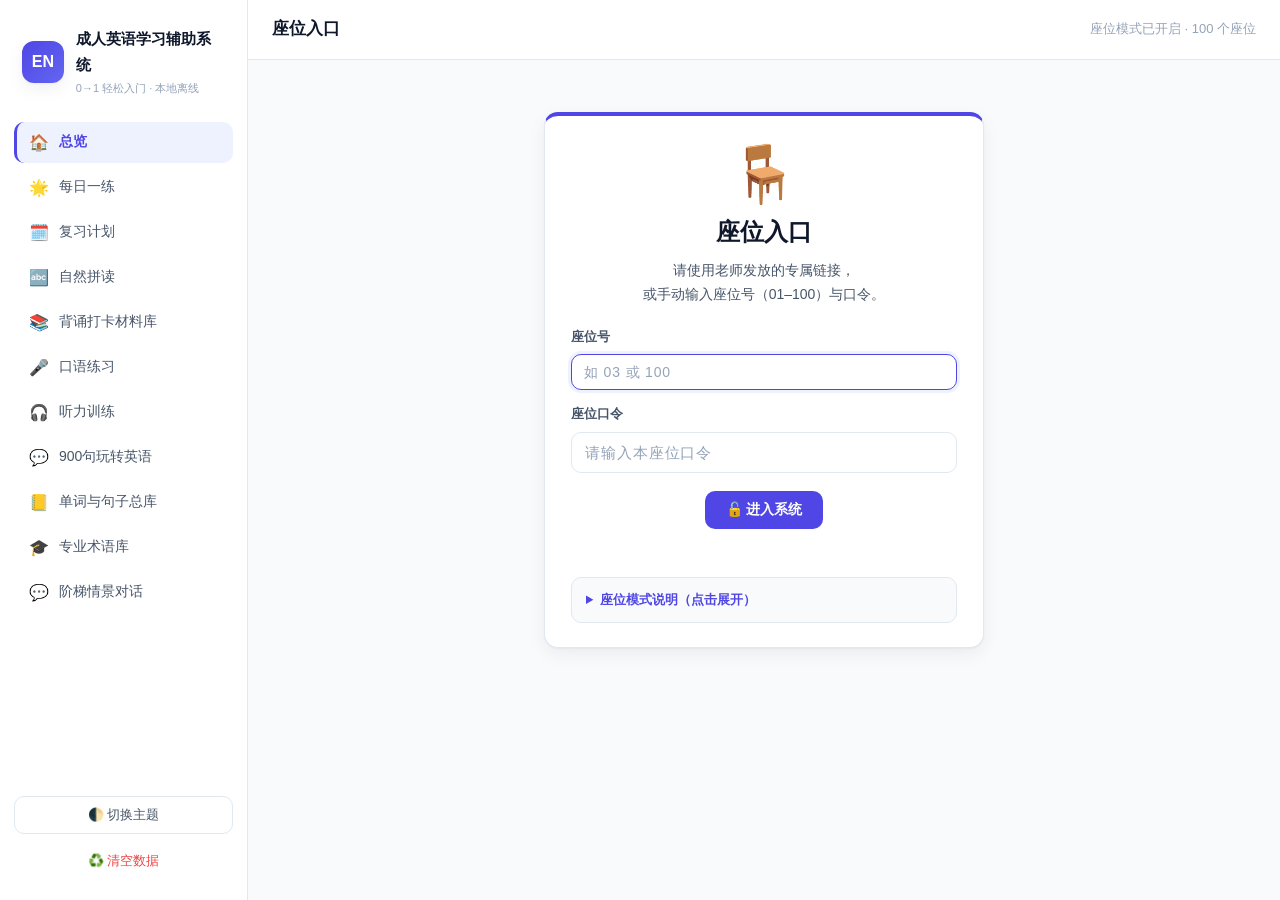
<file: index.html>
<!DOCTYPE html>
<html lang="zh-CN">
<head>
<meta charset="UTF-8" />
<meta name="viewport" content="width=device-width, initial-scale=1.0" />
<title>成人英语学习辅助系统</title>
<link rel="stylesheet" href="assets/css/styles.css" />
</head>
<body>
<div id="app">
  <!-- 侧边栏 -->
  <aside class="sidebar" id="sidebar">
    <div class="brand">
      <div class="brand-logo">EN</div>
      <div class="brand-text">
        <div class="brand-title">成人英语学习辅助系统</div>
        <div class="brand-sub">0→1 轻松入门 · 本地离线</div>
      </div>
    </div>
    <nav class="nav" id="nav">
      <button class="nav-item active" data-view="home"><span class="nav-ico">🏠</span>总览</button>
      <button class="nav-item" data-view="m1"><span class="nav-ico">🌟</span>每日一练</button>
      <button class="nav-item" data-view="m2"><span class="nav-ico">🗓️</span>复习计划</button>
      <button class="nav-item" data-view="m3"><span class="nav-ico">🔤</span>自然拼读</button>
      <button class="nav-item" data-view="m4"><span class="nav-ico">📚</span>背诵打卡材料库</button>
      <button class="nav-item" data-view="m5"><span class="nav-ico">🎤</span>口语练习</button>
      <button class="nav-item" data-view="m6"><span class="nav-ico">🎧</span>听力训练</button>
      <button class="nav-item" data-view="m7"><span class="nav-ico">💬</span>900句玩转英语</button>
      <button class="nav-item" data-view="m8"><span class="nav-ico">📒</span>单词与句子总库</button>
      <button class="nav-item" data-view="m9"><span class="nav-ico">🎓</span>专业术语库</button>
      <button class="nav-item" data-view="m10"><span class="nav-ico">💬</span>阶梯情景对话</button>
    </nav>
    <div class="sidebar-foot">
      <button class="ghost-btn" id="themeToggle">🌓 切换主题</button>
      <button class="ghost-btn danger" id="resetAll">♻️ 清空数据</button>
    </div>
  </aside>

  <!-- 主区域 -->
  <main class="main">
    <header class="topbar">
      <button class="menu-btn" id="menuBtn">☰</button>
      <div class="topbar-title" id="topTitle">总览</div>
      <span class="chip seat-badge" id="seatBadge" style="display:none"></span>
      <div class="topbar-meta" id="topMeta"></div>
    </header>
    <section class="view" id="view"></section>
  </main>
</div>

<!-- 提示气泡容器 -->
<div id="toastWrap"></div>

<!-- 打印区域（一键 PDF / 打印时显示，平时隐藏） -->
<div id="printArea"></div>

<!-- 脚本（纯前端，无后端/无构建步骤；seats.js 最先加载以建立座位命名空间） -->
<script src="assets/js/seats.js"></script>
<script src="assets/js/store.js"></script>
<script src="assets/js/engine.js"></script>
<script src="assets/js/m1.js"></script>
<script src="assets/js/m2.js"></script>
<script src="assets/js/m3.js"></script>
<script src="assets/js/m4.js"></script>
<script src="assets/js/m5.js"></script>
<script src="assets/js/m6.js"></script>
<script src="assets/js/m7.js"></script>
<script src="assets/js/m8.js"></script>
<script src="assets/js/m9.js"></script>
<script src="assets/js/m10.js"></script>
<script src="assets/js/app.js"></script>
</body>
</html>
</file>
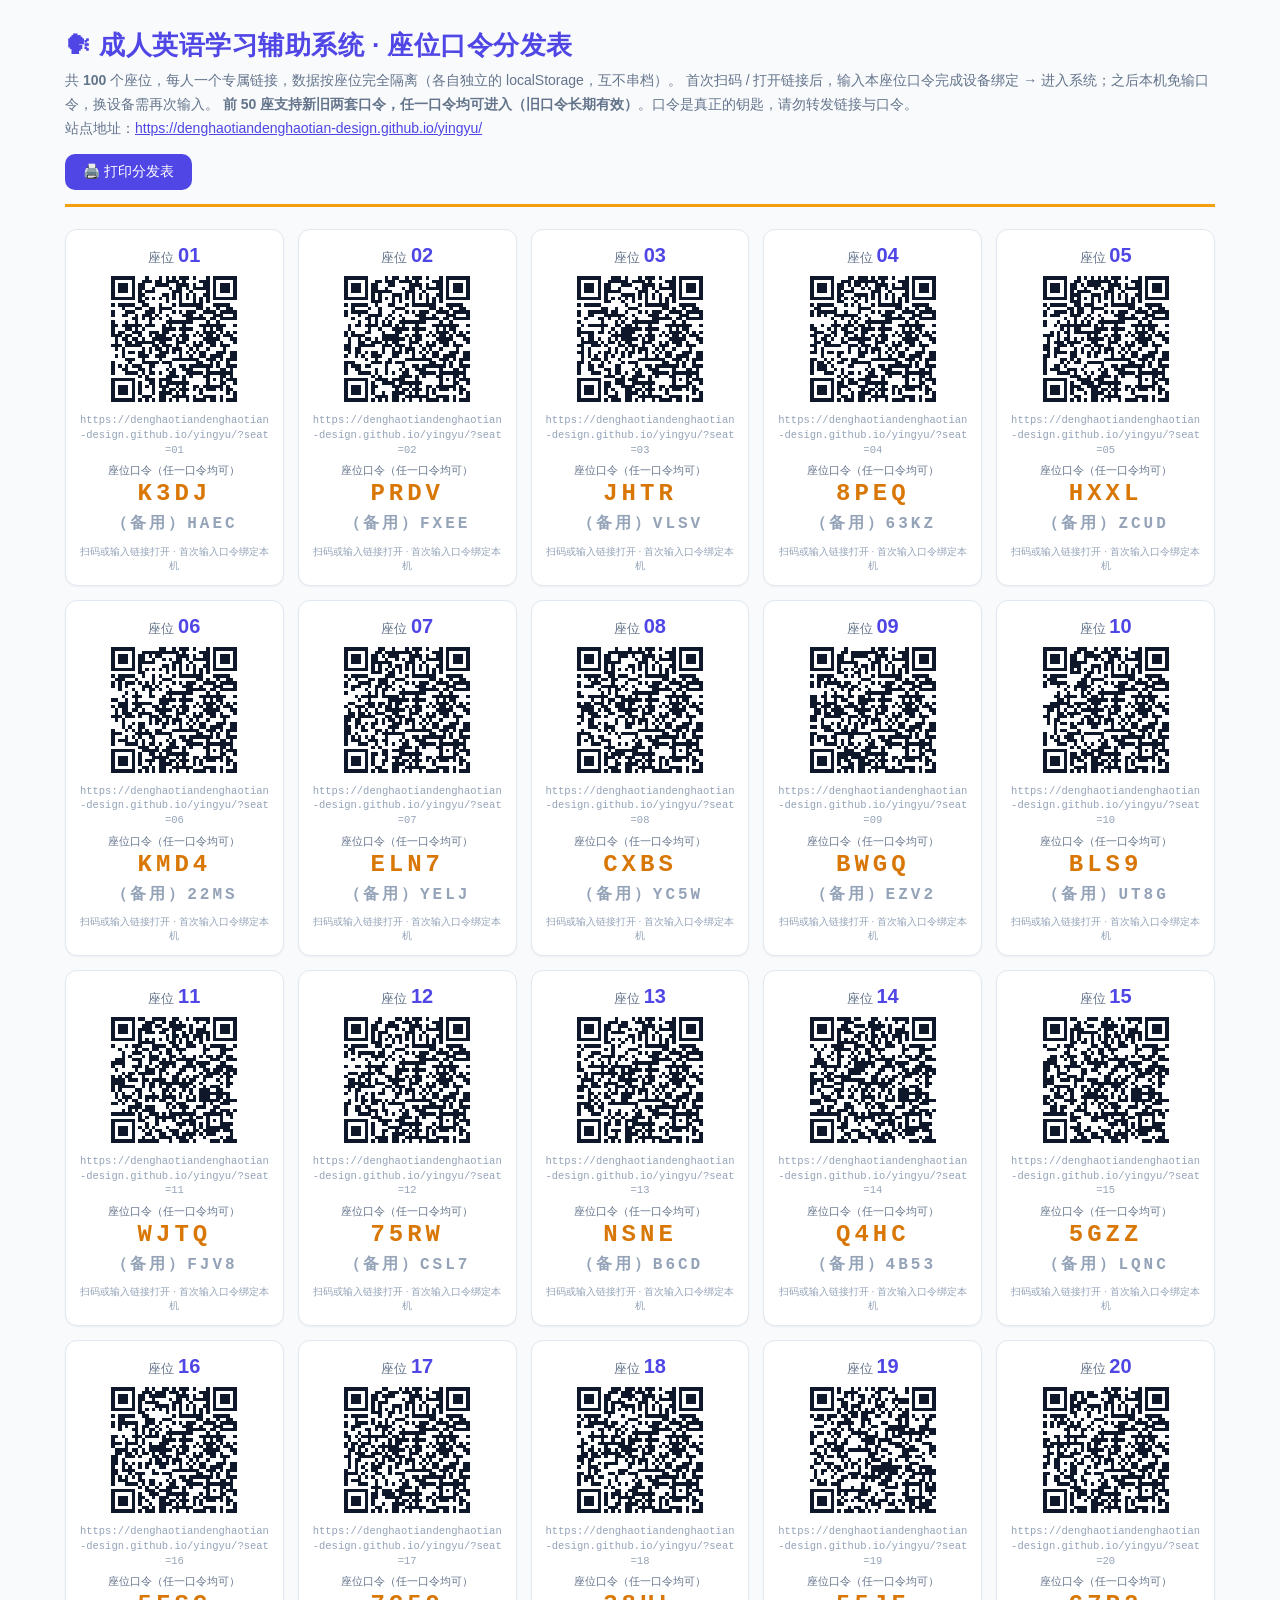
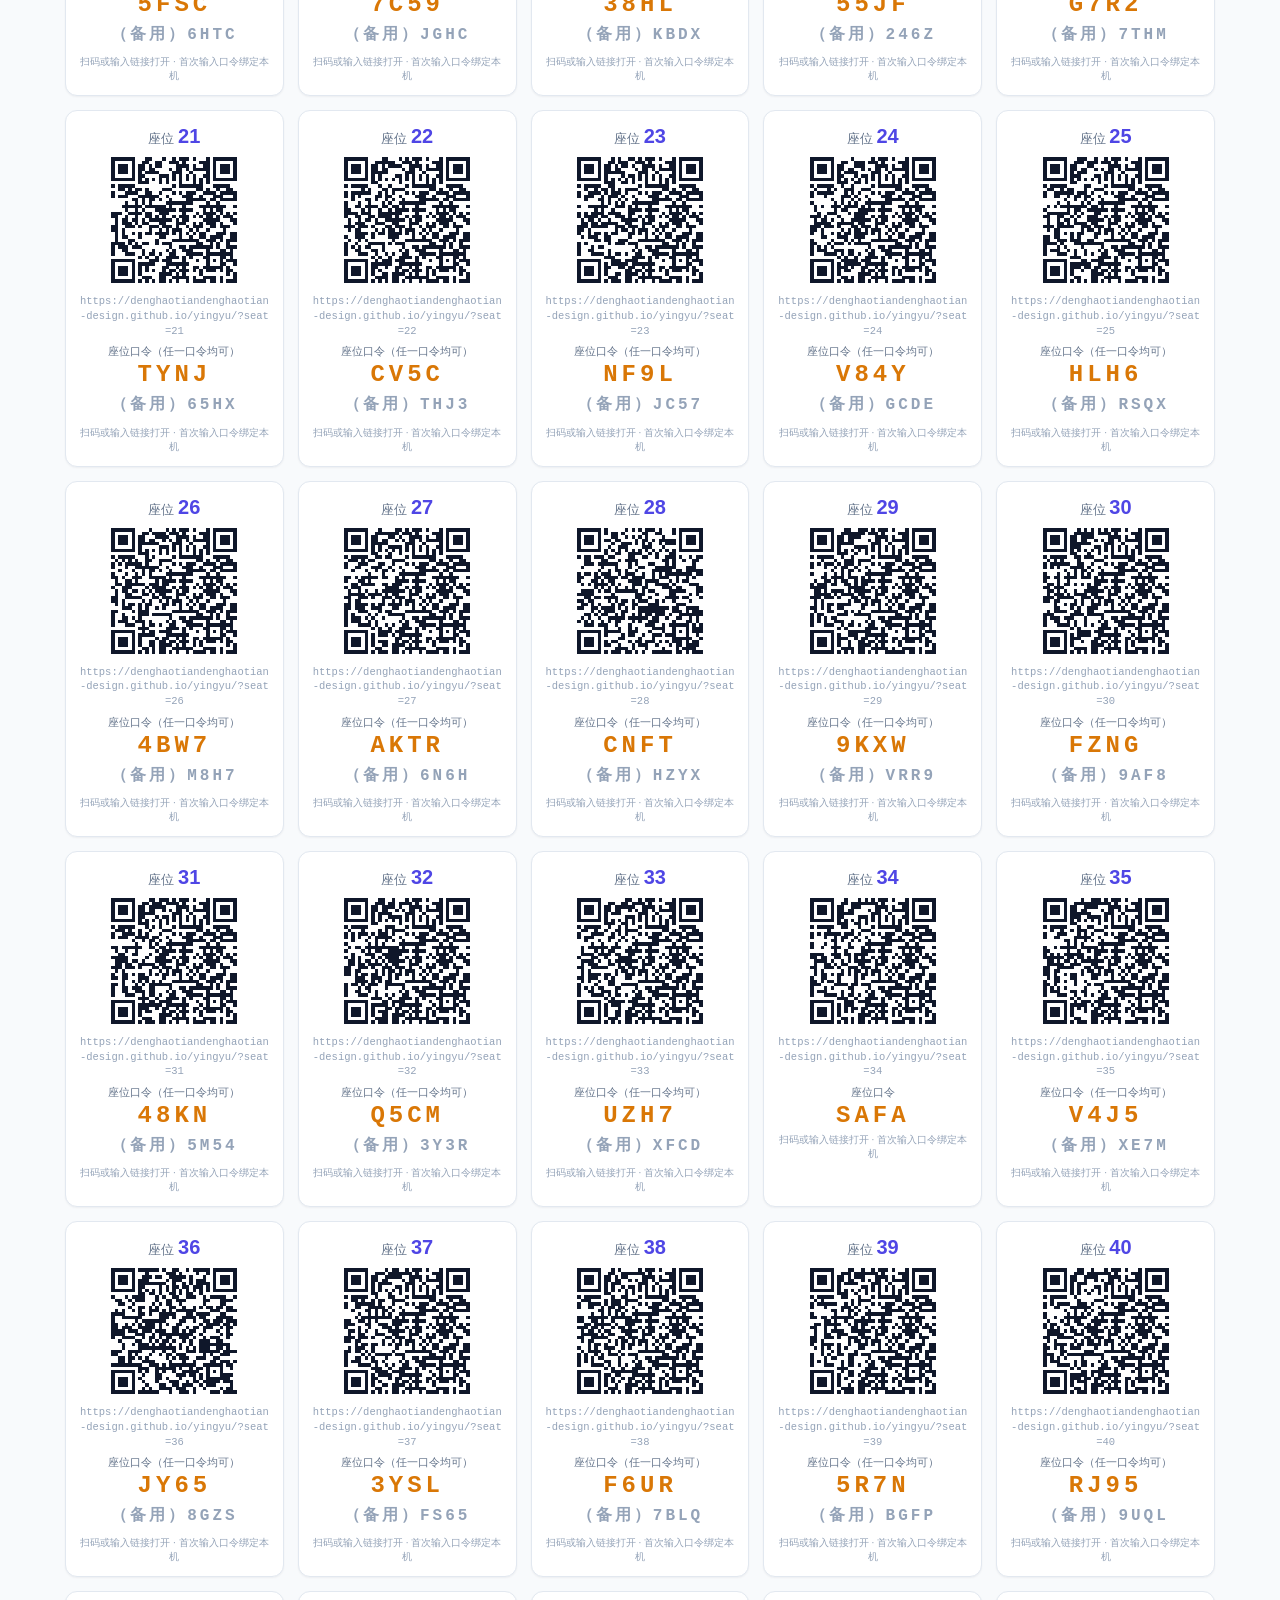
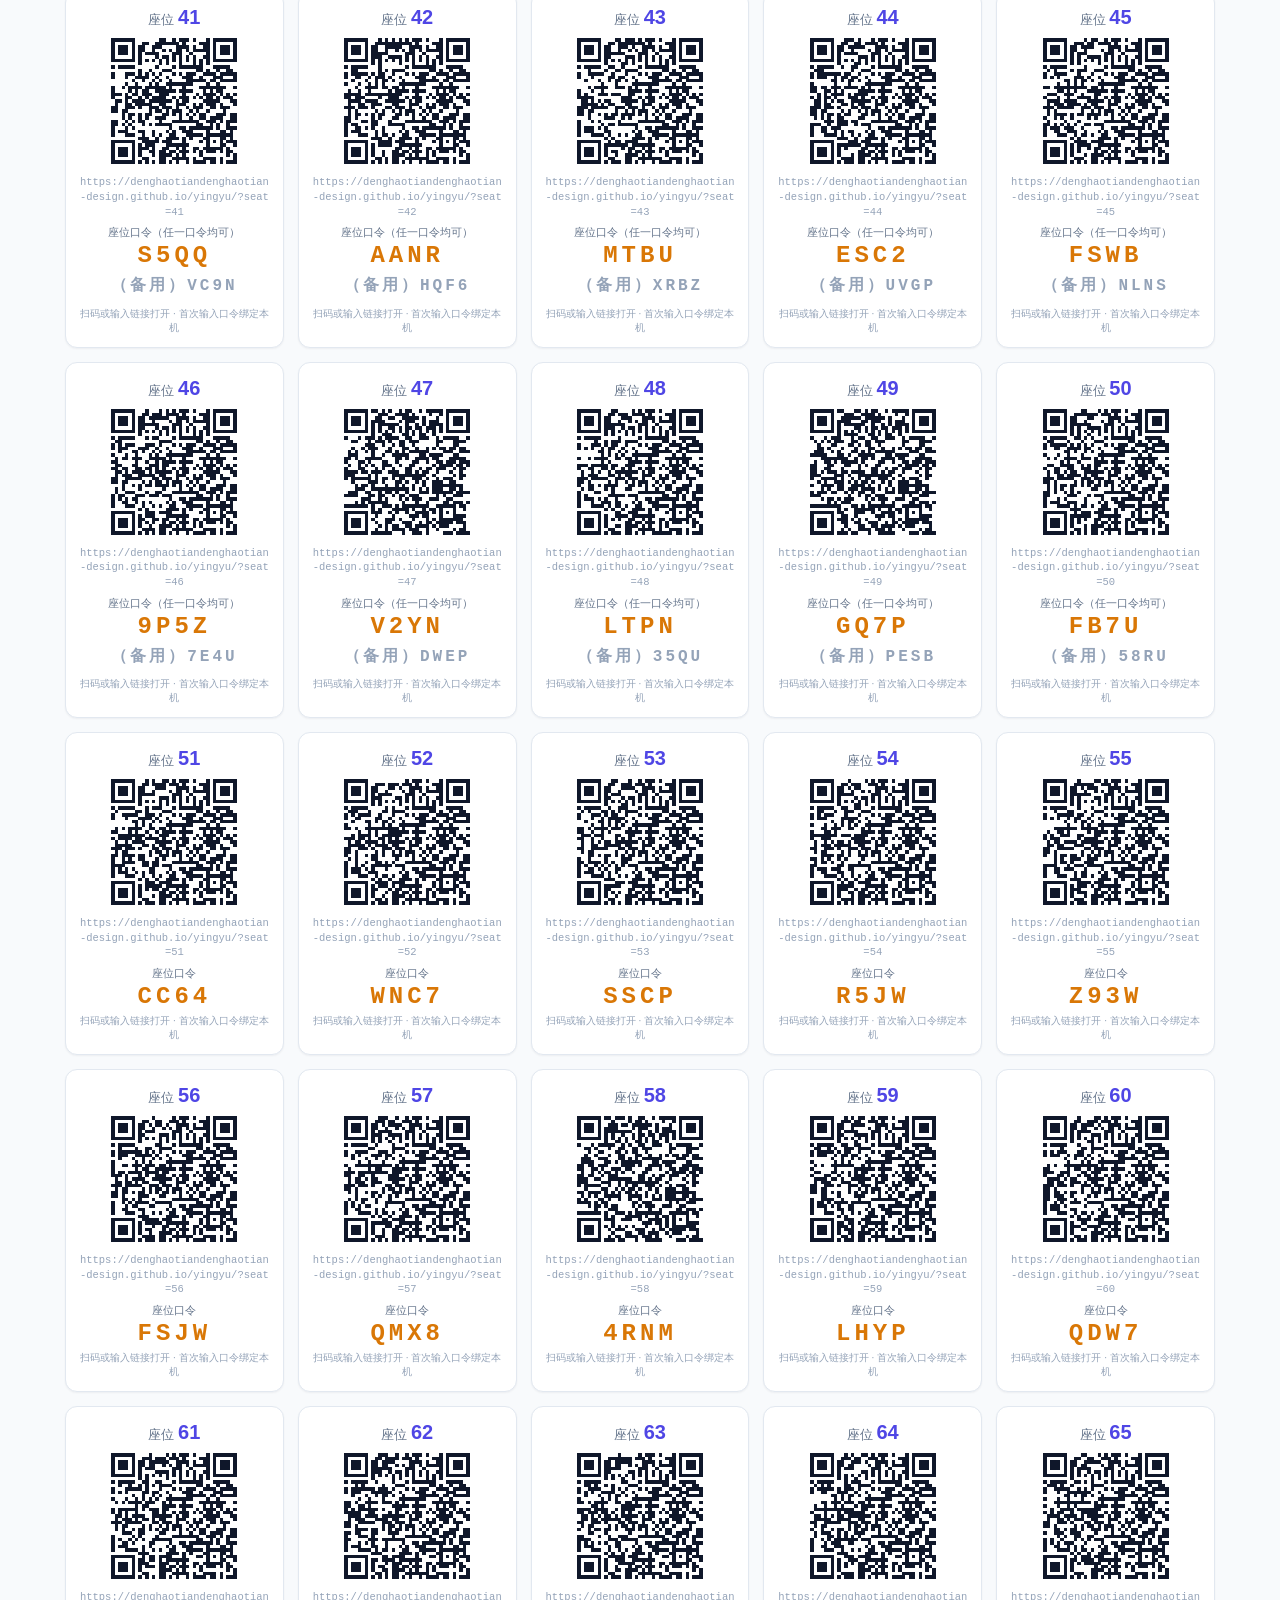
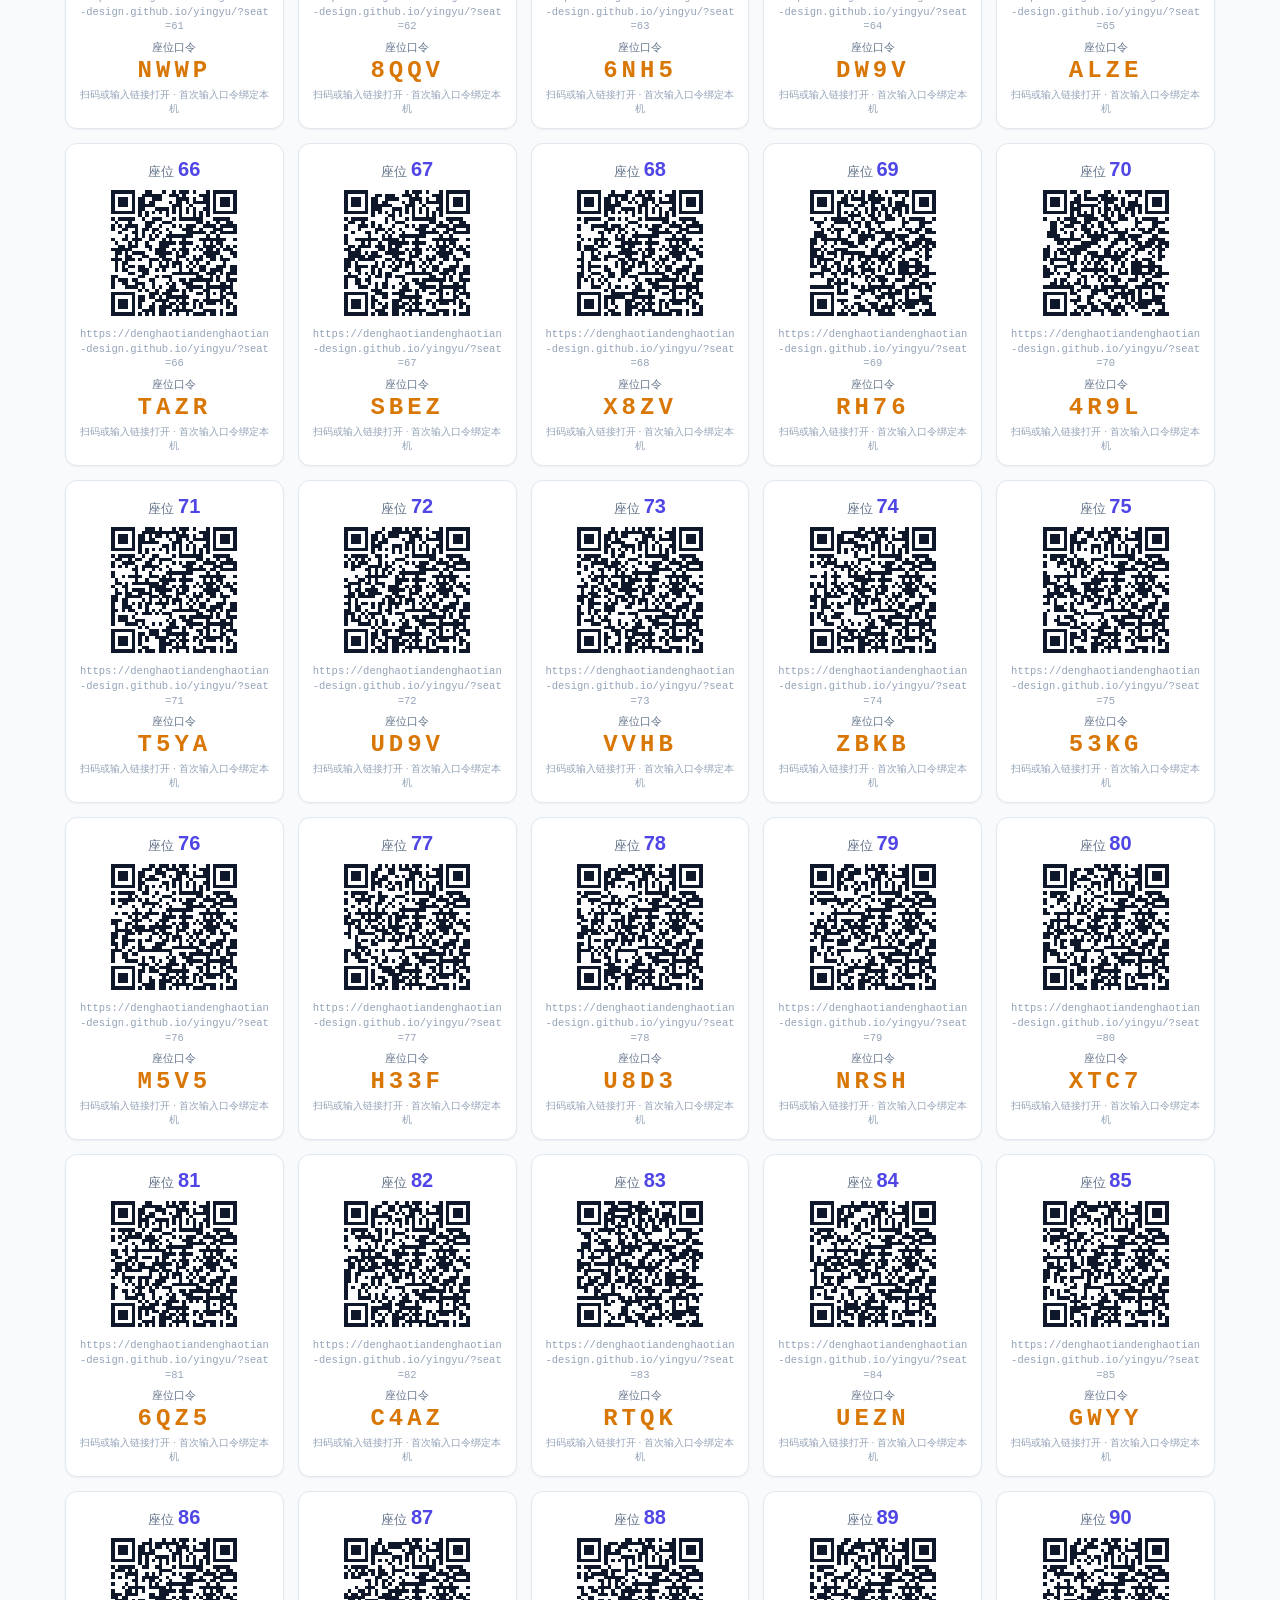
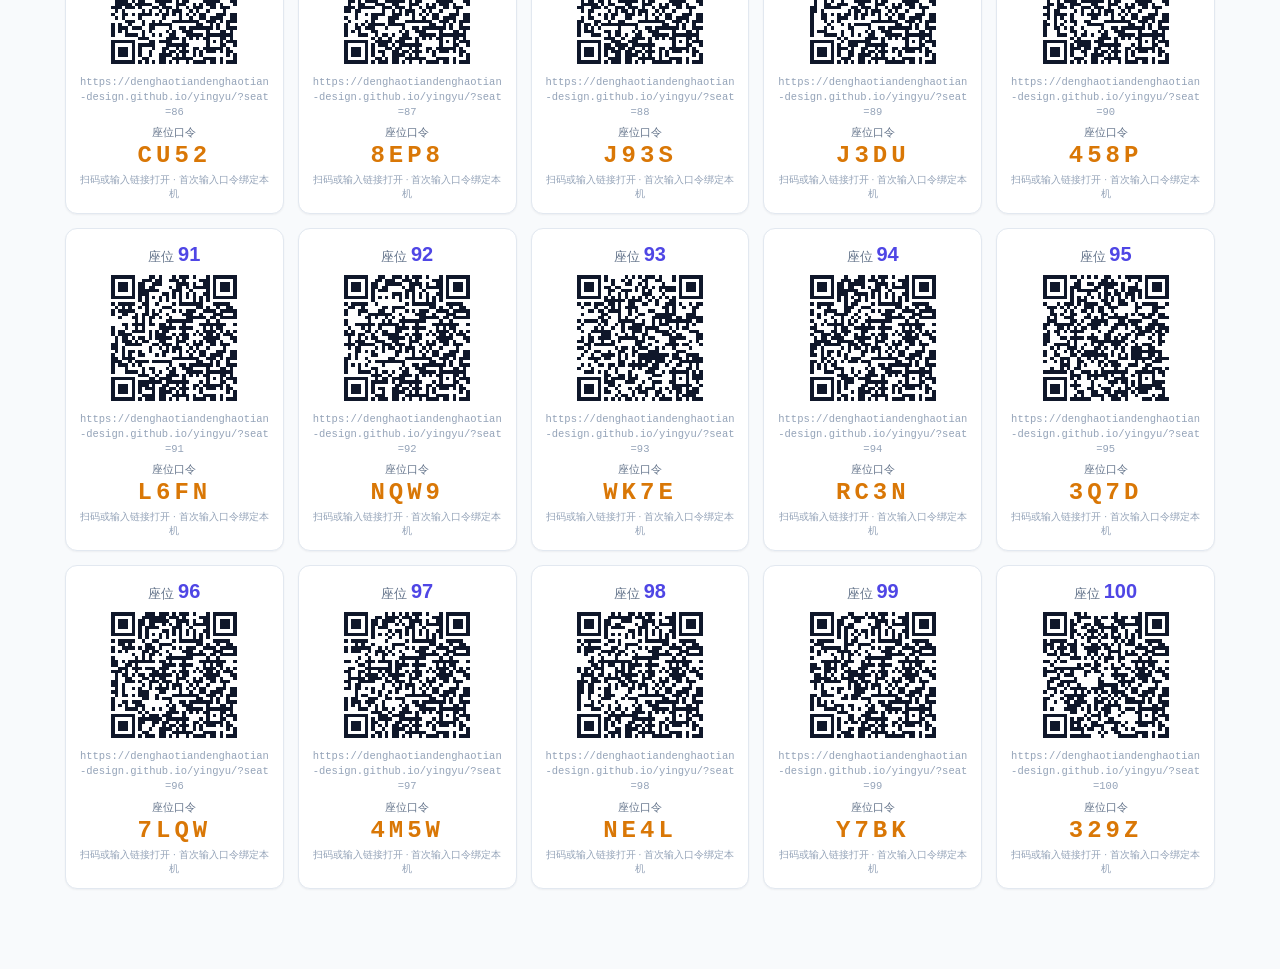
<file: seats.html>
<!DOCTYPE html>
<html lang="zh-CN">
<head>
<meta charset="utf-8">
<meta name="viewport" content="width=device-width, initial-scale=1">
<title>成人英语学习辅助系统 · 座位口令分发表</title>
<style>
  * { box-sizing: border-box; }
  body {
    margin: 0; padding: 28px 22px 60px;
    font-family: "PingFang SC","Microsoft YaHei",-apple-system,"Segoe UI",Roboto,Helvetica,Arial,sans-serif;
    background: #f8fafc; color: #0f172a;
  }
  .top { max-width: 1150px; margin: 0 auto 22px; border-bottom: 3px solid #f59e0b; padding-bottom: 14px; }
  h1 { margin: 0 0 6px; font-size: 26px; color: #4f46e5; letter-spacing: .5px; }
  .sub { margin: 0; font-size: 14px; color: #64748b; line-height: 1.7; }
  .sub a { color: #4f46e5; word-break: break-all; }
  .bar { margin: 14px 0 0; }
  .print-btn {
    display: inline-block; background: #4f46e5; color: #fff; border: none;
    padding: 9px 18px; border-radius: 10px; font-size: 14px; cursor: pointer; font-family: inherit;
  }
  .print-btn:hover { background: #4338ca; }
  .grid {
    max-width: 1150px; margin: 0 auto;
    display: grid; grid-template-columns: repeat(auto-fill, minmax(210px, 1fr)); gap: 14px;
  }
  .card {
    background: #fff; border: 1px solid #e2e8f0; border-radius: 12px;
    padding: 14px 12px 12px; text-align: center;
    box-shadow: 0 1px 2px rgba(15,23,42,.05); break-inside: avoid; page-break-inside: avoid;
  }
  .seat-no { font-size: 13px; color: #64748b; margin-bottom: 6px; }
  .seat-no span { font-size: 20px; font-weight: 800; color: #4f46e5; }
  .qr { display: flex; justify-content: center; }
  .qr svg { width: 132px; height: 132px; display: block; }
  .link {
    font-size: 10.5px; color: #94a3b8; word-break: break-all; margin: 8px 0 6px;
    line-height: 1.4; font-family: ui-monospace, Menlo, Consolas, monospace;
  }
  .pwd-label { font-size: 11px; color: #64748b; }
  .pwd { font-size: 24px; font-weight: 800; letter-spacing: 4px; color: #d97706; margin: 2px 0 4px; font-family: ui-monospace, Menlo, Consolas, monospace; }
  .pwd.sub { font-size: 16px; letter-spacing: 3px; color: #94a3b8; margin-bottom: 6px; }
  .tip { font-size: 10px; color: #94a3b8; }
  @media print {
    body { background: #fff; padding: 0; }
    .print-btn { display: none; }
    .grid { gap: 8px; }
    .card { box-shadow: none; border-color: #cbd5e1; }
    @page { size: A4; margin: 10mm; }
  }
</style>
</head>
<body>
<div class="top">
  <h1>🗣 成人英语学习辅助系统 · 座位口令分发表</h1>
  <p class="sub">共 <b>100</b> 个座位，每人一个专属链接，数据按座位完全隔离（各自独立的 localStorage，互不串档）。
  首次扫码 / 打开链接后，输入本座位口令完成设备绑定 → 进入系统；之后本机免输口令，换设备需再次输入。
  <b>前 50 座支持新旧两套口令，任一口令均可进入（旧口令长期有效）</b>。口令是真正的钥匙，请勿转发链接与口令。</p>
  <p class="sub">站点地址：<a href="https://denghaotiandenghaotian-design.github.io/yingyu/">https://denghaotiandenghaotian-design.github.io/yingyu/</a></p>
  <div class="bar"><button class="print-btn" onclick="window.print()">🖨️ 打印分发表</button></div>
</div>
<div class="grid"><div class="card">
  <div class="seat-no">座位 <span>01</span></div>
  <div class="qr"><svg xmlns="http://www.w3.org/2000/svg" width="174" height="174" viewBox="0 0 39 39" shape-rendering="crispEdges"><path fill="#ffffff" d="M0 0h39v39H0z"/><path stroke="#0f172a" d="M1 1.5h7m3 0h1m3 0h1m1 0h1m1 0h1m1 0h3m1 0h1m3 0h1m1 0h7M1 2.5h1m5 0h1m2 0h3m1 0h2m1 0h4m1 0h1m4 0h3m1 0h1m5 0h1M1 3.5h1m1 0h3m1 0h1m1 0h2m3 0h4m2 0h4m1 0h1m2 0h2m1 0h1m1 0h3m1 0h1M1 4.5h1m1 0h3m1 0h1m1 0h2m2 0h1m4 0h1m1 0h2m1 0h1m1 0h5m1 0h1m1 0h3m1 0h1M1 5.5h1m1 0h3m1 0h1m1 0h1m1 0h3m5 0h3m2 0h1m4 0h1m1 0h1m1 0h3m1 0h1M1 6.5h1m5 0h1m1 0h2m5 0h2m1 0h1m1 0h1m1 0h1m1 0h1m2 0h2m1 0h1m5 0h1M1 7.5h7m1 0h1m1 0h1m1 0h1m1 0h1m1 0h1m1 0h1m1 0h1m1 0h1m1 0h1m1 0h1m1 0h1m1 0h7M9 8.5h2m6 0h1m3 0h1m3 0h1m1 0h1m1 0h1M1 9.5h1m1 0h5m2 0h2m3 0h1m3 0h1m1 0h7m3 0h5M4 10.5h1m3 0h2m2 0h2m1 0h4m7 0h2m1 0h1m2 0h1m2 0h2M1 11.5h1m3 0h3m3 0h3m1 0h1m3 0h1m1 0h1m1 0h3m2 0h4m1 0h5M1 12.5h1m2 0h2m2 0h1m1 0h3m1 0h1m2 0h1m4 0h3m2 0h1m3 0h3m3 0h1M7 13.5h2m1 0h1m1 0h2m1 0h1m2 0h1m4 0h6m1 0h2m1 0h5M1 14.5h1m3 0h1m2 0h1m3 0h1m4 0h8m4 0h1m2 0h1M1 15.5h2m1 0h6m1 0h3m2 0h1m1 0h1m3 0h1m4 0h8m2 0h1M1 16.5h1m3 0h2m1 0h1m1 0h1m5 0h4m1 0h4m3 0h1m1 0h1m1 0h2M1 17.5h1m1 0h2m2 0h3m2 0h3m1 0h2m4 0h1m3 0h1m1 0h4m1 0h1m1 0h1m1 0h1M1 18.5h3m1 0h2m2 0h1m2 0h1m1 0h3m2 0h1m1 0h3m1 0h1m1 0h1m1 0h2m1 0h1m1 0h3M2 19.5h1m1 0h2m1 0h2m1 0h1m2 0h6m1 0h1m1 0h2m4 0h5m3 0h2M2 20.5h1m2 0h2m1 0h6m1 0h2m3 0h3m2 0h1m1 0h1m1 0h3m1 0h1m3 0h1M1 21.5h3m1 0h5m3 0h2m1 0h3m1 0h1m2 0h1m1 0h3m2 0h2m1 0h3M2 22.5h1m1 0h1m5 0h1m1 0h1m1 0h2m1 0h1m1 0h3m2 0h1m1 0h1m2 0h1m4 0h1M4 23.5h1m1 0h2m1 0h2m1 0h1m2 0h3m1 0h1m1 0h1m1 0h1m1 0h1m1 0h2m3 0h3m1 0h2M2 24.5h1m1 0h1m4 0h3m2 0h3m4 0h1m2 0h1m2 0h2m1 0h4m2 0h2M5 25.5h3m2 0h1m4 0h1m3 0h8m2 0h3m1 0h1m1 0h3M1 26.5h1m4 0h1m3 0h5m1 0h3m7 0h2m2 0h1m1 0h1m2 0h1M1 27.5h1m1 0h1m1 0h1m1 0h3m2 0h2m4 0h1m2 0h2m1 0h7m1 0h1m2 0h3M1 28.5h1m2 0h2m3 0h2m1 0h1m4 0h1m1 0h1m2 0h3m4 0h1m3 0h2m1 0h1M1 29.5h1m3 0h4m1 0h1m1 0h2m1 0h1m2 0h2m3 0h5m1 0h8M9 30.5h1m1 0h1m5 0h4m1 0h1m1 0h1m3 0h2m3 0h2m1 0h1M1 31.5h7m3 0h3m1 0h4m3 0h1m6 0h1m1 0h1m1 0h1m1 0h3M1 32.5h1m5 0h1m1 0h1m2 0h2m1 0h1m1 0h7m5 0h1m3 0h2m2 0h1M1 33.5h1m1 0h3m1 0h1m1 0h1m1 0h1m1 0h1m1 0h3m2 0h1m1 0h1m2 0h2m1 0h6m1 0h1M1 34.5h1m1 0h3m1 0h1m1 0h1m3 0h1m2 0h1m1 0h2m1 0h3m1 0h1m1 0h1m1 0h3m1 0h1m1 0h2M1 35.5h1m1 0h3m1 0h1m1 0h1m3 0h1m1 0h4m1 0h1m1 0h1m4 0h1m7 0h1m1 0h1M1 36.5h1m5 0h1m2 0h3m2 0h2m2 0h5m1 0h1m2 0h4m1 0h1m3 0h1M1 37.5h7m1 0h1m1 0h1m1 0h1m1 0h2m1 0h1m1 0h1m2 0h1m1 0h4m1 0h2m1 0h1m1 0h3"/></svg>
</div>
  <div class="link">https://denghaotiandenghaotian-design.github.io/yingyu/?seat=01</div>
  <div class="pwd-label">座位口令（任一口令均可）</div>
  <div class="pwd">K3DJ</div><div class="pwd sub">（备用）HAEC</div>
  <div class="tip">扫码或输入链接打开 · 首次输入口令绑定本机</div>
</div><div class="card">
  <div class="seat-no">座位 <span>02</span></div>
  <div class="qr"><svg xmlns="http://www.w3.org/2000/svg" width="174" height="174" viewBox="0 0 39 39" shape-rendering="crispEdges"><path fill="#ffffff" d="M0 0h39v39H0z"/><path stroke="#0f172a" d="M1 1.5h7m5 0h1m1 0h2m2 0h1m1 0h3m1 0h1m3 0h1m1 0h7M1 2.5h1m5 0h1m2 0h2m1 0h3m1 0h4m1 0h1m4 0h3m1 0h1m5 0h1M1 3.5h1m1 0h3m1 0h1m1 0h2m3 0h2m4 0h4m1 0h1m2 0h2m1 0h1m1 0h3m1 0h1M1 4.5h1m1 0h3m1 0h1m1 0h2m2 0h1m4 0h1m1 0h2m1 0h1m1 0h5m1 0h1m1 0h3m1 0h1M1 5.5h1m1 0h3m1 0h1m1 0h6m4 0h3m2 0h1m4 0h1m1 0h1m1 0h3m1 0h1M1 6.5h1m5 0h1m1 0h1m1 0h1m3 0h3m1 0h1m1 0h1m1 0h1m1 0h1m2 0h2m1 0h1m5 0h1M1 7.5h7m1 0h1m1 0h1m1 0h1m1 0h1m1 0h1m1 0h1m1 0h1m1 0h1m1 0h1m1 0h1m1 0h1m1 0h7M9 8.5h3m3 0h1m1 0h1m3 0h1m3 0h1m1 0h1m1 0h1M1 9.5h1m1 0h5m2 0h1m3 0h2m3 0h1m1 0h7m3 0h5M3 10.5h1m4 0h1m2 0h1m4 0h3m7 0h2m1 0h1m2 0h1m2 0h2M1 11.5h1m1 0h5m3 0h1m3 0h1m3 0h1m1 0h1m1 0h3m2 0h4m1 0h5M1 12.5h1m3 0h1m2 0h4m2 0h1m2 0h1m4 0h3m2 0h1m3 0h3m3 0h1M3 13.5h1m3 0h2m1 0h1m2 0h1m1 0h1m2 0h1m4 0h6m1 0h2m1 0h5M5 14.5h1m2 0h1m1 0h1m1 0h1m1 0h1m2 0h8m4 0h1m2 0h1M2 15.5h1m1 0h2m1 0h4m1 0h3m1 0h1m1 0h1m3 0h1m4 0h8m2 0h1M2 16.5h1m5 0h1m2 0h1m3 0h5m1 0h4m3 0h1m1 0h1m1 0h2M1 17.5h1m1 0h1m3 0h2m3 0h1m3 0h2m4 0h1m3 0h1m1 0h4m1 0h1m1 0h1m1 0h1M1 18.5h1m1 0h4m5 0h5m2 0h1m1 0h3m1 0h1m1 0h1m1 0h2m1 0h1m1 0h3M2 19.5h1m2 0h1m1 0h2m1 0h1m1 0h7m1 0h1m1 0h2m4 0h5m3 0h2M2 20.5h1m2 0h2m2 0h3m1 0h1m1 0h2m3 0h3m2 0h1m1 0h1m1 0h3m1 0h1m3 0h1M1 21.5h2m2 0h5m2 0h3m1 0h3m1 0h1m2 0h1m1 0h3m2 0h2m1 0h3M1 22.5h2m1 0h2m6 0h1m2 0h1m1 0h1m1 0h3m2 0h1m1 0h1m2 0h1m4 0h1M2 23.5h1m1 0h2m1 0h1m1 0h2m1 0h1m2 0h3m1 0h1m1 0h1m1 0h1m1 0h1m1 0h2m3 0h3m1 0h2M1 24.5h1m2 0h1m1 0h1m2 0h3m3 0h2m4 0h1m2 0h1m2 0h2m1 0h4m2 0h2M7 25.5h1m2 0h1m3 0h1m4 0h8m2 0h3m1 0h1m1 0h3M1 26.5h3m5 0h3m1 0h2m1 0h3m7 0h2m2 0h1m1 0h1m2 0h1M1 27.5h1m1 0h3m1 0h2m4 0h1m4 0h1m2 0h2m1 0h7m1 0h1m2 0h3M1 28.5h1m2 0h2m4 0h1m2 0h1m3 0h1m1 0h1m2 0h3m4 0h1m3 0h2m1 0h1M1 29.5h1m3 0h4m1 0h1m2 0h1m1 0h1m2 0h2m3 0h5m1 0h8M9 30.5h1m1 0h1m5 0h4m1 0h1m1 0h1m3 0h2m3 0h2m1 0h1M1 31.5h7m2 0h4m1 0h4m3 0h1m6 0h1m1 0h1m1 0h1m1 0h3M1 32.5h1m5 0h1m1 0h1m2 0h4m1 0h7m5 0h1m3 0h2m2 0h1M1 33.5h1m1 0h3m1 0h1m1 0h2m4 0h3m2 0h1m1 0h1m2 0h2m1 0h6m1 0h1M1 34.5h1m1 0h3m1 0h1m1 0h1m6 0h1m1 0h2m1 0h3m1 0h1m1 0h1m1 0h3m1 0h1m1 0h2M1 35.5h1m1 0h3m1 0h1m1 0h1m2 0h1m2 0h4m1 0h1m1 0h1m2 0h1m1 0h1m7 0h1m1 0h1M1 36.5h1m5 0h1m2 0h4m1 0h2m2 0h7m2 0h4m1 0h1m3 0h1M1 37.5h7m1 0h1m1 0h1m1 0h1m1 0h2m1 0h1m1 0h1m2 0h1m1 0h4m1 0h2m1 0h1m1 0h3"/></svg>
</div>
  <div class="link">https://denghaotiandenghaotian-design.github.io/yingyu/?seat=02</div>
  <div class="pwd-label">座位口令（任一口令均可）</div>
  <div class="pwd">PRDV</div><div class="pwd sub">（备用）FXEE</div>
  <div class="tip">扫码或输入链接打开 · 首次输入口令绑定本机</div>
</div><div class="card">
  <div class="seat-no">座位 <span>03</span></div>
  <div class="qr"><svg xmlns="http://www.w3.org/2000/svg" width="174" height="174" viewBox="0 0 39 39" shape-rendering="crispEdges"><path fill="#ffffff" d="M0 0h39v39H0z"/><path stroke="#0f172a" d="M1 1.5h7m3 0h3m1 0h1m3 0h1m1 0h3m1 0h1m3 0h1m1 0h7M1 2.5h1m5 0h1m2 0h6m1 0h4m1 0h1m4 0h3m1 0h1m5 0h1M1 3.5h1m1 0h3m1 0h1m1 0h2m3 0h3m3 0h4m1 0h1m2 0h2m1 0h1m1 0h3m1 0h1M1 4.5h1m1 0h3m1 0h1m1 0h2m2 0h1m4 0h1m1 0h2m1 0h1m1 0h5m1 0h1m1 0h3m1 0h1M1 5.5h1m1 0h3m1 0h1m1 0h5m5 0h3m2 0h1m4 0h1m1 0h1m1 0h3m1 0h1M1 6.5h1m5 0h1m1 0h1m4 0h4m1 0h1m1 0h1m1 0h1m1 0h1m2 0h2m1 0h1m5 0h1M1 7.5h7m1 0h1m1 0h1m1 0h1m1 0h1m1 0h1m1 0h1m1 0h1m1 0h1m1 0h1m1 0h1m1 0h1m1 0h7M9 8.5h2m3 0h1m2 0h1m3 0h1m3 0h1m1 0h1m1 0h1M1 9.5h1m1 0h5m7 0h1m3 0h1m1 0h7m3 0h5M8 10.5h2m2 0h1m3 0h3m7 0h2m1 0h1m2 0h1m2 0h2M1 11.5h1m2 0h6m1 0h2m2 0h1m3 0h1m1 0h1m1 0h3m2 0h4m1 0h5M1 12.5h1m2 0h2m3 0h6m2 0h1m4 0h3m2 0h1m3 0h3m3 0h1M3 13.5h1m3 0h2m1 0h1m2 0h1m1 0h1m2 0h1m4 0h6m1 0h2m1 0h5M1 14.5h1m6 0h1m3 0h1m1 0h1m2 0h8m4 0h1m2 0h1M2 15.5h1m1 0h6m2 0h2m1 0h2m1 0h1m3 0h1m4 0h8m2 0h1M1 16.5h1m6 0h1m2 0h1m2 0h6m1 0h4m3 0h1m1 0h1m1 0h2M1 17.5h5m1 0h2m1 0h1m1 0h1m1 0h4m4 0h1m3 0h1m1 0h4m1 0h1m1 0h1m1 0h1M1 18.5h1m2 0h2m5 0h6m2 0h1m1 0h3m1 0h1m1 0h1m1 0h2m1 0h1m1 0h3M2 19.5h1m1 0h2m1 0h1m2 0h1m1 0h1m1 0h5m1 0h1m1 0h2m4 0h5m3 0h2M2 20.5h5m1 0h1m1 0h2m1 0h1m1 0h2m3 0h3m2 0h1m1 0h1m1 0h3m1 0h1m3 0h1M1 21.5h2m2 0h3m1 0h1m3 0h2m1 0h3m1 0h1m2 0h1m1 0h3m2 0h2m1 0h3M2 22.5h1m1 0h1m5 0h1m1 0h1m2 0h1m1 0h1m1 0h3m2 0h1m1 0h1m2 0h1m4 0h1M1 23.5h2m1 0h1m2 0h1m1 0h2m1 0h1m1 0h1m1 0h2m1 0h1m1 0h1m1 0h1m1 0h1m1 0h2m3 0h3m1 0h2M2 24.5h1m1 0h1m1 0h1m2 0h1m1 0h1m2 0h1m1 0h1m4 0h1m2 0h1m2 0h2m1 0h4m2 0h2M2 25.5h1m2 0h3m1 0h1m3 0h1m5 0h8m2 0h3m1 0h1m1 0h3M1 26.5h2m1 0h1m3 0h1m1 0h1m3 0h1m1 0h3m7 0h2m2 0h1m1 0h1m2 0h1M1 27.5h1m2 0h2m1 0h2m3 0h2m4 0h1m2 0h2m1 0h7m1 0h1m2 0h3M1 28.5h1m2 0h2m3 0h2m1 0h2m3 0h1m1 0h1m2 0h3m4 0h1m3 0h2m1 0h1M1 29.5h1m3 0h3m2 0h1m1 0h2m1 0h1m2 0h2m3 0h5m1 0h8M9 30.5h3m2 0h1m2 0h4m1 0h1m1 0h1m3 0h2m3 0h2m1 0h1M1 31.5h7m4 0h3m1 0h3m3 0h1m6 0h1m1 0h1m1 0h1m1 0h3M1 32.5h1m5 0h1m1 0h2m1 0h3m2 0h7m5 0h1m3 0h2m2 0h1M1 33.5h1m1 0h3m1 0h1m1 0h2m3 0h4m2 0h1m1 0h1m2 0h2m1 0h6m1 0h1M1 34.5h1m1 0h3m1 0h1m1 0h1m1 0h1m3 0h2m1 0h2m1 0h3m1 0h1m1 0h1m1 0h3m1 0h1m1 0h2M1 35.5h1m1 0h3m1 0h1m1 0h1m2 0h1m2 0h4m1 0h1m1 0h1m4 0h1m7 0h1m1 0h1M1 36.5h1m5 0h1m2 0h3m2 0h2m2 0h7m2 0h4m1 0h1m3 0h1M1 37.5h7m1 0h1m1 0h3m1 0h2m1 0h1m1 0h1m2 0h1m1 0h4m1 0h2m1 0h1m1 0h3"/></svg>
</div>
  <div class="link">https://denghaotiandenghaotian-design.github.io/yingyu/?seat=03</div>
  <div class="pwd-label">座位口令（任一口令均可）</div>
  <div class="pwd">JHTR</div><div class="pwd sub">（备用）VLSV</div>
  <div class="tip">扫码或输入链接打开 · 首次输入口令绑定本机</div>
</div><div class="card">
  <div class="seat-no">座位 <span>04</span></div>
  <div class="qr"><svg xmlns="http://www.w3.org/2000/svg" width="174" height="174" viewBox="0 0 39 39" shape-rendering="crispEdges"><path fill="#ffffff" d="M0 0h39v39H0z"/><path stroke="#0f172a" d="M1 1.5h7m4 0h2m1 0h3m1 0h1m1 0h3m1 0h1m3 0h1m1 0h7M1 2.5h1m5 0h1m2 0h3m1 0h7m1 0h1m4 0h3m1 0h1m5 0h1M1 3.5h1m1 0h3m1 0h1m1 0h2m1 0h1m1 0h2m1 0h1m2 0h4m1 0h1m2 0h2m1 0h1m1 0h3m1 0h1M1 4.5h1m1 0h3m1 0h1m1 0h2m2 0h1m2 0h1m1 0h1m1 0h2m1 0h1m1 0h5m1 0h1m1 0h3m1 0h1M1 5.5h1m1 0h3m1 0h1m1 0h1m1 0h3m5 0h3m2 0h1m4 0h1m1 0h1m1 0h3m1 0h1M1 6.5h1m5 0h1m1 0h2m3 0h4m1 0h1m1 0h1m1 0h1m1 0h1m2 0h2m1 0h1m5 0h1M1 7.5h7m1 0h1m1 0h1m1 0h1m1 0h1m1 0h1m1 0h1m1 0h1m1 0h1m1 0h1m1 0h1m1 0h1m1 0h7M9 8.5h2m3 0h1m2 0h1m3 0h1m3 0h1m1 0h1m1 0h1M1 9.5h1m1 0h5m3 0h1m1 0h1m1 0h1m3 0h1m1 0h7m3 0h5M2 10.5h2m4 0h1m6 0h4m7 0h2m1 0h1m2 0h1m2 0h2M1 11.5h1m1 0h6m2 0h1m3 0h1m3 0h1m1 0h1m1 0h3m2 0h4m1 0h5M1 12.5h1m1 0h1m1 0h1m2 0h7m2 0h1m4 0h3m2 0h1m3 0h3m3 0h1M7 13.5h1m2 0h1m2 0h1m1 0h1m2 0h1m4 0h6m1 0h2m1 0h5M8 14.5h1m3 0h1m1 0h1m2 0h8m4 0h1m2 0h1M1 15.5h1m2 0h1m2 0h3m1 0h3m1 0h2m1 0h1m3 0h1m4 0h8m2 0h1M1 16.5h2m3 0h1m1 0h1m1 0h2m2 0h1m1 0h4m1 0h4m3 0h1m1 0h1m1 0h2M2 17.5h3m2 0h2m2 0h3m2 0h2m4 0h1m3 0h1m1 0h4m1 0h1m1 0h1m1 0h1M1 18.5h2m2 0h2m1 0h1m2 0h1m2 0h1m1 0h1m2 0h1m1 0h3m1 0h1m1 0h1m1 0h2m1 0h1m1 0h3M2 19.5h1m1 0h2m1 0h1m2 0h1m1 0h7m1 0h1m1 0h2m4 0h5m3 0h2M2 20.5h2m1 0h2m3 0h2m3 0h2m3 0h3m2 0h1m1 0h1m1 0h3m1 0h1m3 0h1M1 21.5h2m2 0h5m2 0h3m1 0h3m1 0h1m2 0h1m1 0h3m2 0h2m1 0h3M2 22.5h1m1 0h1m7 0h1m2 0h1m1 0h1m1 0h3m2 0h1m1 0h1m2 0h1m4 0h1M1 23.5h2m1 0h1m1 0h2m1 0h2m1 0h1m2 0h3m1 0h1m1 0h1m1 0h1m1 0h1m1 0h2m3 0h3m1 0h2M4 24.5h1m4 0h1m5 0h2m4 0h1m2 0h1m2 0h2m1 0h4m2 0h2M1 25.5h2m2 0h1m1 0h1m2 0h2m1 0h2m4 0h8m2 0h3m1 0h1m1 0h3M1 26.5h1m1 0h2m1 0h1m2 0h2m2 0h6m7 0h2m2 0h1m1 0h1m2 0h1M1 27.5h1m1 0h3m1 0h1m4 0h2m4 0h1m2 0h2m1 0h7m1 0h1m2 0h3M1 28.5h1m1 0h3m2 0h1m1 0h1m6 0h1m1 0h1m2 0h3m4 0h1m3 0h2m1 0h1M1 29.5h1m3 0h3m2 0h1m1 0h2m1 0h1m2 0h2m3 0h5m1 0h8M9 30.5h1m1 0h1m5 0h4m1 0h1m1 0h1m3 0h2m3 0h2m1 0h1M1 31.5h7m2 0h1m1 0h2m1 0h4m3 0h1m6 0h1m1 0h1m1 0h1m1 0h3M1 32.5h1m5 0h1m1 0h2m1 0h3m2 0h7m5 0h1m3 0h2m2 0h1M1 33.5h1m1 0h3m1 0h1m1 0h3m3 0h3m2 0h1m1 0h1m2 0h2m1 0h6m1 0h1M1 34.5h1m1 0h3m1 0h1m1 0h1m2 0h1m3 0h1m1 0h2m1 0h3m1 0h1m1 0h1m1 0h3m1 0h1m1 0h2M1 35.5h1m1 0h3m1 0h1m1 0h1m3 0h1m1 0h4m1 0h1m1 0h1m2 0h1m1 0h1m7 0h1m1 0h1M1 36.5h1m5 0h1m2 0h2m1 0h1m1 0h2m2 0h5m4 0h4m1 0h1m3 0h1M1 37.5h7m1 0h1m1 0h3m1 0h2m1 0h1m1 0h1m2 0h1m1 0h4m1 0h2m1 0h1m1 0h3"/></svg>
</div>
  <div class="link">https://denghaotiandenghaotian-design.github.io/yingyu/?seat=04</div>
  <div class="pwd-label">座位口令（任一口令均可）</div>
  <div class="pwd">8PEQ</div><div class="pwd sub">（备用）63KZ</div>
  <div class="tip">扫码或输入链接打开 · 首次输入口令绑定本机</div>
</div><div class="card">
  <div class="seat-no">座位 <span>05</span></div>
  <div class="qr"><svg xmlns="http://www.w3.org/2000/svg" width="174" height="174" viewBox="0 0 39 39" shape-rendering="crispEdges"><path fill="#ffffff" d="M0 0h39v39H0z"/><path stroke="#0f172a" d="M1 1.5h7m3 0h1m1 0h1m1 0h1m1 0h1m1 0h1m1 0h3m1 0h1m3 0h1m1 0h7M1 2.5h1m5 0h1m2 0h2m2 0h7m1 0h1m4 0h3m1 0h1m5 0h1M1 3.5h1m1 0h3m1 0h1m1 0h2m1 0h1m1 0h4m2 0h4m1 0h1m2 0h2m1 0h1m1 0h3m1 0h1M1 4.5h1m1 0h3m1 0h1m1 0h2m2 0h1m2 0h1m1 0h1m1 0h2m1 0h1m1 0h5m1 0h1m1 0h3m1 0h1M1 5.5h1m1 0h3m1 0h1m1 0h1m1 0h4m4 0h3m2 0h1m4 0h1m1 0h1m1 0h3m1 0h1M1 6.5h1m5 0h1m1 0h3m3 0h3m1 0h1m1 0h1m1 0h1m1 0h1m2 0h2m1 0h1m5 0h1M1 7.5h7m1 0h1m1 0h1m1 0h1m1 0h1m1 0h1m1 0h1m1 0h1m1 0h1m1 0h1m1 0h1m1 0h1m1 0h7M9 8.5h3m3 0h1m1 0h1m3 0h1m3 0h1m1 0h1m1 0h1M1 9.5h1m1 0h5m2 0h2m1 0h3m3 0h1m1 0h7m3 0h5M2 10.5h1m5 0h2m1 0h2m2 0h4m7 0h2m1 0h1m2 0h1m2 0h2M1 11.5h1m2 0h4m1 0h1m1 0h2m2 0h1m3 0h1m1 0h1m1 0h3m2 0h4m1 0h5M1 12.5h1m1 0h3m3 0h3m2 0h1m2 0h1m4 0h3m2 0h1m3 0h3m3 0h1M7 13.5h1m2 0h1m2 0h1m1 0h1m2 0h1m4 0h6m1 0h2m1 0h5M1 14.5h1m3 0h1m2 0h1m1 0h1m1 0h1m1 0h1m2 0h8m4 0h1m2 0h1M1 15.5h1m2 0h1m1 0h9m1 0h1m1 0h1m3 0h1m4 0h8m2 0h1M6 16.5h1m1 0h1m1 0h2m4 0h4m1 0h4m3 0h1m1 0h1m1 0h2M3 17.5h1m1 0h1m1 0h2m1 0h8m4 0h1m3 0h1m1 0h4m1 0h1m1 0h1m1 0h1M1 18.5h3m1 0h1m2 0h1m5 0h1m1 0h1m2 0h1m1 0h3m1 0h1m1 0h1m1 0h2m1 0h1m1 0h3M2 19.5h1m2 0h1m1 0h2m1 0h1m1 0h1m1 0h5m1 0h1m1 0h2m4 0h5m3 0h2M2 20.5h1m1 0h3m1 0h4m3 0h2m3 0h3m2 0h1m1 0h1m1 0h3m1 0h1m3 0h1M1 21.5h2m2 0h3m1 0h1m3 0h2m1 0h3m1 0h1m2 0h1m1 0h3m2 0h2m1 0h3M1 22.5h2m1 0h2m4 0h1m1 0h1m2 0h1m1 0h1m1 0h3m2 0h1m1 0h1m2 0h1m4 0h1M2 23.5h1m1 0h4m1 0h2m1 0h1m1 0h1m1 0h2m1 0h1m1 0h1m1 0h1m1 0h1m1 0h2m3 0h3m1 0h2M1 24.5h2m1 0h1m4 0h2m3 0h1m1 0h1m4 0h1m2 0h1m2 0h2m1 0h4m2 0h2M1 25.5h1m4 0h2m1 0h1m1 0h1m7 0h8m2 0h3m1 0h1m1 0h3M1 26.5h1m4 0h1m1 0h1m1 0h2m2 0h5m7 0h2m2 0h1m1 0h1m2 0h1M1 27.5h1m2 0h2m1 0h1m5 0h1m4 0h1m2 0h2m1 0h7m1 0h1m2 0h3M1 28.5h1m1 0h3m2 0h3m1 0h1m4 0h1m1 0h1m2 0h3m4 0h1m3 0h2m1 0h1M1 29.5h1m3 0h4m1 0h1m2 0h1m1 0h1m2 0h2m3 0h5m1 0h8M9 30.5h3m2 0h1m2 0h4m1 0h1m1 0h1m3 0h2m3 0h2m1 0h1M1 31.5h7m3 0h4m1 0h3m3 0h1m6 0h1m1 0h1m1 0h1m1 0h3M1 32.5h1m5 0h1m1 0h1m2 0h4m1 0h7m5 0h1m3 0h2m2 0h1M1 33.5h1m1 0h3m1 0h1m1 0h3m2 0h4m2 0h1m1 0h1m2 0h2m1 0h6m1 0h1M1 34.5h1m1 0h3m1 0h1m1 0h1m1 0h2m2 0h2m1 0h2m1 0h3m1 0h1m1 0h1m1 0h3m1 0h1m1 0h2M1 35.5h1m1 0h3m1 0h1m1 0h1m3 0h1m1 0h4m1 0h1m1 0h1m4 0h1m7 0h1m1 0h1M1 36.5h1m5 0h1m2 0h2m3 0h2m2 0h5m4 0h4m1 0h1m3 0h1M1 37.5h7m1 0h1m1 0h1m1 0h1m1 0h2m1 0h1m1 0h1m2 0h1m1 0h4m1 0h2m1 0h1m1 0h3"/></svg>
</div>
  <div class="link">https://denghaotiandenghaotian-design.github.io/yingyu/?seat=05</div>
  <div class="pwd-label">座位口令（任一口令均可）</div>
  <div class="pwd">HXXL</div><div class="pwd sub">（备用）ZCUD</div>
  <div class="tip">扫码或输入链接打开 · 首次输入口令绑定本机</div>
</div><div class="card">
  <div class="seat-no">座位 <span>06</span></div>
  <div class="qr"><svg xmlns="http://www.w3.org/2000/svg" width="174" height="174" viewBox="0 0 39 39" shape-rendering="crispEdges"><path fill="#ffffff" d="M0 0h39v39H0z"/><path stroke="#0f172a" d="M1 1.5h7m7 0h2m2 0h1m1 0h3m1 0h1m3 0h1m1 0h7M1 2.5h1m5 0h1m2 0h11m1 0h1m4 0h3m1 0h1m5 0h1M1 3.5h1m1 0h3m1 0h1m1 0h2m1 0h1m1 0h2m4 0h4m1 0h1m2 0h2m1 0h1m1 0h3m1 0h1M1 4.5h1m1 0h3m1 0h1m1 0h2m2 0h1m2 0h1m1 0h1m1 0h2m1 0h1m1 0h5m1 0h1m1 0h3m1 0h1M1 5.5h1m1 0h3m1 0h1m1 0h5m5 0h3m2 0h1m4 0h1m1 0h1m1 0h3m1 0h1M1 6.5h1m5 0h1m1 0h1m6 0h2m1 0h1m1 0h1m1 0h1m1 0h1m2 0h2m1 0h1m5 0h1M1 7.5h7m1 0h1m1 0h1m1 0h1m1 0h1m1 0h1m1 0h1m1 0h1m1 0h1m1 0h1m1 0h1m1 0h1m1 0h7M9 8.5h2m6 0h1m3 0h1m3 0h1m1 0h1m1 0h1M1 9.5h1m1 0h5m2 0h1m2 0h1m1 0h1m3 0h1m1 0h7m3 0h5M2 10.5h3m3 0h1m4 0h1m2 0h3m7 0h2m1 0h1m2 0h1m2 0h2M1 11.5h1m1 0h1m1 0h3m1 0h1m1 0h1m1 0h1m1 0h1m3 0h1m1 0h1m1 0h3m2 0h4m1 0h5M1 12.5h1m1 0h1m1 0h1m4 0h3m1 0h1m2 0h1m4 0h3m2 0h1m3 0h3m3 0h1M3 13.5h1m3 0h1m2 0h1m1 0h2m1 0h1m2 0h1m4 0h6m1 0h2m1 0h5M5 14.5h1m2 0h1m3 0h1m4 0h8m4 0h1m2 0h1M4 15.5h1m2 0h3m2 0h2m2 0h1m1 0h1m3 0h1m4 0h8m2 0h1M1 16.5h2m2 0h1m2 0h1m6 0h5m1 0h4m3 0h1m1 0h1m1 0h2M3 17.5h3m1 0h6m2 0h3m4 0h1m3 0h1m1 0h4m1 0h1m1 0h1m1 0h1M1 18.5h1m1 0h3m2 0h2m3 0h2m1 0h1m2 0h1m1 0h3m1 0h1m1 0h1m1 0h2m1 0h1m1 0h3M2 19.5h1m1 0h2m1 0h2m1 0h1m3 0h5m1 0h1m1 0h2m4 0h5m3 0h2M2 20.5h1m1 0h3m2 0h4m2 0h2m3 0h3m2 0h1m1 0h1m1 0h3m1 0h1m3 0h1M1 21.5h3m1 0h3m1 0h1m2 0h3m1 0h3m1 0h1m2 0h1m1 0h3m2 0h2m1 0h3M2 22.5h1m1 0h1m7 0h1m1 0h2m1 0h1m1 0h3m2 0h1m1 0h1m2 0h1m4 0h1M4 23.5h1m2 0h1m1 0h2m1 0h1m1 0h1m1 0h2m1 0h1m1 0h1m1 0h1m1 0h1m1 0h2m3 0h3m1 0h2M4 24.5h1m1 0h1m2 0h2m5 0h1m4 0h1m2 0h1m2 0h2m1 0h4m2 0h2M1 25.5h1m3 0h1m1 0h1m1 0h1m1 0h1m2 0h2m3 0h8m2 0h3m1 0h1m1 0h3M1 26.5h3m4 0h5m1 0h5m7 0h2m2 0h1m1 0h1m2 0h1M1 27.5h1m3 0h1m1 0h1m1 0h1m2 0h2m4 0h1m2 0h2m1 0h7m1 0h1m2 0h3M1 28.5h1m1 0h3m2 0h1m1 0h1m2 0h1m3 0h1m1 0h1m2 0h3m4 0h1m3 0h2m1 0h1M1 29.5h1m3 0h4m1 0h1m1 0h2m1 0h1m2 0h2m3 0h5m1 0h8M9 30.5h3m2 0h1m2 0h4m1 0h1m1 0h1m3 0h2m3 0h2m1 0h1M1 31.5h7m2 0h5m1 0h3m3 0h1m6 0h1m1 0h1m1 0h1m1 0h3M1 32.5h1m5 0h1m1 0h1m2 0h2m1 0h1m1 0h7m5 0h1m3 0h2m2 0h1M1 33.5h1m1 0h3m1 0h1m1 0h1m3 0h5m2 0h1m1 0h1m2 0h2m1 0h6m1 0h1M1 34.5h1m1 0h3m1 0h1m1 0h1m1 0h3m1 0h2m1 0h2m1 0h3m1 0h1m1 0h1m1 0h3m1 0h1m1 0h2M1 35.5h1m1 0h3m1 0h1m1 0h1m2 0h1m2 0h4m1 0h1m1 0h1m2 0h1m1 0h1m7 0h1m1 0h1M1 36.5h1m5 0h1m2 0h2m1 0h1m1 0h2m2 0h6m3 0h4m1 0h1m3 0h1M1 37.5h7m1 0h1m1 0h1m1 0h1m1 0h2m1 0h1m1 0h1m2 0h1m1 0h4m1 0h2m1 0h1m1 0h3"/></svg>
</div>
  <div class="link">https://denghaotiandenghaotian-design.github.io/yingyu/?seat=06</div>
  <div class="pwd-label">座位口令（任一口令均可）</div>
  <div class="pwd">KMD4</div><div class="pwd sub">（备用）22MS</div>
  <div class="tip">扫码或输入链接打开 · 首次输入口令绑定本机</div>
</div><div class="card">
  <div class="seat-no">座位 <span>07</span></div>
  <div class="qr"><svg xmlns="http://www.w3.org/2000/svg" width="174" height="174" viewBox="0 0 39 39" shape-rendering="crispEdges"><path fill="#ffffff" d="M0 0h39v39H0z"/><path stroke="#0f172a" d="M1 1.5h7m3 0h2m2 0h1m3 0h1m1 0h3m1 0h1m3 0h1m1 0h7M1 2.5h1m5 0h1m2 0h2m1 0h8m1 0h1m4 0h3m1 0h1m5 0h1M1 3.5h1m1 0h3m1 0h1m1 0h2m1 0h1m1 0h3m3 0h4m1 0h1m2 0h2m1 0h1m1 0h3m1 0h1M1 4.5h1m1 0h3m1 0h1m1 0h2m2 0h1m2 0h1m1 0h1m1 0h2m1 0h1m1 0h5m1 0h1m1 0h3m1 0h1M1 5.5h1m1 0h3m1 0h1m1 0h6m4 0h3m2 0h1m4 0h1m1 0h1m1 0h3m1 0h1M1 6.5h1m5 0h1m1 0h1m1 0h1m2 0h1m1 0h2m1 0h1m1 0h1m1 0h1m1 0h1m2 0h2m1 0h1m5 0h1M1 7.5h7m1 0h1m1 0h1m1 0h1m1 0h1m1 0h1m1 0h1m1 0h1m1 0h1m1 0h1m1 0h1m1 0h1m1 0h7M9 8.5h3m2 0h2m1 0h1m3 0h1m3 0h1m1 0h1m1 0h1M1 9.5h1m1 0h5m5 0h3m3 0h1m1 0h7m3 0h5M2 10.5h1m1 0h1m3 0h2m1 0h3m2 0h3m7 0h2m1 0h1m2 0h1m2 0h2M1 11.5h1m3 0h4m2 0h3m1 0h1m3 0h1m1 0h1m1 0h3m2 0h4m1 0h5M1 12.5h1m1 0h3m2 0h1m1 0h2m1 0h2m2 0h1m4 0h3m2 0h1m3 0h3m3 0h1M3 13.5h1m3 0h1m2 0h1m1 0h2m1 0h1m2 0h1m4 0h6m1 0h2m1 0h5M1 14.5h1m6 0h1m1 0h1m1 0h1m4 0h8m4 0h1m2 0h1M4 15.5h1m1 0h5m1 0h5m1 0h1m3 0h1m4 0h8m2 0h1M5 16.5h1m2 0h1m5 0h6m1 0h4m3 0h1m1 0h1m1 0h2M2 17.5h2m3 0h3m1 0h2m1 0h1m1 0h2m4 0h1m3 0h1m1 0h4m1 0h1m1 0h1m1 0h1M1 18.5h1m2 0h3m1 0h2m1 0h1m1 0h2m1 0h1m2 0h1m1 0h3m1 0h1m1 0h1m1 0h2m1 0h1m1 0h3M2 19.5h1m2 0h1m1 0h1m2 0h1m2 0h6m1 0h1m1 0h2m4 0h5m3 0h2M2 20.5h2m1 0h2m1 0h1m1 0h3m2 0h2m3 0h3m2 0h1m1 0h1m1 0h3m1 0h1m3 0h1M1 21.5h3m1 0h5m3 0h2m1 0h3m1 0h1m2 0h1m1 0h3m2 0h2m1 0h3M1 22.5h2m1 0h2m4 0h1m1 0h1m1 0h2m1 0h1m1 0h3m2 0h1m1 0h1m2 0h1m4 0h1M1 23.5h1m2 0h2m1 0h1m1 0h2m1 0h1m2 0h3m1 0h1m1 0h1m1 0h1m1 0h1m1 0h2m3 0h3m1 0h2M1 24.5h2m1 0h1m1 0h1m2 0h1m4 0h3m4 0h1m2 0h1m2 0h2m1 0h4m2 0h2M1 25.5h2m3 0h2m2 0h2m1 0h1m1 0h1m3 0h8m2 0h3m1 0h1m1 0h3M1 26.5h2m1 0h1m5 0h1m1 0h7m7 0h2m2 0h1m1 0h1m2 0h1M1 27.5h1m1 0h1m1 0h1m1 0h1m1 0h1m3 0h1m4 0h1m2 0h2m1 0h7m1 0h1m2 0h3M1 28.5h1m1 0h3m2 0h3m1 0h2m3 0h1m1 0h1m2 0h3m4 0h1m3 0h2m1 0h1M1 29.5h1m3 0h3m2 0h1m2 0h1m1 0h1m2 0h2m3 0h5m1 0h8M9 30.5h1m1 0h1m5 0h4m1 0h1m1 0h1m3 0h2m3 0h2m1 0h1M1 31.5h7m4 0h2m1 0h4m3 0h1m6 0h1m1 0h1m1 0h1m1 0h3M1 32.5h1m5 0h1m1 0h2m1 0h2m3 0h7m5 0h1m3 0h2m2 0h1M1 33.5h1m1 0h3m1 0h1m1 0h1m3 0h1m1 0h3m2 0h1m1 0h1m2 0h2m1 0h6m1 0h1M1 34.5h1m1 0h3m1 0h1m1 0h1m2 0h2m2 0h1m1 0h2m1 0h3m1 0h1m1 0h1m1 0h3m1 0h1m1 0h2M1 35.5h1m1 0h3m1 0h1m1 0h1m2 0h1m2 0h4m1 0h1m1 0h1m4 0h1m7 0h1m1 0h1M1 36.5h1m5 0h1m2 0h2m3 0h2m2 0h6m3 0h4m1 0h1m3 0h1M1 37.5h7m1 0h1m1 0h3m1 0h2m1 0h1m1 0h1m2 0h1m1 0h4m1 0h2m1 0h1m1 0h3"/></svg>
</div>
  <div class="link">https://denghaotiandenghaotian-design.github.io/yingyu/?seat=07</div>
  <div class="pwd-label">座位口令（任一口令均可）</div>
  <div class="pwd">ELN7</div><div class="pwd sub">（备用）YELJ</div>
  <div class="tip">扫码或输入链接打开 · 首次输入口令绑定本机</div>
</div><div class="card">
  <div class="seat-no">座位 <span>08</span></div>
  <div class="qr"><svg xmlns="http://www.w3.org/2000/svg" width="174" height="174" viewBox="0 0 39 39" shape-rendering="crispEdges"><path fill="#ffffff" d="M0 0h39v39H0z"/><path stroke="#0f172a" d="M1 1.5h7m4 0h1m3 0h1m2 0h1m1 0h3m1 0h1m3 0h1m1 0h7M1 2.5h1m5 0h1m2 0h11m1 0h1m4 0h3m1 0h1m5 0h1M1 3.5h1m1 0h3m1 0h1m1 0h2m2 0h3m1 0h1m2 0h4m1 0h1m2 0h2m1 0h1m1 0h3m1 0h1M1 4.5h1m1 0h3m1 0h1m1 0h2m2 0h1m4 0h1m1 0h2m1 0h1m1 0h5m1 0h1m1 0h3m1 0h1M1 5.5h1m1 0h3m1 0h1m1 0h5m5 0h3m2 0h1m4 0h1m1 0h1m1 0h3m1 0h1M1 6.5h1m5 0h1m1 0h1m1 0h1m4 0h2m1 0h1m1 0h1m1 0h1m1 0h1m2 0h2m1 0h1m5 0h1M1 7.5h7m1 0h1m1 0h1m1 0h1m1 0h1m1 0h1m1 0h1m1 0h1m1 0h1m1 0h1m1 0h1m1 0h1m1 0h7M9 8.5h3m5 0h1m3 0h1m3 0h1m1 0h1m1 0h1M1 9.5h1m1 0h5m2 0h2m1 0h3m3 0h1m1 0h7m3 0h5M4 10.5h1m1 0h1m1 0h2m1 0h2m3 0h3m7 0h2m1 0h1m2 0h1m2 0h2M1 11.5h1m3 0h3m3 0h1m3 0h1m3 0h1m1 0h1m1 0h3m2 0h4m1 0h5M1 12.5h1m1 0h3m2 0h5m1 0h1m2 0h1m4 0h3m2 0h1m3 0h3m3 0h1M7 13.5h1m2 0h1m1 0h2m1 0h1m2 0h1m4 0h6m1 0h2m1 0h5M1 14.5h1m6 0h1m1 0h1m1 0h1m4 0h8m4 0h1m2 0h1M1 15.5h2m1 0h6m2 0h3m1 0h1m1 0h1m3 0h1m4 0h8m2 0h1M5 16.5h1m2 0h1m1 0h2m2 0h6m1 0h4m3 0h1m1 0h1m1 0h2M1 17.5h1m1 0h2m1 0h3m1 0h1m1 0h3m1 0h2m4 0h1m3 0h1m1 0h4m1 0h1m1 0h1m1 0h1M1 18.5h5m2 0h2m2 0h3m1 0h1m2 0h1m1 0h3m1 0h1m1 0h1m1 0h2m1 0h1m1 0h3M2 19.5h4m1 0h1m1 0h2m2 0h6m1 0h1m1 0h2m4 0h5m3 0h2M2 20.5h1m1 0h3m3 0h2m3 0h2m3 0h3m2 0h1m1 0h1m1 0h3m1 0h1m3 0h1M1 21.5h2m2 0h3m1 0h1m3 0h2m1 0h3m1 0h1m2 0h1m1 0h3m2 0h2m1 0h3M2 22.5h1m1 0h2m6 0h1m2 0h1m1 0h1m1 0h3m2 0h1m1 0h1m2 0h1m4 0h1M1 23.5h1m2 0h2m1 0h1m1 0h1m2 0h1m2 0h3m1 0h1m1 0h1m1 0h1m1 0h1m1 0h2m3 0h3m1 0h2M4 24.5h3m2 0h3m3 0h2m4 0h1m2 0h1m2 0h2m1 0h4m2 0h2M2 25.5h1m4 0h1m1 0h1m1 0h1m7 0h8m2 0h3m1 0h1m1 0h3M1 26.5h4m5 0h1m1 0h1m1 0h5m7 0h2m2 0h1m1 0h1m2 0h1M1 27.5h1m2 0h2m1 0h2m4 0h1m4 0h1m2 0h2m1 0h7m1 0h1m2 0h3M1 28.5h1m1 0h1m1 0h1m2 0h3m6 0h1m1 0h1m2 0h3m4 0h1m3 0h2m1 0h1M1 29.5h1m3 0h3m2 0h1m2 0h1m1 0h1m2 0h2m3 0h5m1 0h8M9 30.5h3m5 0h4m1 0h1m1 0h1m3 0h2m3 0h2m1 0h1M1 31.5h7m2 0h1m1 0h7m3 0h1m6 0h1m1 0h1m1 0h1m1 0h3M1 32.5h1m5 0h1m1 0h1m1 0h4m2 0h7m5 0h1m3 0h2m2 0h1M1 33.5h1m1 0h3m1 0h1m1 0h3m1 0h1m1 0h3m2 0h1m1 0h1m2 0h2m1 0h6m1 0h1M1 34.5h1m1 0h3m1 0h1m1 0h1m2 0h1m3 0h1m1 0h2m1 0h3m1 0h1m1 0h1m1 0h3m1 0h1m1 0h2M1 35.5h1m1 0h3m1 0h1m1 0h1m2 0h2m1 0h4m1 0h1m1 0h1m2 0h1m1 0h1m7 0h1m1 0h1M1 36.5h1m5 0h1m2 0h3m2 0h2m2 0h5m1 0h1m2 0h4m1 0h1m3 0h1M1 37.5h7m1 0h1m1 0h3m1 0h2m1 0h1m1 0h1m2 0h6m1 0h2m1 0h1m1 0h3"/></svg>
</div>
  <div class="link">https://denghaotiandenghaotian-design.github.io/yingyu/?seat=08</div>
  <div class="pwd-label">座位口令（任一口令均可）</div>
  <div class="pwd">CXBS</div><div class="pwd sub">（备用）YC5W</div>
  <div class="tip">扫码或输入链接打开 · 首次输入口令绑定本机</div>
</div><div class="card">
  <div class="seat-no">座位 <span>09</span></div>
  <div class="qr"><svg xmlns="http://www.w3.org/2000/svg" width="174" height="174" viewBox="0 0 39 39" shape-rendering="crispEdges"><path fill="#ffffff" d="M0 0h39v39H0z"/><path stroke="#0f172a" d="M1 1.5h7m3 0h1m7 0h1m1 0h3m1 0h1m3 0h1m1 0h7M1 2.5h1m5 0h1m2 0h2m1 0h8m1 0h1m4 0h3m1 0h1m5 0h1M1 3.5h1m1 0h3m1 0h1m1 0h2m2 0h5m2 0h4m1 0h1m2 0h2m1 0h1m1 0h3m1 0h1M1 4.5h1m1 0h3m1 0h1m1 0h2m2 0h1m4 0h1m1 0h2m1 0h1m1 0h5m1 0h1m1 0h3m1 0h1M1 5.5h1m1 0h3m1 0h1m1 0h6m4 0h3m2 0h1m4 0h1m1 0h1m1 0h3m1 0h1M1 6.5h1m5 0h1m1 0h1m4 0h1m1 0h2m1 0h1m1 0h1m1 0h1m1 0h1m2 0h2m1 0h1m5 0h1M1 7.5h7m1 0h1m1 0h1m1 0h1m1 0h1m1 0h1m1 0h1m1 0h1m1 0h1m1 0h1m1 0h1m1 0h1m1 0h7M9 8.5h2m3 0h2m1 0h1m3 0h1m3 0h1m1 0h1m1 0h1M1 9.5h1m1 0h5m3 0h1m1 0h1m1 0h1m3 0h1m1 0h7m3 0h5M3 10.5h2m1 0h1m1 0h1m7 0h3m7 0h2m1 0h1m2 0h1m2 0h2M1 11.5h1m1 0h1m1 0h5m1 0h2m2 0h1m3 0h1m1 0h1m1 0h3m2 0h4m1 0h5M1 12.5h1m1 0h1m1 0h1m3 0h3m1 0h2m2 0h1m4 0h3m2 0h1m3 0h3m3 0h1M7 13.5h1m2 0h1m1 0h2m1 0h1m2 0h1m4 0h6m1 0h2m1 0h5M5 14.5h1m2 0h1m3 0h1m4 0h8m4 0h1m2 0h1M1 15.5h2m1 0h2m1 0h4m1 0h2m1 0h2m1 0h1m3 0h1m4 0h8m2 0h1M1 16.5h2m2 0h1m2 0h1m1 0h2m3 0h5m1 0h4m3 0h1m1 0h1m1 0h2M1 17.5h3m1 0h4m3 0h2m1 0h3m4 0h1m3 0h1m1 0h4m1 0h1m1 0h1m1 0h1M1 18.5h2m1 0h3m1 0h2m1 0h4m1 0h1m2 0h1m1 0h3m1 0h1m1 0h1m1 0h2m1 0h1m1 0h3M2 19.5h2m1 0h1m1 0h4m3 0h5m1 0h1m1 0h2m4 0h5m3 0h2M2 20.5h2m1 0h2m1 0h4m3 0h2m3 0h3m2 0h1m1 0h1m1 0h3m1 0h1m3 0h1M1 21.5h2m2 0h5m2 0h3m1 0h3m1 0h1m2 0h1m1 0h3m2 0h2m1 0h3M1 22.5h2m1 0h1m5 0h1m1 0h1m2 0h1m1 0h1m1 0h3m2 0h1m1 0h1m2 0h1m4 0h1M4 23.5h1m2 0h1m1 0h1m2 0h1m1 0h1m1 0h2m1 0h1m1 0h1m1 0h1m1 0h1m1 0h2m3 0h3m1 0h2M1 24.5h2m1 0h3m2 0h1m1 0h1m2 0h1m1 0h1m4 0h1m2 0h1m2 0h2m1 0h4m2 0h2M5 25.5h3m2 0h2m1 0h2m4 0h8m2 0h3m1 0h1m1 0h3M1 26.5h2m5 0h11m7 0h2m2 0h1m1 0h1m2 0h1M1 27.5h1m1 0h3m1 0h2m3 0h2m4 0h1m2 0h2m1 0h7m1 0h1m2 0h3M1 28.5h1m1 0h1m1 0h1m2 0h1m1 0h1m1 0h1m4 0h1m1 0h1m2 0h3m4 0h1m3 0h2m1 0h1M1 29.5h1m3 0h4m1 0h1m1 0h2m1 0h1m2 0h2m3 0h5m1 0h8M9 30.5h1m1 0h1m2 0h1m2 0h4m1 0h1m1 0h1m3 0h2m3 0h2m1 0h1M1 31.5h7m3 0h3m2 0h3m3 0h1m6 0h1m1 0h1m1 0h1m1 0h3M1 32.5h1m5 0h1m1 0h7m1 0h7m5 0h1m3 0h2m2 0h1M1 33.5h1m1 0h3m1 0h1m1 0h3m1 0h5m2 0h1m1 0h1m2 0h2m1 0h6m1 0h1M1 34.5h1m1 0h3m1 0h1m1 0h1m1 0h2m2 0h2m1 0h2m1 0h3m1 0h1m1 0h1m1 0h3m1 0h1m1 0h2M1 35.5h1m1 0h3m1 0h1m1 0h1m2 0h2m1 0h4m1 0h1m1 0h1m4 0h1m7 0h1m1 0h1M1 36.5h1m5 0h1m2 0h4m1 0h2m2 0h5m1 0h1m2 0h4m1 0h1m3 0h1M1 37.5h7m1 0h1m1 0h1m1 0h1m1 0h2m1 0h1m1 0h1m2 0h6m1 0h2m1 0h1m1 0h3"/></svg>
</div>
  <div class="link">https://denghaotiandenghaotian-design.github.io/yingyu/?seat=09</div>
  <div class="pwd-label">座位口令（任一口令均可）</div>
  <div class="pwd">BWGQ</div><div class="pwd sub">（备用）EZV2</div>
  <div class="tip">扫码或输入链接打开 · 首次输入口令绑定本机</div>
</div><div class="card">
  <div class="seat-no">座位 <span>10</span></div>
  <div class="qr"><svg xmlns="http://www.w3.org/2000/svg" width="174" height="174" viewBox="0 0 39 39" shape-rendering="crispEdges"><path fill="#ffffff" d="M0 0h39v39H0z"/><path stroke="#0f172a" d="M1 1.5h7m3 0h3m2 0h1m2 0h1m1 0h3m1 0h1m3 0h1m1 0h7M1 2.5h1m5 0h1m2 0h2m1 0h3m2 0h3m1 0h1m4 0h3m1 0h1m5 0h1M1 3.5h1m1 0h3m1 0h1m1 0h2m2 0h5m2 0h4m1 0h1m2 0h2m1 0h1m1 0h3m1 0h1M1 4.5h1m1 0h3m1 0h1m1 0h2m2 0h1m2 0h1m1 0h1m1 0h2m1 0h1m1 0h5m1 0h1m1 0h3m1 0h1M1 5.5h1m1 0h3m1 0h1m1 0h5m5 0h3m2 0h1m4 0h1m1 0h1m1 0h3m1 0h1M1 6.5h1m5 0h1m1 0h3m3 0h3m1 0h1m1 0h1m1 0h1m1 0h1m2 0h2m1 0h1m5 0h1M1 7.5h7m1 0h1m1 0h1m1 0h1m1 0h1m1 0h1m1 0h1m1 0h1m1 0h1m1 0h1m1 0h1m1 0h1m1 0h7M9 8.5h3m2 0h2m1 0h1m3 0h1m3 0h1m1 0h1m1 0h1M1 9.5h1m1 0h5m5 0h2m4 0h1m1 0h7m3 0h5M2 10.5h3m7 0h2m1 0h4m7 0h2m1 0h1m2 0h1m2 0h2M1 11.5h1m1 0h5m3 0h3m1 0h1m3 0h1m1 0h1m1 0h3m2 0h4m1 0h5M1 12.5h1m3 0h1m2 0h1m1 0h5m2 0h1m4 0h3m2 0h1m3 0h3m3 0h1M7 13.5h1m2 0h1m1 0h2m1 0h1m2 0h1m4 0h6m1 0h2m1 0h5M5 14.5h1m2 0h1m3 0h1m1 0h1m2 0h8m4 0h1m2 0h1M4 15.5h2m1 0h4m1 0h2m1 0h2m1 0h1m3 0h1m4 0h8m2 0h1M5 16.5h2m1 0h1m5 0h6m1 0h4m3 0h1m1 0h1m1 0h2M3 17.5h6m1 0h4m1 0h3m4 0h1m3 0h1m1 0h4m1 0h1m1 0h1m1 0h1M1 18.5h5m2 0h2m1 0h1m2 0h1m1 0h1m2 0h1m1 0h3m1 0h1m1 0h1m1 0h2m1 0h1m1 0h3M2 19.5h2m1 0h1m1 0h1m2 0h1m1 0h7m1 0h1m1 0h2m4 0h5m3 0h2M2 20.5h1m2 0h2m1 0h4m3 0h2m3 0h3m2 0h1m1 0h1m1 0h3m1 0h1m3 0h1M1 21.5h2m2 0h3m1 0h1m3 0h2m1 0h3m1 0h1m2 0h1m1 0h3m2 0h2m1 0h3M2 22.5h1m1 0h2m6 0h1m1 0h2m1 0h1m1 0h3m2 0h1m1 0h1m2 0h1m4 0h1M2 23.5h1m1 0h1m1 0h2m1 0h1m1 0h2m1 0h4m1 0h1m1 0h1m1 0h1m1 0h1m1 0h2m3 0h3m1 0h2M4 24.5h1m4 0h2m4 0h2m4 0h1m2 0h1m2 0h2m1 0h4m2 0h2M4 25.5h1m1 0h2m3 0h1m7 0h8m2 0h3m1 0h1m1 0h3M1 26.5h1m2 0h1m3 0h4m1 0h6m7 0h2m2 0h1m1 0h1m2 0h1M1 27.5h1m1 0h1m1 0h1m1 0h3m2 0h1m5 0h1m2 0h2m1 0h7m1 0h1m2 0h3M1 28.5h1m2 0h2m2 0h3m1 0h1m4 0h1m1 0h1m2 0h3m4 0h1m3 0h2m1 0h1M1 29.5h1m3 0h3m2 0h1m2 0h1m1 0h1m2 0h2m3 0h5m1 0h8M9 30.5h1m1 0h1m2 0h1m2 0h4m1 0h1m1 0h1m3 0h2m3 0h2m1 0h1M1 31.5h7m4 0h2m1 0h4m3 0h1m6 0h1m1 0h1m1 0h1m1 0h3M1 32.5h1m5 0h1m1 0h2m1 0h4m1 0h7m3 0h1m1 0h1m3 0h2m2 0h1M1 33.5h1m1 0h3m1 0h1m1 0h3m1 0h1m1 0h3m2 0h1m1 0h1m2 0h2m1 0h6m1 0h1M1 34.5h1m1 0h3m1 0h1m1 0h1m1 0h2m2 0h2m1 0h2m1 0h3m1 0h1m1 0h1m1 0h3m1 0h1m1 0h2M1 35.5h1m1 0h3m1 0h1m1 0h1m3 0h1m1 0h4m1 0h1m1 0h1m2 0h1m1 0h1m7 0h1m1 0h1M1 36.5h1m5 0h1m2 0h4m1 0h2m2 0h5m1 0h1m2 0h4m1 0h1m3 0h1M1 37.5h7m1 0h1m1 0h1m1 0h1m1 0h2m1 0h1m1 0h1m2 0h1m1 0h4m1 0h2m1 0h1m1 0h3"/></svg>
</div>
  <div class="link">https://denghaotiandenghaotian-design.github.io/yingyu/?seat=10</div>
  <div class="pwd-label">座位口令（任一口令均可）</div>
  <div class="pwd">BLS9</div><div class="pwd sub">（备用）UT8G</div>
  <div class="tip">扫码或输入链接打开 · 首次输入口令绑定本机</div>
</div><div class="card">
  <div class="seat-no">座位 <span>11</span></div>
  <div class="qr"><svg xmlns="http://www.w3.org/2000/svg" width="174" height="174" viewBox="0 0 39 39" shape-rendering="crispEdges"><path fill="#ffffff" d="M0 0h39v39H0z"/><path stroke="#0f172a" d="M1 1.5h7m1 0h2m2 0h4m2 0h2m2 0h1m1 0h5m1 0h7M1 2.5h1m5 0h1m3 0h3m2 0h1m1 0h2m1 0h1m4 0h1m2 0h1m1 0h1m5 0h1M1 3.5h1m1 0h3m1 0h1m2 0h3m1 0h2m2 0h5m1 0h1m3 0h1m2 0h1m1 0h3m1 0h1M1 4.5h1m1 0h3m1 0h1m1 0h4m3 0h2m1 0h3m2 0h1m1 0h3m2 0h1m1 0h3m1 0h1M1 5.5h1m1 0h3m1 0h1m1 0h1m1 0h3m1 0h2m2 0h1m2 0h1m1 0h1m1 0h4m1 0h1m1 0h3m1 0h1M1 6.5h1m5 0h1m1 0h1m7 0h1m1 0h2m1 0h2m1 0h3m1 0h1m1 0h1m5 0h1M1 7.5h7m1 0h1m1 0h1m1 0h1m1 0h1m1 0h1m1 0h1m1 0h1m1 0h1m1 0h1m1 0h1m1 0h1m1 0h7M9 8.5h5m4 0h2m1 0h1m1 0h2m2 0h1M1 9.5h1m3 0h1m1 0h3m3 0h4m2 0h2m2 0h3m2 0h1m1 0h5m2 0h1M3 10.5h1m4 0h1m1 0h2m1 0h2m2 0h2m1 0h3m5 0h2m3 0h4M4 11.5h1m2 0h3m2 0h1m2 0h1m1 0h2m2 0h1m6 0h1m4 0h2M4 12.5h1m1 0h1m3 0h1m1 0h3m3 0h2m2 0h1m2 0h1m1 0h1m1 0h2m1 0h2m1 0h2M2 13.5h3m2 0h3m2 0h3m1 0h1m1 0h1m1 0h6m4 0h3m2 0h3M1 14.5h4m4 0h1m2 0h1m2 0h5m3 0h2m1 0h4m3 0h2M1 15.5h1m2 0h1m2 0h3m1 0h1m2 0h1m1 0h2m1 0h1m2 0h4m1 0h2m3 0h5M2 16.5h1m5 0h1m2 0h3m1 0h2m4 0h2m2 0h1m2 0h2m1 0h3m1 0h3M4 17.5h1m1 0h2m1 0h5m1 0h1m1 0h1m2 0h2m5 0h1m1 0h4m1 0h2m1 0h1M1 18.5h1m1 0h1m1 0h2m3 0h1m4 0h1m3 0h2m2 0h1m1 0h2m1 0h3m2 0h1m1 0h2M1 19.5h4m1 0h3m1 0h2m1 0h4m2 0h2m1 0h1m1 0h2m2 0h1m3 0h1m2 0h1M1 20.5h4m5 0h1m1 0h2m1 0h10m2 0h1m5 0h1m1 0h2M1 21.5h1m1 0h5m2 0h1m1 0h2m1 0h1m1 0h2m2 0h3m1 0h1m2 0h1m1 0h3m2 0h1M1 22.5h1m1 0h1m4 0h2m2 0h1m3 0h2m1 0h1m2 0h1m1 0h1m2 0h3m2 0h2M2 23.5h1m1 0h1m2 0h1m1 0h1m3 0h1m2 0h1m1 0h1m2 0h1m2 0h1m2 0h9M2 24.5h1m1 0h3m2 0h1m1 0h4m1 0h4m1 0h1m1 0h1m1 0h1m1 0h3m2 0h2m1 0h1M3 25.5h1m1 0h1m1 0h2m2 0h1m1 0h1m1 0h2m2 0h1m3 0h3m1 0h6m1 0h4M1 26.5h2m1 0h1m3 0h2m7 0h2m1 0h3m5 0h1m1 0h1m2 0h3M6 27.5h4m1 0h3m3 0h1m1 0h1m1 0h3m2 0h3m2 0h2M4 28.5h1m1 0h1m1 0h1m1 0h4m4 0h1m3 0h1m2 0h1m4 0h2m1 0h3m1 0h1M1 29.5h7m1 0h1m2 0h3m1 0h1m1 0h8m2 0h6m1 0h2M9 30.5h1m1 0h1m2 0h6m1 0h1m2 0h1m1 0h2m1 0h1m3 0h1m2 0h1M1 31.5h7m1 0h2m3 0h1m1 0h1m2 0h1m2 0h4m3 0h1m1 0h1m1 0h1M1 32.5h1m5 0h1m3 0h1m2 0h1m5 0h3m1 0h2m1 0h1m1 0h1m3 0h4M1 33.5h1m1 0h3m1 0h1m1 0h1m1 0h1m1 0h1m3 0h1m3 0h1m3 0h1m1 0h1m1 0h7M1 34.5h1m1 0h3m1 0h1m2 0h1m1 0h1m1 0h2m2 0h3m2 0h1m1 0h2m1 0h5m1 0h3M1 35.5h1m1 0h3m1 0h1m3 0h2m2 0h2m2 0h2m1 0h4m1 0h1m1 0h3m4 0h1M1 36.5h1m5 0h1m2 0h1m2 0h1m1 0h4m1 0h3m1 0h1m3 0h1m4 0h1m1 0h2M1 37.5h7m1 0h6m3 0h1m2 0h3m1 0h1m4 0h3m1 0h4"/></svg>
</div>
  <div class="link">https://denghaotiandenghaotian-design.github.io/yingyu/?seat=11</div>
  <div class="pwd-label">座位口令（任一口令均可）</div>
  <div class="pwd">WJTQ</div><div class="pwd sub">（备用）FJV8</div>
  <div class="tip">扫码或输入链接打开 · 首次输入口令绑定本机</div>
</div><div class="card">
  <div class="seat-no">座位 <span>12</span></div>
  <div class="qr"><svg xmlns="http://www.w3.org/2000/svg" width="174" height="174" viewBox="0 0 39 39" shape-rendering="crispEdges"><path fill="#ffffff" d="M0 0h39v39H0z"/><path stroke="#0f172a" d="M1 1.5h7m3 0h1m4 0h2m1 0h1m1 0h3m1 0h1m3 0h1m1 0h7M1 2.5h1m5 0h1m2 0h2m2 0h2m2 0h3m1 0h1m4 0h3m1 0h1m5 0h1M1 3.5h1m1 0h3m1 0h1m1 0h2m2 0h4m3 0h4m1 0h1m2 0h2m1 0h1m1 0h3m1 0h1M1 4.5h1m1 0h3m1 0h1m1 0h2m2 0h1m2 0h1m1 0h1m1 0h2m1 0h1m1 0h5m1 0h1m1 0h3m1 0h1M1 5.5h1m1 0h3m1 0h1m1 0h1m1 0h3m5 0h3m2 0h1m4 0h1m1 0h1m1 0h3m1 0h1M1 6.5h1m5 0h1m1 0h1m1 0h1m2 0h1m1 0h2m1 0h1m1 0h1m1 0h1m1 0h1m2 0h2m1 0h1m5 0h1M1 7.5h7m1 0h1m1 0h1m1 0h1m1 0h1m1 0h1m1 0h1m1 0h1m1 0h1m1 0h1m1 0h1m1 0h1m1 0h7M9 8.5h3m3 0h1m1 0h1m3 0h1m3 0h1m1 0h1m1 0h1M1 9.5h1m1 0h5m2 0h2m1 0h2m4 0h1m1 0h7m3 0h5M2 10.5h2m8 0h1m3 0h3m7 0h2m1 0h1m2 0h1m2 0h2M1 11.5h1m1 0h1m1 0h5m1 0h2m2 0h1m3 0h1m1 0h1m1 0h3m2 0h4m1 0h5M1 12.5h1m3 0h1m3 0h4m1 0h1m2 0h1m4 0h3m2 0h1m3 0h3m3 0h1M3 13.5h1m3 0h1m2 0h1m2 0h1m1 0h1m2 0h1m4 0h6m1 0h2m1 0h5M8 14.5h1m3 0h1m4 0h8m4 0h1m2 0h1M1 15.5h1m2 0h2m1 0h7m2 0h1m1 0h1m3 0h1m4 0h8m2 0h1M8 16.5h1m1 0h2m4 0h4m1 0h4m3 0h1m1 0h1m1 0h2M2 17.5h3m1 0h4m1 0h2m3 0h2m4 0h1m3 0h1m1 0h4m1 0h1m1 0h1m1 0h1M1 18.5h1m3 0h2m1 0h1m4 0h2m1 0h1m2 0h1m1 0h3m1 0h1m1 0h1m1 0h2m1 0h1m1 0h3M2 19.5h2m1 0h1m1 0h2m1 0h1m3 0h5m1 0h1m1 0h2m4 0h5m3 0h2M2 20.5h5m1 0h1m1 0h3m2 0h2m3 0h3m2 0h1m1 0h1m1 0h3m1 0h1m3 0h1M1 21.5h3m1 0h5m3 0h2m1 0h3m1 0h1m2 0h1m1 0h3m2 0h2m1 0h3M2 22.5h1m1 0h2m6 0h1m2 0h1m1 0h1m1 0h3m2 0h1m1 0h1m2 0h1m4 0h1M1 23.5h1m2 0h1m2 0h1m1 0h1m1 0h2m3 0h2m1 0h1m1 0h1m1 0h1m1 0h1m1 0h2m3 0h3m1 0h2M4 24.5h1m1 0h1m2 0h1m6 0h1m4 0h1m2 0h1m2 0h2m1 0h4m2 0h2M2 25.5h1m1 0h1m1 0h2m1 0h3m1 0h1m1 0h1m3 0h8m2 0h3m1 0h1m1 0h3M1 26.5h2m3 0h1m2 0h2m1 0h1m1 0h5m7 0h2m2 0h1m1 0h1m2 0h1M1 27.5h1m2 0h2m1 0h2m3 0h1m5 0h1m2 0h2m1 0h7m1 0h1m2 0h3M1 28.5h1m2 0h2m2 0h3m1 0h2m3 0h1m1 0h1m2 0h3m4 0h1m3 0h2m1 0h1M1 29.5h1m3 0h4m1 0h1m2 0h1m1 0h1m2 0h2m3 0h5m1 0h8M9 30.5h3m5 0h4m1 0h1m1 0h1m3 0h2m3 0h2m1 0h1M1 31.5h7m3 0h4m1 0h3m3 0h1m6 0h1m1 0h1m1 0h1m1 0h3M1 32.5h1m5 0h1m1 0h1m2 0h2m3 0h7m3 0h1m1 0h1m3 0h2m2 0h1M1 33.5h1m1 0h3m1 0h1m1 0h1m4 0h4m2 0h1m1 0h1m2 0h2m1 0h6m1 0h1M1 34.5h1m1 0h3m1 0h1m1 0h1m2 0h2m2 0h1m1 0h2m1 0h3m1 0h1m1 0h1m1 0h3m1 0h1m1 0h2M1 35.5h1m1 0h3m1 0h1m1 0h1m2 0h1m2 0h4m1 0h1m1 0h1m2 0h1m1 0h1m7 0h1m1 0h1M1 36.5h1m5 0h1m2 0h4m1 0h2m2 0h7m2 0h4m1 0h1m3 0h1M1 37.5h7m1 0h1m1 0h3m1 0h2m1 0h1m1 0h1m2 0h1m1 0h4m1 0h2m1 0h1m1 0h3"/></svg>
</div>
  <div class="link">https://denghaotiandenghaotian-design.github.io/yingyu/?seat=12</div>
  <div class="pwd-label">座位口令（任一口令均可）</div>
  <div class="pwd">75RW</div><div class="pwd sub">（备用）CSL7</div>
  <div class="tip">扫码或输入链接打开 · 首次输入口令绑定本机</div>
</div><div class="card">
  <div class="seat-no">座位 <span>13</span></div>
  <div class="qr"><svg xmlns="http://www.w3.org/2000/svg" width="174" height="174" viewBox="0 0 39 39" shape-rendering="crispEdges"><path fill="#ffffff" d="M0 0h39v39H0z"/><path stroke="#0f172a" d="M1 1.5h7m4 0h1m4 0h1m1 0h1m1 0h3m1 0h1m3 0h1m1 0h7M1 2.5h1m5 0h1m2 0h3m1 0h2m2 0h3m1 0h1m4 0h3m1 0h1m5 0h1M1 3.5h1m1 0h3m1 0h1m1 0h2m2 0h3m4 0h4m1 0h1m2 0h2m1 0h1m1 0h3m1 0h1M1 4.5h1m1 0h3m1 0h1m1 0h2m2 0h1m2 0h1m1 0h1m1 0h2m1 0h1m1 0h5m1 0h1m1 0h3m1 0h1M1 5.5h1m1 0h3m1 0h1m1 0h1m1 0h4m4 0h3m2 0h1m4 0h1m1 0h1m1 0h3m1 0h1M1 6.5h1m5 0h1m1 0h1m6 0h2m1 0h1m1 0h1m1 0h1m1 0h1m2 0h2m1 0h1m5 0h1M1 7.5h7m1 0h1m1 0h1m1 0h1m1 0h1m1 0h1m1 0h1m1 0h1m1 0h1m1 0h1m1 0h1m1 0h1m1 0h7M9 8.5h2m3 0h1m2 0h1m3 0h1m3 0h1m1 0h1m1 0h1M1 9.5h1m1 0h5m3 0h1m1 0h1m5 0h1m1 0h7m3 0h5M2 10.5h1m6 0h1m1 0h1m4 0h3m7 0h2m1 0h1m2 0h1m2 0h2M1 11.5h1m3 0h3m3 0h1m3 0h1m3 0h1m1 0h1m1 0h3m2 0h4m1 0h5M1 12.5h1m2 0h2m2 0h4m1 0h2m2 0h1m4 0h3m2 0h1m3 0h3m3 0h1M3 13.5h1m3 0h1m2 0h1m2 0h1m1 0h1m2 0h1m4 0h6m1 0h2m1 0h5M1 14.5h1m3 0h1m2 0h1m1 0h1m1 0h1m4 0h8m4 0h1m2 0h1M1 15.5h1m2 0h6m1 0h6m1 0h1m3 0h1m4 0h8m2 0h1M1 16.5h2m5 0h1m1 0h2m2 0h1m1 0h4m1 0h4m3 0h1m1 0h1m1 0h2M3 17.5h1m1 0h8m1 0h4m4 0h1m3 0h1m1 0h4m1 0h1m1 0h1m1 0h1M1 18.5h1m1 0h1m1 0h1m2 0h1m2 0h1m1 0h2m1 0h1m2 0h1m1 0h3m1 0h1m1 0h1m1 0h2m1 0h1m1 0h3M2 19.5h4m1 0h1m2 0h1m2 0h6m1 0h1m1 0h2m4 0h5m3 0h2M2 20.5h1m2 0h2m2 0h4m2 0h2m3 0h3m2 0h1m1 0h1m1 0h3m1 0h1m3 0h1M1 21.5h3m1 0h3m1 0h1m2 0h3m1 0h3m1 0h1m2 0h1m1 0h3m2 0h2m1 0h3M1 22.5h2m1 0h1m5 0h1m1 0h1m2 0h1m1 0h1m1 0h3m2 0h1m1 0h1m2 0h1m4 0h1M4 23.5h2m1 0h1m1 0h1m1 0h2m1 0h4m1 0h1m1 0h1m1 0h1m1 0h1m1 0h2m3 0h3m1 0h2M1 24.5h2m1 0h1m1 0h1m2 0h2m3 0h3m4 0h1m2 0h1m2 0h2m1 0h4m2 0h2M4 25.5h2m1 0h1m3 0h1m2 0h2m3 0h8m2 0h3m1 0h1m1 0h3M1 26.5h4m1 0h1m1 0h1m1 0h9m7 0h2m2 0h1m1 0h1m2 0h1M1 27.5h1m1 0h3m1 0h2m9 0h1m2 0h2m1 0h7m1 0h1m2 0h3M1 28.5h1m2 0h2m2 0h1m1 0h1m2 0h1m3 0h1m1 0h1m2 0h3m4 0h1m3 0h2m1 0h1M1 29.5h1m3 0h3m2 0h1m1 0h2m1 0h1m2 0h2m3 0h5m1 0h8M9 30.5h1m1 0h1m2 0h1m2 0h4m1 0h1m1 0h1m3 0h2m3 0h2m1 0h1M1 31.5h7m2 0h1m1 0h2m1 0h4m3 0h1m6 0h1m1 0h1m1 0h1m1 0h3M1 32.5h1m5 0h1m1 0h2m1 0h2m1 0h1m1 0h7m3 0h1m1 0h1m3 0h2m2 0h1M1 33.5h1m1 0h3m1 0h1m1 0h1m5 0h3m2 0h1m1 0h1m2 0h2m1 0h6m1 0h1M1 34.5h1m1 0h3m1 0h1m1 0h1m1 0h3m1 0h2m1 0h2m1 0h3m1 0h1m1 0h1m1 0h3m1 0h1m1 0h2M1 35.5h1m1 0h3m1 0h1m1 0h1m2 0h1m2 0h4m1 0h1m1 0h1m4 0h1m7 0h1m1 0h1M1 36.5h1m5 0h1m2 0h3m2 0h2m2 0h7m2 0h4m1 0h1m3 0h1M1 37.5h7m1 0h1m1 0h1m1 0h1m1 0h2m1 0h1m1 0h1m2 0h1m1 0h4m1 0h2m1 0h1m1 0h3"/></svg>
</div>
  <div class="link">https://denghaotiandenghaotian-design.github.io/yingyu/?seat=13</div>
  <div class="pwd-label">座位口令（任一口令均可）</div>
  <div class="pwd">NSNE</div><div class="pwd sub">（备用）B6CD</div>
  <div class="tip">扫码或输入链接打开 · 首次输入口令绑定本机</div>
</div><div class="card">
  <div class="seat-no">座位 <span>14</span></div>
  <div class="qr"><svg xmlns="http://www.w3.org/2000/svg" width="174" height="174" viewBox="0 0 39 39" shape-rendering="crispEdges"><path fill="#ffffff" d="M0 0h39v39H0z"/><path stroke="#0f172a" d="M1 1.5h7m1 0h4m1 0h2m3 0h2m2 0h1m1 0h5m1 0h7M1 2.5h1m5 0h1m3 0h3m4 0h2m1 0h1m4 0h1m2 0h1m1 0h1m5 0h1M1 3.5h1m1 0h3m1 0h1m2 0h2m2 0h3m1 0h5m1 0h1m3 0h1m2 0h1m1 0h3m1 0h1M1 4.5h1m1 0h3m1 0h1m1 0h4m4 0h1m1 0h3m2 0h1m1 0h3m2 0h1m1 0h3m1 0h1M1 5.5h1m1 0h3m1 0h1m1 0h1m1 0h3m1 0h2m2 0h1m2 0h1m1 0h1m1 0h4m1 0h1m1 0h3m1 0h1M1 6.5h1m5 0h1m1 0h1m4 0h2m1 0h1m1 0h2m1 0h2m1 0h3m1 0h1m1 0h1m5 0h1M1 7.5h7m1 0h1m1 0h1m1 0h1m1 0h1m1 0h1m1 0h1m1 0h1m1 0h1m1 0h1m1 0h1m1 0h1m1 0h7M9 8.5h6m3 0h2m1 0h1m1 0h2m2 0h1M1 9.5h1m3 0h1m1 0h4m3 0h3m2 0h2m2 0h3m2 0h1m1 0h5m2 0h1M2 10.5h1m1 0h1m3 0h5m1 0h1m2 0h2m1 0h3m5 0h2m3 0h4M3 11.5h1m3 0h1m1 0h1m3 0h1m1 0h1m1 0h2m2 0h1m6 0h1m4 0h2M3 12.5h1m2 0h1m2 0h2m1 0h1m1 0h1m3 0h2m2 0h1m2 0h1m1 0h1m1 0h2m1 0h2m1 0h2M2 13.5h3m2 0h1m1 0h1m3 0h2m1 0h1m1 0h1m1 0h6m4 0h3m2 0h3M2 14.5h4m3 0h1m2 0h1m1 0h6m3 0h2m1 0h4m3 0h2M1 15.5h2m1 0h6m1 0h1m2 0h4m1 0h1m2 0h4m1 0h2m3 0h5M5 16.5h1m2 0h1m3 0h5m4 0h2m2 0h1m2 0h2m1 0h3m1 0h3M1 17.5h2m1 0h1m1 0h2m2 0h1m1 0h4m1 0h1m2 0h2m5 0h1m1 0h4m1 0h2m1 0h1M1 18.5h1m3 0h2m1 0h5m6 0h2m2 0h1m1 0h2m1 0h3m2 0h1m1 0h2M1 19.5h4m1 0h2m2 0h7m2 0h2m1 0h1m1 0h2m2 0h1m3 0h1m2 0h1M1 20.5h2m1 0h1m3 0h3m4 0h10m2 0h1m5 0h1m1 0h2M1 21.5h1m2 0h4m2 0h1m2 0h1m1 0h1m1 0h2m2 0h3m1 0h1m2 0h1m1 0h3m2 0h1M1 22.5h1m1 0h1m4 0h3m1 0h1m1 0h1m1 0h2m1 0h1m2 0h1m1 0h1m2 0h3m2 0h2M1 23.5h1m2 0h1m2 0h1m1 0h1m3 0h1m2 0h1m1 0h1m2 0h1m2 0h1m2 0h9M4 24.5h3m2 0h2m1 0h2m2 0h4m1 0h1m1 0h1m1 0h1m1 0h3m2 0h2m1 0h1M1 25.5h3m1 0h4m5 0h1m1 0h1m2 0h1m3 0h3m1 0h6m1 0h4M1 26.5h3m4 0h1m2 0h2m2 0h1m1 0h2m1 0h3m5 0h1m1 0h1m2 0h3M4 27.5h1m1 0h2m3 0h3m3 0h1m1 0h1m1 0h3m2 0h3m2 0h2M3 28.5h2m1 0h1m2 0h3m1 0h1m4 0h1m3 0h1m2 0h1m4 0h2m1 0h3m1 0h1M1 29.5h9m2 0h3m1 0h1m1 0h8m2 0h6m1 0h2M9 30.5h1m1 0h1m2 0h6m1 0h1m2 0h1m1 0h2m1 0h1m3 0h1m2 0h1M1 31.5h7m1 0h1m1 0h1m2 0h1m1 0h1m2 0h1m2 0h4m3 0h1m1 0h1m1 0h1M1 32.5h1m5 0h1m2 0h2m3 0h1m4 0h3m1 0h2m1 0h1m1 0h1m3 0h4M1 33.5h1m1 0h3m1 0h1m1 0h3m5 0h1m3 0h1m3 0h1m1 0h1m1 0h7M1 34.5h1m1 0h3m1 0h1m2 0h1m2 0h3m2 0h3m2 0h1m1 0h2m1 0h5m1 0h3M1 35.5h1m1 0h3m1 0h1m3 0h2m2 0h2m2 0h2m1 0h3m2 0h1m1 0h3m4 0h1M1 36.5h1m5 0h1m2 0h1m1 0h1m2 0h4m1 0h3m1 0h2m2 0h1m4 0h1m1 0h2M1 37.5h7m1 0h3m1 0h2m3 0h1m2 0h3m1 0h1m4 0h3m1 0h4"/></svg>
</div>
  <div class="link">https://denghaotiandenghaotian-design.github.io/yingyu/?seat=14</div>
  <div class="pwd-label">座位口令（任一口令均可）</div>
  <div class="pwd">Q4HC</div><div class="pwd sub">（备用）4B53</div>
  <div class="tip">扫码或输入链接打开 · 首次输入口令绑定本机</div>
</div><div class="card">
  <div class="seat-no">座位 <span>15</span></div>
  <div class="qr"><svg xmlns="http://www.w3.org/2000/svg" width="174" height="174" viewBox="0 0 39 39" shape-rendering="crispEdges"><path fill="#ffffff" d="M0 0h39v39H0z"/><path stroke="#0f172a" d="M1 1.5h7m1 0h2m3 0h3m2 0h2m2 0h1m1 0h5m1 0h7M1 2.5h1m5 0h1m3 0h1m1 0h1m4 0h2m1 0h1m4 0h1m2 0h1m1 0h1m5 0h1M1 3.5h1m1 0h3m1 0h1m2 0h2m2 0h2m2 0h5m1 0h1m3 0h1m2 0h1m1 0h3m1 0h1M1 4.5h1m1 0h3m1 0h1m1 0h4m4 0h1m1 0h3m2 0h1m1 0h3m2 0h1m1 0h3m1 0h1M1 5.5h1m1 0h3m1 0h1m1 0h1m1 0h6m2 0h1m2 0h1m1 0h1m1 0h4m1 0h1m1 0h3m1 0h1M1 6.5h1m5 0h1m1 0h1m1 0h1m3 0h1m1 0h1m1 0h2m1 0h2m1 0h3m1 0h1m1 0h1m5 0h1M1 7.5h7m1 0h1m1 0h1m1 0h1m1 0h1m1 0h1m1 0h1m1 0h1m1 0h1m1 0h1m1 0h1m1 0h1m1 0h7M9 8.5h2m1 0h2m1 0h1m2 0h2m1 0h1m1 0h2m2 0h1M1 9.5h1m3 0h1m1 0h3m5 0h2m2 0h2m2 0h3m2 0h1m1 0h5m2 0h1M2 10.5h3m3 0h1m1 0h1m3 0h1m2 0h2m1 0h3m5 0h2m3 0h4M7 11.5h2m3 0h2m1 0h1m1 0h2m2 0h1m6 0h1m4 0h2M3 12.5h2m1 0h1m1 0h3m2 0h2m3 0h2m2 0h1m2 0h1m1 0h1m1 0h2m1 0h2m1 0h2M2 13.5h3m2 0h1m1 0h1m3 0h2m1 0h1m1 0h1m1 0h6m4 0h3m2 0h3M1 14.5h4m4 0h2m1 0h1m1 0h6m3 0h2m1 0h4m3 0h2M1 15.5h2m1 0h2m1 0h5m4 0h2m1 0h1m2 0h4m1 0h2m3 0h5M1 16.5h2m2 0h1m2 0h1m3 0h2m1 0h2m4 0h2m2 0h1m2 0h2m1 0h3m1 0h3M1 17.5h1m3 0h3m4 0h2m3 0h1m2 0h2m5 0h1m1 0h4m1 0h2m1 0h1M1 18.5h1m1 0h1m1 0h1m2 0h3m1 0h1m6 0h2m2 0h1m1 0h2m1 0h3m2 0h1m1 0h2M1 19.5h3m2 0h3m1 0h3m1 0h3m2 0h2m1 0h1m1 0h2m2 0h1m3 0h1m2 0h1M1 20.5h3m6 0h1m4 0h10m2 0h1m5 0h1m1 0h2M1 21.5h1m2 0h5m1 0h1m1 0h2m1 0h1m1 0h2m2 0h3m1 0h1m2 0h1m1 0h3m2 0h1M3 22.5h1m1 0h1m2 0h2m2 0h1m1 0h1m1 0h2m1 0h1m2 0h1m1 0h1m2 0h3m2 0h2M4 23.5h2m1 0h1m1 0h1m3 0h4m1 0h1m2 0h1m2 0h1m2 0h9M1 24.5h2m1 0h3m2 0h1m2 0h8m1 0h1m1 0h1m1 0h1m1 0h3m2 0h2m1 0h1M1 25.5h1m1 0h1m3 0h4m2 0h1m2 0h1m2 0h1m3 0h3m1 0h6m1 0h4M1 26.5h2m1 0h1m4 0h1m2 0h2m1 0h1m1 0h2m1 0h3m5 0h1m1 0h1m2 0h3M3 27.5h2m1 0h2m3 0h1m1 0h1m3 0h1m1 0h1m1 0h3m2 0h3m2 0h2M3 28.5h2m1 0h1m3 0h4m4 0h1m3 0h1m2 0h1m4 0h2m1 0h3m1 0h1M1 29.5h7m1 0h1m3 0h2m1 0h1m1 0h8m2 0h6m1 0h2M9 30.5h3m3 0h5m1 0h1m2 0h1m1 0h2m1 0h1m3 0h1m2 0h1M1 31.5h7m1 0h2m4 0h2m2 0h1m2 0h4m3 0h1m1 0h1m1 0h1M1 32.5h1m5 0h1m3 0h1m8 0h3m1 0h2m1 0h1m1 0h1m3 0h4M1 33.5h1m1 0h3m1 0h1m1 0h3m2 0h1m2 0h1m3 0h1m3 0h1m1 0h1m1 0h7M1 34.5h1m1 0h3m1 0h1m2 0h2m1 0h2m3 0h3m2 0h1m1 0h2m1 0h5m1 0h3M1 35.5h1m1 0h3m1 0h1m3 0h2m2 0h2m2 0h2m1 0h4m1 0h1m1 0h3m4 0h1M1 36.5h1m5 0h1m2 0h1m1 0h2m1 0h4m1 0h3m1 0h2m2 0h1m4 0h1m1 0h2M1 37.5h7m1 0h6m3 0h1m2 0h3m1 0h1m4 0h3m1 0h4"/></svg>
</div>
  <div class="link">https://denghaotiandenghaotian-design.github.io/yingyu/?seat=15</div>
  <div class="pwd-label">座位口令（任一口令均可）</div>
  <div class="pwd">5GZZ</div><div class="pwd sub">（备用）LQNC</div>
  <div class="tip">扫码或输入链接打开 · 首次输入口令绑定本机</div>
</div><div class="card">
  <div class="seat-no">座位 <span>16</span></div>
  <div class="qr"><svg xmlns="http://www.w3.org/2000/svg" width="174" height="174" viewBox="0 0 39 39" shape-rendering="crispEdges"><path fill="#ffffff" d="M0 0h39v39H0z"/><path stroke="#0f172a" d="M1 1.5h7m3 0h1m1 0h1m2 0h2m1 0h1m1 0h3m1 0h1m3 0h1m1 0h7M1 2.5h1m5 0h1m2 0h3m1 0h3m1 0h3m1 0h1m4 0h3m1 0h1m5 0h1M1 3.5h1m1 0h3m1 0h1m1 0h2m1 0h5m3 0h4m1 0h1m2 0h2m1 0h1m1 0h3m1 0h1M1 4.5h1m1 0h3m1 0h1m1 0h2m2 0h1m4 0h1m1 0h2m1 0h1m1 0h5m1 0h1m1 0h3m1 0h1M1 5.5h1m1 0h3m1 0h1m1 0h1m1 0h4m4 0h3m2 0h1m4 0h1m1 0h1m1 0h3m1 0h1M1 6.5h1m5 0h1m1 0h1m4 0h4m1 0h1m1 0h1m1 0h1m1 0h1m2 0h2m1 0h1m5 0h1M1 7.5h7m1 0h1m1 0h1m1 0h1m1 0h1m1 0h1m1 0h1m1 0h1m1 0h1m1 0h1m1 0h1m1 0h1m1 0h7M9 8.5h2m6 0h1m3 0h1m3 0h1m1 0h1m1 0h1M1 9.5h1m1 0h5m2 0h2m7 0h1m1 0h7m3 0h5M3 10.5h2m6 0h3m2 0h3m7 0h2m1 0h1m2 0h1m2 0h2M1 11.5h1m1 0h6m2 0h3m1 0h1m3 0h1m1 0h1m1 0h3m2 0h4m1 0h5M1 12.5h1m1 0h1m1 0h1m2 0h1m1 0h2m2 0h1m2 0h1m4 0h3m2 0h1m3 0h3m3 0h1M3 13.5h1m3 0h2m1 0h1m1 0h2m1 0h1m2 0h1m4 0h6m1 0h2m1 0h5M8 14.5h1m1 0h1m1 0h1m1 0h1m2 0h8m4 0h1m2 0h1M1 15.5h2m1 0h1m2 0h3m1 0h4m1 0h1m1 0h1m3 0h1m4 0h8m2 0h1M1 16.5h1m3 0h1m2 0h1m1 0h1m5 0h4m1 0h4m3 0h1m1 0h1m1 0h2M1 17.5h3m1 0h4m1 0h1m1 0h1m2 0h3m4 0h1m3 0h1m1 0h4m1 0h1m1 0h1m1 0h1M1 18.5h1m3 0h1m3 0h1m2 0h5m2 0h1m1 0h3m1 0h1m1 0h1m1 0h2m1 0h1m1 0h3M2 19.5h4m1 0h2m1 0h1m1 0h7m1 0h1m1 0h2m4 0h5m3 0h2M2 20.5h2m1 0h2m1 0h1m1 0h2m1 0h1m1 0h2m3 0h3m2 0h1m1 0h1m1 0h3m1 0h1m3 0h1M1 21.5h2m2 0h3m1 0h1m3 0h2m1 0h3m1 0h1m2 0h1m1 0h3m2 0h2m1 0h3M1 22.5h2m1 0h1m7 0h1m1 0h2m1 0h1m1 0h3m2 0h1m1 0h1m2 0h1m4 0h1M1 23.5h2m1 0h2m1 0h1m1 0h1m1 0h2m1 0h4m1 0h1m1 0h1m1 0h1m1 0h1m1 0h2m3 0h3m1 0h2M1 24.5h1m2 0h1m1 0h1m2 0h1m1 0h1m3 0h2m4 0h1m2 0h1m2 0h2m1 0h4m2 0h2M1 25.5h2m1 0h4m5 0h1m5 0h8m2 0h3m1 0h1m1 0h3M1 26.5h2m3 0h1m1 0h3m2 0h2m1 0h3m7 0h2m2 0h1m1 0h1m2 0h1M1 27.5h1m1 0h1m1 0h1m1 0h1m1 0h1m8 0h1m2 0h2m1 0h7m1 0h1m2 0h3M1 28.5h1m1 0h3m3 0h2m1 0h2m3 0h1m1 0h1m2 0h3m4 0h1m3 0h2m1 0h1M1 29.5h1m3 0h4m1 0h1m1 0h2m1 0h1m2 0h2m3 0h5m1 0h8M9 30.5h1m1 0h1m2 0h1m2 0h4m1 0h1m1 0h1m3 0h2m3 0h2m1 0h1M1 31.5h7m3 0h3m1 0h4m3 0h1m6 0h1m1 0h1m1 0h1m1 0h3M1 32.5h1m5 0h1m1 0h1m2 0h3m2 0h7m3 0h1m1 0h1m3 0h2m2 0h1M1 33.5h1m1 0h3m1 0h1m1 0h2m2 0h1m1 0h3m2 0h1m1 0h1m2 0h2m1 0h6m1 0h1M1 34.5h1m1 0h3m1 0h1m1 0h1m1 0h1m3 0h2m1 0h2m1 0h3m1 0h1m1 0h1m1 0h3m1 0h1m1 0h2M1 35.5h1m1 0h3m1 0h1m1 0h1m2 0h1m2 0h4m1 0h1m1 0h1m2 0h1m1 0h1m7 0h1m1 0h1M1 36.5h1m5 0h1m2 0h2m1 0h1m1 0h2m2 0h6m3 0h4m1 0h1m3 0h1M1 37.5h7m1 0h1m1 0h3m1 0h2m1 0h1m1 0h1m2 0h1m1 0h4m1 0h2m1 0h1m1 0h3"/></svg>
</div>
  <div class="link">https://denghaotiandenghaotian-design.github.io/yingyu/?seat=16</div>
  <div class="pwd-label">座位口令（任一口令均可）</div>
  <div class="pwd">5FSC</div><div class="pwd sub">（备用）6HTC</div>
  <div class="tip">扫码或输入链接打开 · 首次输入口令绑定本机</div>
</div><div class="card">
  <div class="seat-no">座位 <span>17</span></div>
  <div class="qr"><svg xmlns="http://www.w3.org/2000/svg" width="174" height="174" viewBox="0 0 39 39" shape-rendering="crispEdges"><path fill="#ffffff" d="M0 0h39v39H0z"/><path stroke="#0f172a" d="M1 1.5h7m4 0h2m3 0h1m1 0h1m1 0h3m1 0h1m3 0h1m1 0h7M1 2.5h1m5 0h1m2 0h2m2 0h3m1 0h3m1 0h1m4 0h3m1 0h1m5 0h1M1 3.5h1m1 0h3m1 0h1m1 0h2m1 0h4m4 0h4m1 0h1m2 0h2m1 0h1m1 0h3m1 0h1M1 4.5h1m1 0h3m1 0h1m1 0h2m2 0h1m4 0h1m1 0h2m1 0h1m1 0h5m1 0h1m1 0h3m1 0h1M1 5.5h1m1 0h3m1 0h1m1 0h1m1 0h3m5 0h3m2 0h1m4 0h1m1 0h1m1 0h3m1 0h1M1 6.5h1m5 0h1m1 0h1m1 0h1m3 0h3m1 0h1m1 0h1m1 0h1m1 0h1m2 0h2m1 0h1m5 0h1M1 7.5h7m1 0h1m1 0h1m1 0h1m1 0h1m1 0h1m1 0h1m1 0h1m1 0h1m1 0h1m1 0h1m1 0h1m1 0h7M9 8.5h3m2 0h2m1 0h1m3 0h1m3 0h1m1 0h1m1 0h1M1 9.5h1m1 0h5m3 0h1m2 0h1m4 0h1m1 0h7m3 0h5M4 10.5h1m4 0h1m3 0h1m2 0h3m7 0h2m1 0h1m2 0h1m2 0h2M1 11.5h1m2 0h4m1 0h1m1 0h1m1 0h1m1 0h1m3 0h1m1 0h1m1 0h3m2 0h4m1 0h5M1 12.5h1m1 0h3m4 0h5m2 0h1m4 0h3m2 0h1m3 0h3m3 0h1M3 13.5h1m3 0h2m1 0h1m1 0h2m1 0h1m2 0h1m4 0h6m1 0h2m1 0h5M1 14.5h1m3 0h1m2 0h1m3 0h1m1 0h1m2 0h8m4 0h1m2 0h1M1 15.5h2m1 0h1m1 0h8m1 0h2m1 0h1m3 0h1m4 0h8m2 0h1M2 16.5h1m2 0h1m2 0h1m1 0h1m3 0h1m1 0h4m1 0h4m3 0h1m1 0h1m1 0h2M1 17.5h1m1 0h2m1 0h3m3 0h1m1 0h1m1 0h2m4 0h1m3 0h1m1 0h4m1 0h1m1 0h1m1 0h1M1 18.5h1m1 0h1m1 0h2m2 0h1m1 0h6m2 0h1m1 0h3m1 0h1m1 0h1m1 0h2m1 0h1m1 0h3M2 19.5h2m1 0h1m1 0h1m2 0h1m1 0h1m1 0h5m1 0h1m1 0h2m4 0h5m3 0h2M2 20.5h1m1 0h3m2 0h3m1 0h1m1 0h2m3 0h3m2 0h1m1 0h1m1 0h3m1 0h1m3 0h1M1 21.5h2m2 0h5m2 0h3m1 0h3m1 0h1m2 0h1m1 0h3m2 0h2m1 0h3M2 22.5h1m1 0h2m4 0h1m1 0h1m1 0h2m1 0h1m1 0h3m2 0h1m1 0h1m2 0h1m4 0h1M2 23.5h1m1 0h1m2 0h1m1 0h1m1 0h2m3 0h2m1 0h1m1 0h1m1 0h1m1 0h1m1 0h2m3 0h3m1 0h2M2 24.5h1m1 0h1m1 0h1m2 0h3m2 0h1m1 0h1m4 0h1m2 0h1m2 0h2m1 0h4m2 0h2M1 25.5h1m2 0h1m2 0h1m1 0h2m3 0h1m4 0h8m2 0h3m1 0h1m1 0h3M1 26.5h4m1 0h1m3 0h2m2 0h1m1 0h3m7 0h2m2 0h1m1 0h1m2 0h1M1 27.5h1m3 0h1m1 0h1m1 0h1m2 0h1m5 0h1m2 0h2m1 0h7m1 0h1m2 0h3M1 28.5h1m1 0h3m4 0h1m2 0h1m3 0h1m1 0h1m2 0h3m4 0h1m3 0h2m1 0h1M1 29.5h1m3 0h3m2 0h1m2 0h1m1 0h1m2 0h2m3 0h5m1 0h8M9 30.5h3m5 0h4m1 0h1m1 0h1m3 0h2m3 0h2m1 0h1M1 31.5h7m2 0h1m1 0h3m1 0h3m3 0h1m6 0h1m1 0h1m1 0h1m1 0h3M1 32.5h1m5 0h1m1 0h2m1 0h4m1 0h7m3 0h1m1 0h1m3 0h2m2 0h1M1 33.5h1m1 0h3m1 0h1m1 0h2m2 0h5m2 0h1m1 0h1m2 0h2m1 0h6m1 0h1M1 34.5h1m1 0h3m1 0h1m1 0h1m6 0h1m1 0h2m1 0h3m1 0h1m1 0h1m1 0h3m1 0h1m1 0h2M1 35.5h1m1 0h3m1 0h1m1 0h1m2 0h1m2 0h4m1 0h1m1 0h1m4 0h1m7 0h1m1 0h1M1 36.5h1m5 0h1m2 0h2m3 0h2m2 0h6m3 0h4m1 0h1m3 0h1M1 37.5h7m1 0h1m1 0h1m1 0h1m1 0h2m1 0h1m1 0h1m2 0h1m1 0h4m1 0h2m1 0h1m1 0h3"/></svg>
</div>
  <div class="link">https://denghaotiandenghaotian-design.github.io/yingyu/?seat=17</div>
  <div class="pwd-label">座位口令（任一口令均可）</div>
  <div class="pwd">7C59</div><div class="pwd sub">（备用）JGHC</div>
  <div class="tip">扫码或输入链接打开 · 首次输入口令绑定本机</div>
</div><div class="card">
  <div class="seat-no">座位 <span>18</span></div>
  <div class="qr"><svg xmlns="http://www.w3.org/2000/svg" width="174" height="174" viewBox="0 0 39 39" shape-rendering="crispEdges"><path fill="#ffffff" d="M0 0h39v39H0z"/><path stroke="#0f172a" d="M1 1.5h7m3 0h3m1 0h3m1 0h1m1 0h3m1 0h1m3 0h1m1 0h7M1 2.5h1m5 0h1m2 0h3m1 0h3m1 0h3m1 0h1m4 0h3m1 0h1m5 0h1M1 3.5h1m1 0h3m1 0h1m1 0h2m3 0h4m2 0h4m1 0h1m2 0h2m1 0h1m1 0h3m1 0h1M1 4.5h1m1 0h3m1 0h1m1 0h2m2 0h1m2 0h1m1 0h1m1 0h2m1 0h1m1 0h5m1 0h1m1 0h3m1 0h1M1 5.5h1m1 0h3m1 0h1m1 0h1m1 0h4m4 0h3m2 0h1m4 0h1m1 0h1m1 0h3m1 0h1M1 6.5h1m5 0h1m1 0h1m1 0h1m2 0h4m1 0h1m1 0h1m1 0h1m1 0h1m2 0h2m1 0h1m5 0h1M1 7.5h7m1 0h1m1 0h1m1 0h1m1 0h1m1 0h1m1 0h1m1 0h1m1 0h1m1 0h1m1 0h1m1 0h1m1 0h7M9 8.5h3m5 0h1m3 0h1m3 0h1m1 0h1m1 0h1M1 9.5h1m1 0h5m2 0h1m3 0h1m4 0h1m1 0h7m3 0h5M2 10.5h1m1 0h1m1 0h1m2 0h1m6 0h3m7 0h2m1 0h1m2 0h1m2 0h2M1 11.5h1m2 0h6m1 0h2m2 0h1m3 0h1m1 0h1m1 0h3m2 0h4m1 0h5M1 12.5h1m1 0h3m3 0h3m2 0h1m2 0h1m4 0h3m2 0h1m3 0h3m3 0h1M7 13.5h2m1 0h1m1 0h2m1 0h1m2 0h1m4 0h6m1 0h2m1 0h5M1 14.5h1m3 0h1m2 0h1m3 0h1m1 0h1m2 0h8m4 0h1m2 0h1M4 15.5h6m1 0h3m2 0h1m1 0h1m3 0h1m4 0h8m2 0h1M2 16.5h1m2 0h1m2 0h1m2 0h1m2 0h1m1 0h4m1 0h4m3 0h1m1 0h1m1 0h2M2 17.5h2m3 0h8m1 0h2m4 0h1m3 0h1m1 0h4m1 0h1m1 0h1m1 0h1M1 18.5h2m2 0h1m3 0h1m3 0h4m2 0h1m1 0h3m1 0h1m1 0h1m1 0h2m1 0h1m1 0h3M2 19.5h1m1 0h2m1 0h1m1 0h2m1 0h1m1 0h5m1 0h1m1 0h2m4 0h5m3 0h2M2 20.5h2m1 0h2m1 0h6m1 0h2m3 0h3m2 0h1m1 0h1m1 0h3m1 0h1m3 0h1M1 21.5h3m1 0h3m1 0h1m2 0h3m1 0h3m1 0h1m2 0h1m1 0h3m2 0h2m1 0h3M1 22.5h2m1 0h2m6 0h1m2 0h1m1 0h1m1 0h3m2 0h1m1 0h1m2 0h1m4 0h1M2 23.5h1m1 0h1m2 0h1m1 0h4m3 0h2m1 0h1m1 0h1m1 0h1m1 0h1m1 0h2m3 0h3m1 0h2M1 24.5h1m2 0h3m2 0h1m6 0h1m4 0h1m2 0h1m2 0h2m1 0h4m2 0h2M4 25.5h1m1 0h2m5 0h3m3 0h8m2 0h3m1 0h1m1 0h3M1 26.5h2m1 0h1m1 0h1m3 0h2m1 0h2m1 0h3m7 0h2m2 0h1m1 0h1m2 0h1M1 27.5h1m1 0h3m1 0h2m3 0h1m5 0h1m2 0h2m1 0h7m1 0h1m2 0h3M1 28.5h1m1 0h1m1 0h1m4 0h1m1 0h1m4 0h1m1 0h1m2 0h3m4 0h1m3 0h2m1 0h1M1 29.5h1m3 0h3m2 0h1m2 0h1m1 0h1m2 0h2m3 0h5m1 0h8M9 30.5h1m1 0h1m5 0h4m1 0h1m1 0h1m3 0h2m3 0h2m1 0h1M1 31.5h7m4 0h2m2 0h3m3 0h1m6 0h1m1 0h1m1 0h1m1 0h3M1 32.5h1m5 0h1m1 0h1m1 0h3m1 0h1m1 0h7m3 0h1m1 0h1m3 0h2m2 0h1M1 33.5h1m1 0h3m1 0h1m1 0h1m1 0h1m1 0h5m2 0h1m1 0h1m2 0h2m1 0h6m1 0h1M1 34.5h1m1 0h3m1 0h1m1 0h1m3 0h1m2 0h1m1 0h2m1 0h3m1 0h1m1 0h1m1 0h3m1 0h1m1 0h2M1 35.5h1m1 0h3m1 0h1m1 0h1m2 0h2m1 0h4m1 0h1m1 0h1m2 0h1m1 0h1m7 0h1m1 0h1M1 36.5h1m5 0h1m2 0h3m2 0h2m2 0h5m1 0h1m2 0h4m1 0h1m3 0h1M1 37.5h7m1 0h1m1 0h1m1 0h1m1 0h2m1 0h1m1 0h1m2 0h6m1 0h2m1 0h1m1 0h3"/></svg>
</div>
  <div class="link">https://denghaotiandenghaotian-design.github.io/yingyu/?seat=18</div>
  <div class="pwd-label">座位口令（任一口令均可）</div>
  <div class="pwd">38HL</div><div class="pwd sub">（备用）KBDX</div>
  <div class="tip">扫码或输入链接打开 · 首次输入口令绑定本机</div>
</div><div class="card">
  <div class="seat-no">座位 <span>19</span></div>
  <div class="qr"><svg xmlns="http://www.w3.org/2000/svg" width="174" height="174" viewBox="0 0 39 39" shape-rendering="crispEdges"><path fill="#ffffff" d="M0 0h39v39H0z"/><path stroke="#0f172a" d="M1 1.5h7m1 0h1m3 0h1m1 0h1m1 0h1m1 0h1m1 0h3m1 0h1m3 0h1m1 0h7M1 2.5h1m5 0h1m1 0h1m1 0h4m5 0h2m2 0h2m3 0h1m1 0h1m5 0h1M1 3.5h1m1 0h3m1 0h1m3 0h1m1 0h1m1 0h2m2 0h1m1 0h1m4 0h1m4 0h1m1 0h3m1 0h1M1 4.5h1m1 0h3m1 0h1m1 0h2m2 0h1m2 0h1m1 0h1m1 0h2m1 0h1m1 0h5m1 0h1m1 0h3m1 0h1M1 5.5h1m1 0h3m1 0h1m2 0h2m3 0h2m1 0h1m1 0h1m1 0h1m2 0h1m1 0h3m1 0h1m1 0h3m1 0h1M1 6.5h1m5 0h1m2 0h2m1 0h3m4 0h3m3 0h1m4 0h1m5 0h1M1 7.5h7m1 0h1m1 0h1m1 0h1m1 0h1m1 0h1m1 0h1m1 0h1m1 0h1m1 0h1m1 0h1m1 0h1m1 0h7M9 8.5h1m2 0h3m1 0h4m2 0h1m1 0h1m3 0h2M1 9.5h1m1 0h2m1 0h3m1 0h2m1 0h2m1 0h2m2 0h2m2 0h1m2 0h3m1 0h1m2 0h1m1 0h2M2 10.5h3m1 0h1m4 0h2m3 0h3m7 0h2m1 0h1m2 0h1m2 0h2M5 11.5h1m1 0h1m1 0h5m2 0h1m1 0h1m3 0h2m3 0h1m1 0h1m5 0h1M2 12.5h3m4 0h1m2 0h1m3 0h1m2 0h2m3 0h6m3 0h3M7 13.5h2m1 0h1m1 0h2m1 0h1m2 0h1m4 0h6m1 0h2m1 0h5M1 14.5h1m1 0h2m1 0h1m1 0h2m3 0h5m2 0h1m2 0h1m1 0h1m1 0h8m1 0h2M1 15.5h2m4 0h1m1 0h1m2 0h1m2 0h1m1 0h4m2 0h1m1 0h3m2 0h1m2 0h1m1 0h1M1 16.5h1m3 0h1m2 0h1m2 0h1m4 0h4m1 0h4m3 0h1m1 0h1m1 0h2M1 17.5h1m3 0h4m1 0h2m5 0h3m1 0h1m2 0h4m1 0h1m4 0h3M3 18.5h2m1 0h1m1 0h3m4 0h1m1 0h1m2 0h2m4 0h3m1 0h2m4 0h2M2 19.5h1m2 0h1m1 0h4m1 0h7m1 0h1m1 0h2m4 0h5m3 0h2M1 20.5h3m1 0h1m3 0h1m1 0h1m6 0h3m3 0h1m3 0h2m4 0h1m1 0h1M3 21.5h2m1 0h2m1 0h3m6 0h2m2 0h1m4 0h4m1 0h2m3 0h1M2 22.5h1m1 0h1m5 0h1m1 0h1m2 0h1m1 0h1m1 0h3m2 0h1m1 0h1m2 0h1m4 0h1M2 23.5h2m1 0h3m3 0h1m1 0h2m2 0h2m3 0h3m5 0h3M1 24.5h1m4 0h1m1 0h2m1 0h1m1 0h1m1 0h1m1 0h1m1 0h9m1 0h2m2 0h4M2 25.5h1m1 0h2m1 0h1m1 0h2m4 0h1m3 0h8m2 0h3m1 0h1m1 0h3M2 26.5h1m1 0h1m3 0h1m3 0h4m1 0h1m1 0h1m1 0h2m1 0h3m1 0h1m2 0h7M2 27.5h1m4 0h1m2 0h2m1 0h2m1 0h6m1 0h2m2 0h1m2 0h2m2 0h1m1 0h1M1 28.5h1m1 0h1m1 0h1m3 0h2m6 0h1m1 0h1m2 0h3m4 0h1m3 0h2m1 0h1M3 29.5h3m1 0h3m6 0h1m4 0h3m2 0h1m1 0h6m1 0h1m1 0h1M9 30.5h1m3 0h1m2 0h1m1 0h1m4 0h4m2 0h1m3 0h1m1 0h3M1 31.5h7m1 0h10m3 0h1m6 0h1m1 0h1m1 0h1m1 0h3M1 32.5h1m5 0h1m1 0h1m1 0h1m3 0h3m2 0h1m2 0h3m2 0h2m3 0h1m2 0h1M1 33.5h1m1 0h3m1 0h1m2 0h1m3 0h2m3 0h1m3 0h1m5 0h6m2 0h1M1 34.5h1m1 0h3m1 0h1m1 0h1m1 0h1m1 0h1m1 0h2m1 0h2m1 0h3m1 0h1m1 0h1m1 0h3m1 0h1m1 0h2M1 35.5h1m1 0h3m1 0h1m1 0h2m6 0h1m1 0h3m2 0h2m2 0h1m1 0h2m1 0h4M1 36.5h1m5 0h1m4 0h1m1 0h2m1 0h1m3 0h1m4 0h1m3 0h1m1 0h4M1 37.5h7m1 0h1m1 0h3m1 0h2m1 0h1m1 0h1m2 0h6m1 0h2m1 0h1m1 0h3"/></svg>
</div>
  <div class="link">https://denghaotiandenghaotian-design.github.io/yingyu/?seat=19</div>
  <div class="pwd-label">座位口令（任一口令均可）</div>
  <div class="pwd">55JF</div><div class="pwd sub">（备用）246Z</div>
  <div class="tip">扫码或输入链接打开 · 首次输入口令绑定本机</div>
</div><div class="card">
  <div class="seat-no">座位 <span>20</span></div>
  <div class="qr"><svg xmlns="http://www.w3.org/2000/svg" width="174" height="174" viewBox="0 0 39 39" shape-rendering="crispEdges"><path fill="#ffffff" d="M0 0h39v39H0z"/><path stroke="#0f172a" d="M1 1.5h7m11 0h1m1 0h3m1 0h1m3 0h1m1 0h7M1 2.5h1m5 0h1m2 0h3m1 0h2m2 0h3m1 0h1m4 0h3m1 0h1m5 0h1M1 3.5h1m1 0h3m1 0h1m1 0h2m1 0h1m1 0h3m3 0h4m1 0h1m2 0h2m1 0h1m1 0h3m1 0h1M1 4.5h1m1 0h3m1 0h1m1 0h2m1 0h2m4 0h1m1 0h2m1 0h1m1 0h5m1 0h1m1 0h3m1 0h1M1 5.5h1m1 0h3m1 0h1m1 0h1m1 0h3m5 0h3m2 0h1m4 0h1m1 0h1m1 0h3m1 0h1M1 6.5h1m5 0h1m1 0h3m2 0h4m1 0h1m1 0h1m1 0h1m1 0h1m2 0h2m1 0h1m5 0h1M1 7.5h7m1 0h1m1 0h1m1 0h1m1 0h1m1 0h1m1 0h1m1 0h1m1 0h1m1 0h1m1 0h1m1 0h1m1 0h7M9 8.5h2m3 0h1m2 0h1m3 0h1m3 0h1m1 0h1m1 0h1M1 9.5h1m1 0h5m2 0h1m3 0h1m4 0h1m1 0h7m3 0h5M4 10.5h1m1 0h1m1 0h1m3 0h1m3 0h3m7 0h2m1 0h1m2 0h1m2 0h2M1 11.5h1m1 0h1m1 0h3m1 0h1m1 0h1m3 0h1m3 0h1m1 0h1m1 0h3m2 0h4m1 0h5M1 12.5h1m1 0h1m1 0h1m2 0h4m2 0h1m2 0h1m4 0h3m2 0h1m3 0h3m3 0h1M7 13.5h2m1 0h1m1 0h2m1 0h1m2 0h1m4 0h6m1 0h2m1 0h5M1 14.5h1m6 0h1m3 0h1m4 0h8m4 0h1m2 0h1M4 15.5h2m1 0h7m2 0h1m1 0h1m3 0h1m4 0h8m2 0h1M1 16.5h2m2 0h1m2 0h1m1 0h1m4 0h5m1 0h4m3 0h1m1 0h1m1 0h2M1 17.5h1m1 0h10m1 0h1m1 0h2m4 0h1m3 0h1m1 0h4m1 0h1m1 0h1m1 0h1M1 18.5h3m1 0h2m1 0h1m3 0h1m1 0h1m1 0h1m2 0h1m1 0h3m1 0h1m1 0h1m1 0h2m1 0h1m1 0h3M2 19.5h1m2 0h1m1 0h1m2 0h1m1 0h1m1 0h5m1 0h1m1 0h2m4 0h5m3 0h2M2 20.5h2m1 0h2m2 0h3m3 0h2m3 0h3m2 0h1m1 0h1m1 0h3m1 0h1m3 0h1M1 21.5h2m2 0h5m3 0h2m1 0h3m1 0h1m2 0h1m1 0h3m2 0h2m1 0h3M2 22.5h1m1 0h2m4 0h1m1 0h1m2 0h1m1 0h1m1 0h3m2 0h1m1 0h1m2 0h1m4 0h1M1 23.5h2m1 0h2m1 0h1m1 0h1m1 0h2m3 0h2m1 0h1m1 0h1m1 0h1m1 0h1m1 0h2m3 0h3m1 0h2M1 24.5h1m2 0h2m3 0h2m3 0h1m1 0h1m4 0h1m2 0h1m2 0h2m1 0h4m2 0h2M5 25.5h1m1 0h1m1 0h2m2 0h1m5 0h8m2 0h3m1 0h1m1 0h3M1 26.5h2m3 0h1m2 0h2m2 0h2m1 0h3m7 0h2m2 0h1m1 0h1m2 0h1M1 27.5h1m2 0h2m1 0h3m2 0h1m5 0h1m2 0h2m1 0h7m1 0h1m2 0h3M1 28.5h1m2 0h2m3 0h2m1 0h2m3 0h1m1 0h1m2 0h3m4 0h1m3 0h2m1 0h1M1 29.5h1m3 0h4m1 0h1m2 0h1m1 0h1m2 0h2m3 0h5m1 0h8M9 30.5h3m5 0h4m1 0h1m1 0h1m3 0h2m3 0h2m1 0h1M1 31.5h7m2 0h4m1 0h4m3 0h1m3 0h1m2 0h1m1 0h1m1 0h1m1 0h3M1 32.5h1m5 0h1m1 0h1m1 0h3m1 0h1m1 0h7m5 0h1m3 0h2m2 0h1M1 33.5h1m1 0h3m1 0h1m1 0h1m1 0h1m2 0h1m1 0h2m2 0h1m1 0h1m2 0h2m1 0h6m1 0h1M1 34.5h1m1 0h3m1 0h1m1 0h1m3 0h1m1 0h2m1 0h2m1 0h3m1 0h1m1 0h1m1 0h3m1 0h1m1 0h2M1 35.5h1m1 0h3m1 0h1m1 0h1m5 0h4m1 0h1m1 0h1m2 0h1m1 0h1m7 0h1m1 0h1M1 36.5h1m5 0h1m2 0h4m1 0h2m2 0h5m1 0h1m2 0h4m1 0h1m3 0h1M1 37.5h7m1 0h1m1 0h3m1 0h2m1 0h1m1 0h1m2 0h1m1 0h4m1 0h2m1 0h1m1 0h3"/></svg>
</div>
  <div class="link">https://denghaotiandenghaotian-design.github.io/yingyu/?seat=20</div>
  <div class="pwd-label">座位口令（任一口令均可）</div>
  <div class="pwd">G7R2</div><div class="pwd sub">（备用）7THM</div>
  <div class="tip">扫码或输入链接打开 · 首次输入口令绑定本机</div>
</div><div class="card">
  <div class="seat-no">座位 <span>21</span></div>
  <div class="qr"><svg xmlns="http://www.w3.org/2000/svg" width="174" height="174" viewBox="0 0 39 39" shape-rendering="crispEdges"><path fill="#ffffff" d="M0 0h39v39H0z"/><path stroke="#0f172a" d="M1 1.5h7m3 0h2m3 0h1m2 0h1m1 0h3m1 0h1m3 0h1m1 0h7M1 2.5h1m5 0h1m2 0h2m2 0h2m2 0h3m1 0h1m4 0h3m1 0h1m5 0h1M1 3.5h1m1 0h3m1 0h1m1 0h2m1 0h1m1 0h2m4 0h4m1 0h1m2 0h2m1 0h1m1 0h3m1 0h1M1 4.5h1m1 0h3m1 0h1m1 0h2m1 0h2m4 0h1m1 0h2m1 0h1m1 0h5m1 0h1m1 0h3m1 0h1M1 5.5h1m1 0h3m1 0h1m1 0h1m1 0h4m4 0h3m2 0h1m4 0h1m1 0h1m1 0h3m1 0h1M1 6.5h1m5 0h1m1 0h2m4 0h3m1 0h1m1 0h1m1 0h1m1 0h1m2 0h2m1 0h1m5 0h1M1 7.5h7m1 0h1m1 0h1m1 0h1m1 0h1m1 0h1m1 0h1m1 0h1m1 0h1m1 0h1m1 0h1m1 0h1m1 0h7M9 8.5h3m3 0h1m1 0h1m3 0h1m3 0h1m1 0h1m1 0h1M1 9.5h1m1 0h5m11 0h1m1 0h7m3 0h5M3 10.5h2m1 0h1m1 0h2m1 0h1m4 0h3m7 0h2m1 0h1m2 0h1m2 0h2M1 11.5h1m3 0h4m2 0h2m2 0h1m3 0h1m1 0h1m1 0h3m2 0h4m1 0h5M1 12.5h1m1 0h3m3 0h6m2 0h1m4 0h3m2 0h1m3 0h3m3 0h1M7 13.5h2m1 0h1m1 0h2m1 0h1m2 0h1m4 0h6m1 0h2m1 0h5M5 14.5h1m2 0h1m1 0h1m1 0h1m4 0h8m4 0h1m2 0h1M4 15.5h6m1 0h6m1 0h1m3 0h1m4 0h8m2 0h1M5 16.5h1m2 0h1m1 0h1m3 0h6m1 0h4m3 0h1m1 0h1m1 0h2M1 17.5h3m2 0h4m1 0h2m2 0h3m4 0h1m3 0h1m1 0h4m1 0h1m1 0h1m1 0h1M1 18.5h2m2 0h1m2 0h1m2 0h2m1 0h1m1 0h1m2 0h1m1 0h3m1 0h1m1 0h1m1 0h2m1 0h1m1 0h3M2 19.5h1m1 0h2m1 0h2m1 0h1m1 0h7m1 0h1m1 0h2m4 0h5m3 0h2M2 20.5h1m1 0h3m1 0h1m1 0h2m3 0h2m3 0h3m2 0h1m1 0h1m1 0h3m1 0h1m3 0h1M1 21.5h2m2 0h3m1 0h1m2 0h3m1 0h3m1 0h1m2 0h1m1 0h3m2 0h2m1 0h3M1 22.5h2m1 0h1m7 0h1m2 0h1m1 0h1m1 0h3m2 0h1m1 0h1m2 0h1m4 0h1M2 23.5h1m1 0h1m2 0h1m1 0h1m1 0h2m1 0h4m1 0h1m1 0h1m1 0h1m1 0h1m1 0h2m3 0h3m1 0h2M2 24.5h1m1 0h2m3 0h1m5 0h2m4 0h1m2 0h1m2 0h2m1 0h4m2 0h2M2 25.5h1m3 0h2m6 0h1m4 0h8m2 0h3m1 0h1m1 0h3M1 26.5h4m1 0h1m1 0h1m1 0h2m2 0h1m1 0h3m7 0h2m2 0h1m1 0h1m2 0h1M1 27.5h1m1 0h3m1 0h3m8 0h1m2 0h2m1 0h7m1 0h1m2 0h3M1 28.5h1m2 0h2m4 0h1m2 0h1m3 0h1m1 0h1m2 0h3m4 0h1m3 0h2m1 0h1M1 29.5h1m3 0h3m2 0h1m1 0h2m1 0h1m2 0h2m3 0h5m1 0h8M9 30.5h1m1 0h1m2 0h1m2 0h4m1 0h1m1 0h1m3 0h2m3 0h2m1 0h1M1 31.5h7m4 0h3m1 0h3m3 0h1m3 0h1m2 0h1m1 0h1m1 0h1m1 0h3M1 32.5h1m5 0h1m1 0h5m3 0h7m5 0h1m3 0h2m2 0h1M1 33.5h1m1 0h3m1 0h1m1 0h1m1 0h1m4 0h2m2 0h1m1 0h1m2 0h2m1 0h6m1 0h1M1 34.5h1m1 0h3m1 0h1m1 0h1m1 0h1m1 0h1m2 0h1m1 0h2m1 0h3m1 0h1m1 0h1m1 0h3m1 0h1m1 0h2M1 35.5h1m1 0h3m1 0h1m1 0h1m5 0h4m1 0h1m1 0h1m4 0h1m7 0h1m1 0h1M1 36.5h1m5 0h1m2 0h3m2 0h2m2 0h5m1 0h1m2 0h4m1 0h1m3 0h1M1 37.5h7m1 0h1m1 0h1m1 0h1m1 0h2m1 0h1m1 0h1m2 0h1m1 0h4m1 0h2m1 0h1m1 0h3"/></svg>
</div>
  <div class="link">https://denghaotiandenghaotian-design.github.io/yingyu/?seat=21</div>
  <div class="pwd-label">座位口令（任一口令均可）</div>
  <div class="pwd">TYNJ</div><div class="pwd sub">（备用）65HX</div>
  <div class="tip">扫码或输入链接打开 · 首次输入口令绑定本机</div>
</div><div class="card">
  <div class="seat-no">座位 <span>22</span></div>
  <div class="qr"><svg xmlns="http://www.w3.org/2000/svg" width="174" height="174" viewBox="0 0 39 39" shape-rendering="crispEdges"><path fill="#ffffff" d="M0 0h39v39H0z"/><path stroke="#0f172a" d="M1 1.5h7m4 0h2m3 0h1m1 0h1m1 0h3m1 0h1m3 0h1m1 0h7M1 2.5h1m5 0h1m2 0h6m2 0h3m1 0h1m4 0h3m1 0h1m5 0h1M1 3.5h1m1 0h3m1 0h1m1 0h2m1 0h1m1 0h4m2 0h4m1 0h1m2 0h2m1 0h1m1 0h3m1 0h1M1 4.5h1m1 0h3m1 0h1m1 0h2m1 0h2m4 0h1m1 0h2m1 0h1m1 0h5m1 0h1m1 0h3m1 0h1M1 5.5h1m1 0h3m1 0h1m1 0h5m5 0h3m2 0h1m4 0h1m1 0h1m1 0h3m1 0h1M1 6.5h1m5 0h1m1 0h1m1 0h1m4 0h2m1 0h1m1 0h1m1 0h1m1 0h1m2 0h2m1 0h1m5 0h1M1 7.5h7m1 0h1m1 0h1m1 0h1m1 0h1m1 0h1m1 0h1m1 0h1m1 0h1m1 0h1m1 0h1m1 0h1m1 0h7M9 8.5h2m6 0h1m3 0h1m3 0h1m1 0h1m1 0h1M1 9.5h1m1 0h5m3 0h1m2 0h1m4 0h1m1 0h7m3 0h5M6 10.5h1m1 0h1m3 0h2m1 0h4m7 0h2m1 0h1m2 0h1m2 0h2M1 11.5h1m1 0h6m2 0h1m1 0h1m1 0h1m3 0h1m1 0h1m1 0h3m2 0h4m1 0h5M1 12.5h1m1 0h1m1 0h1m4 0h2m1 0h2m2 0h1m4 0h3m2 0h1m3 0h3m3 0h1M3 13.5h1m3 0h2m1 0h1m2 0h1m1 0h1m2 0h1m4 0h6m1 0h2m1 0h5M1 14.5h1m3 0h1m2 0h1m3 0h1m1 0h1m2 0h8m4 0h1m2 0h1M1 15.5h1m2 0h2m1 0h4m1 0h2m1 0h2m1 0h1m3 0h1m4 0h8m2 0h1M1 16.5h2m3 0h1m1 0h1m2 0h1m2 0h1m1 0h4m1 0h4m3 0h1m1 0h1m1 0h2M1 17.5h4m1 0h3m2 0h7m4 0h1m3 0h1m1 0h4m1 0h1m1 0h1m1 0h1M1 18.5h1m2 0h2m2 0h2m1 0h4m1 0h1m2 0h1m1 0h3m1 0h1m1 0h1m1 0h2m1 0h1m1 0h3M2 19.5h1m2 0h1m1 0h2m1 0h1m2 0h6m1 0h1m1 0h2m4 0h5m3 0h2M2 20.5h1m1 0h3m3 0h3m2 0h2m3 0h3m2 0h1m1 0h1m1 0h3m1 0h1m3 0h1M1 21.5h3m1 0h3m1 0h1m3 0h2m1 0h3m1 0h1m2 0h1m1 0h3m2 0h2m1 0h3M2 22.5h1m1 0h2m4 0h1m1 0h1m1 0h2m1 0h1m1 0h3m2 0h1m1 0h1m2 0h1m4 0h1M4 23.5h4m1 0h1m1 0h2m1 0h4m1 0h1m1 0h1m1 0h1m1 0h1m1 0h2m3 0h3m1 0h2M1 24.5h1m2 0h3m2 0h1m4 0h3m4 0h1m2 0h1m2 0h2m1 0h4m2 0h2M2 25.5h1m2 0h1m1 0h1m7 0h1m3 0h8m2 0h3m1 0h1m1 0h3M1 26.5h1m2 0h1m3 0h5m1 0h1m1 0h3m7 0h2m2 0h1m1 0h1m2 0h1M1 27.5h1m1 0h1m1 0h1m1 0h2m3 0h1m5 0h1m2 0h2m1 0h7m1 0h1m2 0h3M1 28.5h1m2 0h2m3 0h2m1 0h1m4 0h1m1 0h1m2 0h3m4 0h1m3 0h2m1 0h1M1 29.5h1m3 0h3m2 0h1m2 0h1m1 0h1m2 0h2m3 0h5m1 0h8M9 30.5h1m1 0h1m2 0h1m2 0h4m1 0h1m1 0h1m3 0h2m3 0h2m1 0h1M1 31.5h7m2 0h1m1 0h3m1 0h3m3 0h1m3 0h1m2 0h1m1 0h1m1 0h1m1 0h3M1 32.5h1m5 0h1m1 0h6m2 0h7m5 0h1m3 0h2m2 0h1M1 33.5h1m1 0h3m1 0h1m1 0h2m2 0h1m2 0h2m2 0h1m1 0h1m2 0h2m1 0h6m1 0h1M1 34.5h1m1 0h3m1 0h1m1 0h1m1 0h1m4 0h1m1 0h2m1 0h3m1 0h1m1 0h1m1 0h3m1 0h1m1 0h2M1 35.5h1m1 0h3m1 0h1m1 0h1m2 0h2m1 0h4m1 0h1m1 0h1m2 0h1m1 0h1m7 0h1m1 0h1M1 36.5h1m5 0h1m2 0h4m1 0h2m2 0h7m2 0h4m1 0h1m3 0h1M1 37.5h7m1 0h1m1 0h1m1 0h1m1 0h2m1 0h1m1 0h1m2 0h1m1 0h4m1 0h2m1 0h1m1 0h3"/></svg>
</div>
  <div class="link">https://denghaotiandenghaotian-design.github.io/yingyu/?seat=22</div>
  <div class="pwd-label">座位口令（任一口令均可）</div>
  <div class="pwd">CV5C</div><div class="pwd sub">（备用）THJ3</div>
  <div class="tip">扫码或输入链接打开 · 首次输入口令绑定本机</div>
</div><div class="card">
  <div class="seat-no">座位 <span>23</span></div>
  <div class="qr"><svg xmlns="http://www.w3.org/2000/svg" width="174" height="174" viewBox="0 0 39 39" shape-rendering="crispEdges"><path fill="#ffffff" d="M0 0h39v39H0z"/><path stroke="#0f172a" d="M1 1.5h7m3 0h1m1 0h1m2 0h2m1 0h1m1 0h3m1 0h1m3 0h1m1 0h7M1 2.5h1m5 0h1m2 0h2m1 0h3m2 0h3m1 0h1m4 0h3m1 0h1m5 0h1M1 3.5h1m1 0h3m1 0h1m1 0h2m1 0h1m1 0h2m1 0h1m2 0h4m1 0h1m2 0h2m1 0h1m1 0h3m1 0h1M1 4.5h1m1 0h3m1 0h1m1 0h2m1 0h2m4 0h1m1 0h2m1 0h1m1 0h5m1 0h1m1 0h3m1 0h1M1 5.5h1m1 0h3m1 0h1m1 0h6m4 0h3m2 0h1m4 0h1m1 0h1m1 0h3m1 0h1M1 6.5h1m5 0h1m1 0h1m4 0h1m1 0h2m1 0h1m1 0h1m1 0h1m1 0h1m2 0h2m1 0h1m5 0h1M1 7.5h7m1 0h1m1 0h1m1 0h1m1 0h1m1 0h1m1 0h1m1 0h1m1 0h1m1 0h1m1 0h1m1 0h1m1 0h7M9 8.5h3m2 0h2m1 0h1m3 0h1m3 0h1m1 0h1m1 0h1M1 9.5h1m1 0h5m2 0h2m7 0h1m1 0h7m3 0h5M3 10.5h1m2 0h1m1 0h2m1 0h1m1 0h1m1 0h4m7 0h2m1 0h1m2 0h1m2 0h2M1 11.5h1m2 0h4m1 0h1m1 0h3m1 0h1m3 0h1m1 0h1m1 0h3m2 0h4m1 0h5M1 12.5h1m1 0h3m2 0h1m1 0h3m1 0h1m2 0h1m4 0h3m2 0h1m3 0h3m3 0h1M3 13.5h1m3 0h2m1 0h1m2 0h1m1 0h1m2 0h1m4 0h6m1 0h2m1 0h5M8 14.5h1m1 0h1m1 0h1m1 0h1m2 0h8m4 0h1m2 0h1M1 15.5h1m2 0h6m2 0h3m1 0h1m1 0h1m3 0h1m4 0h8m2 0h1M6 16.5h1m1 0h1m2 0h1m4 0h4m1 0h4m3 0h1m1 0h1m1 0h2M1 17.5h1m1 0h1m1 0h4m1 0h4m2 0h2m4 0h1m3 0h1m1 0h4m1 0h1m1 0h1m1 0h1M1 18.5h1m1 0h4m1 0h2m2 0h3m1 0h1m2 0h1m1 0h3m1 0h1m1 0h1m1 0h2m1 0h1m1 0h3M2 19.5h1m1 0h2m1 0h1m2 0h1m3 0h5m1 0h1m1 0h2m4 0h5m3 0h2M2 20.5h2m1 0h2m1 0h5m2 0h2m3 0h3m2 0h1m1 0h1m1 0h3m1 0h1m3 0h1M1 21.5h3m1 0h5m2 0h3m1 0h3m1 0h1m2 0h1m1 0h3m2 0h2m1 0h3M1 22.5h2m1 0h1m7 0h1m1 0h2m1 0h1m1 0h3m2 0h1m1 0h1m2 0h1m4 0h1M1 23.5h1m2 0h1m1 0h2m1 0h1m1 0h2m3 0h2m1 0h1m1 0h1m1 0h1m1 0h1m1 0h2m3 0h3m1 0h2M2 24.5h1m1 0h3m2 0h2m5 0h1m4 0h1m2 0h1m2 0h2m1 0h4m2 0h2M6 25.5h2m1 0h2m2 0h3m3 0h8m2 0h3m1 0h1m1 0h3M1 26.5h1m1 0h1m6 0h1m1 0h3m1 0h3m7 0h2m2 0h1m1 0h1m2 0h1M1 27.5h1m3 0h1m1 0h2m9 0h1m2 0h2m1 0h7m1 0h1m2 0h3M1 28.5h1m2 0h2m4 0h1m6 0h1m1 0h1m2 0h3m4 0h1m3 0h2m1 0h1M1 29.5h1m3 0h4m1 0h1m1 0h2m1 0h1m2 0h2m3 0h5m1 0h8M9 30.5h3m5 0h4m1 0h1m1 0h1m3 0h2m3 0h2m1 0h1M1 31.5h7m3 0h3m1 0h4m3 0h1m3 0h1m2 0h1m1 0h1m1 0h1m1 0h3M1 32.5h1m5 0h1m1 0h1m1 0h5m1 0h7m5 0h1m3 0h2m2 0h1M1 33.5h1m1 0h3m1 0h1m1 0h2m2 0h2m1 0h2m2 0h1m1 0h1m2 0h2m1 0h6m1 0h1M1 34.5h1m1 0h3m1 0h1m1 0h1m5 0h2m1 0h2m1 0h3m1 0h1m1 0h1m1 0h3m1 0h1m1 0h2M1 35.5h1m1 0h3m1 0h1m1 0h1m2 0h2m1 0h4m1 0h1m1 0h1m4 0h1m7 0h1m1 0h1M1 36.5h1m5 0h1m2 0h3m2 0h2m2 0h7m2 0h4m1 0h1m3 0h1M1 37.5h7m1 0h1m1 0h3m1 0h2m1 0h1m1 0h1m2 0h1m1 0h4m1 0h2m1 0h1m1 0h3"/></svg>
</div>
  <div class="link">https://denghaotiandenghaotian-design.github.io/yingyu/?seat=23</div>
  <div class="pwd-label">座位口令（任一口令均可）</div>
  <div class="pwd">NF9L</div><div class="pwd sub">（备用）JC57</div>
  <div class="tip">扫码或输入链接打开 · 首次输入口令绑定本机</div>
</div><div class="card">
  <div class="seat-no">座位 <span>24</span></div>
  <div class="qr"><svg xmlns="http://www.w3.org/2000/svg" width="174" height="174" viewBox="0 0 39 39" shape-rendering="crispEdges"><path fill="#ffffff" d="M0 0h39v39H0z"/><path stroke="#0f172a" d="M1 1.5h7m5 0h1m5 0h1m1 0h3m1 0h1m3 0h1m1 0h7M1 2.5h1m5 0h1m2 0h2m2 0h3m1 0h3m1 0h1m4 0h3m1 0h1m5 0h1M1 3.5h1m1 0h3m1 0h1m1 0h2m3 0h3m3 0h4m1 0h1m2 0h2m1 0h1m1 0h3m1 0h1M1 4.5h1m1 0h3m1 0h1m1 0h2m1 0h2m2 0h1m1 0h1m1 0h2m1 0h1m1 0h5m1 0h1m1 0h3m1 0h1M1 5.5h1m1 0h3m1 0h1m1 0h1m1 0h4m4 0h3m2 0h1m4 0h1m1 0h1m1 0h3m1 0h1M1 6.5h1m5 0h1m1 0h2m3 0h1m1 0h2m1 0h1m1 0h1m1 0h1m1 0h1m2 0h2m1 0h1m5 0h1M1 7.5h7m1 0h1m1 0h1m1 0h1m1 0h1m1 0h1m1 0h1m1 0h1m1 0h1m1 0h1m1 0h1m1 0h1m1 0h7M9 8.5h3m2 0h2m1 0h1m3 0h1m3 0h1m1 0h1m1 0h1M1 9.5h1m1 0h5m2 0h1m2 0h1m5 0h1m1 0h7m3 0h5M2 10.5h1m3 0h1m1 0h1m2 0h3m2 0h3m7 0h2m1 0h1m2 0h1m2 0h2M1 11.5h1m1 0h5m3 0h1m1 0h1m1 0h1m3 0h1m1 0h1m1 0h3m2 0h4m1 0h5M1 12.5h1m3 0h1m4 0h3m1 0h1m2 0h1m4 0h3m2 0h1m3 0h3m3 0h1M7 13.5h1m2 0h1m2 0h1m1 0h1m2 0h1m4 0h6m1 0h2m1 0h5M1 14.5h1m6 0h1m1 0h1m1 0h1m1 0h1m2 0h8m4 0h1m2 0h1M2 15.5h1m1 0h1m2 0h3m1 0h4m1 0h1m1 0h1m3 0h1m4 0h8m2 0h1M2 16.5h1m5 0h1m1 0h2m3 0h5m1 0h4m3 0h1m1 0h1m1 0h2M3 17.5h1m2 0h3m3 0h1m1 0h4m4 0h1m3 0h1m1 0h4m1 0h1m1 0h1m1 0h1M1 18.5h3m1 0h1m3 0h1m4 0h3m2 0h1m1 0h3m1 0h1m1 0h1m1 0h2m1 0h1m1 0h3M2 19.5h1m1 0h2m1 0h1m2 0h1m2 0h6m1 0h1m1 0h2m4 0h5m3 0h2M2 20.5h5m2 0h5m1 0h2m3 0h3m2 0h1m1 0h1m1 0h3m1 0h1m3 0h1M1 21.5h3m1 0h3m1 0h1m3 0h2m1 0h3m1 0h1m2 0h1m1 0h3m2 0h2m1 0h3M1 22.5h2m1 0h1m5 0h1m1 0h1m1 0h2m1 0h1m1 0h3m2 0h1m1 0h1m2 0h1m4 0h1M1 23.5h1m2 0h1m2 0h1m1 0h1m1 0h2m1 0h4m1 0h1m1 0h1m1 0h1m1 0h1m1 0h2m3 0h3m1 0h2M4 24.5h2m3 0h3m2 0h3m4 0h1m2 0h1m2 0h2m1 0h4m2 0h2M1 25.5h1m5 0h1m3 0h1m1 0h1m1 0h1m3 0h8m2 0h3m1 0h1m1 0h3M1 26.5h2m3 0h1m1 0h3m1 0h1m1 0h5m7 0h2m2 0h1m1 0h1m2 0h1M1 27.5h1m1 0h1m1 0h1m1 0h1m10 0h1m2 0h2m1 0h7m1 0h1m2 0h3M1 28.5h1m1 0h3m2 0h3m1 0h2m3 0h1m1 0h1m2 0h3m4 0h1m3 0h2m1 0h1M1 29.5h1m3 0h4m1 0h1m1 0h2m1 0h1m2 0h2m3 0h5m1 0h8M9 30.5h1m1 0h1m2 0h1m2 0h4m1 0h1m1 0h1m3 0h2m3 0h2m1 0h1M1 31.5h7m2 0h5m1 0h3m3 0h1m3 0h1m2 0h1m1 0h1m1 0h1m1 0h3M1 32.5h1m5 0h1m1 0h1m1 0h5m1 0h7m5 0h1m3 0h2m2 0h1M1 33.5h1m1 0h3m1 0h1m1 0h3m1 0h1m2 0h2m2 0h1m1 0h1m2 0h2m1 0h6m1 0h1M1 34.5h1m1 0h3m1 0h1m1 0h1m1 0h2m3 0h1m1 0h2m1 0h3m1 0h1m1 0h1m1 0h3m1 0h1m1 0h2M1 35.5h1m1 0h3m1 0h1m1 0h1m5 0h4m1 0h1m1 0h1m2 0h1m1 0h1m7 0h1m1 0h1M1 36.5h1m5 0h1m2 0h2m1 0h1m1 0h2m2 0h5m4 0h4m1 0h1m3 0h1M1 37.5h7m1 0h1m1 0h3m1 0h2m1 0h1m1 0h1m2 0h1m1 0h4m1 0h2m1 0h1m1 0h3"/></svg>
</div>
  <div class="link">https://denghaotiandenghaotian-design.github.io/yingyu/?seat=24</div>
  <div class="pwd-label">座位口令（任一口令均可）</div>
  <div class="pwd">V84Y</div><div class="pwd sub">（备用）GCDE</div>
  <div class="tip">扫码或输入链接打开 · 首次输入口令绑定本机</div>
</div><div class="card">
  <div class="seat-no">座位 <span>25</span></div>
  <div class="qr"><svg xmlns="http://www.w3.org/2000/svg" width="174" height="174" viewBox="0 0 39 39" shape-rendering="crispEdges"><path fill="#ffffff" d="M0 0h39v39H0z"/><path stroke="#0f172a" d="M1 1.5h7m3 0h3m2 0h1m2 0h1m1 0h3m1 0h1m3 0h1m1 0h7M1 2.5h1m5 0h1m2 0h3m1 0h3m1 0h3m1 0h1m4 0h3m1 0h1m5 0h1M1 3.5h1m1 0h3m1 0h1m1 0h2m3 0h2m4 0h4m1 0h1m2 0h2m1 0h1m1 0h3m1 0h1M1 4.5h1m1 0h3m1 0h1m1 0h2m1 0h2m2 0h1m1 0h1m1 0h2m1 0h1m1 0h5m1 0h1m1 0h3m1 0h1M1 5.5h1m1 0h3m1 0h1m1 0h1m1 0h3m5 0h3m2 0h1m4 0h1m1 0h1m1 0h3m1 0h1M1 6.5h1m5 0h1m1 0h3m4 0h2m1 0h1m1 0h1m1 0h1m1 0h1m2 0h2m1 0h1m5 0h1M1 7.5h7m1 0h1m1 0h1m1 0h1m1 0h1m1 0h1m1 0h1m1 0h1m1 0h1m1 0h1m1 0h1m1 0h1m1 0h7M9 8.5h2m6 0h1m3 0h1m3 0h1m1 0h1m1 0h1M1 9.5h1m1 0h5m5 0h2m4 0h1m1 0h7m3 0h5M2 10.5h2m2 0h1m1 0h2m3 0h1m2 0h3m7 0h2m1 0h1m2 0h1m2 0h2M1 11.5h1m2 0h6m1 0h3m1 0h1m3 0h1m1 0h1m1 0h3m2 0h4m1 0h5M1 12.5h1m2 0h2m2 0h1m1 0h2m1 0h2m2 0h1m4 0h3m2 0h1m3 0h3m3 0h1M7 13.5h1m2 0h1m2 0h1m1 0h1m2 0h1m4 0h6m1 0h2m1 0h5M5 14.5h1m2 0h1m3 0h1m1 0h1m2 0h8m4 0h1m2 0h1M2 15.5h1m1 0h1m1 0h8m1 0h2m1 0h1m3 0h1m4 0h8m2 0h1M1 16.5h1m6 0h1m1 0h2m2 0h6m1 0h4m3 0h1m1 0h1m1 0h2M2 17.5h7m1 0h1m1 0h1m3 0h2m4 0h1m3 0h1m1 0h4m1 0h1m1 0h1m1 0h1M1 18.5h2m2 0h2m2 0h1m1 0h1m2 0h3m2 0h1m1 0h3m1 0h1m1 0h1m1 0h2m1 0h1m1 0h3M2 19.5h1m2 0h1m1 0h2m1 0h1m3 0h5m1 0h1m1 0h2m4 0h5m3 0h2M2 20.5h1m2 0h2m1 0h1m1 0h4m1 0h2m3 0h3m2 0h1m1 0h1m1 0h3m1 0h1m3 0h1M1 21.5h3m1 0h5m2 0h3m1 0h3m1 0h1m2 0h1m1 0h3m2 0h2m1 0h3M2 22.5h1m1 0h2m6 0h1m1 0h2m1 0h1m1 0h3m2 0h1m1 0h1m2 0h1m4 0h1M4 23.5h2m1 0h1m1 0h1m1 0h2m3 0h2m1 0h1m1 0h1m1 0h1m1 0h1m1 0h2m3 0h3m1 0h2M1 24.5h2m1 0h2m3 0h1m1 0h1m4 0h1m4 0h1m2 0h1m2 0h2m1 0h4m2 0h2M1 25.5h2m2 0h3m1 0h3m2 0h2m3 0h8m2 0h3m1 0h1m1 0h3M1 26.5h4m1 0h1m3 0h9m7 0h2m2 0h1m1 0h1m2 0h1M1 27.5h1m3 0h1m1 0h1m4 0h1m5 0h1m2 0h2m1 0h7m1 0h1m2 0h3M1 28.5h1m1 0h3m2 0h1m1 0h1m2 0h1m3 0h1m1 0h1m2 0h3m4 0h1m3 0h2m1 0h1M1 29.5h1m3 0h3m2 0h1m2 0h1m1 0h1m2 0h2m3 0h5m1 0h8M9 30.5h3m5 0h4m1 0h1m1 0h1m3 0h2m3 0h2m1 0h1M1 31.5h7m4 0h2m1 0h4m3 0h1m3 0h1m2 0h1m1 0h1m1 0h1m1 0h3M1 32.5h1m5 0h1m1 0h6m2 0h7m5 0h1m3 0h2m2 0h1M1 33.5h1m1 0h3m1 0h1m1 0h3m1 0h2m1 0h2m2 0h1m1 0h1m2 0h2m1 0h6m1 0h1M1 34.5h1m1 0h3m1 0h1m1 0h1m2 0h1m2 0h2m1 0h2m1 0h3m1 0h1m1 0h1m1 0h3m1 0h1m1 0h2M1 35.5h1m1 0h3m1 0h1m1 0h1m5 0h4m1 0h1m1 0h1m4 0h1m7 0h1m1 0h1M1 36.5h1m5 0h1m2 0h2m3 0h2m2 0h5m4 0h4m1 0h1m3 0h1M1 37.5h7m1 0h1m1 0h1m1 0h1m1 0h2m1 0h1m1 0h1m2 0h1m1 0h4m1 0h2m1 0h1m1 0h3"/></svg>
</div>
  <div class="link">https://denghaotiandenghaotian-design.github.io/yingyu/?seat=25</div>
  <div class="pwd-label">座位口令（任一口令均可）</div>
  <div class="pwd">HLH6</div><div class="pwd sub">（备用）RSQX</div>
  <div class="tip">扫码或输入链接打开 · 首次输入口令绑定本机</div>
</div><div class="card">
  <div class="seat-no">座位 <span>26</span></div>
  <div class="qr"><svg xmlns="http://www.w3.org/2000/svg" width="174" height="174" viewBox="0 0 39 39" shape-rendering="crispEdges"><path fill="#ffffff" d="M0 0h39v39H0z"/><path stroke="#0f172a" d="M1 1.5h7m4 0h1m4 0h1m1 0h1m1 0h3m1 0h1m3 0h1m1 0h7M1 2.5h1m5 0h1m2 0h2m1 0h4m1 0h3m1 0h1m4 0h3m1 0h1m5 0h1M1 3.5h1m1 0h3m1 0h1m1 0h2m3 0h4m2 0h4m1 0h1m2 0h2m1 0h1m1 0h3m1 0h1M1 4.5h1m1 0h3m1 0h1m1 0h2m1 0h2m2 0h1m1 0h1m1 0h2m1 0h1m1 0h5m1 0h1m1 0h3m1 0h1M1 5.5h1m1 0h3m1 0h1m1 0h6m4 0h3m2 0h1m4 0h1m1 0h1m1 0h3m1 0h1M1 6.5h1m5 0h1m1 0h1m5 0h3m1 0h1m1 0h1m1 0h1m1 0h1m2 0h2m1 0h1m5 0h1M1 7.5h7m1 0h1m1 0h1m1 0h1m1 0h1m1 0h1m1 0h1m1 0h1m1 0h1m1 0h1m1 0h1m1 0h1m1 0h7M9 8.5h3m3 0h1m1 0h1m3 0h1m3 0h1m1 0h1m1 0h1M1 9.5h1m1 0h5m3 0h1m1 0h1m5 0h1m1 0h7m3 0h5M2 10.5h1m1 0h1m1 0h1m1 0h1m2 0h2m2 0h4m7 0h2m1 0h1m2 0h1m2 0h2M1 11.5h1m1 0h1m1 0h5m1 0h1m3 0h1m3 0h1m1 0h1m1 0h3m2 0h4m1 0h5M1 12.5h1m3 0h1m2 0h7m2 0h1m4 0h3m2 0h1m3 0h3m3 0h1M3 13.5h1m3 0h1m2 0h1m1 0h2m1 0h1m2 0h1m4 0h6m1 0h2m1 0h5M1 14.5h1m3 0h1m2 0h1m1 0h1m1 0h1m4 0h8m4 0h1m2 0h1M1 15.5h2m1 0h1m2 0h3m2 0h5m1 0h1m3 0h1m4 0h8m2 0h1M2 16.5h1m2 0h2m1 0h1m5 0h1m1 0h4m1 0h4m3 0h1m1 0h1m1 0h2M2 17.5h2m1 0h6m1 0h3m1 0h2m4 0h1m3 0h1m1 0h4m1 0h1m1 0h1m1 0h1M1 18.5h1m2 0h3m4 0h1m1 0h4m2 0h1m1 0h3m1 0h1m1 0h1m1 0h2m1 0h1m1 0h3M2 19.5h1m1 0h2m1 0h2m1 0h1m1 0h1m1 0h5m1 0h1m1 0h2m4 0h5m3 0h2M2 20.5h1m2 0h2m3 0h2m1 0h1m1 0h2m3 0h3m2 0h1m1 0h1m1 0h3m1 0h1m3 0h1M1 21.5h2m2 0h5m3 0h2m1 0h3m1 0h1m2 0h1m1 0h3m2 0h2m1 0h3M1 22.5h2m1 0h1m5 0h1m1 0h1m2 0h1m1 0h1m1 0h3m2 0h1m1 0h1m2 0h1m4 0h1M2 23.5h1m1 0h1m1 0h2m1 0h1m1 0h2m3 0h2m1 0h1m1 0h1m1 0h1m1 0h1m1 0h2m3 0h3m1 0h2M4 24.5h3m2 0h1m1 0h1m2 0h1m1 0h1m4 0h1m2 0h1m2 0h2m1 0h4m2 0h2M1 25.5h2m4 0h1m1 0h3m7 0h8m2 0h3m1 0h1m1 0h3M1 26.5h1m2 0h1m4 0h3m1 0h6m7 0h2m2 0h1m1 0h1m2 0h1M1 27.5h1m2 0h2m1 0h1m1 0h1m8 0h1m2 0h2m1 0h7m1 0h1m2 0h3M1 28.5h1m1 0h3m2 0h3m1 0h1m4 0h1m1 0h1m2 0h3m4 0h1m3 0h2m1 0h1M1 29.5h1m3 0h3m2 0h1m1 0h2m1 0h1m2 0h2m3 0h5m1 0h8M9 30.5h3m5 0h4m1 0h1m1 0h1m3 0h2m3 0h2m1 0h1M1 31.5h7m2 0h1m1 0h2m1 0h4m3 0h1m3 0h1m2 0h1m1 0h1m1 0h1m1 0h3M1 32.5h1m5 0h1m1 0h5m3 0h7m5 0h1m3 0h2m2 0h1M1 33.5h1m1 0h3m1 0h1m1 0h1m4 0h1m1 0h2m2 0h1m1 0h1m2 0h2m1 0h6m1 0h1M1 34.5h1m1 0h3m1 0h1m1 0h1m2 0h2m1 0h2m1 0h2m1 0h3m1 0h1m1 0h1m1 0h3m1 0h1m1 0h2M1 35.5h1m1 0h3m1 0h1m1 0h1m2 0h2m1 0h4m1 0h1m1 0h1m2 0h1m1 0h1m7 0h1m1 0h1M1 36.5h1m5 0h1m2 0h2m1 0h1m1 0h2m2 0h6m3 0h4m1 0h1m3 0h1M1 37.5h7m1 0h1m1 0h1m1 0h1m1 0h2m1 0h1m1 0h1m2 0h1m1 0h4m1 0h2m1 0h1m1 0h3"/></svg>
</div>
  <div class="link">https://denghaotiandenghaotian-design.github.io/yingyu/?seat=26</div>
  <div class="pwd-label">座位口令（任一口令均可）</div>
  <div class="pwd">4BW7</div><div class="pwd sub">（备用）M8H7</div>
  <div class="tip">扫码或输入链接打开 · 首次输入口令绑定本机</div>
</div><div class="card">
  <div class="seat-no">座位 <span>27</span></div>
  <div class="qr"><svg xmlns="http://www.w3.org/2000/svg" width="174" height="174" viewBox="0 0 39 39" shape-rendering="crispEdges"><path fill="#ffffff" d="M0 0h39v39H0z"/><path stroke="#0f172a" d="M1 1.5h7m3 0h1m4 0h2m1 0h1m1 0h3m1 0h1m3 0h1m1 0h7M1 2.5h1m5 0h1m2 0h7m1 0h3m1 0h1m4 0h3m1 0h1m5 0h1M1 3.5h1m1 0h3m1 0h1m1 0h2m3 0h2m1 0h1m2 0h4m1 0h1m2 0h2m1 0h1m1 0h3m1 0h1M1 4.5h1m1 0h3m1 0h1m1 0h2m1 0h2m2 0h1m1 0h1m1 0h2m1 0h1m1 0h5m1 0h1m1 0h3m1 0h1M1 5.5h1m1 0h3m1 0h1m1 0h5m5 0h3m2 0h1m4 0h1m1 0h1m1 0h3m1 0h1M1 6.5h1m5 0h1m1 0h1m1 0h1m2 0h4m1 0h1m1 0h1m1 0h1m1 0h1m2 0h2m1 0h1m5 0h1M1 7.5h7m1 0h1m1 0h1m1 0h1m1 0h1m1 0h1m1 0h1m1 0h1m1 0h1m1 0h1m1 0h1m1 0h1m1 0h7M9 8.5h2m3 0h1m2 0h1m3 0h1m3 0h1m1 0h1m1 0h1M1 9.5h1m1 0h5m2 0h2m1 0h2m4 0h1m1 0h7m3 0h5M2 10.5h3m1 0h1m1 0h2m5 0h4m7 0h2m1 0h1m2 0h1m2 0h2M1 11.5h1m3 0h3m3 0h2m2 0h1m3 0h1m1 0h1m1 0h3m2 0h4m1 0h5M1 12.5h1m2 0h2m3 0h3m2 0h1m2 0h1m4 0h3m2 0h1m3 0h3m3 0h1M3 13.5h1m3 0h1m2 0h1m1 0h2m1 0h1m2 0h1m4 0h6m1 0h2m1 0h5M8 14.5h1m3 0h1m4 0h8m4 0h1m2 0h1M1 15.5h2m1 0h1m1 0h5m1 0h2m2 0h1m1 0h1m3 0h1m4 0h8m2 0h1M1 16.5h1m3 0h2m1 0h1m7 0h4m1 0h4m3 0h1m1 0h1m1 0h2M3 17.5h2m1 0h4m2 0h2m1 0h3m4 0h1m3 0h1m1 0h4m1 0h1m1 0h1m1 0h1M1 18.5h1m1 0h3m7 0h4m2 0h1m1 0h3m1 0h1m1 0h1m1 0h2m1 0h1m1 0h3M2 19.5h1m2 0h1m1 0h1m2 0h1m1 0h7m1 0h1m1 0h2m4 0h5m3 0h2M2 20.5h5m1 0h4m1 0h1m1 0h2m3 0h3m2 0h1m1 0h1m1 0h3m1 0h1m3 0h1M1 21.5h2m2 0h3m1 0h1m2 0h3m1 0h3m1 0h1m2 0h1m1 0h3m2 0h2m1 0h3M2 22.5h1m1 0h2m6 0h1m2 0h1m1 0h1m1 0h3m2 0h1m1 0h1m2 0h1m4 0h1M1 23.5h2m1 0h4m1 0h1m1 0h2m1 0h4m1 0h1m1 0h1m1 0h1m1 0h1m1 0h2m3 0h3m1 0h2M1 24.5h2m1 0h3m2 0h3m3 0h2m4 0h1m2 0h1m2 0h2m1 0h4m2 0h2M1 25.5h1m3 0h3m3 0h1m1 0h2m4 0h8m2 0h3m1 0h1m1 0h3M1 26.5h1m1 0h1m4 0h1m1 0h1m3 0h5m7 0h2m2 0h1m1 0h1m2 0h1M1 27.5h1m1 0h3m1 0h1m1 0h1m2 0h1m5 0h1m2 0h2m1 0h7m1 0h1m2 0h3M1 28.5h1m1 0h3m2 0h1m1 0h1m6 0h1m1 0h1m2 0h3m4 0h1m3 0h2m1 0h1M1 29.5h1m3 0h4m1 0h1m2 0h1m1 0h1m2 0h2m3 0h5m1 0h8M9 30.5h1m1 0h1m2 0h1m2 0h4m1 0h1m1 0h1m3 0h2m3 0h2m1 0h1M1 31.5h7m3 0h4m1 0h3m3 0h1m3 0h1m2 0h1m1 0h1m1 0h1m1 0h3M1 32.5h1m5 0h1m1 0h1m1 0h3m1 0h1m1 0h7m5 0h1m3 0h2m2 0h1M1 33.5h1m1 0h3m1 0h1m1 0h1m6 0h2m2 0h1m1 0h1m2 0h2m1 0h6m1 0h1M1 34.5h1m1 0h3m1 0h1m1 0h1m1 0h3m2 0h1m1 0h2m1 0h3m1 0h1m1 0h1m1 0h3m1 0h1m1 0h2M1 35.5h1m1 0h3m1 0h1m1 0h1m2 0h2m1 0h4m1 0h1m1 0h1m4 0h1m7 0h1m1 0h1M1 36.5h1m5 0h1m2 0h2m3 0h2m2 0h6m3 0h4m1 0h1m3 0h1M1 37.5h7m1 0h1m1 0h3m1 0h2m1 0h1m1 0h1m2 0h1m1 0h4m1 0h2m1 0h1m1 0h3"/></svg>
</div>
  <div class="link">https://denghaotiandenghaotian-design.github.io/yingyu/?seat=27</div>
  <div class="pwd-label">座位口令（任一口令均可）</div>
  <div class="pwd">AKTR</div><div class="pwd sub">（备用）6N6H</div>
  <div class="tip">扫码或输入链接打开 · 首次输入口令绑定本机</div>
</div><div class="card">
  <div class="seat-no">座位 <span>28</span></div>
  <div class="qr"><svg xmlns="http://www.w3.org/2000/svg" width="174" height="174" viewBox="0 0 39 39" shape-rendering="crispEdges"><path fill="#ffffff" d="M0 0h39v39H0z"/><path stroke="#0f172a" d="M1 1.5h7m1 0h1m5 0h1m1 0h1m1 0h1m1 0h3m1 0h1m3 0h1m1 0h7M1 2.5h1m5 0h1m1 0h1m1 0h2m1 0h1m5 0h2m2 0h2m3 0h1m1 0h1m5 0h1M1 3.5h1m1 0h3m1 0h1m3 0h2m2 0h1m1 0h1m1 0h1m1 0h1m4 0h1m4 0h1m1 0h3m1 0h1M1 4.5h1m1 0h3m1 0h1m1 0h2m1 0h2m4 0h1m1 0h2m1 0h1m1 0h5m1 0h1m1 0h3m1 0h1M1 5.5h1m1 0h3m1 0h1m3 0h1m2 0h3m1 0h1m1 0h1m1 0h1m2 0h1m1 0h3m1 0h1m1 0h3m1 0h1M1 6.5h1m5 0h1m2 0h1m2 0h3m4 0h3m3 0h1m4 0h1m5 0h1M1 7.5h7m1 0h1m1 0h1m1 0h1m1 0h1m1 0h1m1 0h1m1 0h1m1 0h1m1 0h1m1 0h1m1 0h1m1 0h7M9 8.5h1m2 0h2m2 0h4m2 0h1m1 0h1m3 0h2M1 9.5h1m1 0h2m1 0h3m1 0h2m4 0h2m2 0h2m2 0h1m2 0h3m1 0h1m2 0h1m1 0h2M3 10.5h2m3 0h2m3 0h1m1 0h4m7 0h2m1 0h1m2 0h1m2 0h2M3 11.5h3m1 0h6m3 0h1m1 0h1m3 0h2m3 0h1m1 0h1m5 0h1M2 12.5h1m5 0h1m3 0h1m3 0h1m2 0h2m3 0h6m3 0h3M7 13.5h1m2 0h1m1 0h2m1 0h1m2 0h1m4 0h6m1 0h2m1 0h5M1 14.5h1m1 0h2m1 0h1m1 0h3m2 0h1m1 0h3m2 0h1m2 0h1m1 0h1m1 0h8m1 0h2M1 15.5h2m3 0h2m1 0h4m1 0h2m1 0h4m2 0h1m1 0h3m2 0h1m2 0h1m1 0h1M1 16.5h1m3 0h2m1 0h1m1 0h2m4 0h4m1 0h4m3 0h1m1 0h1m1 0h2M2 17.5h1m1 0h1m1 0h4m1 0h1m1 0h1m3 0h3m1 0h1m2 0h4m1 0h1m4 0h3M6 18.5h1m1 0h1m1 0h1m1 0h1m2 0h1m1 0h1m2 0h2m4 0h3m1 0h2m4 0h2M2 19.5h4m1 0h1m1 0h2m1 0h7m1 0h1m1 0h2m4 0h5m3 0h2M1 20.5h5m5 0h1m6 0h3m3 0h1m3 0h2m4 0h1m1 0h1M3 21.5h2m1 0h2m1 0h4m5 0h2m2 0h1m4 0h4m1 0h2m3 0h1M1 22.5h2m1 0h2m4 0h1m1 0h1m1 0h2m1 0h1m1 0h3m2 0h1m1 0h1m2 0h1m4 0h1M2 23.5h2m1 0h1m1 0h1m3 0h1m1 0h2m2 0h2m3 0h3m5 0h3M1 24.5h2m2 0h2m1 0h4m1 0h1m1 0h1m1 0h1m1 0h9m1 0h2m2 0h4M5 25.5h1m1 0h1m1 0h3m2 0h2m3 0h8m2 0h3m1 0h1m1 0h3M3 26.5h2m1 0h1m1 0h2m2 0h1m1 0h1m2 0h1m1 0h1m1 0h2m1 0h3m1 0h1m2 0h7M2 27.5h1m1 0h1m2 0h1m2 0h5m1 0h6m1 0h2m2 0h1m2 0h2m2 0h1m1 0h1M1 28.5h1m1 0h1m1 0h1m2 0h1m1 0h1m1 0h2m3 0h1m1 0h1m2 0h3m4 0h1m3 0h2m1 0h1M3 29.5h3m1 0h3m2 0h1m3 0h1m4 0h3m2 0h1m1 0h6m1 0h1m1 0h1M9 30.5h1m3 0h1m2 0h1m1 0h1m4 0h4m2 0h1m3 0h1m1 0h3M1 31.5h7m1 0h5m2 0h3m3 0h1m3 0h1m2 0h1m1 0h1m1 0h1m1 0h3M1 32.5h1m5 0h1m1 0h1m4 0h1m1 0h2m2 0h1m2 0h3m1 0h3m3 0h1m2 0h1M1 33.5h1m1 0h3m1 0h1m5 0h2m4 0h1m3 0h1m5 0h6m2 0h1M1 34.5h1m1 0h3m1 0h1m1 0h1m1 0h2m3 0h1m1 0h2m1 0h3m1 0h1m1 0h1m1 0h3m1 0h1m1 0h2M1 35.5h1m1 0h3m1 0h1m1 0h2m2 0h1m3 0h1m1 0h3m2 0h1m3 0h1m1 0h2m1 0h4M1 36.5h1m5 0h1m4 0h4m1 0h1m3 0h1m4 0h1m3 0h1m1 0h4M1 37.5h7m1 0h1m1 0h3m1 0h2m1 0h1m1 0h1m2 0h6m1 0h2m1 0h1m1 0h3"/></svg>
</div>
  <div class="link">https://denghaotiandenghaotian-design.github.io/yingyu/?seat=28</div>
  <div class="pwd-label">座位口令（任一口令均可）</div>
  <div class="pwd">CNFT</div><div class="pwd sub">（备用）HZYX</div>
  <div class="tip">扫码或输入链接打开 · 首次输入口令绑定本机</div>
</div><div class="card">
  <div class="seat-no">座位 <span>29</span></div>
  <div class="qr"><svg xmlns="http://www.w3.org/2000/svg" width="174" height="174" viewBox="0 0 39 39" shape-rendering="crispEdges"><path fill="#ffffff" d="M0 0h39v39H0z"/><path stroke="#0f172a" d="M1 1.5h7m3 0h2m2 0h3m1 0h1m1 0h3m1 0h1m3 0h1m1 0h7M1 2.5h1m5 0h1m2 0h7m1 0h3m1 0h1m4 0h3m1 0h1m5 0h1M1 3.5h1m1 0h3m1 0h1m1 0h2m1 0h4m4 0h4m1 0h1m2 0h2m1 0h1m1 0h3m1 0h1M1 4.5h1m1 0h3m1 0h1m1 0h2m1 0h2m4 0h1m1 0h2m1 0h1m1 0h5m1 0h1m1 0h3m1 0h1M1 5.5h1m1 0h3m1 0h1m1 0h5m5 0h3m2 0h1m4 0h1m1 0h1m1 0h3m1 0h1M1 6.5h1m5 0h1m1 0h1m4 0h4m1 0h1m1 0h1m1 0h1m1 0h1m2 0h2m1 0h1m5 0h1M1 7.5h7m1 0h1m1 0h1m1 0h1m1 0h1m1 0h1m1 0h1m1 0h1m1 0h1m1 0h1m1 0h1m1 0h1m1 0h7M9 8.5h3m2 0h1m2 0h1m3 0h1m3 0h1m1 0h1m1 0h1M1 9.5h1m1 0h5m2 0h1m2 0h1m5 0h1m1 0h7m3 0h5M4 10.5h1m3 0h1m2 0h3m1 0h4m7 0h2m1 0h1m2 0h1m2 0h2M1 11.5h1m1 0h1m1 0h3m1 0h1m1 0h3m1 0h1m3 0h1m1 0h1m1 0h3m2 0h4m1 0h5M1 12.5h1m3 0h1m2 0h1m1 0h2m2 0h1m2 0h1m4 0h3m2 0h1m3 0h3m3 0h1M7 13.5h1m2 0h1m1 0h2m1 0h1m2 0h1m4 0h6m1 0h2m1 0h5M1 14.5h1m3 0h1m2 0h1m1 0h1m1 0h1m4 0h8m4 0h1m2 0h1M4 15.5h2m1 0h4m1 0h3m1 0h1m1 0h1m3 0h1m4 0h8m2 0h1M2 16.5h1m2 0h2m1 0h1m1 0h2m2 0h1m1 0h4m1 0h4m3 0h1m1 0h1m1 0h2M1 17.5h1m1 0h3m1 0h2m2 0h2m1 0h1m1 0h2m4 0h1m3 0h1m1 0h4m1 0h1m1 0h1m1 0h1M1 18.5h5m6 0h5m2 0h1m1 0h3m1 0h1m1 0h1m1 0h2m1 0h1m1 0h3M2 19.5h2m1 0h1m1 0h4m1 0h1m1 0h5m1 0h1m1 0h2m4 0h5m3 0h2M2 20.5h5m1 0h1m1 0h4m1 0h2m3 0h3m2 0h1m1 0h1m1 0h3m1 0h1m3 0h1M1 21.5h3m1 0h3m1 0h1m3 0h2m1 0h3m1 0h1m2 0h1m1 0h3m2 0h2m1 0h3M2 22.5h1m1 0h1m7 0h1m1 0h2m1 0h1m1 0h3m2 0h1m1 0h1m2 0h1m4 0h1M2 23.5h1m1 0h1m1 0h2m1 0h4m3 0h2m1 0h1m1 0h1m1 0h1m1 0h1m1 0h2m3 0h3m1 0h2M1 24.5h2m1 0h1m1 0h1m2 0h2m5 0h1m4 0h1m2 0h1m2 0h2m1 0h4m2 0h2M2 25.5h1m3 0h2m3 0h1m1 0h1m1 0h1m3 0h8m2 0h3m1 0h1m1 0h3M1 26.5h1m1 0h2m4 0h3m2 0h5m7 0h2m2 0h1m1 0h1m2 0h1M1 27.5h1m1 0h1m1 0h1m1 0h2m9 0h1m2 0h2m1 0h7m1 0h1m2 0h3M1 28.5h1m1 0h1m1 0h1m2 0h3m2 0h1m3 0h1m1 0h1m2 0h3m4 0h1m3 0h2m1 0h1M1 29.5h1m3 0h3m2 0h1m1 0h2m1 0h1m2 0h2m3 0h5m1 0h8M9 30.5h1m1 0h1m5 0h4m1 0h1m1 0h1m3 0h2m3 0h2m1 0h1M1 31.5h7m4 0h7m3 0h1m3 0h1m2 0h1m1 0h1m1 0h1m1 0h3M1 32.5h1m5 0h1m1 0h1m2 0h3m2 0h7m5 0h1m3 0h2m2 0h1M1 33.5h1m1 0h3m1 0h1m1 0h3m2 0h1m1 0h2m2 0h1m1 0h1m2 0h2m1 0h6m1 0h1M1 34.5h1m1 0h3m1 0h1m1 0h1m2 0h1m2 0h2m1 0h2m1 0h3m1 0h1m1 0h1m1 0h3m1 0h1m1 0h2M1 35.5h1m1 0h3m1 0h1m1 0h1m2 0h1m2 0h4m1 0h1m1 0h1m4 0h1m7 0h1m1 0h1M1 36.5h1m5 0h1m2 0h4m1 0h2m2 0h5m1 0h1m2 0h4m1 0h1m3 0h1M1 37.5h7m1 0h1m1 0h1m1 0h1m1 0h2m1 0h1m1 0h1m2 0h6m1 0h2m1 0h1m1 0h3"/></svg>
</div>
  <div class="link">https://denghaotiandenghaotian-design.github.io/yingyu/?seat=29</div>
  <div class="pwd-label">座位口令（任一口令均可）</div>
  <div class="pwd">9KXW</div><div class="pwd sub">（备用）VRR9</div>
  <div class="tip">扫码或输入链接打开 · 首次输入口令绑定本机</div>
</div><div class="card">
  <div class="seat-no">座位 <span>30</span></div>
  <div class="qr"><svg xmlns="http://www.w3.org/2000/svg" width="174" height="174" viewBox="0 0 39 39" shape-rendering="crispEdges"><path fill="#ffffff" d="M0 0h39v39H0z"/><path stroke="#0f172a" d="M1 1.5h7m3 0h1m1 0h1m1 0h1m1 0h1m1 0h1m1 0h3m1 0h1m3 0h1m1 0h7M1 2.5h1m5 0h1m2 0h6m1 0h4m1 0h1m4 0h3m1 0h1m5 0h1M1 3.5h1m1 0h3m1 0h1m1 0h2m1 0h4m4 0h4m1 0h1m2 0h2m1 0h1m1 0h3m1 0h1M1 4.5h1m1 0h3m1 0h1m1 0h2m1 0h2m2 0h1m1 0h1m1 0h2m1 0h1m1 0h5m1 0h1m1 0h3m1 0h1M1 5.5h1m1 0h3m1 0h1m1 0h6m4 0h3m2 0h1m4 0h1m1 0h1m1 0h3m1 0h1M1 6.5h1m5 0h1m1 0h3m4 0h2m1 0h1m1 0h1m1 0h1m1 0h1m2 0h2m1 0h1m5 0h1M1 7.5h7m1 0h1m1 0h1m1 0h1m1 0h1m1 0h1m1 0h1m1 0h1m1 0h1m1 0h1m1 0h1m1 0h1m1 0h7M9 8.5h2m3 0h1m2 0h1m3 0h1m3 0h1m1 0h1m1 0h1M1 9.5h1m1 0h5m2 0h2m1 0h3m3 0h1m1 0h7m3 0h5M2 10.5h1m1 0h1m1 0h1m4 0h1m4 0h3m7 0h2m1 0h1m2 0h1m2 0h2M1 11.5h1m1 0h6m2 0h2m2 0h1m3 0h1m1 0h1m1 0h3m2 0h4m1 0h5M1 12.5h1m1 0h1m1 0h1m3 0h4m1 0h1m2 0h1m4 0h3m2 0h1m3 0h3m3 0h1M7 13.5h1m2 0h1m1 0h2m1 0h1m2 0h1m4 0h6m1 0h2m1 0h5M1 14.5h1m3 0h1m2 0h1m1 0h1m1 0h1m1 0h1m2 0h8m4 0h1m2 0h1M1 15.5h2m1 0h2m1 0h4m1 0h3m1 0h1m1 0h1m3 0h1m4 0h8m2 0h1M1 16.5h1m3 0h1m2 0h1m7 0h4m1 0h4m3 0h1m1 0h1m1 0h2M2 17.5h2m1 0h1m1 0h2m1 0h1m1 0h1m1 0h1m1 0h2m4 0h1m3 0h1m1 0h4m1 0h1m1 0h1m1 0h1M1 18.5h2m1 0h3m7 0h3m2 0h1m1 0h3m1 0h1m1 0h1m1 0h2m1 0h1m1 0h3M2 19.5h2m1 0h1m1 0h1m2 0h1m2 0h6m1 0h1m1 0h2m4 0h5m3 0h2M2 20.5h1m1 0h3m1 0h1m1 0h4m1 0h2m3 0h3m2 0h1m1 0h1m1 0h3m1 0h1m3 0h1M1 21.5h3m1 0h5m2 0h3m1 0h3m1 0h1m2 0h1m1 0h3m2 0h2m1 0h3M1 22.5h2m1 0h2m4 0h1m1 0h1m2 0h1m1 0h1m1 0h3m2 0h1m1 0h1m2 0h1m4 0h1M4 23.5h1m2 0h1m1 0h2m1 0h1m2 0h3m1 0h1m1 0h1m1 0h1m1 0h1m1 0h2m3 0h3m1 0h2M4 24.5h2m3 0h1m1 0h1m2 0h3m4 0h1m2 0h1m2 0h2m1 0h4m2 0h2M2 25.5h1m1 0h4m2 0h2m2 0h2m3 0h8m2 0h3m1 0h1m1 0h3M1 26.5h3m5 0h4m1 0h5m7 0h2m2 0h1m1 0h1m2 0h1M1 27.5h1m1 0h3m1 0h3m3 0h1m4 0h1m2 0h2m1 0h7m1 0h1m2 0h3M1 28.5h1m2 0h2m2 0h1m1 0h1m2 0h1m3 0h1m1 0h1m2 0h3m4 0h1m3 0h2m1 0h1M1 29.5h1m3 0h4m1 0h1m2 0h1m1 0h1m2 0h2m3 0h5m1 0h8M9 30.5h1m1 0h1m5 0h4m1 0h1m1 0h1m3 0h2m3 0h2m1 0h1M1 31.5h7m3 0h4m1 0h3m3 0h1m3 0h1m2 0h1m1 0h1m1 0h1m1 0h3M1 32.5h1m5 0h1m1 0h1m1 0h4m2 0h7m3 0h1m1 0h1m3 0h2m2 0h1M1 33.5h1m1 0h3m1 0h1m1 0h3m4 0h2m2 0h1m1 0h1m2 0h2m1 0h6m1 0h1M1 34.5h1m1 0h3m1 0h1m1 0h1m2 0h1m2 0h2m1 0h2m1 0h3m1 0h1m1 0h1m1 0h3m1 0h1m1 0h2M1 35.5h1m1 0h3m1 0h1m1 0h1m5 0h4m1 0h1m1 0h1m2 0h1m1 0h1m7 0h1m1 0h1M1 36.5h1m5 0h1m2 0h4m1 0h2m2 0h5m1 0h1m2 0h4m1 0h1m3 0h1M1 37.5h7m1 0h1m1 0h1m1 0h1m1 0h2m1 0h1m1 0h1m2 0h1m1 0h4m1 0h2m1 0h1m1 0h3"/></svg>
</div>
  <div class="link">https://denghaotiandenghaotian-design.github.io/yingyu/?seat=30</div>
  <div class="pwd-label">座位口令（任一口令均可）</div>
  <div class="pwd">FZNG</div><div class="pwd sub">（备用）9AF8</div>
  <div class="tip">扫码或输入链接打开 · 首次输入口令绑定本机</div>
</div><div class="card">
  <div class="seat-no">座位 <span>31</span></div>
  <div class="qr"><svg xmlns="http://www.w3.org/2000/svg" width="174" height="174" viewBox="0 0 39 39" shape-rendering="crispEdges"><path fill="#ffffff" d="M0 0h39v39H0z"/><path stroke="#0f172a" d="M1 1.5h7m4 0h2m1 0h3m1 0h1m1 0h3m1 0h1m3 0h1m1 0h7M1 2.5h1m5 0h1m2 0h2m1 0h3m1 0h4m1 0h1m4 0h3m1 0h1m5 0h1M1 3.5h1m1 0h3m1 0h1m1 0h2m1 0h5m3 0h4m1 0h1m2 0h2m1 0h1m1 0h3m1 0h1M1 4.5h1m1 0h3m1 0h1m1 0h2m1 0h2m2 0h1m1 0h1m1 0h2m1 0h1m1 0h5m1 0h1m1 0h3m1 0h1M1 5.5h1m1 0h3m1 0h1m1 0h5m5 0h3m2 0h1m4 0h1m1 0h1m1 0h3m1 0h1M1 6.5h1m5 0h1m1 0h2m3 0h1m1 0h2m1 0h1m1 0h1m1 0h1m1 0h1m2 0h2m1 0h1m5 0h1M1 7.5h7m1 0h1m1 0h1m1 0h1m1 0h1m1 0h1m1 0h1m1 0h1m1 0h1m1 0h1m1 0h1m1 0h1m1 0h7M9 8.5h3m3 0h1m1 0h1m3 0h1m3 0h1m1 0h1m1 0h1M1 9.5h1m1 0h5m3 0h1m1 0h1m1 0h1m3 0h1m1 0h7m3 0h5M2 10.5h3m1 0h1m2 0h1m2 0h1m3 0h3m7 0h2m1 0h1m2 0h1m2 0h2M1 11.5h1m2 0h4m1 0h1m1 0h1m3 0h1m3 0h1m1 0h1m1 0h3m2 0h4m1 0h5M1 12.5h1m1 0h3m2 0h4m1 0h2m2 0h1m4 0h3m2 0h1m3 0h3m3 0h1M7 13.5h1m2 0h1m1 0h2m1 0h1m2 0h1m4 0h6m1 0h2m1 0h5M8 14.5h1m3 0h1m1 0h1m2 0h8m4 0h1m2 0h1M1 15.5h2m1 0h6m2 0h2m1 0h2m1 0h1m3 0h1m4 0h8m2 0h1M2 16.5h1m2 0h1m2 0h1m5 0h1m1 0h4m1 0h4m3 0h1m1 0h1m1 0h2M3 17.5h2m2 0h2m3 0h1m2 0h3m4 0h1m3 0h1m1 0h4m1 0h1m1 0h1m1 0h1M1 18.5h5m5 0h1m2 0h3m2 0h1m1 0h3m1 0h1m1 0h1m1 0h2m1 0h1m1 0h3M2 19.5h4m1 0h2m1 0h1m3 0h5m1 0h1m1 0h2m4 0h5m3 0h2M2 20.5h2m1 0h2m2 0h5m1 0h2m3 0h3m2 0h1m1 0h1m1 0h3m1 0h1m3 0h1M1 21.5h3m1 0h3m1 0h1m3 0h2m1 0h3m1 0h1m2 0h1m1 0h3m2 0h2m1 0h3M2 22.5h1m1 0h1m7 0h1m2 0h1m1 0h1m1 0h3m2 0h1m1 0h1m2 0h1m4 0h1M1 23.5h1m2 0h2m1 0h1m1 0h2m1 0h1m1 0h1m1 0h2m1 0h1m1 0h1m1 0h1m1 0h1m1 0h2m3 0h3m1 0h2M1 24.5h2m1 0h2m3 0h3m4 0h1m4 0h1m2 0h1m2 0h2m1 0h4m2 0h2M4 25.5h1m2 0h1m1 0h1m1 0h1m1 0h1m1 0h1m3 0h8m2 0h3m1 0h1m1 0h3M1 26.5h2m1 0h1m3 0h1m1 0h1m1 0h7m7 0h2m2 0h1m1 0h1m2 0h1M1 27.5h1m2 0h2m1 0h3m2 0h2m4 0h1m2 0h2m1 0h7m1 0h1m2 0h3M1 28.5h1m2 0h2m2 0h3m1 0h2m3 0h1m1 0h1m2 0h3m4 0h1m3 0h2m1 0h1M1 29.5h1m3 0h3m2 0h1m1 0h2m1 0h1m2 0h2m3 0h5m1 0h8M9 30.5h3m2 0h1m2 0h4m1 0h1m1 0h1m3 0h2m3 0h2m1 0h1M1 31.5h7m2 0h1m1 0h2m1 0h4m3 0h1m3 0h1m2 0h1m1 0h1m1 0h1m1 0h3M1 32.5h1m5 0h1m1 0h7m1 0h7m3 0h1m1 0h1m3 0h2m2 0h1M1 33.5h1m1 0h3m1 0h1m1 0h3m2 0h1m1 0h2m2 0h1m1 0h1m2 0h2m1 0h6m1 0h1M1 34.5h1m1 0h3m1 0h1m1 0h1m1 0h2m3 0h1m1 0h2m1 0h3m1 0h1m1 0h1m1 0h3m1 0h1m1 0h2M1 35.5h1m1 0h3m1 0h1m1 0h1m5 0h4m1 0h1m1 0h1m4 0h1m7 0h1m1 0h1M1 36.5h1m5 0h1m2 0h3m2 0h2m2 0h5m1 0h1m2 0h4m1 0h1m3 0h1M1 37.5h7m1 0h1m1 0h3m1 0h2m1 0h1m1 0h1m2 0h1m1 0h4m1 0h2m1 0h1m1 0h3"/></svg>
</div>
  <div class="link">https://denghaotiandenghaotian-design.github.io/yingyu/?seat=31</div>
  <div class="pwd-label">座位口令（任一口令均可）</div>
  <div class="pwd">48KN</div><div class="pwd sub">（备用）5M54</div>
  <div class="tip">扫码或输入链接打开 · 首次输入口令绑定本机</div>
</div><div class="card">
  <div class="seat-no">座位 <span>32</span></div>
  <div class="qr"><svg xmlns="http://www.w3.org/2000/svg" width="174" height="174" viewBox="0 0 39 39" shape-rendering="crispEdges"><path fill="#ffffff" d="M0 0h39v39H0z"/><path stroke="#0f172a" d="M1 1.5h7m3 0h2m2 0h1m3 0h1m1 0h3m1 0h1m3 0h1m1 0h7M1 2.5h1m5 0h1m2 0h3m1 0h2m1 0h4m1 0h1m4 0h3m1 0h1m5 0h1M1 3.5h1m1 0h3m1 0h1m1 0h2m1 0h4m1 0h1m2 0h4m1 0h1m2 0h2m1 0h1m1 0h3m1 0h1M1 4.5h1m1 0h3m1 0h1m1 0h2m1 0h2m2 0h1m1 0h1m1 0h2m1 0h1m1 0h5m1 0h1m1 0h3m1 0h1M1 5.5h1m1 0h3m1 0h1m1 0h1m1 0h4m4 0h3m2 0h1m4 0h1m1 0h1m1 0h3m1 0h1M1 6.5h1m5 0h1m1 0h1m1 0h1m2 0h4m1 0h1m1 0h1m1 0h1m1 0h1m2 0h2m1 0h1m5 0h1M1 7.5h7m1 0h1m1 0h1m1 0h1m1 0h1m1 0h1m1 0h1m1 0h1m1 0h1m1 0h1m1 0h1m1 0h1m1 0h7M9 8.5h2m6 0h1m3 0h1m3 0h1m1 0h1m1 0h1M1 9.5h1m1 0h5m5 0h3m3 0h1m1 0h7m3 0h5M2 10.5h1m3 0h1m4 0h1m1 0h1m1 0h4m7 0h2m1 0h1m2 0h1m2 0h2M1 11.5h1m1 0h1m1 0h3m1 0h1m1 0h3m1 0h1m3 0h1m1 0h1m1 0h3m2 0h4m1 0h5M1 12.5h1m1 0h1m1 0h1m2 0h1m1 0h5m2 0h1m4 0h3m2 0h1m3 0h3m3 0h1M3 13.5h1m3 0h1m2 0h1m2 0h1m1 0h1m2 0h1m4 0h6m1 0h2m1 0h5M1 14.5h1m6 0h1m1 0h1m1 0h1m4 0h8m4 0h1m2 0h1M2 15.5h1m1 0h2m1 0h10m1 0h1m3 0h1m4 0h8m2 0h1M1 16.5h1m4 0h1m1 0h1m1 0h2m2 0h6m1 0h4m3 0h1m1 0h1m1 0h2M3 17.5h1m3 0h3m2 0h6m4 0h1m3 0h1m1 0h4m1 0h1m1 0h1m1 0h1M1 18.5h1m1 0h1m1 0h1m3 0h1m1 0h1m1 0h4m2 0h1m1 0h3m1 0h1m1 0h1m1 0h2m1 0h1m1 0h3M2 19.5h2m1 0h1m1 0h2m1 0h1m1 0h1m1 0h5m1 0h1m1 0h2m4 0h5m3 0h2M2 20.5h2m1 0h2m1 0h4m1 0h1m1 0h2m3 0h3m2 0h1m1 0h1m1 0h3m1 0h1m3 0h1M1 21.5h2m2 0h3m1 0h1m2 0h3m1 0h3m1 0h1m2 0h1m1 0h3m2 0h2m1 0h3M1 22.5h2m1 0h2m4 0h1m1 0h1m1 0h2m1 0h1m1 0h3m2 0h1m1 0h1m2 0h1m4 0h1M1 23.5h2m1 0h1m1 0h2m1 0h2m1 0h1m1 0h1m1 0h2m1 0h1m1 0h1m1 0h1m1 0h1m1 0h2m3 0h3m1 0h2M4 24.5h3m2 0h3m2 0h1m1 0h1m4 0h1m2 0h1m2 0h2m1 0h4m2 0h2M4 25.5h4m1 0h1m1 0h1m1 0h2m4 0h8m2 0h3m1 0h1m1 0h3M1 26.5h1m1 0h2m1 0h1m1 0h3m2 0h6m7 0h2m2 0h1m1 0h1m2 0h1M1 27.5h1m3 0h1m1 0h2m4 0h1m4 0h1m2 0h2m1 0h7m1 0h1m2 0h3M1 28.5h1m2 0h2m2 0h1m1 0h1m6 0h1m1 0h1m2 0h3m4 0h1m3 0h2m1 0h1M1 29.5h1m3 0h3m2 0h1m2 0h1m1 0h1m2 0h2m3 0h5m1 0h8M9 30.5h3m2 0h1m2 0h4m1 0h1m1 0h1m3 0h2m3 0h2m1 0h1M1 31.5h7m4 0h2m1 0h4m3 0h1m3 0h1m2 0h1m1 0h1m1 0h1m1 0h3M1 32.5h1m5 0h1m1 0h5m1 0h1m1 0h7m3 0h1m1 0h1m3 0h2m2 0h1M1 33.5h1m1 0h3m1 0h1m1 0h1m3 0h2m1 0h2m2 0h1m1 0h1m2 0h2m1 0h6m1 0h1M1 34.5h1m1 0h3m1 0h1m1 0h1m1 0h3m2 0h1m1 0h2m1 0h3m1 0h1m1 0h1m1 0h3m1 0h1m1 0h2M1 35.5h1m1 0h3m1 0h1m1 0h1m2 0h2m1 0h4m1 0h1m1 0h1m2 0h1m1 0h1m7 0h1m1 0h1M1 36.5h1m5 0h1m2 0h4m1 0h2m2 0h7m2 0h4m1 0h1m3 0h1M1 37.5h7m1 0h1m1 0h3m1 0h2m1 0h1m1 0h1m2 0h1m1 0h4m1 0h2m1 0h1m1 0h3"/></svg>
</div>
  <div class="link">https://denghaotiandenghaotian-design.github.io/yingyu/?seat=32</div>
  <div class="pwd-label">座位口令（任一口令均可）</div>
  <div class="pwd">Q5CM</div><div class="pwd sub">（备用）3Y3R</div>
  <div class="tip">扫码或输入链接打开 · 首次输入口令绑定本机</div>
</div><div class="card">
  <div class="seat-no">座位 <span>33</span></div>
  <div class="qr"><svg xmlns="http://www.w3.org/2000/svg" width="174" height="174" viewBox="0 0 39 39" shape-rendering="crispEdges"><path fill="#ffffff" d="M0 0h39v39H0z"/><path stroke="#0f172a" d="M1 1.5h7m7 0h2m2 0h1m1 0h3m1 0h1m3 0h1m1 0h7M1 2.5h1m5 0h1m2 0h2m2 0h2m1 0h4m1 0h1m4 0h3m1 0h1m5 0h1M1 3.5h1m1 0h3m1 0h1m1 0h2m1 0h6m2 0h4m1 0h1m2 0h2m1 0h1m1 0h3m1 0h1M1 4.5h1m1 0h3m1 0h1m1 0h2m1 0h2m2 0h1m1 0h1m1 0h2m1 0h1m1 0h5m1 0h1m1 0h3m1 0h1M1 5.5h1m1 0h3m1 0h1m1 0h1m1 0h3m5 0h3m2 0h1m4 0h1m1 0h1m1 0h3m1 0h1M1 6.5h1m5 0h1m1 0h1m5 0h3m1 0h1m1 0h1m1 0h1m1 0h1m2 0h2m1 0h1m5 0h1M1 7.5h7m1 0h1m1 0h1m1 0h1m1 0h1m1 0h1m1 0h1m1 0h1m1 0h1m1 0h1m1 0h1m1 0h1m1 0h7M9 8.5h3m2 0h2m1 0h1m3 0h1m3 0h1m1 0h1m1 0h1M1 9.5h1m1 0h5m2 0h1m2 0h1m1 0h1m3 0h1m1 0h7m3 0h5M2 10.5h2m2 0h1m2 0h1m2 0h2m1 0h4m7 0h2m1 0h1m2 0h1m2 0h2M1 11.5h1m3 0h4m2 0h1m1 0h1m1 0h1m3 0h1m1 0h1m1 0h3m2 0h4m1 0h5M1 12.5h1m1 0h3m4 0h2m2 0h1m2 0h1m4 0h3m2 0h1m3 0h3m3 0h1M3 13.5h1m3 0h1m2 0h1m2 0h1m1 0h1m2 0h1m4 0h6m1 0h2m1 0h5M5 14.5h1m2 0h1m3 0h1m4 0h8m4 0h1m2 0h1M2 15.5h1m1 0h6m1 0h3m2 0h1m1 0h1m3 0h1m4 0h8m2 0h1M2 16.5h1m3 0h1m1 0h1m1 0h2m3 0h5m1 0h4m3 0h1m1 0h1m1 0h2M2 17.5h4m1 0h4m1 0h2m2 0h2m4 0h1m3 0h1m1 0h4m1 0h1m1 0h1m1 0h1M1 18.5h1m3 0h2m2 0h1m3 0h4m2 0h1m1 0h3m1 0h1m1 0h1m1 0h2m1 0h1m1 0h3M2 19.5h4m1 0h1m2 0h1m1 0h7m1 0h1m1 0h2m4 0h5m3 0h2M2 20.5h1m1 0h3m3 0h2m1 0h1m1 0h2m3 0h3m2 0h1m1 0h1m1 0h3m1 0h1m3 0h1M1 21.5h2m2 0h5m3 0h2m1 0h3m1 0h1m2 0h1m1 0h3m2 0h2m1 0h3M2 22.5h1m1 0h1m7 0h1m1 0h2m1 0h1m1 0h3m2 0h1m1 0h1m2 0h1m4 0h1M2 23.5h1m1 0h4m1 0h2m1 0h1m2 0h3m1 0h1m1 0h1m1 0h1m1 0h1m1 0h2m3 0h3m1 0h2M1 24.5h2m1 0h3m2 0h1m1 0h1m3 0h2m4 0h1m2 0h1m2 0h2m1 0h4m2 0h2M2 25.5h1m1 0h1m2 0h1m2 0h2m7 0h8m2 0h3m1 0h1m1 0h3M1 26.5h1m4 0h1m3 0h2m2 0h5m7 0h2m2 0h1m1 0h1m2 0h1M1 27.5h1m1 0h1m1 0h1m1 0h2m3 0h2m4 0h1m2 0h2m1 0h7m1 0h1m2 0h3M1 28.5h1m2 0h2m2 0h3m1 0h1m4 0h1m1 0h1m2 0h3m4 0h1m3 0h2m1 0h1M1 29.5h1m3 0h4m1 0h1m1 0h2m1 0h1m2 0h2m3 0h5m1 0h8M9 30.5h1m1 0h1m5 0h4m1 0h1m1 0h1m3 0h2m3 0h2m1 0h1M1 31.5h7m2 0h5m1 0h3m3 0h1m3 0h1m2 0h1m1 0h1m1 0h1m1 0h3M1 32.5h1m5 0h1m1 0h1m1 0h3m3 0h7m3 0h1m1 0h1m3 0h2m2 0h1M1 33.5h1m1 0h3m1 0h1m1 0h1m3 0h1m2 0h2m2 0h1m1 0h1m2 0h2m1 0h6m1 0h1M1 34.5h1m1 0h3m1 0h1m1 0h1m2 0h2m1 0h2m1 0h2m1 0h3m1 0h1m1 0h1m1 0h3m1 0h1m1 0h2M1 35.5h1m1 0h3m1 0h1m1 0h1m2 0h2m1 0h4m1 0h1m1 0h1m4 0h1m7 0h1m1 0h1M1 36.5h1m5 0h1m2 0h3m2 0h2m2 0h7m2 0h4m1 0h1m3 0h1M1 37.5h7m1 0h1m1 0h1m1 0h1m1 0h2m1 0h1m1 0h1m2 0h1m1 0h4m1 0h2m1 0h1m1 0h3"/></svg>
</div>
  <div class="link">https://denghaotiandenghaotian-design.github.io/yingyu/?seat=33</div>
  <div class="pwd-label">座位口令（任一口令均可）</div>
  <div class="pwd">UZH7</div><div class="pwd sub">（备用）XFCD</div>
  <div class="tip">扫码或输入链接打开 · 首次输入口令绑定本机</div>
</div><div class="card">
  <div class="seat-no">座位 <span>34</span></div>
  <div class="qr"><svg xmlns="http://www.w3.org/2000/svg" width="174" height="174" viewBox="0 0 39 39" shape-rendering="crispEdges"><path fill="#ffffff" d="M0 0h39v39H0z"/><path stroke="#0f172a" d="M1 1.5h7m3 0h1m3 0h1m1 0h1m1 0h1m1 0h3m1 0h1m3 0h1m1 0h7M1 2.5h1m5 0h1m2 0h2m1 0h8m1 0h1m4 0h3m1 0h1m5 0h1M1 3.5h1m1 0h3m1 0h1m1 0h2m2 0h3m4 0h4m1 0h1m2 0h2m1 0h1m1 0h3m1 0h1M1 4.5h1m1 0h3m1 0h1m1 0h2m1 0h2m4 0h1m1 0h2m1 0h1m1 0h5m1 0h1m1 0h3m1 0h1M1 5.5h1m1 0h3m1 0h1m1 0h5m5 0h3m2 0h1m4 0h1m1 0h1m1 0h3m1 0h1M1 6.5h1m5 0h1m1 0h2m4 0h3m1 0h1m1 0h1m1 0h1m1 0h1m2 0h2m1 0h1m5 0h1M1 7.5h7m1 0h1m1 0h1m1 0h1m1 0h1m1 0h1m1 0h1m1 0h1m1 0h1m1 0h1m1 0h1m1 0h1m1 0h7M9 8.5h3m2 0h2m1 0h1m3 0h1m3 0h1m1 0h1m1 0h1M1 9.5h1m1 0h5m2 0h2m3 0h1m3 0h1m1 0h7m3 0h5M6 10.5h1m6 0h1m2 0h3m7 0h2m1 0h1m2 0h1m2 0h2M1 11.5h1m1 0h1m1 0h5m1 0h3m1 0h1m3 0h1m1 0h1m1 0h3m2 0h4m1 0h5M1 12.5h1m3 0h1m2 0h1m1 0h2m2 0h1m2 0h1m4 0h3m2 0h1m3 0h3m3 0h1M7 13.5h2m1 0h1m2 0h1m1 0h1m2 0h1m4 0h6m1 0h2m1 0h5M1 14.5h1m3 0h1m2 0h1m3 0h1m4 0h8m4 0h1m2 0h1M1 15.5h1m2 0h1m2 0h3m2 0h2m2 0h1m1 0h1m3 0h1m4 0h8m2 0h1M8 16.5h1m2 0h1m4 0h4m1 0h4m3 0h1m1 0h1m1 0h2M1 17.5h4m2 0h3m1 0h2m1 0h4m4 0h1m3 0h1m1 0h4m1 0h1m1 0h1m1 0h1M1 18.5h2m1 0h2m2 0h2m2 0h1m1 0h1m1 0h1m2 0h1m1 0h3m1 0h1m1 0h1m1 0h2m1 0h1m1 0h3M2 19.5h4m1 0h1m2 0h1m1 0h1m1 0h5m1 0h1m1 0h2m4 0h5m3 0h2M2 20.5h1m2 0h2m1 0h1m1 0h2m3 0h2m3 0h3m2 0h1m1 0h1m1 0h3m1 0h1m3 0h1M1 21.5h2m2 0h3m1 0h1m2 0h3m1 0h3m1 0h1m2 0h1m1 0h3m2 0h2m1 0h3M2 22.5h1m1 0h1m5 0h1m1 0h1m1 0h2m1 0h1m1 0h3m2 0h1m1 0h1m2 0h1m4 0h1M2 23.5h1m1 0h2m1 0h1m1 0h2m1 0h1m1 0h1m1 0h2m1 0h1m1 0h1m1 0h1m1 0h1m1 0h2m3 0h3m1 0h2M1 24.5h1m2 0h2m3 0h1m4 0h1m1 0h1m4 0h1m2 0h1m2 0h2m1 0h4m2 0h2M1 25.5h2m1 0h1m1 0h2m1 0h1m4 0h1m4 0h8m2 0h3m1 0h1m1 0h3M1 26.5h3m4 0h4m1 0h2m1 0h3m7 0h2m2 0h1m1 0h1m2 0h1M1 27.5h1m3 0h1m1 0h1m4 0h2m4 0h1m2 0h2m1 0h7m1 0h1m2 0h3M1 28.5h1m1 0h3m4 0h1m2 0h1m3 0h1m1 0h1m2 0h3m4 0h1m3 0h2m1 0h1M1 29.5h1m3 0h4m1 0h1m1 0h2m1 0h1m2 0h2m3 0h5m1 0h8M9 30.5h3m2 0h1m2 0h4m1 0h1m1 0h1m3 0h2m3 0h2m1 0h1M1 31.5h7m3 0h3m1 0h4m3 0h1m3 0h1m2 0h1m1 0h1m1 0h1m1 0h3M1 32.5h1m5 0h1m1 0h1m1 0h3m3 0h7m3 0h1m1 0h1m3 0h2m2 0h1M1 33.5h1m1 0h3m1 0h1m1 0h1m1 0h1m1 0h2m1 0h2m2 0h1m1 0h1m2 0h2m1 0h6m1 0h1M1 34.5h1m1 0h3m1 0h1m1 0h1m1 0h1m1 0h1m2 0h1m1 0h2m1 0h3m1 0h1m1 0h1m1 0h3m1 0h1m1 0h2M1 35.5h1m1 0h3m1 0h1m1 0h1m5 0h4m1 0h1m1 0h1m2 0h1m1 0h1m7 0h1m1 0h1M1 36.5h1m5 0h1m2 0h2m1 0h1m1 0h2m2 0h5m4 0h4m1 0h1m3 0h1M1 37.5h7m1 0h1m1 0h1m1 0h1m1 0h2m1 0h1m1 0h1m2 0h1m1 0h4m1 0h2m1 0h1m1 0h3"/></svg>
</div>
  <div class="link">https://denghaotiandenghaotian-design.github.io/yingyu/?seat=34</div>
  <div class="pwd-label">座位口令</div>
  <div class="pwd">SAFA</div>
  <div class="tip">扫码或输入链接打开 · 首次输入口令绑定本机</div>
</div><div class="card">
  <div class="seat-no">座位 <span>35</span></div>
  <div class="qr"><svg xmlns="http://www.w3.org/2000/svg" width="174" height="174" viewBox="0 0 39 39" shape-rendering="crispEdges"><path fill="#ffffff" d="M0 0h39v39H0z"/><path stroke="#0f172a" d="M1 1.5h7m4 0h1m2 0h3m1 0h1m1 0h3m1 0h1m3 0h1m1 0h7M1 2.5h1m5 0h1m2 0h11m1 0h1m4 0h3m1 0h1m5 0h1M1 3.5h1m1 0h3m1 0h1m1 0h2m2 0h4m3 0h4m1 0h1m2 0h2m1 0h1m1 0h3m1 0h1M1 4.5h1m1 0h3m1 0h1m1 0h2m1 0h2m4 0h1m1 0h2m1 0h1m1 0h5m1 0h1m1 0h3m1 0h1M1 5.5h1m1 0h3m1 0h1m1 0h6m4 0h3m2 0h1m4 0h1m1 0h1m1 0h3m1 0h1M1 6.5h1m5 0h1m1 0h3m2 0h4m1 0h1m1 0h1m1 0h1m1 0h1m2 0h2m1 0h1m5 0h1M1 7.5h7m1 0h1m1 0h1m1 0h1m1 0h1m1 0h1m1 0h1m1 0h1m1 0h1m1 0h1m1 0h1m1 0h1m1 0h7M9 8.5h2m6 0h1m3 0h1m3 0h1m1 0h1m1 0h1M1 9.5h1m1 0h5m3 0h1m2 0h2m3 0h1m1 0h7m3 0h5M3 10.5h1m2 0h1m2 0h1m1 0h3m2 0h3m7 0h2m1 0h1m2 0h1m2 0h2M1 11.5h1m3 0h3m3 0h1m1 0h1m1 0h1m3 0h1m1 0h1m1 0h3m2 0h4m1 0h5M1 12.5h1m2 0h2m4 0h5m2 0h1m4 0h3m2 0h1m3 0h3m3 0h1M7 13.5h2m1 0h1m2 0h1m1 0h1m2 0h1m4 0h6m1 0h2m1 0h5M8 14.5h1m1 0h1m1 0h1m4 0h8m4 0h1m2 0h1M1 15.5h1m2 0h1m1 0h5m1 0h5m1 0h1m3 0h1m4 0h8m2 0h1M1 16.5h2m5 0h1m2 0h1m2 0h1m1 0h4m1 0h4m3 0h1m1 0h1m1 0h2M1 17.5h1m1 0h1m1 0h1m1 0h6m3 0h2m4 0h1m3 0h1m1 0h4m1 0h1m1 0h1m1 0h1M1 18.5h6m1 0h2m1 0h2m1 0h1m1 0h1m2 0h1m1 0h3m1 0h1m1 0h1m1 0h2m1 0h1m1 0h3M2 19.5h2m1 0h1m1 0h2m1 0h1m1 0h7m1 0h1m1 0h2m4 0h5m3 0h2M2 20.5h5m2 0h3m3 0h2m3 0h3m2 0h1m1 0h1m1 0h3m1 0h1m3 0h1M1 21.5h2m2 0h5m3 0h2m1 0h3m1 0h1m2 0h1m1 0h3m2 0h2m1 0h3M1 22.5h2m1 0h2m6 0h1m1 0h2m1 0h1m1 0h3m2 0h1m1 0h1m2 0h1m4 0h1M1 23.5h2m1 0h1m2 0h1m1 0h2m1 0h1m2 0h3m1 0h1m1 0h1m1 0h1m1 0h1m1 0h2m3 0h3m1 0h2M2 24.5h1m1 0h2m3 0h2m4 0h2m4 0h1m2 0h1m2 0h2m1 0h4m2 0h2M1 25.5h1m2 0h2m1 0h1m2 0h1m2 0h1m5 0h8m2 0h3m1 0h1m1 0h3M1 26.5h2m1 0h1m5 0h1m3 0h1m1 0h3m7 0h2m2 0h1m1 0h1m2 0h1M1 27.5h1m1 0h1m1 0h1m1 0h1m5 0h1m4 0h1m2 0h2m1 0h7m1 0h1m2 0h3M1 28.5h1m1 0h3m3 0h2m1 0h2m3 0h1m1 0h1m2 0h3m4 0h1m3 0h2m1 0h1M1 29.5h1m3 0h3m2 0h1m2 0h1m1 0h1m2 0h2m3 0h5m1 0h8M9 30.5h1m1 0h1m5 0h4m1 0h1m1 0h1m3 0h2m3 0h2m1 0h1M1 31.5h7m2 0h1m1 0h3m1 0h3m3 0h1m3 0h1m2 0h1m1 0h1m1 0h1m1 0h3M1 32.5h1m5 0h1m1 0h5m1 0h1m1 0h7m3 0h1m1 0h1m3 0h2m2 0h1M1 33.5h1m1 0h3m1 0h1m1 0h1m1 0h1m1 0h1m2 0h2m2 0h1m1 0h1m2 0h2m1 0h6m1 0h1M1 34.5h1m1 0h3m1 0h1m1 0h1m3 0h1m1 0h2m1 0h2m1 0h3m1 0h1m1 0h1m1 0h3m1 0h1m1 0h2M1 35.5h1m1 0h3m1 0h1m1 0h1m5 0h4m1 0h1m1 0h1m4 0h1m7 0h1m1 0h1M1 36.5h1m5 0h1m2 0h2m3 0h2m2 0h5m4 0h4m1 0h1m3 0h1M1 37.5h7m1 0h1m1 0h3m1 0h2m1 0h1m1 0h1m2 0h1m1 0h4m1 0h2m1 0h1m1 0h3"/></svg>
</div>
  <div class="link">https://denghaotiandenghaotian-design.github.io/yingyu/?seat=35</div>
  <div class="pwd-label">座位口令（任一口令均可）</div>
  <div class="pwd">V4J5</div><div class="pwd sub">（备用）XE7M</div>
  <div class="tip">扫码或输入链接打开 · 首次输入口令绑定本机</div>
</div><div class="card">
  <div class="seat-no">座位 <span>36</span></div>
  <div class="qr"><svg xmlns="http://www.w3.org/2000/svg" width="174" height="174" viewBox="0 0 39 39" shape-rendering="crispEdges"><path fill="#ffffff" d="M0 0h39v39H0z"/><path stroke="#0f172a" d="M1 1.5h7m1 0h6m1 0h1m2 0h2m2 0h1m1 0h5m1 0h7M1 2.5h1m5 0h1m3 0h1m5 0h3m1 0h1m4 0h1m2 0h1m1 0h1m5 0h1M1 3.5h1m1 0h3m1 0h1m2 0h3m1 0h2m2 0h5m1 0h1m3 0h1m2 0h1m1 0h3m1 0h1M1 4.5h1m1 0h3m1 0h1m1 0h3m5 0h1m1 0h3m2 0h1m1 0h3m2 0h1m1 0h3m1 0h1M1 5.5h1m1 0h3m1 0h1m1 0h8m2 0h1m2 0h1m1 0h1m1 0h4m1 0h1m1 0h3m1 0h1M1 6.5h1m5 0h1m1 0h2m4 0h1m1 0h1m1 0h2m1 0h2m1 0h3m1 0h1m1 0h1m5 0h1M1 7.5h7m1 0h1m1 0h1m1 0h1m1 0h1m1 0h1m1 0h1m1 0h1m1 0h1m1 0h1m1 0h1m1 0h1m1 0h7M9 8.5h2m1 0h2m1 0h1m2 0h2m1 0h1m1 0h2m2 0h1M1 9.5h1m3 0h1m1 0h4m3 0h1m1 0h1m2 0h2m2 0h3m2 0h1m1 0h5m2 0h1M2 10.5h2m2 0h1m1 0h3m3 0h1m2 0h2m1 0h3m5 0h2m3 0h4M3 11.5h2m2 0h1m5 0h1m1 0h1m1 0h2m2 0h1m6 0h1m4 0h2M6 12.5h1m2 0h2m1 0h1m1 0h1m3 0h2m2 0h1m2 0h1m1 0h1m1 0h2m1 0h2m1 0h2M2 13.5h1m1 0h1m2 0h1m1 0h1m2 0h3m1 0h1m1 0h1m1 0h6m4 0h3m2 0h3M1 14.5h4m4 0h2m1 0h1m2 0h5m3 0h2m1 0h4m3 0h2M1 15.5h1m2 0h6m5 0h3m1 0h1m2 0h4m1 0h2m3 0h5M1 16.5h1m6 0h1m1 0h7m4 0h2m2 0h1m2 0h2m1 0h3m1 0h3M1 17.5h2m2 0h1m1 0h1m1 0h1m1 0h3m1 0h1m1 0h1m2 0h2m5 0h1m1 0h4m1 0h2m1 0h1M1 18.5h2m1 0h3m2 0h5m1 0h1m3 0h2m2 0h1m1 0h2m1 0h3m2 0h1m1 0h2M1 19.5h4m1 0h3m1 0h3m1 0h3m2 0h2m1 0h1m1 0h2m2 0h1m3 0h1m2 0h1M1 20.5h4m3 0h3m2 0h1m1 0h10m2 0h1m5 0h1m1 0h2M1 21.5h1m2 0h4m2 0h1m1 0h2m1 0h1m1 0h2m2 0h3m1 0h1m2 0h1m1 0h3m2 0h1M3 22.5h1m4 0h2m2 0h1m1 0h1m1 0h2m1 0h1m2 0h1m1 0h1m2 0h3m2 0h2M4 23.5h1m2 0h1m1 0h3m1 0h1m1 0h2m1 0h1m2 0h1m2 0h1m2 0h9M4 24.5h1m4 0h11m1 0h1m1 0h1m1 0h1m1 0h3m2 0h2m1 0h1M1 25.5h3m2 0h4m3 0h1m2 0h1m2 0h1m3 0h3m1 0h6m1 0h4M1 26.5h2m3 0h1m1 0h1m3 0h1m2 0h1m1 0h2m1 0h3m5 0h1m1 0h1m2 0h3M3 27.5h2m1 0h2m1 0h1m1 0h1m5 0h1m1 0h1m1 0h3m2 0h3m2 0h2M3 28.5h2m1 0h1m3 0h4m4 0h1m3 0h1m2 0h1m4 0h2m1 0h3m1 0h1M1 29.5h9m2 0h3m1 0h1m1 0h8m2 0h6m1 0h2M9 30.5h3m2 0h6m1 0h1m2 0h1m1 0h2m1 0h1m3 0h1m2 0h1M1 31.5h7m1 0h1m1 0h1m2 0h1m1 0h1m2 0h1m2 0h5m2 0h1m1 0h1m1 0h1M1 32.5h1m5 0h1m2 0h1m3 0h2m4 0h3m1 0h2m1 0h1m1 0h1m3 0h4M1 33.5h1m1 0h3m1 0h1m1 0h1m4 0h2m1 0h1m3 0h1m3 0h1m1 0h1m1 0h7M1 34.5h1m1 0h3m1 0h1m2 0h1m3 0h1m3 0h3m2 0h1m1 0h2m1 0h5m1 0h3M1 35.5h1m1 0h3m1 0h1m3 0h1m3 0h2m2 0h2m1 0h3m2 0h1m1 0h3m4 0h1M1 36.5h1m5 0h1m2 0h1m1 0h1m2 0h4m1 0h3m2 0h1m2 0h1m4 0h1m1 0h2M1 37.5h7m1 0h6m3 0h1m2 0h3m1 0h1m4 0h3m1 0h4"/></svg>
</div>
  <div class="link">https://denghaotiandenghaotian-design.github.io/yingyu/?seat=36</div>
  <div class="pwd-label">座位口令（任一口令均可）</div>
  <div class="pwd">JY65</div><div class="pwd sub">（备用）8GZS</div>
  <div class="tip">扫码或输入链接打开 · 首次输入口令绑定本机</div>
</div><div class="card">
  <div class="seat-no">座位 <span>37</span></div>
  <div class="qr"><svg xmlns="http://www.w3.org/2000/svg" width="174" height="174" viewBox="0 0 39 39" shape-rendering="crispEdges"><path fill="#ffffff" d="M0 0h39v39H0z"/><path stroke="#0f172a" d="M1 1.5h7m5 0h1m1 0h2m2 0h1m1 0h3m1 0h1m3 0h1m1 0h7M1 2.5h1m5 0h1m2 0h3m1 0h7m1 0h1m4 0h3m1 0h1m5 0h1M1 3.5h1m1 0h3m1 0h1m1 0h2m2 0h5m2 0h4m1 0h1m2 0h2m1 0h1m1 0h3m1 0h1M1 4.5h1m1 0h3m1 0h1m1 0h2m1 0h2m4 0h1m1 0h2m1 0h1m1 0h5m1 0h1m1 0h3m1 0h1M1 5.5h1m1 0h3m1 0h1m1 0h1m1 0h4m4 0h3m2 0h1m4 0h1m1 0h1m1 0h3m1 0h1M1 6.5h1m5 0h1m1 0h1m1 0h1m4 0h2m1 0h1m1 0h1m1 0h1m1 0h1m2 0h2m1 0h1m5 0h1M1 7.5h7m1 0h1m1 0h1m1 0h1m1 0h1m1 0h1m1 0h1m1 0h1m1 0h1m1 0h1m1 0h1m1 0h1m1 0h7M9 8.5h2m3 0h1m2 0h1m3 0h1m3 0h1m1 0h1m1 0h1M1 9.5h1m1 0h5m2 0h1m3 0h2m3 0h1m1 0h7m3 0h5M3 10.5h2m1 0h1m2 0h1m1 0h2m2 0h4m7 0h2m1 0h1m2 0h1m2 0h2M1 11.5h1m2 0h6m1 0h1m3 0h1m3 0h1m1 0h1m1 0h3m2 0h4m1 0h5M1 12.5h1m2 0h2m2 0h5m1 0h1m2 0h1m4 0h3m2 0h1m3 0h3m3 0h1M3 13.5h1m3 0h2m1 0h1m1 0h2m1 0h1m2 0h1m4 0h6m1 0h2m1 0h5M5 14.5h1m2 0h1m1 0h1m1 0h1m1 0h1m2 0h8m4 0h1m2 0h1M4 15.5h1m1 0h9m1 0h1m1 0h1m3 0h1m4 0h8m2 0h1M1 16.5h2m2 0h2m1 0h1m1 0h1m4 0h5m1 0h4m3 0h1m1 0h1m1 0h2M1 17.5h3m3 0h2m2 0h3m1 0h3m4 0h1m3 0h1m1 0h4m1 0h1m1 0h1m1 0h1M1 18.5h1m3 0h1m2 0h1m3 0h3m1 0h1m2 0h1m1 0h3m1 0h1m1 0h1m1 0h2m1 0h1m1 0h3M2 19.5h2m1 0h1m1 0h1m2 0h1m3 0h5m1 0h1m1 0h2m4 0h5m3 0h2M2 20.5h1m2 0h2m3 0h3m2 0h2m3 0h3m2 0h1m1 0h1m1 0h3m1 0h1m3 0h1M1 21.5h3m1 0h3m1 0h1m3 0h2m1 0h3m1 0h1m2 0h1m1 0h3m2 0h2m1 0h3M1 22.5h2m1 0h2m6 0h1m2 0h1m1 0h1m1 0h3m2 0h1m1 0h1m2 0h1m4 0h1M4 23.5h1m1 0h2m1 0h2m1 0h1m1 0h1m1 0h2m1 0h1m1 0h1m1 0h1m1 0h1m1 0h2m3 0h3m1 0h2M2 24.5h1m1 0h3m2 0h1m6 0h1m4 0h1m2 0h1m2 0h2m1 0h4m2 0h2M1 25.5h2m1 0h2m1 0h1m1 0h1m5 0h1m3 0h8m2 0h3m1 0h1m1 0h3M1 26.5h1m4 0h1m1 0h1m1 0h5m1 0h3m7 0h2m2 0h1m1 0h1m2 0h1M1 27.5h1m2 0h2m1 0h1m1 0h1m3 0h1m4 0h1m2 0h2m1 0h7m1 0h1m2 0h3M1 28.5h1m1 0h3m3 0h2m1 0h1m4 0h1m1 0h1m2 0h3m4 0h1m3 0h2m1 0h1M1 29.5h1m3 0h4m1 0h1m2 0h1m1 0h1m2 0h2m3 0h5m1 0h8M9 30.5h3m2 0h1m2 0h4m1 0h1m1 0h1m3 0h2m3 0h2m1 0h1M1 31.5h7m2 0h4m1 0h4m3 0h1m3 0h1m2 0h1m1 0h1m1 0h1m1 0h3M1 32.5h1m5 0h1m1 0h1m1 0h4m2 0h7m3 0h1m1 0h1m3 0h2m2 0h1M1 33.5h1m1 0h3m1 0h1m1 0h2m3 0h1m1 0h2m2 0h1m1 0h1m2 0h2m1 0h6m1 0h1M1 34.5h1m1 0h3m1 0h1m1 0h1m1 0h1m4 0h1m1 0h2m1 0h3m1 0h1m1 0h1m1 0h3m1 0h1m1 0h2M1 35.5h1m1 0h3m1 0h1m1 0h1m2 0h2m1 0h4m1 0h1m1 0h1m4 0h1m7 0h1m1 0h1M1 36.5h1m5 0h1m2 0h2m3 0h2m2 0h6m3 0h4m1 0h1m3 0h1M1 37.5h7m1 0h1m1 0h1m1 0h1m1 0h2m1 0h1m1 0h1m2 0h1m1 0h4m1 0h2m1 0h1m1 0h3"/></svg>
</div>
  <div class="link">https://denghaotiandenghaotian-design.github.io/yingyu/?seat=37</div>
  <div class="pwd-label">座位口令（任一口令均可）</div>
  <div class="pwd">3YSL</div><div class="pwd sub">（备用）FS65</div>
  <div class="tip">扫码或输入链接打开 · 首次输入口令绑定本机</div>
</div><div class="card">
  <div class="seat-no">座位 <span>38</span></div>
  <div class="qr"><svg xmlns="http://www.w3.org/2000/svg" width="174" height="174" viewBox="0 0 39 39" shape-rendering="crispEdges"><path fill="#ffffff" d="M0 0h39v39H0z"/><path stroke="#0f172a" d="M1 1.5h7m3 0h1m1 0h1m5 0h1m1 0h3m1 0h1m3 0h1m1 0h7M1 2.5h1m5 0h1m2 0h2m2 0h7m1 0h1m4 0h3m1 0h1m5 0h1M1 3.5h1m1 0h3m1 0h1m1 0h2m1 0h1m1 0h2m4 0h4m1 0h1m2 0h2m1 0h1m1 0h3m1 0h1M1 4.5h1m1 0h3m1 0h1m1 0h2m1 0h2m2 0h1m1 0h1m1 0h2m1 0h1m1 0h5m1 0h1m1 0h3m1 0h1M1 5.5h1m1 0h3m1 0h1m1 0h1m1 0h3m5 0h3m2 0h1m4 0h1m1 0h1m1 0h3m1 0h1M1 6.5h1m5 0h1m1 0h1m1 0h1m2 0h1m1 0h2m1 0h1m1 0h1m1 0h1m1 0h1m2 0h2m1 0h1m5 0h1M1 7.5h7m1 0h1m1 0h1m1 0h1m1 0h1m1 0h1m1 0h1m1 0h1m1 0h1m1 0h1m1 0h1m1 0h1m1 0h7M9 8.5h2m4 0h1m1 0h1m3 0h1m3 0h1m1 0h1m1 0h1M1 9.5h1m1 0h5m3 0h1m2 0h2m3 0h1m1 0h7m3 0h5M2 10.5h3m4 0h1m1 0h3m1 0h4m7 0h2m1 0h1m2 0h1m2 0h2M1 11.5h1m2 0h4m1 0h1m1 0h3m1 0h1m3 0h1m1 0h1m1 0h3m2 0h4m1 0h5M1 12.5h1m2 0h2m2 0h1m1 0h2m1 0h2m2 0h1m4 0h3m2 0h1m3 0h3m3 0h1M7 13.5h2m1 0h1m1 0h2m1 0h1m2 0h1m4 0h6m1 0h2m1 0h5M5 14.5h1m2 0h1m1 0h1m1 0h1m1 0h1m2 0h8m4 0h1m2 0h1M1 15.5h2m1 0h6m1 0h6m1 0h1m3 0h1m4 0h8m2 0h1M1 16.5h2m2 0h2m1 0h1m2 0h1m3 0h5m1 0h4m3 0h1m1 0h1m1 0h2M3 17.5h2m1 0h5m1 0h1m2 0h3m4 0h1m3 0h1m1 0h4m1 0h1m1 0h1m1 0h1M1 18.5h3m1 0h2m1 0h1m2 0h1m1 0h2m1 0h1m2 0h1m1 0h3m1 0h1m1 0h1m1 0h2m1 0h1m1 0h3M2 19.5h1m1 0h2m1 0h1m1 0h2m3 0h5m1 0h1m1 0h2m4 0h5m3 0h2M2 20.5h5m1 0h1m1 0h2m3 0h2m3 0h3m2 0h1m1 0h1m1 0h3m1 0h1m3 0h1M1 21.5h2m2 0h5m3 0h2m1 0h3m1 0h1m2 0h1m1 0h3m2 0h2m1 0h3M2 22.5h1m1 0h2m4 0h1m1 0h1m1 0h2m1 0h1m1 0h3m2 0h1m1 0h1m2 0h1m4 0h1M4 23.5h1m1 0h2m1 0h1m2 0h1m1 0h1m1 0h2m1 0h1m1 0h1m1 0h1m1 0h1m1 0h2m3 0h3m1 0h2M1 24.5h1m2 0h1m1 0h1m2 0h3m2 0h1m1 0h1m4 0h1m2 0h1m2 0h2m1 0h4m2 0h2M2 25.5h1m1 0h4m2 0h1m2 0h1m5 0h8m2 0h3m1 0h1m1 0h3M1 26.5h1m1 0h1m2 0h1m1 0h1m1 0h3m1 0h1m1 0h3m7 0h2m2 0h1m1 0h1m2 0h1M1 27.5h1m1 0h1m1 0h1m1 0h2m4 0h1m4 0h1m2 0h2m1 0h7m1 0h1m2 0h3M1 28.5h1m1 0h1m1 0h1m3 0h2m2 0h1m3 0h1m1 0h1m2 0h3m4 0h1m3 0h2m1 0h1M1 29.5h1m3 0h4m1 0h1m2 0h1m1 0h1m2 0h2m3 0h5m1 0h8M9 30.5h1m1 0h1m2 0h1m2 0h4m1 0h1m1 0h1m3 0h2m3 0h2m1 0h1M1 31.5h7m3 0h8m3 0h1m3 0h1m2 0h1m1 0h1m1 0h1m1 0h3M1 32.5h1m5 0h1m1 0h2m1 0h2m3 0h7m3 0h1m1 0h1m3 0h2m2 0h1M1 33.5h1m1 0h3m1 0h1m1 0h1m1 0h1m2 0h1m1 0h2m2 0h1m1 0h1m2 0h2m1 0h6m1 0h1M1 34.5h1m1 0h3m1 0h1m1 0h1m1 0h1m1 0h1m2 0h1m1 0h2m1 0h3m1 0h1m1 0h1m1 0h3m1 0h1m1 0h2M1 35.5h1m1 0h3m1 0h1m1 0h1m2 0h1m2 0h4m1 0h1m1 0h1m2 0h1m1 0h1m7 0h1m1 0h1M1 36.5h1m5 0h1m2 0h3m2 0h2m2 0h5m1 0h1m2 0h4m1 0h1m3 0h1M1 37.5h7m1 0h1m1 0h1m1 0h1m1 0h2m1 0h1m1 0h1m2 0h6m1 0h2m1 0h1m1 0h3"/></svg>
</div>
  <div class="link">https://denghaotiandenghaotian-design.github.io/yingyu/?seat=38</div>
  <div class="pwd-label">座位口令（任一口令均可）</div>
  <div class="pwd">F6UR</div><div class="pwd sub">（备用）7BLQ</div>
  <div class="tip">扫码或输入链接打开 · 首次输入口令绑定本机</div>
</div><div class="card">
  <div class="seat-no">座位 <span>39</span></div>
  <div class="qr"><svg xmlns="http://www.w3.org/2000/svg" width="174" height="174" viewBox="0 0 39 39" shape-rendering="crispEdges"><path fill="#ffffff" d="M0 0h39v39H0z"/><path stroke="#0f172a" d="M1 1.5h7m4 0h2m2 0h1m2 0h1m1 0h3m1 0h1m3 0h1m1 0h7M1 2.5h1m5 0h1m2 0h3m1 0h7m1 0h1m4 0h3m1 0h1m5 0h1M1 3.5h1m1 0h3m1 0h1m1 0h2m1 0h1m1 0h3m3 0h4m1 0h1m2 0h2m1 0h1m1 0h3m1 0h1M1 4.5h1m1 0h3m1 0h1m1 0h2m1 0h2m2 0h1m1 0h1m1 0h2m1 0h1m1 0h5m1 0h1m1 0h3m1 0h1M1 5.5h1m1 0h3m1 0h1m1 0h1m1 0h4m4 0h3m2 0h1m4 0h1m1 0h1m1 0h3m1 0h1M1 6.5h1m5 0h1m1 0h1m6 0h2m1 0h1m1 0h1m1 0h1m1 0h1m2 0h2m1 0h1m5 0h1M1 7.5h7m1 0h1m1 0h1m1 0h1m1 0h1m1 0h1m1 0h1m1 0h1m1 0h1m1 0h1m1 0h1m1 0h1m1 0h7M9 8.5h3m2 0h1m2 0h1m3 0h1m3 0h1m1 0h1m1 0h1M1 9.5h1m1 0h5m2 0h2m3 0h1m3 0h1m1 0h7m3 0h5M2 10.5h1m1 0h1m8 0h1m1 0h4m7 0h2m1 0h1m2 0h1m2 0h2M1 11.5h1m1 0h6m2 0h1m1 0h1m1 0h1m3 0h1m1 0h1m1 0h3m2 0h4m1 0h5M1 12.5h1m3 0h1m4 0h3m1 0h1m2 0h1m4 0h3m2 0h1m3 0h3m3 0h1M7 13.5h2m1 0h1m1 0h2m1 0h1m2 0h1m4 0h6m1 0h2m1 0h5M1 14.5h1m6 0h1m3 0h1m1 0h1m2 0h8m4 0h1m2 0h1M1 15.5h2m1 0h2m1 0h7m2 0h1m1 0h1m3 0h1m4 0h8m2 0h1M5 16.5h2m1 0h1m2 0h1m2 0h6m1 0h4m3 0h1m1 0h1m1 0h2M2 17.5h2m1 0h5m2 0h1m1 0h1m1 0h2m4 0h1m3 0h1m1 0h4m1 0h1m1 0h1m1 0h1M1 18.5h2m2 0h1m2 0h1m4 0h2m1 0h1m2 0h1m1 0h3m1 0h1m1 0h1m1 0h2m1 0h1m1 0h3M2 19.5h1m2 0h1m1 0h4m2 0h6m1 0h1m1 0h2m4 0h5m3 0h2M2 20.5h1m2 0h2m2 0h3m3 0h2m3 0h3m2 0h1m1 0h1m1 0h3m1 0h1m3 0h1M1 21.5h2m2 0h3m1 0h1m2 0h3m1 0h3m1 0h1m2 0h1m1 0h3m2 0h2m1 0h3M1 22.5h2m1 0h1m7 0h1m1 0h2m1 0h1m1 0h3m2 0h1m1 0h1m2 0h1m4 0h1M1 23.5h1m2 0h4m1 0h1m2 0h1m2 0h3m1 0h1m1 0h1m1 0h1m1 0h1m1 0h2m3 0h3m1 0h2M2 24.5h1m1 0h1m1 0h1m2 0h1m1 0h1m3 0h2m4 0h1m2 0h1m2 0h2m1 0h4m2 0h2M4 25.5h1m2 0h1m1 0h1m4 0h1m4 0h8m2 0h3m1 0h1m1 0h3M1 26.5h1m2 0h1m1 0h1m2 0h2m1 0h3m1 0h3m7 0h2m2 0h1m1 0h1m2 0h1M1 27.5h1m3 0h1m1 0h2m3 0h2m4 0h1m2 0h2m1 0h7m1 0h1m2 0h3M1 28.5h1m1 0h1m1 0h1m4 0h1m1 0h2m3 0h1m1 0h1m2 0h3m4 0h1m3 0h2m1 0h1M1 29.5h1m3 0h3m2 0h1m1 0h2m1 0h1m2 0h2m3 0h5m1 0h8M9 30.5h3m5 0h4m1 0h1m1 0h1m3 0h2m3 0h2m1 0h1M1 31.5h7m2 0h1m1 0h2m2 0h3m3 0h1m3 0h1m2 0h1m1 0h1m1 0h1m1 0h3M1 32.5h1m5 0h1m1 0h1m2 0h2m1 0h1m1 0h7m3 0h1m1 0h1m3 0h2m2 0h1M1 33.5h1m1 0h3m1 0h1m1 0h1m1 0h1m4 0h2m2 0h1m1 0h1m2 0h2m1 0h6m1 0h1M1 34.5h1m1 0h3m1 0h1m1 0h1m3 0h1m1 0h2m1 0h2m1 0h3m1 0h1m1 0h1m1 0h3m1 0h1m1 0h2M1 35.5h1m1 0h3m1 0h1m1 0h1m2 0h1m2 0h4m1 0h1m1 0h1m4 0h1m7 0h1m1 0h1M1 36.5h1m5 0h1m2 0h4m1 0h2m2 0h5m1 0h1m2 0h4m1 0h1m3 0h1M1 37.5h7m1 0h1m1 0h3m1 0h2m1 0h1m1 0h1m2 0h6m1 0h2m1 0h1m1 0h3"/></svg>
</div>
  <div class="link">https://denghaotiandenghaotian-design.github.io/yingyu/?seat=39</div>
  <div class="pwd-label">座位口令（任一口令均可）</div>
  <div class="pwd">5R7N</div><div class="pwd sub">（备用）BGFP</div>
  <div class="tip">扫码或输入链接打开 · 首次输入口令绑定本机</div>
</div><div class="card">
  <div class="seat-no">座位 <span>40</span></div>
  <div class="qr"><svg xmlns="http://www.w3.org/2000/svg" width="174" height="174" viewBox="0 0 39 39" shape-rendering="crispEdges"><path fill="#ffffff" d="M0 0h39v39H0z"/><path stroke="#0f172a" d="M1 1.5h7m3 0h2m2 0h1m3 0h1m1 0h3m1 0h1m3 0h1m1 0h7M1 2.5h1m5 0h1m2 0h3m1 0h7m1 0h1m4 0h3m1 0h1m5 0h1M1 3.5h1m1 0h3m1 0h1m1 0h2m2 0h4m3 0h4m1 0h1m2 0h2m1 0h1m1 0h3m1 0h1M1 4.5h1m1 0h3m1 0h1m1 0h2m2 0h1m2 0h1m1 0h1m1 0h2m1 0h1m1 0h5m1 0h1m1 0h3m1 0h1M1 5.5h1m1 0h3m1 0h1m1 0h1m1 0h3m5 0h3m2 0h1m4 0h1m1 0h1m1 0h3m1 0h1M1 6.5h1m5 0h1m1 0h1m1 0h1m4 0h2m1 0h1m1 0h1m1 0h1m1 0h1m2 0h2m1 0h1m5 0h1M1 7.5h7m1 0h1m1 0h1m1 0h1m1 0h1m1 0h1m1 0h1m1 0h1m1 0h1m1 0h1m1 0h1m1 0h1m1 0h7M9 8.5h1m1 0h1m2 0h1m2 0h1m3 0h1m3 0h1m1 0h1m1 0h1M1 9.5h1m1 0h5m2 0h1m8 0h1m1 0h7m3 0h5M3 10.5h1m7 0h1m4 0h3m7 0h2m1 0h1m2 0h1m2 0h2M1 11.5h1m1 0h1m1 0h4m2 0h3m1 0h1m3 0h1m1 0h1m1 0h3m2 0h4m1 0h5M1 12.5h1m2 0h2m3 0h6m2 0h1m4 0h3m2 0h1m3 0h3m3 0h1M7 13.5h1m2 0h1m2 0h1m1 0h1m2 0h1m4 0h6m1 0h2m1 0h5M1 14.5h1m6 0h1m1 0h1m1 0h1m1 0h1m2 0h8m4 0h1m2 0h1M1 15.5h1m2 0h1m2 0h7m2 0h1m1 0h1m3 0h1m4 0h8m2 0h1M2 16.5h1m3 0h1m1 0h1m1 0h2m3 0h5m1 0h4m3 0h1m1 0h1m1 0h2M1 17.5h1m1 0h2m2 0h2m2 0h2m1 0h1m1 0h2m4 0h1m3 0h1m1 0h4m1 0h1m1 0h1m1 0h1M1 18.5h1m1 0h1m1 0h1m3 0h1m3 0h4m2 0h1m1 0h3m1 0h1m1 0h1m1 0h2m1 0h1m1 0h3M2 19.5h4m1 0h1m1 0h2m1 0h1m1 0h5m1 0h1m1 0h2m4 0h5m3 0h2M2 20.5h5m3 0h3m2 0h2m3 0h3m2 0h1m1 0h1m1 0h3m1 0h1m3 0h1M1 21.5h2m2 0h5m3 0h2m1 0h3m1 0h1m2 0h1m1 0h3m2 0h2m1 0h3M2 22.5h1m1 0h1m5 0h1m1 0h1m1 0h2m1 0h1m1 0h3m2 0h1m1 0h1m2 0h1m4 0h1M1 23.5h1m2 0h4m1 0h1m1 0h2m1 0h4m1 0h1m1 0h1m1 0h1m1 0h1m1 0h2m3 0h3m1 0h2M1 24.5h2m1 0h1m1 0h1m2 0h3m4 0h1m4 0h1m2 0h1m2 0h2m1 0h4m2 0h2M1 25.5h1m4 0h2m5 0h3m3 0h8m2 0h3m1 0h1m1 0h3M1 26.5h3m2 0h1m1 0h11m7 0h2m2 0h1m1 0h1m2 0h1M1 27.5h1m1 0h1m1 0h1m1 0h1m4 0h1m5 0h1m2 0h2m1 0h7m1 0h1m2 0h3M1 28.5h1m1 0h3m4 0h1m1 0h2m3 0h1m1 0h1m2 0h3m4 0h1m3 0h2m1 0h1M1 29.5h1m3 0h4m1 0h1m1 0h2m1 0h1m2 0h2m3 0h5m1 0h8M9 30.5h1m1 0h1m5 0h4m1 0h1m1 0h1m3 0h2m3 0h2m1 0h1M1 31.5h7m4 0h2m1 0h4m3 0h1m4 0h1m1 0h1m1 0h1m1 0h1m1 0h3M1 32.5h1m5 0h1m1 0h5m1 0h1m1 0h7m5 0h1m3 0h2m2 0h1M1 33.5h1m1 0h3m1 0h1m1 0h3m1 0h2m1 0h2m2 0h1m1 0h1m2 0h2m1 0h6m1 0h1M1 34.5h1m1 0h3m1 0h1m1 0h1m1 0h3m2 0h1m1 0h2m1 0h3m1 0h1m1 0h1m1 0h3m1 0h1m1 0h2M1 35.5h1m1 0h3m1 0h1m1 0h1m3 0h1m1 0h4m1 0h1m1 0h1m2 0h1m1 0h1m7 0h1m1 0h1M1 36.5h1m5 0h1m2 0h2m1 0h1m1 0h2m2 0h5m1 0h1m2 0h4m1 0h1m3 0h1M1 37.5h7m1 0h1m1 0h3m1 0h2m1 0h1m1 0h1m2 0h1m1 0h4m1 0h2m1 0h1m1 0h3"/></svg>
</div>
  <div class="link">https://denghaotiandenghaotian-design.github.io/yingyu/?seat=40</div>
  <div class="pwd-label">座位口令（任一口令均可）</div>
  <div class="pwd">RJ95</div><div class="pwd sub">（备用）9UQL</div>
  <div class="tip">扫码或输入链接打开 · 首次输入口令绑定本机</div>
</div><div class="card">
  <div class="seat-no">座位 <span>41</span></div>
  <div class="qr"><svg xmlns="http://www.w3.org/2000/svg" width="174" height="174" viewBox="0 0 39 39" shape-rendering="crispEdges"><path fill="#ffffff" d="M0 0h39v39H0z"/><path stroke="#0f172a" d="M1 1.5h7m7 0h2m2 0h1m1 0h3m1 0h1m3 0h1m1 0h7M1 2.5h1m5 0h1m2 0h2m2 0h7m1 0h1m4 0h3m1 0h1m5 0h1M1 3.5h1m1 0h3m1 0h1m1 0h2m2 0h3m4 0h4m1 0h1m2 0h2m1 0h1m1 0h3m1 0h1M1 4.5h1m1 0h3m1 0h1m1 0h2m2 0h1m2 0h1m1 0h1m1 0h2m1 0h1m1 0h5m1 0h1m1 0h3m1 0h1M1 5.5h1m1 0h3m1 0h1m1 0h1m1 0h4m4 0h3m2 0h1m4 0h1m1 0h1m1 0h3m1 0h1M1 6.5h1m5 0h1m1 0h1m4 0h1m1 0h2m1 0h1m1 0h1m1 0h1m1 0h1m2 0h2m1 0h1m5 0h1M1 7.5h7m1 0h1m1 0h1m1 0h1m1 0h1m1 0h1m1 0h1m1 0h1m1 0h1m1 0h1m1 0h1m1 0h1m1 0h7M9 8.5h1m5 0h1m1 0h1m3 0h1m3 0h1m1 0h1m1 0h1M1 9.5h1m1 0h5m6 0h1m4 0h1m1 0h7m3 0h5M9 10.5h1m2 0h1m3 0h3m7 0h2m1 0h1m2 0h1m2 0h2M1 11.5h1m3 0h3m1 0h1m1 0h1m1 0h1m1 0h1m3 0h1m1 0h1m1 0h3m2 0h4m1 0h5M1 12.5h1m3 0h1m2 0h4m2 0h1m2 0h1m4 0h3m2 0h1m3 0h3m3 0h1M7 13.5h1m2 0h1m2 0h1m1 0h1m2 0h1m4 0h6m1 0h2m1 0h5M5 14.5h1m2 0h1m3 0h1m1 0h1m2 0h8m4 0h1m2 0h1M1 15.5h1m2 0h1m1 0h4m1 0h6m1 0h1m3 0h1m4 0h8m2 0h1M1 16.5h1m4 0h1m1 0h1m1 0h2m2 0h6m1 0h4m3 0h1m1 0h1m1 0h2M1 17.5h3m1 0h1m1 0h2m1 0h3m2 0h3m4 0h1m3 0h1m1 0h4m1 0h1m1 0h1m1 0h1M1 18.5h1m3 0h2m2 0h1m1 0h1m1 0h4m2 0h1m1 0h3m1 0h1m1 0h1m1 0h2m1 0h1m1 0h3M2 19.5h2m1 0h1m1 0h4m1 0h7m1 0h1m1 0h2m4 0h5m3 0h2M2 20.5h1m2 0h2m1 0h5m2 0h2m3 0h3m2 0h1m1 0h1m1 0h3m1 0h1m3 0h1M1 21.5h2m2 0h3m1 0h1m2 0h3m1 0h3m1 0h1m2 0h1m1 0h3m2 0h2m1 0h3M1 22.5h2m1 0h2m6 0h1m1 0h2m1 0h1m1 0h3m2 0h1m1 0h1m2 0h1m4 0h1M4 23.5h1m1 0h2m1 0h1m1 0h2m3 0h2m1 0h1m1 0h1m1 0h1m1 0h1m1 0h2m3 0h3m1 0h2M4 24.5h1m1 0h1m2 0h1m1 0h1m2 0h3m4 0h1m2 0h1m2 0h2m1 0h4m2 0h2M1 25.5h2m2 0h1m1 0h1m1 0h2m4 0h1m3 0h8m2 0h3m1 0h1m1 0h3M1 26.5h2m1 0h1m1 0h1m3 0h1m1 0h1m1 0h5m7 0h2m2 0h1m1 0h1m2 0h1M1 27.5h1m3 0h1m1 0h1m10 0h1m2 0h2m1 0h7m1 0h1m2 0h3M1 28.5h1m1 0h3m3 0h2m2 0h1m3 0h1m1 0h1m2 0h3m4 0h1m3 0h2m1 0h1M1 29.5h1m3 0h3m2 0h1m2 0h1m1 0h1m2 0h2m3 0h5m1 0h8M9 30.5h3m2 0h1m2 0h4m1 0h1m1 0h1m3 0h2m3 0h2m1 0h1M1 31.5h7m2 0h5m1 0h3m3 0h1m4 0h1m1 0h1m1 0h1m1 0h1m1 0h3M1 32.5h1m5 0h1m1 0h1m1 0h3m3 0h7m5 0h1m3 0h2m2 0h1M1 33.5h1m1 0h3m1 0h1m1 0h3m1 0h1m2 0h2m2 0h1m1 0h1m2 0h2m1 0h6m1 0h1M1 34.5h1m1 0h3m1 0h1m1 0h1m2 0h2m1 0h2m1 0h2m1 0h3m1 0h1m1 0h1m1 0h3m1 0h1m1 0h2M1 35.5h1m1 0h3m1 0h1m1 0h1m3 0h1m1 0h4m1 0h1m1 0h1m4 0h1m7 0h1m1 0h1M1 36.5h1m5 0h1m2 0h2m3 0h2m2 0h5m1 0h1m2 0h4m1 0h1m3 0h1M1 37.5h7m1 0h1m1 0h1m1 0h1m1 0h2m1 0h1m1 0h1m2 0h1m1 0h4m1 0h2m1 0h1m1 0h3"/></svg>
</div>
  <div class="link">https://denghaotiandenghaotian-design.github.io/yingyu/?seat=41</div>
  <div class="pwd-label">座位口令（任一口令均可）</div>
  <div class="pwd">S5QQ</div><div class="pwd sub">（备用）VC9N</div>
  <div class="tip">扫码或输入链接打开 · 首次输入口令绑定本机</div>
</div><div class="card">
  <div class="seat-no">座位 <span>42</span></div>
  <div class="qr"><svg xmlns="http://www.w3.org/2000/svg" width="174" height="174" viewBox="0 0 39 39" shape-rendering="crispEdges"><path fill="#ffffff" d="M0 0h39v39H0z"/><path stroke="#0f172a" d="M1 1.5h7m3 0h1m1 0h1m1 0h1m1 0h1m1 0h1m1 0h3m1 0h1m3 0h1m1 0h7M1 2.5h1m5 0h1m2 0h11m1 0h1m4 0h3m1 0h1m5 0h1M1 3.5h1m1 0h3m1 0h1m1 0h2m2 0h5m2 0h4m1 0h1m2 0h2m1 0h1m1 0h3m1 0h1M1 4.5h1m1 0h3m1 0h1m1 0h2m2 0h1m2 0h1m1 0h1m1 0h2m1 0h1m1 0h5m1 0h1m1 0h3m1 0h1M1 5.5h1m1 0h3m1 0h1m1 0h5m5 0h3m2 0h1m4 0h1m1 0h1m1 0h3m1 0h1M1 6.5h1m5 0h1m1 0h3m2 0h4m1 0h1m1 0h1m1 0h1m1 0h1m2 0h2m1 0h1m5 0h1M1 7.5h7m1 0h1m1 0h1m1 0h1m1 0h1m1 0h1m1 0h1m1 0h1m1 0h1m1 0h1m1 0h1m1 0h1m1 0h7M9 8.5h1m1 0h1m5 0h1m3 0h1m3 0h1m1 0h1m1 0h1M1 9.5h1m1 0h5m3 0h1m7 0h1m1 0h7m3 0h5M3 10.5h2m6 0h1m1 0h1m1 0h4m7 0h2m1 0h1m2 0h1m2 0h2M1 11.5h1m1 0h5m1 0h1m1 0h2m2 0h1m3 0h1m1 0h1m1 0h3m2 0h4m1 0h5M1 12.5h1m2 0h2m2 0h1m1 0h3m1 0h1m2 0h1m4 0h3m2 0h1m3 0h3m3 0h1M3 13.5h1m3 0h1m2 0h1m1 0h2m1 0h1m2 0h1m4 0h6m1 0h2m1 0h5M1 14.5h1m3 0h1m2 0h1m1 0h1m1 0h1m4 0h8m4 0h1m2 0h1M4 15.5h1m2 0h4m1 0h2m1 0h2m1 0h1m3 0h1m4 0h8m2 0h1M2 16.5h1m2 0h1m2 0h1m5 0h1m1 0h4m1 0h4m3 0h1m1 0h1m1 0h2M1 17.5h5m1 0h11m4 0h1m3 0h1m1 0h4m1 0h1m1 0h1m1 0h1M1 18.5h2m1 0h3m4 0h1m2 0h3m2 0h1m1 0h3m1 0h1m1 0h1m1 0h2m1 0h1m1 0h3M2 19.5h4m1 0h4m2 0h6m1 0h1m1 0h2m4 0h5m3 0h2M2 20.5h1m2 0h2m2 0h3m3 0h2m3 0h3m2 0h1m1 0h1m1 0h3m1 0h1m3 0h1M1 21.5h3m1 0h3m1 0h1m3 0h2m1 0h3m1 0h1m2 0h1m1 0h3m2 0h2m1 0h3M2 22.5h1m1 0h1m5 0h1m1 0h1m2 0h1m1 0h1m1 0h3m2 0h1m1 0h1m2 0h1m4 0h1M2 23.5h1m1 0h2m1 0h1m1 0h1m1 0h2m3 0h2m1 0h1m1 0h1m1 0h1m1 0h1m1 0h2m3 0h3m1 0h2M1 24.5h2m1 0h1m4 0h1m1 0h1m3 0h2m4 0h1m2 0h1m2 0h2m1 0h4m2 0h2M1 25.5h2m3 0h2m1 0h2m3 0h1m4 0h8m2 0h3m1 0h1m1 0h3M1 26.5h1m1 0h2m4 0h2m3 0h5m7 0h2m2 0h1m1 0h1m2 0h1M1 27.5h1m2 0h2m1 0h1m1 0h1m2 0h1m5 0h1m2 0h2m1 0h7m1 0h1m2 0h3M1 28.5h1m1 0h3m4 0h1m1 0h1m4 0h1m1 0h1m2 0h3m4 0h1m3 0h2m1 0h1M1 29.5h1m3 0h3m2 0h1m1 0h2m1 0h1m2 0h2m3 0h5m1 0h8M9 30.5h3m2 0h1m2 0h4m1 0h1m1 0h1m3 0h2m3 0h2m1 0h1M1 31.5h7m3 0h4m1 0h3m3 0h1m4 0h1m1 0h1m1 0h1m1 0h1m1 0h3M1 32.5h1m5 0h1m1 0h1m1 0h4m2 0h7m5 0h1m3 0h2m2 0h1M1 33.5h1m1 0h3m1 0h1m1 0h1m6 0h2m2 0h1m1 0h1m2 0h2m1 0h6m1 0h1M1 34.5h1m1 0h3m1 0h1m1 0h1m2 0h1m2 0h2m1 0h2m1 0h3m1 0h1m1 0h1m1 0h3m1 0h1m1 0h2M1 35.5h1m1 0h3m1 0h1m1 0h1m2 0h1m2 0h4m1 0h1m1 0h1m2 0h1m1 0h1m7 0h1m1 0h1M1 36.5h1m5 0h1m2 0h2m1 0h1m1 0h2m2 0h7m2 0h4m1 0h1m3 0h1M1 37.5h7m1 0h1m1 0h1m1 0h1m1 0h2m1 0h1m1 0h1m2 0h1m1 0h4m1 0h2m1 0h1m1 0h3"/></svg>
</div>
  <div class="link">https://denghaotiandenghaotian-design.github.io/yingyu/?seat=42</div>
  <div class="pwd-label">座位口令（任一口令均可）</div>
  <div class="pwd">AANR</div><div class="pwd sub">（备用）HQF6</div>
  <div class="tip">扫码或输入链接打开 · 首次输入口令绑定本机</div>
</div><div class="card">
  <div class="seat-no">座位 <span>43</span></div>
  <div class="qr"><svg xmlns="http://www.w3.org/2000/svg" width="174" height="174" viewBox="0 0 39 39" shape-rendering="crispEdges"><path fill="#ffffff" d="M0 0h39v39H0z"/><path stroke="#0f172a" d="M1 1.5h7m4 0h2m1 0h3m1 0h1m1 0h3m1 0h1m3 0h1m1 0h7M1 2.5h1m5 0h1m2 0h2m1 0h8m1 0h1m4 0h3m1 0h1m5 0h1M1 3.5h1m1 0h3m1 0h1m1 0h2m2 0h3m1 0h1m2 0h4m1 0h1m2 0h2m1 0h1m1 0h3m1 0h1M1 4.5h1m1 0h3m1 0h1m1 0h2m2 0h1m2 0h1m1 0h1m1 0h2m1 0h1m1 0h5m1 0h1m1 0h3m1 0h1M1 5.5h1m1 0h3m1 0h1m1 0h6m4 0h3m2 0h1m4 0h1m1 0h1m1 0h3m1 0h1M1 6.5h1m5 0h1m1 0h2m4 0h3m1 0h1m1 0h1m1 0h1m1 0h1m2 0h2m1 0h1m5 0h1M1 7.5h7m1 0h1m1 0h1m1 0h1m1 0h1m1 0h1m1 0h1m1 0h1m1 0h1m1 0h1m1 0h1m1 0h1m1 0h7M9 8.5h1m4 0h2m1 0h1m3 0h1m3 0h1m1 0h1m1 0h1M1 9.5h1m1 0h5m2 0h2m2 0h1m4 0h1m1 0h7m3 0h5M4 10.5h1m4 0h1m2 0h2m1 0h4m7 0h2m1 0h1m2 0h1m2 0h2M1 11.5h1m2 0h5m2 0h1m3 0h1m3 0h1m1 0h1m1 0h3m2 0h4m1 0h5M1 12.5h1m3 0h1m4 0h2m1 0h2m2 0h1m4 0h3m2 0h1m3 0h3m3 0h1M3 13.5h1m3 0h1m2 0h1m1 0h2m1 0h1m2 0h1m4 0h6m1 0h2m1 0h5M8 14.5h1m3 0h1m4 0h8m4 0h1m2 0h1M4 15.5h1m1 0h4m2 0h3m1 0h1m1 0h1m3 0h1m4 0h8m2 0h1M1 16.5h1m3 0h1m2 0h1m7 0h4m1 0h4m3 0h1m1 0h1m1 0h2M1 17.5h1m1 0h1m3 0h3m1 0h3m2 0h2m4 0h1m3 0h1m1 0h4m1 0h1m1 0h1m1 0h1M1 18.5h5m8 0h3m2 0h1m1 0h3m1 0h1m1 0h1m1 0h2m1 0h1m1 0h3M2 19.5h2m1 0h1m1 0h1m1 0h2m3 0h5m1 0h1m1 0h2m4 0h5m3 0h2M2 20.5h5m1 0h1m1 0h2m3 0h2m3 0h3m2 0h1m1 0h1m1 0h3m1 0h1m3 0h1M1 21.5h3m1 0h5m2 0h3m1 0h3m1 0h1m2 0h1m1 0h3m2 0h2m1 0h3M1 22.5h2m1 0h2m6 0h1m2 0h1m1 0h1m1 0h3m2 0h1m1 0h1m2 0h1m4 0h1M1 23.5h2m1 0h1m2 0h1m1 0h1m1 0h2m1 0h4m1 0h1m1 0h1m1 0h1m1 0h1m1 0h2m3 0h3m1 0h2M4 24.5h1m4 0h3m2 0h1m1 0h1m4 0h1m2 0h1m2 0h2m1 0h4m2 0h2M1 25.5h1m3 0h1m1 0h1m5 0h1m5 0h8m2 0h3m1 0h1m1 0h3M1 26.5h1m6 0h1m1 0h2m1 0h6m7 0h2m2 0h1m1 0h1m2 0h1M1 27.5h1m1 0h3m1 0h1m1 0h1m8 0h1m2 0h2m1 0h7m1 0h1m2 0h3M1 28.5h1m1 0h3m3 0h2m6 0h1m1 0h1m2 0h3m4 0h1m3 0h2m1 0h1M1 29.5h1m3 0h4m1 0h1m2 0h1m1 0h1m2 0h2m3 0h5m1 0h8M9 30.5h1m1 0h1m5 0h4m1 0h1m1 0h1m3 0h2m3 0h2m1 0h1M1 31.5h7m2 0h1m1 0h2m1 0h4m3 0h1m4 0h1m1 0h1m1 0h1m1 0h1m1 0h3M1 32.5h1m5 0h1m1 0h7m1 0h7m5 0h1m3 0h2m2 0h1M1 33.5h1m1 0h3m1 0h1m1 0h1m4 0h1m1 0h2m2 0h1m1 0h1m2 0h2m1 0h6m1 0h1M1 34.5h1m1 0h3m1 0h1m1 0h1m1 0h2m3 0h1m1 0h2m1 0h3m1 0h1m1 0h1m1 0h3m1 0h1m1 0h2M1 35.5h1m1 0h3m1 0h1m1 0h1m2 0h1m2 0h4m1 0h1m1 0h1m4 0h1m7 0h1m1 0h1M1 36.5h1m5 0h1m2 0h2m3 0h2m2 0h7m2 0h4m1 0h1m3 0h1M1 37.5h7m1 0h1m1 0h3m1 0h2m1 0h1m1 0h1m2 0h1m1 0h4m1 0h2m1 0h1m1 0h3"/></svg>
</div>
  <div class="link">https://denghaotiandenghaotian-design.github.io/yingyu/?seat=43</div>
  <div class="pwd-label">座位口令（任一口令均可）</div>
  <div class="pwd">MTBU</div><div class="pwd sub">（备用）XRBZ</div>
  <div class="tip">扫码或输入链接打开 · 首次输入口令绑定本机</div>
</div><div class="card">
  <div class="seat-no">座位 <span>44</span></div>
  <div class="qr"><svg xmlns="http://www.w3.org/2000/svg" width="174" height="174" viewBox="0 0 39 39" shape-rendering="crispEdges"><path fill="#ffffff" d="M0 0h39v39H0z"/><path stroke="#0f172a" d="M1 1.5h7m3 0h3m1 0h1m3 0h1m1 0h3m1 0h1m3 0h1m1 0h7M1 2.5h1m5 0h1m2 0h2m2 0h2m1 0h4m1 0h1m4 0h3m1 0h1m5 0h1M1 3.5h1m1 0h3m1 0h1m1 0h2m1 0h5m3 0h4m1 0h1m2 0h2m1 0h1m1 0h3m1 0h1M1 4.5h1m1 0h3m1 0h1m1 0h2m2 0h1m4 0h1m1 0h2m1 0h1m1 0h5m1 0h1m1 0h3m1 0h1M1 5.5h1m1 0h3m1 0h1m1 0h1m1 0h4m4 0h3m2 0h1m4 0h1m1 0h1m1 0h3m1 0h1M1 6.5h1m5 0h1m1 0h1m5 0h3m1 0h1m1 0h1m1 0h1m1 0h1m2 0h2m1 0h1m5 0h1M1 7.5h7m1 0h1m1 0h1m1 0h1m1 0h1m1 0h1m1 0h1m1 0h1m1 0h1m1 0h1m1 0h1m1 0h1m1 0h7M9 8.5h1m4 0h2m1 0h1m3 0h1m3 0h1m1 0h1m1 0h1M1 9.5h1m1 0h5m2 0h1m2 0h2m4 0h1m1 0h7m3 0h5M2 10.5h3m8 0h1m2 0h3m7 0h2m1 0h1m2 0h1m2 0h2M1 11.5h1m1 0h7m1 0h2m2 0h1m3 0h1m1 0h1m1 0h3m2 0h4m1 0h5M1 12.5h1m1 0h3m2 0h1m1 0h2m1 0h2m2 0h1m4 0h3m2 0h1m3 0h3m3 0h1M7 13.5h2m1 0h1m1 0h2m1 0h1m2 0h1m4 0h6m1 0h2m1 0h5M1 14.5h1m6 0h1m3 0h1m4 0h8m4 0h1m2 0h1M1 15.5h2m1 0h2m1 0h3m1 0h4m1 0h1m1 0h1m3 0h1m4 0h8m2 0h1M1 16.5h2m2 0h2m1 0h1m1 0h1m4 0h5m1 0h4m3 0h1m1 0h1m1 0h2M3 17.5h1m1 0h1m1 0h4m1 0h1m1 0h4m4 0h1m3 0h1m1 0h4m1 0h1m1 0h1m1 0h1M1 18.5h1m1 0h1m1 0h2m1 0h1m3 0h3m1 0h1m2 0h1m1 0h3m1 0h1m1 0h1m1 0h2m1 0h1m1 0h3M2 19.5h2m1 0h1m1 0h1m1 0h2m2 0h6m1 0h1m1 0h2m4 0h5m3 0h2M2 20.5h2m1 0h2m3 0h2m1 0h1m1 0h2m3 0h3m2 0h1m1 0h1m1 0h3m1 0h1m3 0h1M1 21.5h3m1 0h3m1 0h1m3 0h2m1 0h3m1 0h1m2 0h1m1 0h3m2 0h2m1 0h3M1 22.5h2m1 0h2m4 0h1m1 0h1m2 0h1m1 0h1m1 0h3m2 0h1m1 0h1m2 0h1m4 0h1M1 23.5h2m1 0h1m1 0h2m1 0h1m1 0h2m3 0h2m1 0h1m1 0h1m1 0h1m1 0h1m1 0h2m3 0h3m1 0h2M2 24.5h1m1 0h1m1 0h1m2 0h2m4 0h2m4 0h1m2 0h1m2 0h2m1 0h4m2 0h2M5 25.5h3m1 0h3m1 0h2m4 0h8m2 0h3m1 0h1m1 0h3M1 26.5h3m2 0h1m2 0h3m2 0h1m1 0h3m7 0h2m2 0h1m1 0h1m2 0h1M1 27.5h1m2 0h2m1 0h3m8 0h1m2 0h2m1 0h7m1 0h1m2 0h3M1 28.5h1m2 0h2m2 0h1m1 0h1m1 0h2m3 0h1m1 0h1m2 0h3m4 0h1m3 0h2m1 0h1M1 29.5h1m3 0h4m1 0h1m2 0h1m1 0h1m2 0h2m3 0h5m1 0h8M9 30.5h3m2 0h1m2 0h4m1 0h1m1 0h1m3 0h2m3 0h2m1 0h1M1 31.5h7m4 0h3m1 0h3m3 0h1m4 0h1m1 0h1m1 0h1m1 0h1m1 0h3M1 32.5h1m5 0h1m1 0h7m1 0h7m5 0h1m3 0h2m2 0h1M1 33.5h1m1 0h3m1 0h1m1 0h1m1 0h1m4 0h2m2 0h1m1 0h1m2 0h2m1 0h6m1 0h1M1 34.5h1m1 0h3m1 0h1m1 0h1m5 0h2m1 0h2m1 0h3m1 0h1m1 0h1m1 0h3m1 0h1m1 0h2M1 35.5h1m1 0h3m1 0h1m1 0h1m3 0h1m1 0h4m1 0h1m1 0h1m2 0h1m1 0h1m7 0h1m1 0h1M1 36.5h1m5 0h1m2 0h4m1 0h2m2 0h5m4 0h4m1 0h1m3 0h1M1 37.5h7m1 0h1m1 0h3m1 0h2m1 0h1m1 0h1m2 0h1m1 0h4m1 0h2m1 0h1m1 0h3"/></svg>
</div>
  <div class="link">https://denghaotiandenghaotian-design.github.io/yingyu/?seat=44</div>
  <div class="pwd-label">座位口令（任一口令均可）</div>
  <div class="pwd">ESC2</div><div class="pwd sub">（备用）UVGP</div>
  <div class="tip">扫码或输入链接打开 · 首次输入口令绑定本机</div>
</div><div class="card">
  <div class="seat-no">座位 <span>45</span></div>
  <div class="qr"><svg xmlns="http://www.w3.org/2000/svg" width="174" height="174" viewBox="0 0 39 39" shape-rendering="crispEdges"><path fill="#ffffff" d="M0 0h39v39H0z"/><path stroke="#0f172a" d="M1 1.5h7m5 0h1m1 0h2m2 0h1m1 0h3m1 0h1m3 0h1m1 0h7M1 2.5h1m5 0h1m2 0h3m1 0h2m1 0h4m1 0h1m4 0h3m1 0h1m5 0h1M1 3.5h1m1 0h3m1 0h1m1 0h2m1 0h4m4 0h4m1 0h1m2 0h2m1 0h1m1 0h3m1 0h1M1 4.5h1m1 0h3m1 0h1m1 0h2m2 0h1m4 0h1m1 0h2m1 0h1m1 0h5m1 0h1m1 0h3m1 0h1M1 5.5h1m1 0h3m1 0h1m1 0h1m1 0h3m5 0h3m2 0h1m4 0h1m1 0h1m1 0h3m1 0h1M1 6.5h1m5 0h1m1 0h1m1 0h1m2 0h4m1 0h1m1 0h1m1 0h1m1 0h1m2 0h2m1 0h1m5 0h1M1 7.5h7m1 0h1m1 0h1m1 0h1m1 0h1m1 0h1m1 0h1m1 0h1m1 0h1m1 0h1m1 0h1m1 0h1m1 0h7M9 8.5h1m1 0h1m5 0h1m3 0h1m3 0h1m1 0h1m1 0h1M1 9.5h1m1 0h5m5 0h1m5 0h1m1 0h7m3 0h5M2 10.5h1m1 0h1m4 0h1m1 0h3m2 0h3m7 0h2m1 0h1m2 0h1m2 0h2M1 11.5h1m2 0h4m3 0h1m3 0h1m3 0h1m1 0h1m1 0h3m2 0h4m1 0h5M1 12.5h1m1 0h1m1 0h1m4 0h3m1 0h1m2 0h1m4 0h3m2 0h1m3 0h3m3 0h1M7 13.5h2m1 0h1m1 0h2m1 0h1m2 0h1m4 0h6m1 0h2m1 0h5M5 14.5h1m2 0h1m1 0h1m1 0h1m4 0h8m4 0h1m2 0h1M1 15.5h2m1 0h10m1 0h2m1 0h1m3 0h1m4 0h8m2 0h1M5 16.5h2m1 0h1m1 0h1m3 0h6m1 0h4m3 0h1m1 0h1m1 0h2M2 17.5h3m2 0h3m2 0h1m3 0h2m4 0h1m3 0h1m1 0h4m1 0h1m1 0h1m1 0h1M1 18.5h1m3 0h1m2 0h1m2 0h4m1 0h1m2 0h1m1 0h3m1 0h1m1 0h1m1 0h2m1 0h1m1 0h3M2 19.5h4m1 0h4m3 0h5m1 0h1m1 0h2m4 0h5m3 0h2M2 20.5h1m1 0h3m1 0h4m1 0h1m1 0h2m3 0h3m2 0h1m1 0h1m1 0h3m1 0h1m3 0h1M1 21.5h3m1 0h5m2 0h3m1 0h3m1 0h1m2 0h1m1 0h3m2 0h2m1 0h3M2 22.5h1m1 0h1m7 0h1m2 0h1m1 0h1m1 0h3m2 0h1m1 0h1m2 0h1m4 0h1M2 23.5h1m1 0h4m1 0h1m1 0h2m1 0h4m1 0h1m1 0h1m1 0h1m1 0h1m1 0h2m3 0h3m1 0h2M1 24.5h1m2 0h1m1 0h1m2 0h1m4 0h1m1 0h1m4 0h1m2 0h1m2 0h2m1 0h4m2 0h2M2 25.5h1m4 0h1m3 0h1m7 0h8m2 0h3m1 0h1m1 0h3M1 26.5h2m1 0h1m1 0h1m1 0h1m1 0h1m2 0h2m1 0h3m7 0h2m2 0h1m1 0h1m2 0h1M1 27.5h1m1 0h3m1 0h3m2 0h1m5 0h1m2 0h2m1 0h7m1 0h1m2 0h3M1 28.5h1m2 0h2m2 0h3m2 0h1m3 0h1m1 0h1m2 0h3m4 0h1m3 0h2m1 0h1M1 29.5h1m3 0h3m2 0h1m1 0h2m1 0h1m2 0h2m3 0h5m1 0h8M9 30.5h1m1 0h1m5 0h4m1 0h1m1 0h1m3 0h2m3 0h2m1 0h1M1 31.5h7m2 0h4m1 0h4m3 0h1m4 0h1m1 0h1m1 0h1m1 0h1m1 0h3M1 32.5h1m5 0h1m1 0h1m1 0h4m2 0h7m5 0h1m3 0h2m2 0h1M1 33.5h1m1 0h3m1 0h1m1 0h1m1 0h1m2 0h1m1 0h2m2 0h1m1 0h1m2 0h2m1 0h6m1 0h1M1 34.5h1m1 0h3m1 0h1m1 0h1m1 0h1m4 0h1m1 0h2m1 0h3m1 0h1m1 0h1m1 0h3m1 0h1m1 0h2M1 35.5h1m1 0h3m1 0h1m1 0h1m3 0h1m1 0h4m1 0h1m1 0h1m4 0h1m7 0h1m1 0h1M1 36.5h1m5 0h1m2 0h3m2 0h2m2 0h5m4 0h4m1 0h1m3 0h1M1 37.5h7m1 0h1m1 0h1m1 0h1m1 0h2m1 0h1m1 0h1m2 0h1m1 0h4m1 0h2m1 0h1m1 0h3"/></svg>
</div>
  <div class="link">https://denghaotiandenghaotian-design.github.io/yingyu/?seat=45</div>
  <div class="pwd-label">座位口令（任一口令均可）</div>
  <div class="pwd">FSWB</div><div class="pwd sub">（备用）NLNS</div>
  <div class="tip">扫码或输入链接打开 · 首次输入口令绑定本机</div>
</div><div class="card">
  <div class="seat-no">座位 <span>46</span></div>
  <div class="qr"><svg xmlns="http://www.w3.org/2000/svg" width="174" height="174" viewBox="0 0 39 39" shape-rendering="crispEdges"><path fill="#ffffff" d="M0 0h39v39H0z"/><path stroke="#0f172a" d="M1 1.5h7m3 0h1m3 0h1m1 0h1m1 0h1m1 0h3m1 0h1m3 0h1m1 0h7M1 2.5h1m5 0h1m2 0h2m1 0h3m1 0h4m1 0h1m4 0h3m1 0h1m5 0h1M1 3.5h1m1 0h3m1 0h1m1 0h2m1 0h6m2 0h4m1 0h1m2 0h2m1 0h1m1 0h3m1 0h1M1 4.5h1m1 0h3m1 0h1m1 0h2m2 0h1m4 0h1m1 0h2m1 0h1m1 0h5m1 0h1m1 0h3m1 0h1M1 5.5h1m1 0h3m1 0h1m1 0h6m4 0h3m2 0h1m4 0h1m1 0h1m1 0h3m1 0h1M1 6.5h1m5 0h1m1 0h2m3 0h1m1 0h2m1 0h1m1 0h1m1 0h1m1 0h1m2 0h2m1 0h1m5 0h1M1 7.5h7m1 0h1m1 0h1m1 0h1m1 0h1m1 0h1m1 0h1m1 0h1m1 0h1m1 0h1m1 0h1m1 0h1m1 0h7M9 8.5h1m5 0h1m1 0h1m3 0h1m3 0h1m1 0h1m1 0h1M1 9.5h1m1 0h5m3 0h1m1 0h2m4 0h1m1 0h7m3 0h5M2 10.5h2m11 0h4m7 0h2m1 0h1m2 0h1m2 0h2M1 11.5h1m1 0h1m1 0h3m3 0h3m1 0h1m3 0h1m1 0h1m1 0h3m2 0h4m1 0h5M1 12.5h1m1 0h3m3 0h3m2 0h1m2 0h1m4 0h3m2 0h1m3 0h3m3 0h1M3 13.5h1m3 0h2m1 0h1m2 0h1m1 0h1m2 0h1m4 0h6m1 0h2m1 0h5M1 14.5h1m3 0h1m2 0h1m3 0h1m1 0h1m2 0h8m4 0h1m2 0h1M2 15.5h1m1 0h2m1 0h3m2 0h5m1 0h1m3 0h1m4 0h8m2 0h1M1 16.5h2m5 0h1m2 0h1m2 0h1m1 0h4m1 0h4m3 0h1m1 0h1m1 0h2M2 17.5h2m3 0h2m3 0h3m1 0h2m4 0h1m3 0h1m1 0h4m1 0h1m1 0h1m1 0h1M1 18.5h2m1 0h2m2 0h2m1 0h2m1 0h1m1 0h1m2 0h1m1 0h3m1 0h1m1 0h1m1 0h2m1 0h1m1 0h3M2 19.5h2m1 0h1m1 0h4m1 0h1m1 0h5m1 0h1m1 0h2m4 0h5m3 0h2M2 20.5h1m1 0h3m2 0h5m1 0h2m3 0h3m2 0h1m1 0h1m1 0h3m1 0h1m3 0h1M1 21.5h2m2 0h5m3 0h2m1 0h3m1 0h1m2 0h1m1 0h3m2 0h2m1 0h3M1 22.5h2m1 0h2m4 0h1m1 0h1m1 0h2m1 0h1m1 0h3m2 0h1m1 0h1m2 0h1m4 0h1M4 23.5h1m2 0h1m1 0h1m1 0h2m1 0h4m1 0h1m1 0h1m1 0h1m1 0h1m1 0h2m3 0h3m1 0h2M2 24.5h1m1 0h1m4 0h1m6 0h1m4 0h1m2 0h1m2 0h2m1 0h4m2 0h2M2 25.5h1m2 0h3m3 0h1m2 0h2m3 0h8m2 0h3m1 0h1m1 0h3M1 26.5h1m1 0h2m3 0h3m1 0h3m1 0h3m7 0h2m2 0h1m1 0h1m2 0h1M1 27.5h1m1 0h1m1 0h1m1 0h2m9 0h1m2 0h2m1 0h7m1 0h1m2 0h3M1 28.5h1m2 0h2m2 0h1m1 0h1m1 0h1m4 0h1m1 0h1m2 0h3m4 0h1m3 0h2m1 0h1M1 29.5h1m3 0h3m2 0h1m2 0h1m1 0h1m2 0h2m3 0h5m1 0h8M9 30.5h1m1 0h1m5 0h4m1 0h1m1 0h1m3 0h2m3 0h2m1 0h1M1 31.5h7m3 0h3m1 0h4m3 0h1m4 0h1m1 0h1m1 0h1m1 0h1m1 0h3M1 32.5h1m5 0h1m1 0h1m1 0h3m3 0h7m5 0h1m3 0h2m2 0h1M1 33.5h1m1 0h3m1 0h1m1 0h2m2 0h2m1 0h2m2 0h1m1 0h1m2 0h2m1 0h6m1 0h1M1 34.5h1m1 0h3m1 0h1m1 0h1m1 0h1m1 0h1m2 0h1m1 0h2m1 0h3m1 0h1m1 0h1m1 0h3m1 0h1m1 0h2M1 35.5h1m1 0h3m1 0h1m1 0h1m2 0h1m2 0h4m1 0h1m1 0h1m2 0h1m1 0h1m7 0h1m1 0h1M1 36.5h1m5 0h1m2 0h4m1 0h2m2 0h6m3 0h4m1 0h1m3 0h1M1 37.5h7m1 0h1m1 0h1m1 0h1m1 0h2m1 0h1m1 0h1m2 0h1m1 0h4m1 0h2m1 0h1m1 0h3"/></svg>
</div>
  <div class="link">https://denghaotiandenghaotian-design.github.io/yingyu/?seat=46</div>
  <div class="pwd-label">座位口令（任一口令均可）</div>
  <div class="pwd">9P5Z</div><div class="pwd sub">（备用）7E4U</div>
  <div class="tip">扫码或输入链接打开 · 首次输入口令绑定本机</div>
</div><div class="card">
  <div class="seat-no">座位 <span>47</span></div>
  <div class="qr"><svg xmlns="http://www.w3.org/2000/svg" width="174" height="174" viewBox="0 0 39 39" shape-rendering="crispEdges"><path fill="#ffffff" d="M0 0h39v39H0z"/><path stroke="#0f172a" d="M1 1.5h7m1 0h2m1 0h1m1 0h1m2 0h1m1 0h2m2 0h1m1 0h5m1 0h7M1 2.5h1m5 0h1m3 0h3m2 0h4m1 0h1m4 0h1m2 0h1m1 0h1m5 0h1M1 3.5h1m1 0h3m1 0h1m2 0h2m2 0h2m2 0h5m1 0h1m3 0h1m2 0h1m1 0h3m1 0h1M1 4.5h1m1 0h3m1 0h1m1 0h4m4 0h1m1 0h3m2 0h1m1 0h3m2 0h1m1 0h3m1 0h1M1 5.5h1m1 0h3m1 0h1m1 0h1m1 0h6m2 0h1m2 0h1m1 0h1m1 0h4m1 0h1m1 0h3m1 0h1M1 6.5h1m5 0h1m1 0h1m1 0h1m2 0h2m1 0h1m1 0h2m1 0h2m1 0h3m1 0h1m1 0h1m5 0h1M1 7.5h7m1 0h1m1 0h1m1 0h1m1 0h1m1 0h1m1 0h1m1 0h1m1 0h1m1 0h1m1 0h1m1 0h1m1 0h7M9 8.5h1m2 0h3m3 0h2m1 0h1m1 0h2m2 0h1M1 9.5h1m3 0h1m1 0h3m1 0h1m1 0h4m2 0h2m2 0h3m2 0h1m1 0h5m2 0h1M3 10.5h2m3 0h1m1 0h3m1 0h1m2 0h2m1 0h3m5 0h2m3 0h4M7 11.5h3m2 0h1m2 0h1m1 0h2m2 0h1m6 0h1m4 0h2M3 12.5h1m2 0h1m1 0h3m3 0h1m3 0h2m2 0h1m2 0h1m1 0h1m1 0h2m1 0h2m1 0h2M2 13.5h1m1 0h1m2 0h1m1 0h1m3 0h2m1 0h1m1 0h1m1 0h6m4 0h3m2 0h3M2 14.5h3m4 0h1m2 0h1m2 0h5m3 0h2m1 0h4m3 0h2M1 15.5h2m1 0h1m2 0h5m4 0h2m1 0h1m2 0h4m1 0h2m3 0h5M1 16.5h1m3 0h2m1 0h1m3 0h2m2 0h1m4 0h2m2 0h1m2 0h2m1 0h3m1 0h3M2 17.5h1m2 0h1m1 0h1m1 0h1m2 0h3m2 0h1m2 0h2m5 0h1m1 0h4m1 0h2m1 0h1M1 18.5h1m3 0h2m3 0h1m1 0h1m2 0h1m3 0h2m2 0h1m1 0h2m1 0h3m2 0h1m1 0h2M1 19.5h4m1 0h2m1 0h3m2 0h3m2 0h2m1 0h1m1 0h2m2 0h1m3 0h1m2 0h1M1 20.5h3m4 0h1m1 0h1m4 0h10m2 0h1m5 0h1m1 0h2M1 21.5h1m1 0h6m1 0h1m1 0h2m1 0h1m1 0h2m2 0h3m1 0h1m2 0h1m1 0h3m2 0h1M3 22.5h1m4 0h3m1 0h1m3 0h2m1 0h1m2 0h1m1 0h1m2 0h3m2 0h2M4 23.5h1m1 0h2m1 0h1m3 0h1m2 0h1m1 0h1m2 0h1m2 0h1m2 0h9M4 24.5h3m2 0h11m1 0h1m1 0h1m1 0h1m1 0h3m2 0h2m1 0h1M2 25.5h3m2 0h2m2 0h1m1 0h2m1 0h1m2 0h1m3 0h3m1 0h6m1 0h4M1 26.5h4m3 0h2m1 0h2m2 0h1m1 0h2m1 0h3m5 0h1m1 0h1m2 0h3M6 27.5h3m2 0h1m1 0h1m3 0h1m1 0h1m1 0h3m2 0h3m2 0h2M4 28.5h1m1 0h1m1 0h6m4 0h1m3 0h1m2 0h1m4 0h2m1 0h3m1 0h1M1 29.5h7m1 0h1m2 0h3m1 0h1m1 0h8m2 0h6m1 0h2M9 30.5h1m1 0h1m3 0h5m1 0h1m2 0h1m1 0h2m1 0h1m3 0h1m2 0h1M1 31.5h7m1 0h3m2 0h1m1 0h1m2 0h1m2 0h4m1 0h1m1 0h1m1 0h1m1 0h1M1 32.5h1m5 0h1m2 0h1m4 0h1m4 0h3m1 0h2m3 0h1m3 0h4M1 33.5h1m1 0h3m1 0h1m1 0h1m3 0h3m1 0h1m3 0h1m3 0h1m1 0h1m1 0h7M1 34.5h1m1 0h3m1 0h1m2 0h1m2 0h2m3 0h3m2 0h1m1 0h2m1 0h5m1 0h3M1 35.5h1m1 0h3m1 0h1m3 0h1m1 0h1m1 0h2m2 0h2m1 0h4m1 0h1m1 0h3m4 0h1M1 36.5h1m5 0h1m2 0h1m2 0h1m1 0h4m1 0h3m2 0h1m2 0h1m4 0h1m1 0h2M1 37.5h7m1 0h6m3 0h1m2 0h3m1 0h1m4 0h3m1 0h4"/></svg>
</div>
  <div class="link">https://denghaotiandenghaotian-design.github.io/yingyu/?seat=47</div>
  <div class="pwd-label">座位口令（任一口令均可）</div>
  <div class="pwd">V2YN</div><div class="pwd sub">（备用）DWEP</div>
  <div class="tip">扫码或输入链接打开 · 首次输入口令绑定本机</div>
</div><div class="card">
  <div class="seat-no">座位 <span>48</span></div>
  <div class="qr"><svg xmlns="http://www.w3.org/2000/svg" width="174" height="174" viewBox="0 0 39 39" shape-rendering="crispEdges"><path fill="#ffffff" d="M0 0h39v39H0z"/><path stroke="#0f172a" d="M1 1.5h7m3 0h2m4 0h1m1 0h1m1 0h3m1 0h1m3 0h1m1 0h7M1 2.5h1m5 0h1m2 0h2m1 0h3m1 0h4m1 0h1m4 0h3m1 0h1m5 0h1M1 3.5h1m1 0h3m1 0h1m1 0h2m3 0h3m3 0h4m1 0h1m2 0h2m1 0h1m1 0h3m1 0h1M1 4.5h1m1 0h3m1 0h1m1 0h2m2 0h1m2 0h1m1 0h1m1 0h2m1 0h1m1 0h5m1 0h1m1 0h3m1 0h1M1 5.5h1m1 0h3m1 0h1m1 0h6m4 0h3m2 0h1m4 0h1m1 0h1m1 0h3m1 0h1M1 6.5h1m5 0h1m1 0h3m2 0h1m1 0h2m1 0h1m1 0h1m1 0h1m1 0h1m2 0h2m1 0h1m5 0h1M1 7.5h7m1 0h1m1 0h1m1 0h1m1 0h1m1 0h1m1 0h1m1 0h1m1 0h1m1 0h1m1 0h1m1 0h1m1 0h7M9 8.5h1m1 0h1m3 0h1m1 0h1m3 0h1m3 0h1m1 0h1m1 0h1M1 9.5h1m1 0h5m5 0h1m5 0h1m1 0h7m3 0h5M6 10.5h1m2 0h1m1 0h3m1 0h4m7 0h2m1 0h1m2 0h1m2 0h2M1 11.5h1m3 0h3m1 0h1m1 0h2m2 0h1m3 0h1m1 0h1m1 0h3m2 0h4m1 0h5M1 12.5h1m1 0h1m1 0h1m2 0h1m1 0h2m2 0h1m2 0h1m4 0h3m2 0h1m3 0h3m3 0h1M7 13.5h2m1 0h1m2 0h1m1 0h1m2 0h1m4 0h6m1 0h2m1 0h5M8 14.5h1m1 0h1m1 0h1m1 0h1m2 0h8m4 0h1m2 0h1M1 15.5h1m2 0h1m1 0h4m2 0h2m1 0h2m1 0h1m3 0h1m4 0h8m2 0h1M8 16.5h1m1 0h1m5 0h4m1 0h4m3 0h1m1 0h1m1 0h2M1 17.5h3m1 0h5m1 0h2m2 0h3m4 0h1m3 0h1m1 0h4m1 0h1m1 0h1m1 0h1M1 18.5h1m2 0h2m2 0h2m1 0h1m2 0h1m1 0h1m2 0h1m1 0h3m1 0h1m1 0h1m1 0h2m1 0h1m1 0h3M2 19.5h1m2 0h1m1 0h1m2 0h1m1 0h7m1 0h1m1 0h2m4 0h5m3 0h2M2 20.5h1m1 0h3m3 0h2m1 0h1m1 0h2m3 0h3m2 0h1m1 0h1m1 0h3m1 0h1m3 0h1M1 21.5h3m1 0h5m2 0h3m1 0h3m1 0h1m2 0h1m1 0h3m2 0h2m1 0h3M1 22.5h2m1 0h1m5 0h1m1 0h1m2 0h1m1 0h1m1 0h3m2 0h1m1 0h1m2 0h1m4 0h1M1 23.5h1m2 0h2m1 0h1m1 0h4m3 0h2m1 0h1m1 0h1m1 0h1m1 0h1m1 0h2m3 0h3m1 0h2M2 24.5h1m1 0h2m3 0h1m1 0h1m3 0h2m4 0h1m2 0h1m2 0h2m1 0h4m2 0h2M1 25.5h1m4 0h2m3 0h1m7 0h8m2 0h3m1 0h1m1 0h3M1 26.5h1m1 0h1m6 0h5m1 0h3m7 0h2m2 0h1m1 0h1m2 0h1M1 27.5h1m1 0h3m1 0h1m1 0h1m2 0h1m5 0h1m2 0h2m1 0h7m1 0h1m2 0h3M1 28.5h1m3 0h1m2 0h3m1 0h2m3 0h1m1 0h1m2 0h3m4 0h1m3 0h2m1 0h1M1 29.5h1m3 0h4m1 0h1m1 0h2m1 0h1m2 0h2m3 0h5m1 0h8M9 30.5h1m1 0h1m2 0h1m2 0h4m1 0h1m1 0h1m3 0h2m3 0h2m1 0h1M1 31.5h7m4 0h2m2 0h3m3 0h1m4 0h1m1 0h1m1 0h1m1 0h1m1 0h3M1 32.5h1m5 0h1m1 0h1m2 0h4m1 0h7m5 0h1m3 0h2m2 0h1M1 33.5h1m1 0h3m1 0h1m1 0h1m1 0h1m1 0h1m2 0h2m2 0h1m1 0h1m2 0h2m1 0h6m1 0h1M1 34.5h1m1 0h3m1 0h1m1 0h1m5 0h2m1 0h2m1 0h3m1 0h1m1 0h1m1 0h3m1 0h1m1 0h2M1 35.5h1m1 0h3m1 0h1m1 0h1m2 0h2m1 0h4m1 0h1m1 0h1m2 0h1m1 0h1m7 0h1m1 0h1M1 36.5h1m5 0h1m2 0h2m3 0h2m2 0h5m1 0h1m2 0h4m1 0h1m3 0h1M1 37.5h7m1 0h1m1 0h3m1 0h2m1 0h1m1 0h1m2 0h6m1 0h2m1 0h1m1 0h3"/></svg>
</div>
  <div class="link">https://denghaotiandenghaotian-design.github.io/yingyu/?seat=48</div>
  <div class="pwd-label">座位口令（任一口令均可）</div>
  <div class="pwd">LTPN</div><div class="pwd sub">（备用）35QU</div>
  <div class="tip">扫码或输入链接打开 · 首次输入口令绑定本机</div>
</div><div class="card">
  <div class="seat-no">座位 <span>49</span></div>
  <div class="qr"><svg xmlns="http://www.w3.org/2000/svg" width="174" height="174" viewBox="0 0 39 39" shape-rendering="crispEdges"><path fill="#ffffff" d="M0 0h39v39H0z"/><path stroke="#0f172a" d="M1 1.5h7m1 0h2m3 0h2m1 0h1m1 0h2m2 0h1m1 0h5m1 0h7M1 2.5h1m5 0h1m3 0h3m2 0h4m1 0h1m4 0h1m2 0h1m1 0h1m5 0h1M1 3.5h1m1 0h3m1 0h1m2 0h6m1 0h6m1 0h1m3 0h1m2 0h1m1 0h3m1 0h1M1 4.5h1m1 0h3m1 0h1m1 0h4m3 0h2m1 0h3m2 0h1m1 0h3m2 0h1m1 0h3m1 0h1M1 5.5h1m1 0h3m1 0h1m1 0h1m1 0h6m2 0h1m2 0h1m1 0h1m1 0h4m1 0h1m1 0h3m1 0h1M1 6.5h1m5 0h1m1 0h1m4 0h2m1 0h1m1 0h2m1 0h2m1 0h3m1 0h1m1 0h1m5 0h1M1 7.5h7m1 0h1m1 0h1m1 0h1m1 0h1m1 0h1m1 0h1m1 0h1m1 0h1m1 0h1m1 0h1m1 0h1m1 0h7M9 8.5h1m1 0h4m3 0h2m1 0h1m1 0h2m2 0h1M1 9.5h1m3 0h1m1 0h3m3 0h1m1 0h2m2 0h2m2 0h3m2 0h1m1 0h5m2 0h1M2 10.5h1m1 0h1m1 0h1m1 0h3m2 0h2m2 0h2m1 0h3m5 0h2m3 0h4M3 11.5h1m3 0h2m3 0h2m1 0h1m1 0h2m2 0h1m6 0h1m4 0h2M3 12.5h2m1 0h1m3 0h1m3 0h1m3 0h2m2 0h1m2 0h1m1 0h1m1 0h2m1 0h2m1 0h2M2 13.5h3m2 0h1m1 0h1m3 0h2m1 0h1m1 0h1m1 0h6m4 0h3m2 0h3M1 14.5h5m3 0h2m1 0h1m2 0h5m3 0h2m1 0h4m3 0h2M4 15.5h8m2 0h1m1 0h2m1 0h1m2 0h4m1 0h2m3 0h5M2 16.5h1m2 0h2m1 0h1m1 0h5m1 0h1m4 0h2m2 0h1m2 0h2m1 0h3m1 0h3M1 17.5h2m3 0h2m3 0h2m2 0h1m1 0h1m2 0h2m5 0h1m1 0h4m1 0h2m1 0h1M1 18.5h2m2 0h2m3 0h1m4 0h1m3 0h2m2 0h1m1 0h2m1 0h3m2 0h1m1 0h2M1 19.5h2m1 0h1m1 0h3m1 0h2m1 0h4m2 0h2m1 0h1m1 0h2m2 0h1m3 0h1m2 0h1M1 20.5h3m4 0h3m1 0h1m2 0h10m2 0h1m5 0h1m1 0h2M1 21.5h1m2 0h5m1 0h1m2 0h1m1 0h1m1 0h2m2 0h3m1 0h1m2 0h1m1 0h3m2 0h1M3 22.5h1m1 0h1m2 0h3m1 0h1m1 0h1m1 0h2m1 0h1m2 0h1m1 0h1m2 0h3m2 0h2M1 23.5h1m2 0h4m1 0h2m2 0h4m1 0h1m2 0h1m2 0h1m2 0h9M4 24.5h1m1 0h1m2 0h2m1 0h3m1 0h4m1 0h1m1 0h1m1 0h1m1 0h3m2 0h2m1 0h1M1 25.5h1m1 0h3m1 0h2m2 0h1m1 0h1m1 0h2m2 0h1m3 0h3m1 0h6m1 0h4M1 26.5h3m8 0h1m2 0h1m1 0h2m1 0h3m5 0h1m1 0h1m2 0h3M4 27.5h1m1 0h2m1 0h1m1 0h3m3 0h1m1 0h1m1 0h3m2 0h3m2 0h2M6 28.5h1m1 0h1m1 0h3m5 0h1m3 0h1m2 0h1m4 0h2m1 0h3m1 0h1M1 29.5h9m3 0h2m1 0h1m1 0h8m2 0h6m1 0h2M9 30.5h1m1 0h1m2 0h6m1 0h1m2 0h1m1 0h2m1 0h1m3 0h1m2 0h1M1 31.5h7m1 0h2m3 0h3m2 0h1m2 0h4m1 0h1m1 0h1m1 0h1m1 0h1M1 32.5h1m5 0h1m2 0h2m2 0h1m5 0h3m1 0h2m3 0h1m3 0h4M1 33.5h1m1 0h3m1 0h1m1 0h3m1 0h1m1 0h1m1 0h1m3 0h1m3 0h1m1 0h1m1 0h7M1 34.5h1m1 0h3m1 0h1m2 0h2m2 0h2m2 0h3m2 0h1m1 0h2m1 0h5m1 0h3M1 35.5h1m1 0h3m1 0h1m3 0h1m3 0h2m2 0h2m1 0h4m1 0h1m1 0h3m4 0h1M1 36.5h1m5 0h1m2 0h1m1 0h1m2 0h4m1 0h3m1 0h1m3 0h1m4 0h1m1 0h2M1 37.5h7m1 0h3m1 0h2m3 0h1m2 0h5m4 0h3m1 0h4"/></svg>
</div>
  <div class="link">https://denghaotiandenghaotian-design.github.io/yingyu/?seat=49</div>
  <div class="pwd-label">座位口令（任一口令均可）</div>
  <div class="pwd">GQ7P</div><div class="pwd sub">（备用）PESB</div>
  <div class="tip">扫码或输入链接打开 · 首次输入口令绑定本机</div>
</div><div class="card">
  <div class="seat-no">座位 <span>50</span></div>
  <div class="qr"><svg xmlns="http://www.w3.org/2000/svg" width="174" height="174" viewBox="0 0 39 39" shape-rendering="crispEdges"><path fill="#ffffff" d="M0 0h39v39H0z"/><path stroke="#0f172a" d="M1 1.5h7m4 0h2m3 0h1m1 0h1m1 0h3m1 0h1m3 0h1m1 0h7M1 2.5h1m5 0h1m2 0h7m1 0h3m1 0h1m4 0h3m1 0h1m5 0h1M1 3.5h1m1 0h3m1 0h1m1 0h2m3 0h2m4 0h4m1 0h1m2 0h2m1 0h1m1 0h3m1 0h1M1 4.5h1m1 0h3m1 0h1m1 0h2m2 0h1m4 0h1m1 0h2m1 0h1m1 0h5m1 0h1m1 0h3m1 0h1M1 5.5h1m1 0h3m1 0h1m1 0h6m4 0h3m2 0h1m4 0h1m1 0h1m1 0h3m1 0h1M1 6.5h1m5 0h1m1 0h1m1 0h1m2 0h4m1 0h1m1 0h1m1 0h1m1 0h1m2 0h2m1 0h1m5 0h1M1 7.5h7m1 0h1m1 0h1m1 0h1m1 0h1m1 0h1m1 0h1m1 0h1m1 0h1m1 0h1m1 0h1m1 0h1m1 0h7M9 8.5h1m1 0h1m2 0h1m2 0h1m3 0h1m3 0h1m1 0h1m1 0h1M1 9.5h1m1 0h5m2 0h2m1 0h1m1 0h1m3 0h1m1 0h7m3 0h5M2 10.5h2m4 0h1m3 0h1m3 0h3m7 0h2m1 0h1m2 0h1m2 0h2M1 11.5h1m1 0h5m1 0h1m1 0h1m1 0h1m1 0h1m3 0h1m1 0h1m1 0h3m2 0h4m1 0h5M1 12.5h1m2 0h2m2 0h4m1 0h2m2 0h1m4 0h3m2 0h1m3 0h3m3 0h1M7 13.5h2m1 0h1m2 0h1m1 0h1m2 0h1m4 0h6m1 0h2m1 0h5M1 14.5h1m3 0h1m2 0h1m3 0h1m4 0h8m4 0h1m2 0h1M2 15.5h1m1 0h1m2 0h4m1 0h3m1 0h1m1 0h1m3 0h1m4 0h8m2 0h1M6 16.5h1m1 0h1m2 0h1m4 0h4m1 0h4m3 0h1m1 0h1m1 0h2M2 17.5h2m2 0h4m2 0h1m1 0h1m1 0h2m4 0h1m3 0h1m1 0h4m1 0h1m1 0h1m1 0h1M1 18.5h1m2 0h2m2 0h2m2 0h3m1 0h1m2 0h1m1 0h3m1 0h1m1 0h1m1 0h2m1 0h1m1 0h3M2 19.5h1m1 0h2m1 0h1m1 0h2m2 0h6m1 0h1m1 0h2m4 0h5m3 0h2M2 20.5h1m2 0h2m1 0h4m1 0h1m1 0h2m3 0h3m2 0h1m1 0h1m1 0h3m1 0h1m3 0h1M1 21.5h3m1 0h5m2 0h3m1 0h3m1 0h1m2 0h1m1 0h3m2 0h2m1 0h3M1 22.5h2m1 0h1m5 0h1m1 0h1m1 0h2m1 0h1m1 0h3m2 0h1m1 0h1m2 0h1m4 0h1M2 23.5h1m1 0h1m1 0h2m1 0h2m1 0h1m1 0h1m1 0h2m1 0h1m1 0h1m1 0h1m1 0h1m1 0h2m3 0h3m1 0h2M2 24.5h1m1 0h1m1 0h1m2 0h1m5 0h2m4 0h1m2 0h1m2 0h2m1 0h4m2 0h2M1 25.5h2m1 0h1m2 0h1m1 0h1m1 0h1m7 0h8m2 0h3m1 0h1m1 0h3M1 26.5h2m5 0h3m3 0h1m1 0h3m7 0h2m2 0h1m1 0h1m2 0h1M1 27.5h1m3 0h1m1 0h1m5 0h1m4 0h1m2 0h2m1 0h7m1 0h1m2 0h3M1 28.5h1m1 0h3m2 0h3m2 0h1m3 0h1m1 0h1m2 0h3m4 0h1m3 0h2m1 0h1M1 29.5h1m3 0h4m1 0h1m1 0h2m1 0h1m2 0h2m3 0h5m1 0h8M9 30.5h3m5 0h4m1 0h1m1 0h1m3 0h2m3 0h2m1 0h1M1 31.5h7m2 0h1m1 0h3m1 0h3m3 0h1m4 0h1m1 0h1m1 0h1m1 0h1m1 0h3M1 32.5h1m5 0h1m1 0h6m2 0h7m3 0h1m1 0h1m3 0h2m2 0h1M1 33.5h1m1 0h3m1 0h1m1 0h1m1 0h1m1 0h1m2 0h2m2 0h1m1 0h1m2 0h2m1 0h6m1 0h1M1 34.5h1m1 0h3m1 0h1m1 0h1m1 0h1m4 0h1m1 0h2m1 0h3m1 0h1m1 0h1m1 0h3m1 0h1m1 0h2M1 35.5h1m1 0h3m1 0h1m1 0h1m3 0h1m1 0h4m1 0h1m1 0h1m2 0h1m1 0h1m7 0h1m1 0h1M1 36.5h1m5 0h1m2 0h2m1 0h1m1 0h2m2 0h5m1 0h1m2 0h4m1 0h1m3 0h1M1 37.5h7m1 0h1m1 0h1m1 0h1m1 0h2m1 0h1m1 0h1m2 0h1m1 0h4m1 0h2m1 0h1m1 0h3"/></svg>
</div>
  <div class="link">https://denghaotiandenghaotian-design.github.io/yingyu/?seat=50</div>
  <div class="pwd-label">座位口令（任一口令均可）</div>
  <div class="pwd">FB7U</div><div class="pwd sub">（备用）58RU</div>
  <div class="tip">扫码或输入链接打开 · 首次输入口令绑定本机</div>
</div><div class="card">
  <div class="seat-no">座位 <span>51</span></div>
  <div class="qr"><svg xmlns="http://www.w3.org/2000/svg" width="174" height="174" viewBox="0 0 39 39" shape-rendering="crispEdges"><path fill="#ffffff" d="M0 0h39v39H0z"/><path stroke="#0f172a" d="M1 1.5h7m3 0h1m1 0h1m2 0h2m1 0h1m1 0h3m1 0h1m3 0h1m1 0h7M1 2.5h1m5 0h1m2 0h2m1 0h4m1 0h3m1 0h1m4 0h3m1 0h1m5 0h1M1 3.5h1m1 0h3m1 0h1m1 0h2m3 0h3m3 0h4m1 0h1m2 0h2m1 0h1m1 0h3m1 0h1M1 4.5h1m1 0h3m1 0h1m1 0h2m2 0h1m4 0h1m1 0h2m1 0h1m1 0h5m1 0h1m1 0h3m1 0h1M1 5.5h1m1 0h3m1 0h1m1 0h5m5 0h3m2 0h1m4 0h1m1 0h1m1 0h3m1 0h1M1 6.5h1m5 0h1m1 0h1m5 0h3m1 0h1m1 0h1m1 0h1m1 0h1m2 0h2m1 0h1m5 0h1M1 7.5h7m1 0h1m1 0h1m1 0h1m1 0h1m1 0h1m1 0h1m1 0h1m1 0h1m1 0h1m1 0h1m1 0h1m1 0h7M9 8.5h1m5 0h1m1 0h1m3 0h1m3 0h1m1 0h1m1 0h1M1 9.5h1m1 0h5m3 0h1m1 0h3m3 0h1m1 0h7m3 0h5M2 10.5h1m5 0h2m1 0h1m4 0h3m7 0h2m1 0h1m2 0h1m2 0h2M1 11.5h1m2 0h5m2 0h3m1 0h1m3 0h1m1 0h1m1 0h3m2 0h4m1 0h5M1 12.5h1m3 0h1m3 0h4m1 0h1m2 0h1m4 0h3m2 0h1m3 0h3m3 0h1M7 13.5h2m1 0h1m2 0h1m1 0h1m2 0h1m4 0h6m1 0h2m1 0h5M8 14.5h1m1 0h1m1 0h1m4 0h8m4 0h1m2 0h1M2 15.5h1m1 0h1m1 0h4m2 0h2m1 0h2m1 0h1m3 0h1m4 0h8m2 0h1M1 16.5h2m3 0h1m1 0h1m2 0h1m2 0h1m1 0h4m1 0h4m3 0h1m1 0h1m1 0h2M3 17.5h8m1 0h1m2 0h3m4 0h1m3 0h1m1 0h4m1 0h1m1 0h1m1 0h1M1 18.5h1m1 0h4m1 0h2m1 0h4m1 0h1m2 0h1m1 0h3m1 0h1m1 0h1m1 0h2m1 0h1m1 0h3M2 19.5h1m2 0h1m1 0h4m3 0h5m1 0h1m1 0h2m4 0h5m3 0h2M2 20.5h5m3 0h2m1 0h1m1 0h2m3 0h3m2 0h1m1 0h1m1 0h3m1 0h1m3 0h1M1 21.5h3m1 0h3m1 0h1m3 0h2m1 0h3m1 0h1m2 0h1m1 0h3m2 0h2m1 0h3M2 22.5h1m1 0h2m6 0h1m1 0h2m1 0h1m1 0h3m2 0h1m1 0h1m2 0h1m4 0h1M1 23.5h2m1 0h4m1 0h2m1 0h1m2 0h3m1 0h1m1 0h1m1 0h1m1 0h1m1 0h2m3 0h3m1 0h2M1 24.5h1m2 0h1m1 0h1m2 0h2m3 0h1m1 0h1m4 0h1m2 0h1m2 0h2m1 0h4m2 0h2M1 25.5h1m2 0h4m2 0h2m1 0h2m4 0h8m2 0h3m1 0h1m1 0h3M1 26.5h4m5 0h2m1 0h2m1 0h3m7 0h2m2 0h1m1 0h1m2 0h1M1 27.5h1m1 0h1m1 0h1m1 0h1m4 0h2m4 0h1m2 0h2m1 0h7m1 0h1m2 0h3M1 28.5h1m1 0h3m2 0h1m1 0h1m1 0h2m3 0h1m1 0h1m2 0h3m4 0h1m3 0h2m1 0h1M1 29.5h1m3 0h3m2 0h1m2 0h1m1 0h1m2 0h2m3 0h5m1 0h8M9 30.5h1m1 0h1m2 0h1m2 0h4m1 0h1m1 0h1m3 0h2m3 0h2m1 0h1M1 31.5h7m3 0h3m1 0h4m3 0h1m4 0h1m1 0h1m1 0h1m1 0h1m1 0h3M1 32.5h1m5 0h1m1 0h1m1 0h5m1 0h7m3 0h1m1 0h1m3 0h2m2 0h1M1 33.5h1m1 0h3m1 0h1m1 0h1m1 0h1m1 0h2m1 0h2m2 0h1m1 0h1m2 0h2m1 0h6m1 0h1M1 34.5h1m1 0h3m1 0h1m1 0h1m5 0h2m1 0h2m1 0h3m1 0h1m1 0h1m1 0h3m1 0h1m1 0h2M1 35.5h1m1 0h3m1 0h1m1 0h1m3 0h1m1 0h4m1 0h1m1 0h1m4 0h1m7 0h1m1 0h1M1 36.5h1m5 0h1m2 0h2m3 0h2m2 0h5m1 0h1m2 0h4m1 0h1m3 0h1M1 37.5h7m1 0h1m1 0h3m1 0h2m1 0h1m1 0h1m2 0h1m1 0h4m1 0h2m1 0h1m1 0h3"/></svg>
</div>
  <div class="link">https://denghaotiandenghaotian-design.github.io/yingyu/?seat=51</div>
  <div class="pwd-label">座位口令</div>
  <div class="pwd">CC64</div>
  <div class="tip">扫码或输入链接打开 · 首次输入口令绑定本机</div>
</div><div class="card">
  <div class="seat-no">座位 <span>52</span></div>
  <div class="qr"><svg xmlns="http://www.w3.org/2000/svg" width="174" height="174" viewBox="0 0 39 39" shape-rendering="crispEdges"><path fill="#ffffff" d="M0 0h39v39H0z"/><path stroke="#0f172a" d="M1 1.5h7m11 0h1m1 0h3m1 0h1m3 0h1m1 0h7M1 2.5h1m5 0h1m2 0h3m1 0h3m1 0h3m1 0h1m4 0h3m1 0h1m5 0h1M1 3.5h1m1 0h3m1 0h1m1 0h2m3 0h2m1 0h1m2 0h4m1 0h1m2 0h2m1 0h1m1 0h3m1 0h1M1 4.5h1m1 0h3m1 0h1m1 0h2m2 0h1m4 0h1m1 0h2m1 0h1m1 0h5m1 0h1m1 0h3m1 0h1M1 5.5h1m1 0h3m1 0h1m1 0h1m1 0h4m4 0h3m2 0h1m4 0h1m1 0h1m1 0h3m1 0h1M1 6.5h1m5 0h1m1 0h3m4 0h2m1 0h1m1 0h1m1 0h1m1 0h1m2 0h2m1 0h1m5 0h1M1 7.5h7m1 0h1m1 0h1m1 0h1m1 0h1m1 0h1m1 0h1m1 0h1m1 0h1m1 0h1m1 0h1m1 0h1m1 0h7M9 8.5h1m1 0h1m5 0h1m3 0h1m3 0h1m1 0h1m1 0h1M1 9.5h1m1 0h5m5 0h1m1 0h1m3 0h1m1 0h7m3 0h5M2 10.5h3m3 0h1m3 0h2m1 0h4m7 0h2m1 0h1m2 0h1m2 0h2M1 11.5h1m1 0h1m1 0h4m2 0h1m3 0h1m3 0h1m1 0h1m1 0h3m2 0h4m1 0h5M1 12.5h1m2 0h2m4 0h2m2 0h1m2 0h1m4 0h3m2 0h1m3 0h3m3 0h1M3 13.5h1m3 0h2m1 0h1m1 0h2m1 0h1m2 0h1m4 0h6m1 0h2m1 0h5M1 14.5h1m6 0h1m3 0h1m1 0h1m2 0h8m4 0h1m2 0h1M1 15.5h2m1 0h1m2 0h10m1 0h1m3 0h1m4 0h8m2 0h1M5 16.5h1m2 0h1m1 0h1m3 0h6m1 0h4m3 0h1m1 0h1m1 0h2M3 17.5h1m1 0h4m1 0h1m1 0h6m4 0h1m3 0h1m1 0h4m1 0h1m1 0h1m1 0h1M1 18.5h3m1 0h2m1 0h1m2 0h2m1 0h1m1 0h1m2 0h1m1 0h3m1 0h1m1 0h1m1 0h2m1 0h1m1 0h3M2 19.5h1m1 0h2m1 0h4m1 0h1m1 0h5m1 0h1m1 0h2m4 0h5m3 0h2M2 20.5h5m1 0h1m1 0h4m1 0h2m3 0h3m2 0h1m1 0h1m1 0h3m1 0h1m3 0h1M1 21.5h2m2 0h3m1 0h1m2 0h3m1 0h3m1 0h1m2 0h1m1 0h3m2 0h2m1 0h3M1 22.5h2m1 0h1m5 0h1m1 0h1m2 0h1m1 0h1m1 0h3m2 0h1m1 0h1m2 0h1m4 0h1M1 23.5h1m2 0h1m2 0h1m1 0h2m1 0h1m2 0h3m1 0h1m1 0h1m1 0h1m1 0h1m1 0h2m3 0h3m1 0h2M2 24.5h1m1 0h1m4 0h2m5 0h1m4 0h1m2 0h1m2 0h2m1 0h4m2 0h2M1 25.5h1m2 0h1m2 0h1m2 0h2m1 0h1m1 0h1m3 0h8m2 0h3m1 0h1m1 0h3M1 26.5h1m2 0h1m1 0h1m2 0h6m1 0h3m7 0h2m2 0h1m1 0h1m2 0h1M1 27.5h1m1 0h3m1 0h1m1 0h1m3 0h1m4 0h1m2 0h2m1 0h7m1 0h1m2 0h3M1 28.5h1m1 0h3m2 0h3m6 0h1m1 0h1m2 0h3m4 0h1m3 0h2m1 0h1M1 29.5h1m3 0h3m2 0h1m1 0h2m1 0h1m2 0h2m3 0h5m1 0h8M9 30.5h1m1 0h1m2 0h1m2 0h4m1 0h1m1 0h1m3 0h2m3 0h2m1 0h1M1 31.5h7m2 0h4m1 0h4m3 0h1m4 0h1m1 0h1m1 0h1m1 0h1m1 0h3M1 32.5h1m5 0h1m1 0h1m1 0h3m1 0h1m1 0h7m3 0h1m1 0h1m3 0h2m2 0h1M1 33.5h1m1 0h3m1 0h1m1 0h2m3 0h1m1 0h2m2 0h1m1 0h1m2 0h2m1 0h6m1 0h1M1 34.5h1m1 0h3m1 0h1m1 0h1m3 0h1m1 0h2m1 0h2m1 0h3m1 0h1m1 0h1m1 0h3m1 0h1m1 0h2M1 35.5h1m1 0h3m1 0h1m1 0h1m2 0h1m2 0h4m1 0h1m1 0h1m2 0h1m1 0h1m7 0h1m1 0h1M1 36.5h1m5 0h1m2 0h2m1 0h1m1 0h2m2 0h7m2 0h4m1 0h1m3 0h1M1 37.5h7m1 0h1m1 0h3m1 0h2m1 0h1m1 0h1m2 0h1m1 0h4m1 0h2m1 0h1m1 0h3"/></svg>
</div>
  <div class="link">https://denghaotiandenghaotian-design.github.io/yingyu/?seat=52</div>
  <div class="pwd-label">座位口令</div>
  <div class="pwd">WNC7</div>
  <div class="tip">扫码或输入链接打开 · 首次输入口令绑定本机</div>
</div><div class="card">
  <div class="seat-no">座位 <span>53</span></div>
  <div class="qr"><svg xmlns="http://www.w3.org/2000/svg" width="174" height="174" viewBox="0 0 39 39" shape-rendering="crispEdges"><path fill="#ffffff" d="M0 0h39v39H0z"/><path stroke="#0f172a" d="M1 1.5h7m3 0h2m3 0h1m2 0h1m1 0h3m1 0h1m3 0h1m1 0h7M1 2.5h1m5 0h1m2 0h2m2 0h3m1 0h3m1 0h1m4 0h3m1 0h1m5 0h1M1 3.5h1m1 0h3m1 0h1m1 0h2m3 0h4m2 0h4m1 0h1m2 0h2m1 0h1m1 0h3m1 0h1M1 4.5h1m1 0h3m1 0h1m1 0h2m2 0h1m4 0h1m1 0h2m1 0h1m1 0h5m1 0h1m1 0h3m1 0h1M1 5.5h1m1 0h3m1 0h1m1 0h1m1 0h3m5 0h3m2 0h1m4 0h1m1 0h1m1 0h3m1 0h1M1 6.5h1m5 0h1m1 0h2m3 0h1m1 0h2m1 0h1m1 0h1m1 0h1m1 0h1m2 0h2m1 0h1m5 0h1M1 7.5h7m1 0h1m1 0h1m1 0h1m1 0h1m1 0h1m1 0h1m1 0h1m1 0h1m1 0h1m1 0h1m1 0h1m1 0h7M9 8.5h1m4 0h2m1 0h1m3 0h1m3 0h1m1 0h1m1 0h1M1 9.5h1m1 0h5m2 0h1m2 0h3m3 0h1m1 0h7m3 0h5M2 10.5h1m1 0h1m3 0h2m1 0h1m1 0h1m1 0h4m7 0h2m1 0h1m2 0h1m2 0h2M1 11.5h1m3 0h3m1 0h1m1 0h2m2 0h1m3 0h1m1 0h1m1 0h3m2 0h4m1 0h5M1 12.5h1m3 0h1m2 0h1m1 0h5m2 0h1m4 0h3m2 0h1m3 0h3m3 0h1M3 13.5h1m3 0h2m1 0h1m1 0h2m1 0h1m2 0h1m4 0h6m1 0h2m1 0h5M5 14.5h1m2 0h1m1 0h1m1 0h1m1 0h1m2 0h8m4 0h1m2 0h1M1 15.5h2m1 0h1m1 0h4m1 0h3m2 0h1m1 0h1m3 0h1m4 0h8m2 0h1M1 16.5h2m2 0h1m2 0h1m1 0h1m4 0h5m1 0h4m3 0h1m1 0h1m1 0h2M2 17.5h3m1 0h3m3 0h2m2 0h2m4 0h1m3 0h1m1 0h4m1 0h1m1 0h1m1 0h1M1 18.5h2m2 0h1m2 0h1m3 0h1m1 0h1m1 0h1m2 0h1m1 0h3m1 0h1m1 0h1m1 0h2m1 0h1m1 0h3M2 19.5h1m2 0h1m1 0h1m1 0h2m1 0h7m1 0h1m1 0h2m4 0h5m3 0h2M2 20.5h1m2 0h2m2 0h5m1 0h2m3 0h3m2 0h1m1 0h1m1 0h3m1 0h1m3 0h1M1 21.5h2m2 0h5m3 0h2m1 0h3m1 0h1m2 0h1m1 0h3m2 0h2m1 0h3M2 22.5h1m1 0h2m6 0h1m2 0h1m1 0h1m1 0h3m2 0h1m1 0h1m2 0h1m4 0h1M4 23.5h2m1 0h1m1 0h2m1 0h1m1 0h1m1 0h2m1 0h1m1 0h1m1 0h1m1 0h1m1 0h2m3 0h3m1 0h2M1 24.5h1m2 0h1m4 0h1m4 0h3m4 0h1m2 0h1m2 0h2m1 0h4m2 0h2M1 25.5h2m1 0h4m1 0h1m1 0h1m2 0h2m3 0h8m2 0h3m1 0h1m1 0h3M1 26.5h1m1 0h1m2 0h1m1 0h1m1 0h1m1 0h1m1 0h1m1 0h3m7 0h2m2 0h1m1 0h1m2 0h1M1 27.5h1m2 0h2m1 0h1m1 0h1m2 0h2m4 0h1m2 0h2m1 0h7m1 0h1m2 0h3M1 28.5h1m1 0h3m2 0h1m1 0h1m1 0h1m4 0h1m1 0h1m2 0h3m4 0h1m3 0h2m1 0h1M1 29.5h1m3 0h4m1 0h1m2 0h1m1 0h1m2 0h2m3 0h5m1 0h8M9 30.5h3m5 0h4m1 0h1m1 0h1m3 0h2m3 0h2m1 0h1M1 31.5h7m4 0h3m1 0h3m3 0h1m4 0h1m1 0h1m1 0h1m1 0h1m1 0h3M1 32.5h1m5 0h1m1 0h5m3 0h7m3 0h1m1 0h1m3 0h2m2 0h1M1 33.5h1m1 0h3m1 0h1m1 0h2m5 0h2m2 0h1m1 0h1m2 0h2m1 0h6m1 0h1M1 34.5h1m1 0h3m1 0h1m1 0h1m1 0h1m1 0h1m2 0h1m1 0h2m1 0h3m1 0h1m1 0h1m1 0h3m1 0h1m1 0h2M1 35.5h1m1 0h3m1 0h1m1 0h1m2 0h1m2 0h4m1 0h1m1 0h1m4 0h1m7 0h1m1 0h1M1 36.5h1m5 0h1m2 0h2m3 0h2m2 0h7m2 0h4m1 0h1m3 0h1M1 37.5h7m1 0h1m1 0h1m1 0h1m1 0h2m1 0h1m1 0h1m2 0h1m1 0h4m1 0h2m1 0h1m1 0h3"/></svg>
</div>
  <div class="link">https://denghaotiandenghaotian-design.github.io/yingyu/?seat=53</div>
  <div class="pwd-label">座位口令</div>
  <div class="pwd">SSCP</div>
  <div class="tip">扫码或输入链接打开 · 首次输入口令绑定本机</div>
</div><div class="card">
  <div class="seat-no">座位 <span>54</span></div>
  <div class="qr"><svg xmlns="http://www.w3.org/2000/svg" width="174" height="174" viewBox="0 0 39 39" shape-rendering="crispEdges"><path fill="#ffffff" d="M0 0h39v39H0z"/><path stroke="#0f172a" d="M1 1.5h7m4 0h1m4 0h1m1 0h1m1 0h3m1 0h1m3 0h1m1 0h7M1 2.5h1m5 0h1m2 0h2m1 0h3m2 0h3m1 0h1m4 0h3m1 0h1m5 0h1M1 3.5h1m1 0h3m1 0h1m1 0h2m1 0h1m1 0h2m4 0h4m1 0h1m2 0h2m1 0h1m1 0h3m1 0h1M1 4.5h1m1 0h3m1 0h1m1 0h2m2 0h1m2 0h1m1 0h1m1 0h2m1 0h1m1 0h5m1 0h1m1 0h3m1 0h1M1 5.5h1m1 0h3m1 0h1m1 0h5m5 0h3m2 0h1m4 0h1m1 0h1m1 0h3m1 0h1M1 6.5h1m5 0h1m1 0h1m4 0h1m1 0h2m1 0h1m1 0h1m1 0h1m1 0h1m2 0h2m1 0h1m5 0h1M1 7.5h7m1 0h1m1 0h1m1 0h1m1 0h1m1 0h1m1 0h1m1 0h1m1 0h1m1 0h1m1 0h1m1 0h1m1 0h7M9 8.5h1m4 0h2m1 0h1m3 0h1m3 0h1m1 0h1m1 0h1M1 9.5h1m1 0h5m2 0h2m2 0h2m3 0h1m1 0h7m3 0h5M3 10.5h2m3 0h1m2 0h3m2 0h3m7 0h2m1 0h1m2 0h1m2 0h2M1 11.5h1m1 0h1m1 0h3m3 0h1m3 0h1m3 0h1m1 0h1m1 0h3m2 0h4m1 0h5M1 12.5h1m1 0h3m4 0h5m2 0h1m4 0h3m2 0h1m3 0h3m3 0h1M7 13.5h1m2 0h1m1 0h2m1 0h1m2 0h1m4 0h6m1 0h2m1 0h5M1 14.5h1m3 0h1m2 0h1m1 0h1m1 0h1m1 0h1m2 0h8m4 0h1m2 0h1M4 15.5h2m1 0h3m2 0h2m2 0h1m1 0h1m3 0h1m4 0h8m2 0h1M1 16.5h1m3 0h2m1 0h1m7 0h4m1 0h4m3 0h1m1 0h1m1 0h2M1 17.5h8m1 0h3m1 0h4m4 0h1m3 0h1m1 0h4m1 0h1m1 0h1m1 0h1M1 18.5h1m2 0h3m6 0h4m2 0h1m1 0h3m1 0h1m1 0h1m1 0h2m1 0h1m1 0h3M2 19.5h1m2 0h1m1 0h1m1 0h2m1 0h1m1 0h5m1 0h1m1 0h2m4 0h5m3 0h2M2 20.5h1m1 0h3m1 0h5m2 0h2m3 0h3m2 0h1m1 0h1m1 0h3m1 0h1m3 0h1M1 21.5h2m2 0h3m1 0h1m2 0h3m1 0h3m1 0h1m2 0h1m1 0h3m2 0h2m1 0h3M2 22.5h1m1 0h2m4 0h1m1 0h1m2 0h1m1 0h1m1 0h3m2 0h1m1 0h1m2 0h1m4 0h1M4 23.5h4m1 0h2m1 0h1m2 0h3m1 0h1m1 0h1m1 0h1m1 0h1m1 0h2m3 0h3m1 0h2M1 24.5h2m1 0h1m1 0h1m2 0h1m1 0h1m4 0h1m4 0h1m2 0h1m2 0h2m1 0h4m2 0h2M2 25.5h1m1 0h2m1 0h1m2 0h1m4 0h1m3 0h8m2 0h3m1 0h1m1 0h3M1 26.5h2m6 0h2m1 0h7m7 0h2m2 0h1m1 0h1m2 0h1M1 27.5h1m1 0h3m1 0h3m2 0h2m4 0h1m2 0h2m1 0h7m1 0h1m2 0h3M1 28.5h1m2 0h2m3 0h2m2 0h1m3 0h1m1 0h1m2 0h3m4 0h1m3 0h2m1 0h1M1 29.5h1m3 0h4m1 0h1m2 0h1m1 0h1m2 0h2m3 0h5m1 0h8M9 30.5h1m1 0h1m2 0h1m2 0h4m1 0h1m1 0h1m3 0h2m3 0h2m1 0h1M1 31.5h7m2 0h1m1 0h2m1 0h4m3 0h1m4 0h1m1 0h1m1 0h1m1 0h1m1 0h3M1 32.5h1m5 0h1m1 0h5m3 0h7m3 0h1m1 0h1m3 0h2m2 0h1M1 33.5h1m1 0h3m1 0h1m1 0h3m2 0h1m1 0h2m2 0h1m1 0h1m2 0h2m1 0h6m1 0h1M1 34.5h1m1 0h3m1 0h1m1 0h1m2 0h2m1 0h2m1 0h2m1 0h3m1 0h1m1 0h1m1 0h3m1 0h1m1 0h2M1 35.5h1m1 0h3m1 0h1m1 0h1m3 0h1m1 0h4m1 0h1m1 0h1m2 0h1m1 0h1m7 0h1m1 0h1M1 36.5h1m5 0h1m2 0h4m1 0h2m2 0h5m4 0h4m1 0h1m3 0h1M1 37.5h7m1 0h1m1 0h1m1 0h1m1 0h2m1 0h1m1 0h1m2 0h1m1 0h4m1 0h2m1 0h1m1 0h3"/></svg>
</div>
  <div class="link">https://denghaotiandenghaotian-design.github.io/yingyu/?seat=54</div>
  <div class="pwd-label">座位口令</div>
  <div class="pwd">R5JW</div>
  <div class="tip">扫码或输入链接打开 · 首次输入口令绑定本机</div>
</div><div class="card">
  <div class="seat-no">座位 <span>55</span></div>
  <div class="qr"><svg xmlns="http://www.w3.org/2000/svg" width="174" height="174" viewBox="0 0 39 39" shape-rendering="crispEdges"><path fill="#ffffff" d="M0 0h39v39H0z"/><path stroke="#0f172a" d="M1 1.5h7m3 0h1m4 0h2m1 0h1m1 0h3m1 0h1m3 0h1m1 0h7M1 2.5h1m5 0h1m2 0h6m2 0h3m1 0h1m4 0h3m1 0h1m5 0h1M1 3.5h1m1 0h3m1 0h1m1 0h2m1 0h1m1 0h3m3 0h4m1 0h1m2 0h2m1 0h1m1 0h3m1 0h1M1 4.5h1m1 0h3m1 0h1m1 0h2m2 0h1m2 0h1m1 0h1m1 0h2m1 0h1m1 0h5m1 0h1m1 0h3m1 0h1M1 5.5h1m1 0h3m1 0h1m1 0h6m4 0h3m2 0h1m4 0h1m1 0h1m1 0h3m1 0h1M1 6.5h1m5 0h1m1 0h1m1 0h1m4 0h2m1 0h1m1 0h1m1 0h1m1 0h1m2 0h2m1 0h1m5 0h1M1 7.5h7m1 0h1m1 0h1m1 0h1m1 0h1m1 0h1m1 0h1m1 0h1m1 0h1m1 0h1m1 0h1m1 0h1m1 0h7M9 8.5h1m1 0h1m5 0h1m3 0h1m3 0h1m1 0h1m1 0h1M1 9.5h1m1 0h5m3 0h1m3 0h1m3 0h1m1 0h7m3 0h5M4 10.5h1m3 0h2m3 0h1m2 0h3m7 0h2m1 0h1m2 0h1m2 0h2M1 11.5h1m3 0h5m1 0h2m2 0h1m3 0h1m1 0h1m1 0h3m2 0h4m1 0h5M1 12.5h1m1 0h1m1 0h1m2 0h1m1 0h2m2 0h1m2 0h1m4 0h3m2 0h1m3 0h3m3 0h1M7 13.5h1m2 0h1m1 0h2m1 0h1m2 0h1m4 0h6m1 0h2m1 0h5M8 14.5h1m3 0h1m1 0h1m2 0h8m4 0h1m2 0h1M4 15.5h7m1 0h5m1 0h1m3 0h1m4 0h8m2 0h1M2 16.5h1m2 0h2m1 0h1m5 0h1m1 0h4m1 0h4m3 0h1m1 0h1m1 0h2M1 17.5h1m1 0h1m2 0h3m2 0h2m3 0h2m4 0h1m3 0h1m1 0h4m1 0h1m1 0h1m1 0h1M1 18.5h1m1 0h3m5 0h1m1 0h4m2 0h1m1 0h3m1 0h1m1 0h1m1 0h2m1 0h1m1 0h3M2 19.5h1m1 0h2m1 0h4m1 0h7m1 0h1m1 0h2m4 0h5m3 0h2M2 20.5h2m1 0h2m3 0h3m2 0h2m3 0h3m2 0h1m1 0h1m1 0h3m1 0h1m3 0h1M1 21.5h2m2 0h5m3 0h2m1 0h3m1 0h1m2 0h1m1 0h3m2 0h2m1 0h3M1 22.5h2m1 0h1m7 0h1m2 0h1m1 0h1m1 0h3m2 0h1m1 0h1m2 0h1m4 0h1M1 23.5h1m2 0h1m1 0h2m1 0h2m1 0h1m1 0h1m1 0h2m1 0h1m1 0h1m1 0h1m1 0h1m1 0h2m3 0h3m1 0h2M4 24.5h1m1 0h1m2 0h3m2 0h3m4 0h1m2 0h1m2 0h2m1 0h4m2 0h2M4 25.5h1m1 0h2m1 0h1m3 0h3m3 0h8m2 0h3m1 0h1m1 0h3M1 26.5h4m3 0h1m1 0h3m1 0h5m7 0h2m2 0h1m1 0h1m2 0h1M1 27.5h1m2 0h2m1 0h3m3 0h1m4 0h1m2 0h2m1 0h7m1 0h1m2 0h3M1 28.5h1m2 0h2m4 0h1m1 0h2m3 0h1m1 0h1m2 0h3m4 0h1m3 0h2m1 0h1M1 29.5h1m3 0h3m2 0h1m1 0h2m1 0h1m2 0h2m3 0h5m1 0h8M9 30.5h3m5 0h4m1 0h1m1 0h1m3 0h2m3 0h2m1 0h1M1 31.5h7m3 0h4m1 0h3m3 0h1m4 0h1m1 0h1m1 0h1m1 0h1m1 0h3M1 32.5h1m5 0h1m1 0h1m1 0h3m1 0h1m1 0h7m3 0h1m1 0h1m3 0h2m2 0h1M1 33.5h1m1 0h3m1 0h1m1 0h3m4 0h2m2 0h1m1 0h1m2 0h2m1 0h6m1 0h1M1 34.5h1m1 0h3m1 0h1m1 0h1m1 0h3m2 0h1m1 0h2m1 0h3m1 0h1m1 0h1m1 0h3m1 0h1m1 0h2M1 35.5h1m1 0h3m1 0h1m1 0h1m3 0h1m1 0h4m1 0h1m1 0h1m4 0h1m7 0h1m1 0h1M1 36.5h1m5 0h1m2 0h3m2 0h2m2 0h5m4 0h4m1 0h1m3 0h1M1 37.5h7m1 0h1m1 0h3m1 0h2m1 0h1m1 0h1m2 0h1m1 0h4m1 0h2m1 0h1m1 0h3"/></svg>
</div>
  <div class="link">https://denghaotiandenghaotian-design.github.io/yingyu/?seat=55</div>
  <div class="pwd-label">座位口令</div>
  <div class="pwd">Z93W</div>
  <div class="tip">扫码或输入链接打开 · 首次输入口令绑定本机</div>
</div><div class="card">
  <div class="seat-no">座位 <span>56</span></div>
  <div class="qr"><svg xmlns="http://www.w3.org/2000/svg" width="174" height="174" viewBox="0 0 39 39" shape-rendering="crispEdges"><path fill="#ffffff" d="M0 0h39v39H0z"/><path stroke="#0f172a" d="M1 1.5h7m5 0h1m5 0h1m1 0h3m1 0h1m3 0h1m1 0h7M1 2.5h1m5 0h1m2 0h2m2 0h2m2 0h3m1 0h1m4 0h3m1 0h1m5 0h1M1 3.5h1m1 0h3m1 0h1m1 0h2m1 0h1m1 0h2m1 0h1m2 0h4m1 0h1m2 0h2m1 0h1m1 0h3m1 0h1M1 4.5h1m1 0h3m1 0h1m1 0h2m2 0h1m2 0h1m1 0h1m1 0h2m1 0h1m1 0h5m1 0h1m1 0h3m1 0h1M1 5.5h1m1 0h3m1 0h1m1 0h1m1 0h3m5 0h3m2 0h1m4 0h1m1 0h1m1 0h3m1 0h1M1 6.5h1m5 0h1m1 0h2m4 0h3m1 0h1m1 0h1m1 0h1m1 0h1m2 0h2m1 0h1m5 0h1M1 7.5h7m1 0h1m1 0h1m1 0h1m1 0h1m1 0h1m1 0h1m1 0h1m1 0h1m1 0h1m1 0h1m1 0h1m1 0h7M9 8.5h1m5 0h1m1 0h1m3 0h1m3 0h1m1 0h1m1 0h1M1 9.5h1m1 0h5m6 0h2m3 0h1m1 0h7m3 0h5M3 10.5h1m4 0h1m2 0h2m2 0h4m7 0h2m1 0h1m2 0h1m2 0h2M1 11.5h1m1 0h7m1 0h1m1 0h1m1 0h1m3 0h1m1 0h1m1 0h3m2 0h4m1 0h5M1 12.5h1m1 0h3m2 0h5m1 0h1m2 0h1m4 0h3m2 0h1m3 0h3m3 0h1M3 13.5h1m3 0h1m2 0h1m2 0h1m1 0h1m2 0h1m4 0h6m1 0h2m1 0h5M1 14.5h1m6 0h1m1 0h1m1 0h1m4 0h8m4 0h1m2 0h1M1 15.5h1m2 0h2m1 0h3m1 0h3m1 0h2m1 0h1m3 0h1m4 0h8m2 0h1M1 16.5h1m6 0h1m1 0h2m2 0h6m1 0h4m3 0h1m1 0h1m1 0h2M1 17.5h1m1 0h2m1 0h4m1 0h4m1 0h2m4 0h1m3 0h1m1 0h4m1 0h1m1 0h1m1 0h1M1 18.5h3m1 0h1m3 0h1m1 0h1m2 0h3m2 0h1m1 0h3m1 0h1m1 0h1m1 0h2m1 0h1m1 0h3M2 19.5h1m2 0h1m1 0h4m2 0h6m1 0h1m1 0h2m4 0h5m3 0h2M2 20.5h2m1 0h2m1 0h1m1 0h2m3 0h2m3 0h3m2 0h1m1 0h1m1 0h3m1 0h1m3 0h1M1 21.5h3m1 0h5m2 0h3m1 0h3m1 0h1m2 0h1m1 0h3m2 0h2m1 0h3M2 22.5h1m1 0h2m4 0h1m1 0h1m1 0h2m1 0h1m1 0h3m2 0h1m1 0h1m2 0h1m4 0h1M1 23.5h2m1 0h2m1 0h1m1 0h2m1 0h1m1 0h1m1 0h2m1 0h1m1 0h1m1 0h1m1 0h1m1 0h2m3 0h3m1 0h2M1 24.5h2m1 0h1m4 0h3m3 0h2m4 0h1m2 0h1m2 0h2m1 0h4m2 0h2M4 25.5h2m1 0h1m1 0h1m3 0h1m5 0h8m2 0h3m1 0h1m1 0h3M1 26.5h1m2 0h1m1 0h1m1 0h4m2 0h5m7 0h2m2 0h1m1 0h1m2 0h1M1 27.5h1m3 0h1m1 0h2m3 0h2m4 0h1m2 0h2m1 0h7m1 0h1m2 0h3M1 28.5h1m2 0h2m3 0h2m6 0h1m1 0h1m2 0h3m4 0h1m3 0h2m1 0h1M1 29.5h1m3 0h3m2 0h1m2 0h1m1 0h1m2 0h2m3 0h5m1 0h8M9 30.5h3m5 0h4m1 0h1m1 0h1m3 0h2m3 0h2m1 0h1M1 31.5h7m2 0h5m1 0h3m3 0h1m4 0h1m1 0h1m1 0h1m1 0h1m1 0h3M1 32.5h1m5 0h1m1 0h1m1 0h5m1 0h7m3 0h1m1 0h1m3 0h2m2 0h1M1 33.5h1m1 0h3m1 0h1m1 0h1m3 0h1m2 0h2m2 0h1m1 0h1m2 0h2m1 0h6m1 0h1M1 34.5h1m1 0h3m1 0h1m1 0h1m1 0h2m3 0h1m1 0h2m1 0h3m1 0h1m1 0h1m1 0h3m1 0h1m1 0h2M1 35.5h1m1 0h3m1 0h1m1 0h1m2 0h1m2 0h4m1 0h1m1 0h1m2 0h1m1 0h1m7 0h1m1 0h1M1 36.5h1m5 0h1m2 0h4m1 0h2m2 0h6m3 0h4m1 0h1m3 0h1M1 37.5h7m1 0h1m1 0h3m1 0h2m1 0h1m1 0h1m2 0h1m1 0h4m1 0h2m1 0h1m1 0h3"/></svg>
</div>
  <div class="link">https://denghaotiandenghaotian-design.github.io/yingyu/?seat=56</div>
  <div class="pwd-label">座位口令</div>
  <div class="pwd">FSJW</div>
  <div class="tip">扫码或输入链接打开 · 首次输入口令绑定本机</div>
</div><div class="card">
  <div class="seat-no">座位 <span>57</span></div>
  <div class="qr"><svg xmlns="http://www.w3.org/2000/svg" width="174" height="174" viewBox="0 0 39 39" shape-rendering="crispEdges"><path fill="#ffffff" d="M0 0h39v39H0z"/><path stroke="#0f172a" d="M1 1.5h7m3 0h3m2 0h1m2 0h1m1 0h3m1 0h1m3 0h1m1 0h7M1 2.5h1m5 0h1m2 0h3m1 0h2m2 0h3m1 0h1m4 0h3m1 0h1m5 0h1M1 3.5h1m1 0h3m1 0h1m1 0h2m1 0h1m1 0h4m2 0h4m1 0h1m2 0h2m1 0h1m1 0h3m1 0h1M1 4.5h1m1 0h3m1 0h1m1 0h2m2 0h1m2 0h1m1 0h1m1 0h2m1 0h1m1 0h5m1 0h1m1 0h3m1 0h1M1 5.5h1m1 0h3m1 0h1m1 0h1m1 0h4m4 0h3m2 0h1m4 0h1m1 0h1m1 0h3m1 0h1M1 6.5h1m5 0h1m1 0h3m2 0h4m1 0h1m1 0h1m1 0h1m1 0h1m2 0h2m1 0h1m5 0h1M1 7.5h7m1 0h1m1 0h1m1 0h1m1 0h1m1 0h1m1 0h1m1 0h1m1 0h1m1 0h1m1 0h1m1 0h1m1 0h7M9 8.5h1m1 0h1m2 0h1m2 0h1m3 0h1m3 0h1m1 0h1m1 0h1M1 9.5h1m1 0h5m2 0h1m4 0h1m3 0h1m1 0h7m3 0h5M8 10.5h2m5 0h4m7 0h2m1 0h1m2 0h1m2 0h2M1 11.5h1m2 0h4m3 0h3m1 0h1m3 0h1m1 0h1m1 0h3m2 0h4m1 0h5M1 12.5h1m1 0h1m1 0h1m3 0h3m1 0h2m2 0h1m4 0h3m2 0h1m3 0h3m3 0h1M3 13.5h1m3 0h1m2 0h1m2 0h1m1 0h1m2 0h1m4 0h6m1 0h2m1 0h5M5 14.5h1m2 0h1m3 0h1m4 0h8m4 0h1m2 0h1M1 15.5h1m2 0h11m1 0h1m1 0h1m3 0h1m4 0h8m2 0h1M2 16.5h1m5 0h1m1 0h2m3 0h5m1 0h4m3 0h1m1 0h1m1 0h2M1 17.5h3m1 0h9m1 0h3m4 0h1m3 0h1m1 0h4m1 0h1m1 0h1m1 0h1M1 18.5h2m2 0h2m2 0h1m4 0h3m2 0h1m1 0h3m1 0h1m1 0h1m1 0h2m1 0h1m1 0h3M2 19.5h1m1 0h2m1 0h1m1 0h2m3 0h5m1 0h1m1 0h2m4 0h5m3 0h2M2 20.5h1m1 0h3m2 0h3m3 0h2m3 0h3m2 0h1m1 0h1m1 0h3m1 0h1m3 0h1M1 21.5h3m1 0h3m1 0h1m3 0h2m1 0h3m1 0h1m2 0h1m1 0h3m2 0h2m1 0h3M1 22.5h2m1 0h1m7 0h1m1 0h2m1 0h1m1 0h3m2 0h1m1 0h1m2 0h1m4 0h1M2 23.5h1m1 0h1m2 0h1m1 0h2m1 0h1m2 0h3m1 0h1m1 0h1m1 0h1m1 0h1m1 0h2m3 0h3m1 0h2M4 24.5h1m4 0h1m1 0h1m2 0h1m1 0h1m4 0h1m2 0h1m2 0h2m1 0h4m2 0h2M2 25.5h1m1 0h1m1 0h2m2 0h1m3 0h1m4 0h8m2 0h3m1 0h1m1 0h3M1 26.5h1m1 0h1m2 0h1m3 0h1m2 0h6m7 0h2m2 0h1m1 0h1m2 0h1M1 27.5h1m1 0h1m1 0h1m1 0h2m4 0h1m4 0h1m2 0h2m1 0h7m1 0h1m2 0h3M1 28.5h1m2 0h2m4 0h1m1 0h1m4 0h1m1 0h1m2 0h3m4 0h1m3 0h2m1 0h1M1 29.5h1m3 0h4m1 0h1m1 0h2m1 0h1m2 0h2m3 0h5m1 0h8M9 30.5h1m1 0h1m2 0h1m2 0h4m1 0h1m1 0h1m3 0h2m3 0h2m1 0h1M1 31.5h7m4 0h2m1 0h4m3 0h1m4 0h1m1 0h1m1 0h1m1 0h1m1 0h3M1 32.5h1m5 0h1m1 0h6m2 0h7m3 0h1m1 0h1m3 0h2m2 0h1M1 33.5h1m1 0h3m1 0h1m1 0h1m3 0h2m1 0h2m2 0h1m1 0h1m2 0h2m1 0h6m1 0h1M1 34.5h1m1 0h3m1 0h1m1 0h1m2 0h1m2 0h2m1 0h2m1 0h3m1 0h1m1 0h1m1 0h3m1 0h1m1 0h2M1 35.5h1m1 0h3m1 0h1m1 0h1m2 0h1m2 0h4m1 0h1m1 0h1m4 0h1m7 0h1m1 0h1M1 36.5h1m5 0h1m2 0h3m2 0h2m2 0h6m3 0h4m1 0h1m3 0h1M1 37.5h7m1 0h1m1 0h1m1 0h1m1 0h2m1 0h1m1 0h1m2 0h1m1 0h4m1 0h2m1 0h1m1 0h3"/></svg>
</div>
  <div class="link">https://denghaotiandenghaotian-design.github.io/yingyu/?seat=57</div>
  <div class="pwd-label">座位口令</div>
  <div class="pwd">QMX8</div>
  <div class="tip">扫码或输入链接打开 · 首次输入口令绑定本机</div>
</div><div class="card">
  <div class="seat-no">座位 <span>58</span></div>
  <div class="qr"><svg xmlns="http://www.w3.org/2000/svg" width="174" height="174" viewBox="0 0 39 39" shape-rendering="crispEdges"><path fill="#ffffff" d="M0 0h39v39H0z"/><path stroke="#0f172a" d="M1 1.5h7m1 0h2m1 0h3m1 0h1m2 0h2m2 0h1m1 0h5m1 0h7M1 2.5h1m5 0h1m3 0h1m4 0h1m1 0h2m1 0h1m4 0h1m2 0h1m1 0h1m5 0h1M1 3.5h1m1 0h3m1 0h1m2 0h3m1 0h2m1 0h6m1 0h1m3 0h1m2 0h1m1 0h3m1 0h1M1 4.5h1m1 0h3m1 0h1m1 0h4m4 0h1m1 0h3m2 0h1m1 0h3m2 0h1m1 0h3m1 0h1M1 5.5h1m1 0h3m1 0h1m1 0h8m2 0h1m2 0h1m1 0h1m1 0h4m1 0h1m1 0h3m1 0h1M1 6.5h1m5 0h1m1 0h1m1 0h1m2 0h1m2 0h1m1 0h2m1 0h2m1 0h3m1 0h1m1 0h1m5 0h1M1 7.5h7m1 0h1m1 0h1m1 0h1m1 0h1m1 0h1m1 0h1m1 0h1m1 0h1m1 0h1m1 0h1m1 0h1m1 0h7M9 8.5h1m2 0h2m1 0h1m2 0h2m1 0h1m1 0h2m2 0h1M1 9.5h1m3 0h1m1 0h5m2 0h1m1 0h1m2 0h2m2 0h3m2 0h1m1 0h5m2 0h1M3 10.5h2m1 0h1m3 0h1m2 0h2m2 0h2m1 0h3m5 0h2m3 0h4M4 11.5h1m2 0h2m3 0h2m1 0h1m1 0h2m2 0h1m6 0h1m4 0h2M3 12.5h1m2 0h1m3 0h1m2 0h2m3 0h2m2 0h1m2 0h1m1 0h1m1 0h2m1 0h2m1 0h2M2 13.5h3m2 0h3m3 0h2m1 0h1m1 0h1m1 0h6m4 0h3m2 0h3M2 14.5h4m3 0h2m1 0h1m1 0h6m3 0h2m1 0h4m3 0h2M1 15.5h2m1 0h2m1 0h3m4 0h4m1 0h1m2 0h4m1 0h2m3 0h5M1 16.5h2m2 0h2m1 0h1m2 0h3m1 0h2m4 0h2m2 0h1m2 0h2m1 0h3m1 0h3M2 17.5h1m2 0h1m1 0h1m1 0h2m1 0h1m1 0h1m2 0h1m2 0h2m5 0h1m1 0h4m1 0h2m1 0h1M1 18.5h2m1 0h2m2 0h1m1 0h3m6 0h2m2 0h1m1 0h2m1 0h3m2 0h1m1 0h2M1 19.5h3m2 0h2m2 0h7m2 0h2m1 0h1m1 0h2m2 0h1m3 0h1m2 0h1M1 20.5h3m4 0h3m2 0h1m1 0h10m2 0h1m5 0h1m1 0h2M1 21.5h1m1 0h5m2 0h1m2 0h1m1 0h1m1 0h2m2 0h3m1 0h1m2 0h1m1 0h3m2 0h1M3 22.5h1m4 0h2m2 0h1m1 0h1m1 0h2m1 0h1m2 0h1m1 0h1m2 0h3m2 0h2M1 23.5h2m1 0h4m1 0h1m1 0h1m1 0h1m1 0h2m1 0h1m2 0h1m2 0h1m2 0h9M2 24.5h1m1 0h1m1 0h1m2 0h5m2 0h4m1 0h1m1 0h1m1 0h1m1 0h3m2 0h2m1 0h1M1 25.5h1m1 0h1m3 0h2m1 0h1m2 0h1m2 0h1m2 0h1m3 0h3m1 0h6m1 0h4M1 26.5h4m1 0h1m1 0h2m7 0h2m1 0h3m5 0h1m1 0h1m2 0h3M4 27.5h1m1 0h2m1 0h1m1 0h2m4 0h1m1 0h1m1 0h3m2 0h3m2 0h2M6 28.5h1m3 0h3m5 0h1m3 0h1m2 0h1m4 0h2m1 0h3m1 0h1M1 29.5h7m1 0h1m2 0h3m1 0h1m1 0h8m2 0h6m1 0h2M9 30.5h1m1 0h1m3 0h5m1 0h1m2 0h1m1 0h2m1 0h1m3 0h1m2 0h1M1 31.5h7m1 0h3m2 0h3m2 0h1m2 0h4m1 0h1m1 0h1m1 0h1m1 0h1M1 32.5h1m5 0h1m3 0h1m8 0h3m1 0h2m1 0h1m1 0h1m3 0h4M1 33.5h1m1 0h3m1 0h1m1 0h1m1 0h1m1 0h1m1 0h1m1 0h1m3 0h1m3 0h1m1 0h1m1 0h7M1 34.5h1m1 0h3m1 0h1m2 0h1m1 0h3m3 0h3m2 0h1m1 0h2m1 0h5m1 0h3M1 35.5h1m1 0h3m1 0h1m3 0h1m3 0h2m2 0h2m1 0h3m2 0h1m1 0h3m4 0h1M1 36.5h1m5 0h1m2 0h1m1 0h2m1 0h4m1 0h3m1 0h1m3 0h1m4 0h1m1 0h2M1 37.5h7m1 0h3m1 0h2m3 0h1m2 0h5m4 0h3m1 0h4"/></svg>
</div>
  <div class="link">https://denghaotiandenghaotian-design.github.io/yingyu/?seat=58</div>
  <div class="pwd-label">座位口令</div>
  <div class="pwd">4RNM</div>
  <div class="tip">扫码或输入链接打开 · 首次输入口令绑定本机</div>
</div><div class="card">
  <div class="seat-no">座位 <span>59</span></div>
  <div class="qr"><svg xmlns="http://www.w3.org/2000/svg" width="174" height="174" viewBox="0 0 39 39" shape-rendering="crispEdges"><path fill="#ffffff" d="M0 0h39v39H0z"/><path stroke="#0f172a" d="M1 1.5h7m3 0h1m1 0h1m1 0h2m2 0h1m1 0h3m1 0h1m3 0h1m1 0h7M1 2.5h1m5 0h1m2 0h3m1 0h2m2 0h3m1 0h1m4 0h3m1 0h1m5 0h1M1 3.5h1m1 0h3m1 0h1m1 0h2m2 0h4m3 0h4m1 0h1m2 0h2m1 0h1m1 0h3m1 0h1M1 4.5h1m1 0h3m1 0h1m1 0h2m2 0h1m4 0h1m1 0h2m1 0h1m1 0h5m1 0h1m1 0h3m1 0h1M1 5.5h1m1 0h3m1 0h1m1 0h1m1 0h4m4 0h3m2 0h1m4 0h1m1 0h1m1 0h3m1 0h1M1 6.5h1m5 0h1m1 0h2m3 0h4m1 0h1m1 0h1m1 0h1m1 0h1m2 0h2m1 0h1m5 0h1M1 7.5h7m1 0h1m1 0h1m1 0h1m1 0h1m1 0h1m1 0h1m1 0h1m1 0h1m1 0h1m1 0h1m1 0h1m1 0h7M9 8.5h1m4 0h1m2 0h1m3 0h1m3 0h1m1 0h1m1 0h1M1 9.5h1m1 0h5m2 0h2m2 0h2m3 0h1m1 0h7m3 0h5M2 10.5h2m2 0h1m1 0h1m2 0h3m1 0h4m7 0h2m1 0h1m2 0h1m2 0h2M1 11.5h1m1 0h5m1 0h1m1 0h2m2 0h1m3 0h1m1 0h1m1 0h3m2 0h4m1 0h5M1 12.5h1m1 0h3m2 0h1m1 0h2m1 0h2m2 0h1m4 0h3m2 0h1m3 0h3m3 0h1M7 13.5h1m2 0h1m2 0h1m1 0h1m2 0h1m4 0h6m1 0h2m1 0h5M1 14.5h1m6 0h1m1 0h1m1 0h1m4 0h8m4 0h1m2 0h1M2 15.5h1m1 0h1m2 0h7m2 0h1m1 0h1m3 0h1m4 0h8m2 0h1M1 16.5h1m6 0h1m5 0h6m1 0h4m3 0h1m1 0h1m1 0h2M2 17.5h2m3 0h2m1 0h1m1 0h1m1 0h1m1 0h2m4 0h1m3 0h1m1 0h4m1 0h1m1 0h1m1 0h1M1 18.5h1m3 0h2m2 0h1m2 0h1m1 0h3m2 0h1m1 0h3m1 0h1m1 0h1m1 0h2m1 0h1m1 0h3M2 19.5h4m1 0h2m1 0h1m2 0h6m1 0h1m1 0h2m4 0h5m3 0h2M2 20.5h1m1 0h3m3 0h3m2 0h2m3 0h3m2 0h1m1 0h1m1 0h3m1 0h1m3 0h1M1 21.5h2m2 0h3m1 0h1m2 0h3m1 0h3m1 0h1m2 0h1m1 0h3m2 0h2m1 0h3M1 22.5h2m1 0h2m6 0h1m2 0h1m1 0h1m1 0h3m2 0h1m1 0h1m2 0h1m4 0h1M1 23.5h2m1 0h2m1 0h1m1 0h1m2 0h1m1 0h1m1 0h2m1 0h1m1 0h1m1 0h1m1 0h1m1 0h2m3 0h3m1 0h2M4 24.5h2m3 0h1m4 0h3m4 0h1m2 0h1m2 0h2m1 0h4m2 0h2M1 25.5h1m2 0h4m2 0h1m4 0h1m3 0h8m2 0h3m1 0h1m1 0h3M1 26.5h1m1 0h2m1 0h1m1 0h4m1 0h6m7 0h2m2 0h1m1 0h1m2 0h1M1 27.5h1m1 0h3m1 0h1m1 0h1m2 0h2m4 0h1m2 0h2m1 0h7m1 0h1m2 0h3M1 28.5h1m3 0h1m3 0h2m1 0h2m3 0h1m1 0h1m2 0h3m4 0h1m3 0h2m1 0h1M1 29.5h1m3 0h3m2 0h1m2 0h1m1 0h1m2 0h2m3 0h5m1 0h8M9 30.5h1m1 0h1m5 0h4m1 0h1m1 0h1m3 0h2m3 0h2m1 0h1M1 31.5h7m3 0h3m2 0h3m3 0h1m4 0h1m1 0h1m1 0h1m1 0h1m1 0h3M1 32.5h1m5 0h1m1 0h2m1 0h2m1 0h1m1 0h7m3 0h1m1 0h1m3 0h2m2 0h1M1 33.5h1m1 0h3m1 0h1m1 0h3m1 0h1m2 0h2m2 0h1m1 0h1m2 0h2m1 0h6m1 0h1M1 34.5h1m1 0h3m1 0h1m1 0h1m1 0h3m2 0h1m1 0h2m1 0h3m1 0h1m1 0h1m1 0h3m1 0h1m1 0h2M1 35.5h1m1 0h3m1 0h1m1 0h1m2 0h2m1 0h4m1 0h1m1 0h1m4 0h1m7 0h1m1 0h1M1 36.5h1m5 0h1m2 0h2m1 0h1m1 0h2m2 0h5m1 0h1m2 0h4m1 0h1m3 0h1M1 37.5h7m1 0h1m1 0h3m1 0h2m1 0h1m1 0h1m2 0h6m1 0h2m1 0h1m1 0h3"/></svg>
</div>
  <div class="link">https://denghaotiandenghaotian-design.github.io/yingyu/?seat=59</div>
  <div class="pwd-label">座位口令</div>
  <div class="pwd">LHYP</div>
  <div class="tip">扫码或输入链接打开 · 首次输入口令绑定本机</div>
</div><div class="card">
  <div class="seat-no">座位 <span>60</span></div>
  <div class="qr"><svg xmlns="http://www.w3.org/2000/svg" width="174" height="174" viewBox="0 0 39 39" shape-rendering="crispEdges"><path fill="#ffffff" d="M0 0h39v39H0z"/><path stroke="#0f172a" d="M1 1.5h7m3 0h1m4 0h2m1 0h1m1 0h3m1 0h1m3 0h1m1 0h7M1 2.5h1m5 0h1m2 0h2m2 0h3m1 0h3m1 0h1m4 0h3m1 0h1m5 0h1M1 3.5h1m1 0h3m1 0h1m1 0h2m1 0h4m1 0h1m2 0h4m1 0h1m2 0h2m1 0h1m1 0h3m1 0h1M1 4.5h1m1 0h3m1 0h1m1 0h2m1 0h2m2 0h1m1 0h1m1 0h2m1 0h1m1 0h5m1 0h1m1 0h3m1 0h1M1 5.5h1m1 0h3m1 0h1m1 0h1m1 0h4m4 0h3m2 0h1m4 0h1m1 0h1m1 0h3m1 0h1M1 6.5h1m5 0h1m1 0h1m1 0h1m3 0h3m1 0h1m1 0h1m1 0h1m1 0h1m2 0h2m1 0h1m5 0h1M1 7.5h7m1 0h1m1 0h1m1 0h1m1 0h1m1 0h1m1 0h1m1 0h1m1 0h1m1 0h1m1 0h1m1 0h1m1 0h7M9 8.5h1m4 0h2m1 0h1m3 0h1m3 0h1m1 0h1m1 0h1M1 9.5h1m1 0h5m3 0h1m3 0h1m3 0h1m1 0h7m3 0h5M6 10.5h1m5 0h2m1 0h4m7 0h2m1 0h1m2 0h1m2 0h2M1 11.5h1m1 0h1m1 0h3m3 0h2m2 0h1m3 0h1m1 0h1m1 0h3m2 0h4m1 0h5M1 12.5h1m1 0h3m2 0h1m1 0h3m1 0h1m2 0h1m4 0h3m2 0h1m3 0h3m3 0h1M7 13.5h1m2 0h1m2 0h1m1 0h1m2 0h1m4 0h6m1 0h2m1 0h5M8 14.5h1m3 0h1m1 0h1m2 0h8m4 0h1m2 0h1M2 15.5h1m1 0h1m2 0h10m1 0h1m3 0h1m4 0h8m2 0h1M1 16.5h2m5 0h1m1 0h2m2 0h1m1 0h4m1 0h4m3 0h1m1 0h1m1 0h2M1 17.5h3m2 0h3m3 0h2m1 0h3m4 0h1m3 0h1m1 0h4m1 0h1m1 0h1m1 0h1M1 18.5h1m3 0h2m1 0h1m2 0h1m1 0h2m1 0h1m2 0h1m1 0h3m1 0h1m1 0h1m1 0h2m1 0h1m1 0h3M2 19.5h4m1 0h1m1 0h2m3 0h5m1 0h1m1 0h2m4 0h5m3 0h2M2 20.5h2m1 0h2m2 0h3m1 0h1m1 0h2m3 0h3m2 0h1m1 0h1m1 0h3m1 0h1m3 0h1M1 21.5h3m1 0h3m1 0h1m2 0h3m1 0h3m1 0h1m2 0h1m1 0h3m2 0h2m1 0h3M1 22.5h2m1 0h1m7 0h1m2 0h1m1 0h1m1 0h3m2 0h1m1 0h1m2 0h1m4 0h1M1 23.5h2m1 0h2m1 0h1m1 0h2m1 0h1m2 0h3m1 0h1m1 0h1m1 0h1m1 0h1m1 0h2m3 0h3m1 0h2M1 24.5h2m1 0h3m2 0h1m4 0h1m1 0h1m4 0h1m2 0h1m2 0h2m1 0h4m2 0h2M1 25.5h2m2 0h3m2 0h1m2 0h1m5 0h8m2 0h3m1 0h1m1 0h3M1 26.5h1m2 0h1m1 0h1m2 0h3m2 0h5m7 0h2m2 0h1m1 0h1m2 0h1M1 27.5h1m1 0h3m1 0h1m5 0h1m4 0h1m2 0h2m1 0h7m1 0h1m2 0h3M1 28.5h1m1 0h3m3 0h2m6 0h1m1 0h1m2 0h3m4 0h1m3 0h2m1 0h1M1 29.5h1m3 0h3m2 0h1m1 0h2m1 0h1m2 0h2m3 0h5m1 0h8M9 30.5h1m1 0h1m2 0h1m2 0h4m1 0h1m1 0h1m3 0h2m3 0h2m1 0h1M1 31.5h7m3 0h4m1 0h3m3 0h1m3 0h2m1 0h1m1 0h1m1 0h1m1 0h3M1 32.5h1m5 0h1m1 0h1m2 0h2m3 0h7m5 0h1m3 0h2m2 0h1M1 33.5h1m1 0h3m1 0h1m1 0h3m2 0h4m2 0h1m1 0h1m2 0h2m1 0h6m1 0h1M1 34.5h1m1 0h3m1 0h1m1 0h1m2 0h2m2 0h1m1 0h2m1 0h3m1 0h1m1 0h1m1 0h3m1 0h1m1 0h2M1 35.5h1m1 0h3m1 0h1m1 0h1m5 0h4m1 0h1m1 0h1m2 0h1m1 0h1m7 0h1m1 0h1M1 36.5h1m5 0h1m2 0h2m1 0h1m1 0h2m2 0h5m1 0h1m2 0h4m1 0h1m3 0h1M1 37.5h7m1 0h1m1 0h3m1 0h2m1 0h1m1 0h1m2 0h1m1 0h4m1 0h2m1 0h1m1 0h3"/></svg>
</div>
  <div class="link">https://denghaotiandenghaotian-design.github.io/yingyu/?seat=60</div>
  <div class="pwd-label">座位口令</div>
  <div class="pwd">QDW7</div>
  <div class="tip">扫码或输入链接打开 · 首次输入口令绑定本机</div>
</div><div class="card">
  <div class="seat-no">座位 <span>61</span></div>
  <div class="qr"><svg xmlns="http://www.w3.org/2000/svg" width="174" height="174" viewBox="0 0 39 39" shape-rendering="crispEdges"><path fill="#ffffff" d="M0 0h39v39H0z"/><path stroke="#0f172a" d="M1 1.5h7m4 0h1m4 0h1m1 0h1m1 0h3m1 0h1m3 0h1m1 0h7M1 2.5h1m5 0h1m2 0h3m1 0h3m1 0h3m1 0h1m4 0h3m1 0h1m5 0h1M1 3.5h1m1 0h3m1 0h1m1 0h2m1 0h6m2 0h4m1 0h1m2 0h2m1 0h1m1 0h3m1 0h1M1 4.5h1m1 0h3m1 0h1m1 0h2m1 0h2m2 0h1m1 0h1m1 0h2m1 0h1m1 0h5m1 0h1m1 0h3m1 0h1M1 5.5h1m1 0h3m1 0h1m1 0h1m1 0h3m5 0h3m2 0h1m4 0h1m1 0h1m1 0h3m1 0h1M1 6.5h1m5 0h1m1 0h1m4 0h4m1 0h1m1 0h1m1 0h1m1 0h1m2 0h2m1 0h1m5 0h1M1 7.5h7m1 0h1m1 0h1m1 0h1m1 0h1m1 0h1m1 0h1m1 0h1m1 0h1m1 0h1m1 0h1m1 0h1m1 0h7M9 8.5h1m1 0h1m5 0h1m3 0h1m3 0h1m1 0h1m1 0h1M1 9.5h1m1 0h5m2 0h2m2 0h2m3 0h1m1 0h7m3 0h5M3 10.5h1m2 0h1m2 0h1m1 0h1m1 0h1m1 0h4m7 0h2m1 0h1m2 0h1m2 0h2M1 11.5h1m3 0h5m1 0h1m3 0h1m3 0h1m1 0h1m1 0h3m2 0h4m1 0h5M1 12.5h1m1 0h1m1 0h1m4 0h2m1 0h2m2 0h1m4 0h3m2 0h1m3 0h3m3 0h1M7 13.5h1m2 0h1m2 0h1m1 0h1m2 0h1m4 0h6m1 0h2m1 0h5M1 14.5h1m3 0h1m2 0h1m1 0h1m1 0h1m1 0h1m2 0h8m4 0h1m2 0h1M2 15.5h1m1 0h1m1 0h4m1 0h3m2 0h1m1 0h1m3 0h1m4 0h8m2 0h1M8 16.5h1m1 0h2m4 0h4m1 0h4m3 0h1m1 0h1m1 0h2M1 17.5h1m1 0h6m1 0h1m1 0h3m1 0h2m4 0h1m3 0h1m1 0h4m1 0h1m1 0h1m1 0h1M1 18.5h1m1 0h1m1 0h1m2 0h1m4 0h2m1 0h1m2 0h1m1 0h3m1 0h1m1 0h1m1 0h2m1 0h1m1 0h3M2 19.5h2m1 0h1m1 0h4m2 0h6m1 0h1m1 0h2m4 0h5m3 0h2M2 20.5h1m1 0h3m1 0h1m1 0h2m1 0h1m1 0h2m3 0h3m2 0h1m1 0h1m1 0h3m1 0h1m3 0h1M1 21.5h3m1 0h5m3 0h2m1 0h3m1 0h1m2 0h1m1 0h3m2 0h2m1 0h3M2 22.5h1m1 0h2m4 0h1m1 0h1m2 0h1m1 0h1m1 0h3m2 0h1m1 0h1m2 0h1m4 0h1M2 23.5h1m1 0h1m2 0h1m1 0h2m1 0h1m1 0h1m1 0h2m1 0h1m1 0h1m1 0h1m1 0h1m1 0h2m3 0h3m1 0h2M4 24.5h3m2 0h2m4 0h2m4 0h1m2 0h1m2 0h2m1 0h4m2 0h2M1 25.5h1m5 0h1m1 0h1m4 0h1m4 0h8m2 0h3m1 0h1m1 0h3M1 26.5h1m1 0h1m2 0h1m1 0h1m1 0h1m2 0h6m7 0h2m2 0h1m1 0h1m2 0h1M1 27.5h1m2 0h2m1 0h1m4 0h2m4 0h1m2 0h2m1 0h7m1 0h1m2 0h3M1 28.5h1m1 0h3m4 0h1m1 0h1m4 0h1m1 0h1m2 0h3m4 0h1m3 0h2m1 0h1M1 29.5h1m3 0h4m1 0h1m2 0h1m1 0h1m2 0h2m3 0h5m1 0h8M9 30.5h3m5 0h4m1 0h1m1 0h1m3 0h2m3 0h2m1 0h1M1 31.5h7m2 0h1m1 0h2m1 0h4m3 0h1m3 0h2m1 0h1m1 0h1m1 0h1m1 0h3M1 32.5h1m5 0h1m1 0h2m1 0h2m1 0h1m1 0h7m5 0h1m3 0h2m2 0h1M1 33.5h1m1 0h3m1 0h1m1 0h3m3 0h3m2 0h1m1 0h1m2 0h2m1 0h6m1 0h1M1 34.5h1m1 0h3m1 0h1m1 0h1m1 0h3m1 0h2m1 0h2m1 0h3m1 0h1m1 0h1m1 0h3m1 0h1m1 0h2M1 35.5h1m1 0h3m1 0h1m1 0h1m5 0h4m1 0h1m1 0h1m4 0h1m7 0h1m1 0h1M1 36.5h1m5 0h1m2 0h2m3 0h2m2 0h5m1 0h1m2 0h4m1 0h1m3 0h1M1 37.5h7m1 0h1m1 0h1m1 0h1m1 0h2m1 0h1m1 0h1m2 0h1m1 0h4m1 0h2m1 0h1m1 0h3"/></svg>
</div>
  <div class="link">https://denghaotiandenghaotian-design.github.io/yingyu/?seat=61</div>
  <div class="pwd-label">座位口令</div>
  <div class="pwd">NWWP</div>
  <div class="tip">扫码或输入链接打开 · 首次输入口令绑定本机</div>
</div><div class="card">
  <div class="seat-no">座位 <span>62</span></div>
  <div class="qr"><svg xmlns="http://www.w3.org/2000/svg" width="174" height="174" viewBox="0 0 39 39" shape-rendering="crispEdges"><path fill="#ffffff" d="M0 0h39v39H0z"/><path stroke="#0f172a" d="M1 1.5h7m3 0h3m2 0h1m2 0h1m1 0h3m1 0h1m3 0h1m1 0h7M1 2.5h1m5 0h1m2 0h2m1 0h4m1 0h3m1 0h1m4 0h3m1 0h1m5 0h1M1 3.5h1m1 0h3m1 0h1m1 0h2m1 0h4m4 0h4m1 0h1m2 0h2m1 0h1m1 0h3m1 0h1M1 4.5h1m1 0h3m1 0h1m1 0h2m1 0h2m2 0h1m1 0h1m1 0h2m1 0h1m1 0h5m1 0h1m1 0h3m1 0h1M1 5.5h1m1 0h3m1 0h1m1 0h6m4 0h3m2 0h1m4 0h1m1 0h1m1 0h3m1 0h1M1 6.5h1m5 0h1m1 0h3m2 0h1m1 0h2m1 0h1m1 0h1m1 0h1m1 0h1m2 0h2m1 0h1m5 0h1M1 7.5h7m1 0h1m1 0h1m1 0h1m1 0h1m1 0h1m1 0h1m1 0h1m1 0h1m1 0h1m1 0h1m1 0h1m1 0h7M9 8.5h1m5 0h1m1 0h1m3 0h1m3 0h1m1 0h1m1 0h1M1 9.5h1m1 0h5m2 0h1m4 0h1m3 0h1m1 0h7m3 0h5M4 10.5h1m1 0h1m5 0h1m3 0h3m7 0h2m1 0h1m2 0h1m2 0h2M1 11.5h1m1 0h7m1 0h3m1 0h1m3 0h1m1 0h1m1 0h3m2 0h4m1 0h5M1 12.5h1m1 0h3m3 0h6m2 0h1m4 0h3m2 0h1m3 0h3m3 0h1M3 13.5h1m3 0h1m2 0h1m1 0h2m1 0h1m2 0h1m4 0h6m1 0h2m1 0h5M5 14.5h1m2 0h1m3 0h1m4 0h8m4 0h1m2 0h1M1 15.5h2m1 0h1m2 0h4m1 0h3m1 0h1m1 0h1m3 0h1m4 0h8m2 0h1M1 16.5h2m2 0h2m1 0h1m6 0h5m1 0h4m3 0h1m1 0h1m1 0h2M1 17.5h1m1 0h1m1 0h6m1 0h1m3 0h2m4 0h1m3 0h1m1 0h4m1 0h1m1 0h1m1 0h1M1 18.5h5m2 0h2m4 0h1m1 0h1m2 0h1m1 0h3m1 0h1m1 0h1m1 0h2m1 0h1m1 0h3M2 19.5h4m1 0h4m1 0h7m1 0h1m1 0h2m4 0h5m3 0h2M2 20.5h1m1 0h3m3 0h4m1 0h2m3 0h3m2 0h1m1 0h1m1 0h3m1 0h1m3 0h1M1 21.5h2m2 0h5m2 0h3m1 0h3m1 0h1m2 0h1m1 0h3m2 0h2m1 0h3M1 22.5h2m1 0h1m7 0h1m1 0h2m1 0h1m1 0h3m2 0h1m1 0h1m2 0h1m4 0h1M4 23.5h4m1 0h2m1 0h1m1 0h1m1 0h2m1 0h1m1 0h1m1 0h1m1 0h1m1 0h2m3 0h3m1 0h2M1 24.5h2m1 0h2m3 0h2m3 0h3m4 0h1m2 0h1m2 0h2m1 0h4m2 0h2M1 25.5h1m3 0h3m1 0h1m5 0h1m3 0h8m2 0h3m1 0h1m1 0h3M1 26.5h2m5 0h3m1 0h7m7 0h2m2 0h1m1 0h1m2 0h1M1 27.5h1m3 0h1m1 0h1m1 0h1m3 0h1m4 0h1m2 0h2m1 0h7m1 0h1m2 0h3M1 28.5h1m1 0h3m3 0h2m2 0h1m3 0h1m1 0h1m2 0h3m4 0h1m3 0h2m1 0h1M1 29.5h1m3 0h4m1 0h1m1 0h2m1 0h1m2 0h2m3 0h5m1 0h8M9 30.5h3m5 0h4m1 0h1m1 0h1m3 0h2m3 0h2m1 0h1M1 31.5h7m4 0h2m1 0h4m3 0h1m3 0h2m1 0h1m1 0h1m1 0h1m1 0h3M1 32.5h1m5 0h1m1 0h2m1 0h4m1 0h7m5 0h1m3 0h2m2 0h1M1 33.5h1m1 0h3m1 0h1m1 0h1m3 0h1m1 0h3m2 0h1m1 0h1m2 0h2m1 0h6m1 0h1M1 34.5h1m1 0h3m1 0h1m1 0h1m1 0h2m2 0h2m1 0h2m1 0h3m1 0h1m1 0h1m1 0h3m1 0h1m1 0h2M1 35.5h1m1 0h3m1 0h1m1 0h1m2 0h2m1 0h4m1 0h1m1 0h1m2 0h1m1 0h1m7 0h1m1 0h1M1 36.5h1m5 0h1m2 0h2m1 0h1m1 0h2m2 0h7m2 0h4m1 0h1m3 0h1M1 37.5h7m1 0h1m1 0h1m1 0h1m1 0h2m1 0h1m1 0h1m2 0h1m1 0h4m1 0h2m1 0h1m1 0h3"/></svg>
</div>
  <div class="link">https://denghaotiandenghaotian-design.github.io/yingyu/?seat=62</div>
  <div class="pwd-label">座位口令</div>
  <div class="pwd">8QQV</div>
  <div class="tip">扫码或输入链接打开 · 首次输入口令绑定本机</div>
</div><div class="card">
  <div class="seat-no">座位 <span>63</span></div>
  <div class="qr"><svg xmlns="http://www.w3.org/2000/svg" width="174" height="174" viewBox="0 0 39 39" shape-rendering="crispEdges"><path fill="#ffffff" d="M0 0h39v39H0z"/><path stroke="#0f172a" d="M1 1.5h7m5 0h1m5 0h1m1 0h3m1 0h1m3 0h1m1 0h7M1 2.5h1m5 0h1m2 0h7m1 0h3m1 0h1m4 0h3m1 0h1m5 0h1M1 3.5h1m1 0h3m1 0h1m1 0h2m1 0h5m3 0h4m1 0h1m2 0h2m1 0h1m1 0h3m1 0h1M1 4.5h1m1 0h3m1 0h1m1 0h2m1 0h2m2 0h1m1 0h1m1 0h2m1 0h1m1 0h5m1 0h1m1 0h3m1 0h1M1 5.5h1m1 0h3m1 0h1m1 0h5m5 0h3m2 0h1m4 0h1m1 0h1m1 0h3m1 0h1M1 6.5h1m5 0h1m1 0h2m5 0h2m1 0h1m1 0h1m1 0h1m1 0h1m2 0h2m1 0h1m5 0h1M1 7.5h7m1 0h1m1 0h1m1 0h1m1 0h1m1 0h1m1 0h1m1 0h1m1 0h1m1 0h1m1 0h1m1 0h1m1 0h7M9 8.5h1m1 0h1m2 0h1m2 0h1m3 0h1m3 0h1m1 0h1m1 0h1M1 9.5h1m1 0h5m6 0h2m3 0h1m1 0h7m3 0h5M3 10.5h2m1 0h1m2 0h1m1 0h1m4 0h3m7 0h2m1 0h1m2 0h1m2 0h2M1 11.5h1m2 0h4m3 0h1m1 0h1m1 0h1m3 0h1m1 0h1m1 0h3m2 0h4m1 0h5M1 12.5h1m1 0h1m1 0h1m2 0h4m2 0h1m2 0h1m4 0h3m2 0h1m3 0h3m3 0h1M3 13.5h1m3 0h1m2 0h1m1 0h2m1 0h1m2 0h1m4 0h6m1 0h2m1 0h5M1 14.5h1m6 0h1m1 0h1m1 0h1m4 0h8m4 0h1m2 0h1M1 15.5h2m1 0h1m1 0h4m2 0h2m1 0h2m1 0h1m3 0h1m4 0h8m2 0h1M5 16.5h2m1 0h1m5 0h6m1 0h4m3 0h1m1 0h1m1 0h2M1 17.5h4m1 0h4m2 0h1m1 0h4m4 0h1m3 0h1m1 0h4m1 0h1m1 0h1m1 0h1M1 18.5h2m1 0h3m1 0h2m1 0h1m2 0h1m1 0h1m2 0h1m1 0h3m1 0h1m1 0h1m1 0h2m1 0h1m1 0h3M2 19.5h2m1 0h1m1 0h1m1 0h2m1 0h1m1 0h5m1 0h1m1 0h2m4 0h5m3 0h2M2 20.5h2m1 0h2m1 0h6m1 0h2m3 0h3m2 0h1m1 0h1m1 0h3m1 0h1m3 0h1M1 21.5h2m2 0h3m1 0h1m3 0h2m1 0h3m1 0h1m2 0h1m1 0h3m2 0h2m1 0h3M2 22.5h1m1 0h2m4 0h1m1 0h1m1 0h2m1 0h1m1 0h3m2 0h1m1 0h1m2 0h1m4 0h1M1 23.5h1m2 0h1m1 0h2m1 0h2m1 0h1m2 0h3m1 0h1m1 0h1m1 0h1m1 0h1m1 0h2m3 0h3m1 0h2M4 24.5h2m3 0h1m6 0h1m4 0h1m2 0h1m2 0h2m1 0h4m2 0h2M1 25.5h2m4 0h1m2 0h1m2 0h3m3 0h8m2 0h3m1 0h1m1 0h3M1 26.5h4m5 0h3m1 0h5m7 0h2m2 0h1m1 0h1m2 0h1M1 27.5h1m1 0h1m1 0h1m1 0h1m1 0h1m2 0h2m4 0h1m2 0h2m1 0h7m1 0h1m2 0h3M1 28.5h1m1 0h3m4 0h1m1 0h2m3 0h1m1 0h1m2 0h3m4 0h1m3 0h2m1 0h1M1 29.5h1m3 0h3m2 0h1m2 0h1m1 0h1m2 0h2m3 0h5m1 0h8M9 30.5h1m1 0h1m2 0h1m2 0h4m1 0h1m1 0h1m3 0h2m3 0h2m1 0h1M1 31.5h7m2 0h5m1 0h3m3 0h1m3 0h2m1 0h1m1 0h1m1 0h1m1 0h3M1 32.5h1m5 0h1m1 0h1m2 0h3m2 0h7m5 0h1m3 0h2m2 0h1M1 33.5h1m1 0h3m1 0h1m1 0h1m3 0h5m2 0h1m1 0h1m2 0h2m1 0h6m1 0h1M1 34.5h1m1 0h3m1 0h1m1 0h1m2 0h1m3 0h1m1 0h2m1 0h3m1 0h1m1 0h1m1 0h3m1 0h1m1 0h2M1 35.5h1m1 0h3m1 0h1m1 0h1m2 0h2m1 0h4m1 0h1m1 0h1m4 0h1m7 0h1m1 0h1M1 36.5h1m5 0h1m2 0h2m3 0h2m2 0h7m2 0h4m1 0h1m3 0h1M1 37.5h7m1 0h1m1 0h3m1 0h2m1 0h1m1 0h1m2 0h1m1 0h4m1 0h2m1 0h1m1 0h3"/></svg>
</div>
  <div class="link">https://denghaotiandenghaotian-design.github.io/yingyu/?seat=63</div>
  <div class="pwd-label">座位口令</div>
  <div class="pwd">6NH5</div>
  <div class="tip">扫码或输入链接打开 · 首次输入口令绑定本机</div>
</div><div class="card">
  <div class="seat-no">座位 <span>64</span></div>
  <div class="qr"><svg xmlns="http://www.w3.org/2000/svg" width="174" height="174" viewBox="0 0 39 39" shape-rendering="crispEdges"><path fill="#ffffff" d="M0 0h39v39H0z"/><path stroke="#0f172a" d="M1 1.5h7m3 0h1m1 0h1m2 0h2m1 0h1m1 0h3m1 0h1m3 0h1m1 0h7M1 2.5h1m5 0h1m2 0h3m1 0h2m2 0h3m1 0h1m4 0h3m1 0h1m5 0h1M1 3.5h1m1 0h3m1 0h1m1 0h2m2 0h3m1 0h1m2 0h4m1 0h1m2 0h2m1 0h1m1 0h3m1 0h1M1 4.5h1m1 0h3m1 0h1m1 0h2m1 0h2m4 0h1m1 0h2m1 0h1m1 0h5m1 0h1m1 0h3m1 0h1M1 5.5h1m1 0h3m1 0h1m1 0h1m1 0h3m5 0h3m2 0h1m4 0h1m1 0h1m1 0h3m1 0h1M1 6.5h1m5 0h1m1 0h1m6 0h2m1 0h1m1 0h1m1 0h1m1 0h1m2 0h2m1 0h1m5 0h1M1 7.5h7m1 0h1m1 0h1m1 0h1m1 0h1m1 0h1m1 0h1m1 0h1m1 0h1m1 0h1m1 0h1m1 0h1m1 0h7M9 8.5h1m1 0h1m2 0h1m2 0h1m3 0h1m3 0h1m1 0h1m1 0h1M1 9.5h1m1 0h5m3 0h1m1 0h3m3 0h1m1 0h7m3 0h5M2 10.5h1m1 0h1m1 0h1m4 0h2m2 0h4m7 0h2m1 0h1m2 0h1m2 0h2M1 11.5h1m1 0h5m1 0h1m1 0h3m1 0h1m3 0h1m1 0h1m1 0h3m2 0h4m1 0h5M1 12.5h1m2 0h2m3 0h3m2 0h1m2 0h1m4 0h3m2 0h1m3 0h3m3 0h1M7 13.5h2m1 0h1m1 0h2m1 0h1m2 0h1m4 0h6m1 0h2m1 0h5M8 14.5h1m1 0h1m1 0h1m4 0h8m4 0h1m2 0h1M4 15.5h2m1 0h3m1 0h3m1 0h2m1 0h1m3 0h1m4 0h8m2 0h1M2 16.5h1m2 0h1m2 0h1m1 0h1m3 0h1m1 0h4m1 0h4m3 0h1m1 0h1m1 0h2M2 17.5h12m2 0h2m4 0h1m3 0h1m1 0h4m1 0h1m1 0h1m1 0h1M1 18.5h1m3 0h1m3 0h1m1 0h6m2 0h1m1 0h3m1 0h1m1 0h1m1 0h2m1 0h1m1 0h3M2 19.5h2m1 0h1m1 0h1m1 0h2m1 0h7m1 0h1m1 0h2m4 0h5m3 0h2M2 20.5h5m2 0h4m2 0h2m3 0h3m2 0h1m1 0h1m1 0h3m1 0h1m3 0h1M1 21.5h2m2 0h5m2 0h3m1 0h3m1 0h1m2 0h1m1 0h3m2 0h2m1 0h3M2 22.5h1m1 0h2m6 0h1m1 0h2m1 0h1m1 0h3m2 0h1m1 0h1m2 0h1m4 0h1M1 23.5h1m2 0h1m2 0h1m1 0h2m1 0h1m1 0h1m1 0h2m1 0h1m1 0h1m1 0h1m1 0h1m1 0h2m3 0h3m1 0h2M2 24.5h1m1 0h3m2 0h1m1 0h1m2 0h3m4 0h1m2 0h1m2 0h2m1 0h4m2 0h2M2 25.5h1m3 0h2m1 0h1m1 0h1m1 0h1m1 0h1m3 0h8m2 0h3m1 0h1m1 0h3M1 26.5h1m2 0h1m1 0h1m1 0h7m1 0h3m7 0h2m2 0h1m1 0h1m2 0h1M1 27.5h1m3 0h1m1 0h3m2 0h2m4 0h1m2 0h2m1 0h7m1 0h1m2 0h3M1 28.5h1m2 0h2m2 0h3m6 0h1m1 0h1m2 0h3m4 0h1m3 0h2m1 0h1M1 29.5h1m3 0h3m2 0h1m2 0h1m1 0h1m2 0h2m3 0h5m1 0h8M9 30.5h3m5 0h4m1 0h1m1 0h1m3 0h2m3 0h2m1 0h1M1 31.5h7m3 0h3m1 0h4m3 0h1m3 0h2m1 0h1m1 0h1m1 0h1m1 0h3M1 32.5h1m5 0h1m1 0h1m2 0h3m2 0h7m5 0h1m3 0h2m2 0h1M1 33.5h1m1 0h3m1 0h1m1 0h1m1 0h1m1 0h1m1 0h3m2 0h1m1 0h1m2 0h2m1 0h6m1 0h1M1 34.5h1m1 0h3m1 0h1m1 0h1m1 0h1m3 0h2m1 0h2m1 0h3m1 0h1m1 0h1m1 0h3m1 0h1m1 0h2M1 35.5h1m1 0h3m1 0h1m1 0h1m5 0h4m1 0h1m1 0h1m2 0h1m1 0h1m7 0h1m1 0h1M1 36.5h1m5 0h1m2 0h4m1 0h2m2 0h5m4 0h4m1 0h1m3 0h1M1 37.5h7m1 0h1m1 0h3m1 0h2m1 0h1m1 0h1m2 0h1m1 0h4m1 0h2m1 0h1m1 0h3"/></svg>
</div>
  <div class="link">https://denghaotiandenghaotian-design.github.io/yingyu/?seat=64</div>
  <div class="pwd-label">座位口令</div>
  <div class="pwd">DW9V</div>
  <div class="tip">扫码或输入链接打开 · 首次输入口令绑定本机</div>
</div><div class="card">
  <div class="seat-no">座位 <span>65</span></div>
  <div class="qr"><svg xmlns="http://www.w3.org/2000/svg" width="174" height="174" viewBox="0 0 39 39" shape-rendering="crispEdges"><path fill="#ffffff" d="M0 0h39v39H0z"/><path stroke="#0f172a" d="M1 1.5h7m4 0h2m3 0h1m1 0h1m1 0h3m1 0h1m3 0h1m1 0h7M1 2.5h1m5 0h1m2 0h2m2 0h2m2 0h3m1 0h1m4 0h3m1 0h1m5 0h1M1 3.5h1m1 0h3m1 0h1m1 0h2m2 0h5m2 0h4m1 0h1m2 0h2m1 0h1m1 0h3m1 0h1M1 4.5h1m1 0h3m1 0h1m1 0h2m1 0h2m4 0h1m1 0h2m1 0h1m1 0h5m1 0h1m1 0h3m1 0h1M1 5.5h1m1 0h3m1 0h1m1 0h1m1 0h4m4 0h3m2 0h1m4 0h1m1 0h1m1 0h3m1 0h1M1 6.5h1m5 0h1m1 0h1m1 0h1m2 0h1m1 0h2m1 0h1m1 0h1m1 0h1m1 0h1m2 0h2m1 0h1m5 0h1M1 7.5h7m1 0h1m1 0h1m1 0h1m1 0h1m1 0h1m1 0h1m1 0h1m1 0h1m1 0h1m1 0h1m1 0h1m1 0h7M9 8.5h1m5 0h1m1 0h1m3 0h1m3 0h1m1 0h1m1 0h1M1 9.5h1m1 0h5m2 0h2m1 0h1m1 0h1m3 0h1m1 0h7m3 0h5M2 10.5h3m1 0h1m2 0h1m5 0h4m7 0h2m1 0h1m2 0h1m2 0h2M1 11.5h1m2 0h5m2 0h1m1 0h1m1 0h1m3 0h1m1 0h1m1 0h3m2 0h4m1 0h5M1 12.5h1m3 0h1m2 0h7m2 0h1m4 0h3m2 0h1m3 0h3m3 0h1M7 13.5h2m1 0h1m1 0h2m1 0h1m2 0h1m4 0h6m1 0h2m1 0h5M1 14.5h1m3 0h1m2 0h1m3 0h1m4 0h8m4 0h1m2 0h1M4 15.5h11m1 0h1m1 0h1m3 0h1m4 0h8m2 0h1M1 16.5h1m3 0h1m2 0h1m1 0h1m5 0h4m1 0h4m3 0h1m1 0h1m1 0h2M3 17.5h1m2 0h4m1 0h7m4 0h1m3 0h1m1 0h4m1 0h1m1 0h1m1 0h1M1 18.5h1m1 0h1m1 0h2m2 0h1m2 0h5m2 0h1m1 0h3m1 0h1m1 0h1m1 0h2m1 0h1m1 0h3M2 19.5h4m1 0h4m1 0h1m1 0h5m1 0h1m1 0h2m4 0h5m3 0h2M2 20.5h1m2 0h2m1 0h1m1 0h3m2 0h2m3 0h3m2 0h1m1 0h1m1 0h3m1 0h1m3 0h1M1 21.5h2m2 0h3m1 0h1m3 0h2m1 0h3m1 0h1m2 0h1m1 0h3m2 0h2m1 0h3M1 22.5h2m1 0h1m5 0h1m1 0h1m1 0h2m1 0h1m1 0h3m2 0h1m1 0h1m2 0h1m4 0h1M4 23.5h2m1 0h1m1 0h2m1 0h1m2 0h3m1 0h1m1 0h1m1 0h1m1 0h1m1 0h2m3 0h3m1 0h2M1 24.5h1m2 0h3m2 0h3m4 0h1m4 0h1m2 0h1m2 0h2m1 0h4m2 0h2M5 25.5h1m1 0h1m2 0h2m2 0h2m3 0h8m2 0h3m1 0h1m1 0h3M1 26.5h1m1 0h1m2 0h1m3 0h1m1 0h1m1 0h1m1 0h3m7 0h2m2 0h1m1 0h1m2 0h1M1 27.5h1m1 0h1m1 0h1m1 0h3m3 0h1m4 0h1m2 0h2m1 0h7m1 0h1m2 0h3M1 28.5h1m2 0h2m2 0h1m1 0h1m1 0h1m4 0h1m1 0h1m2 0h3m4 0h1m3 0h2m1 0h1M1 29.5h1m3 0h4m1 0h1m1 0h2m1 0h1m2 0h2m3 0h5m1 0h8M9 30.5h1m1 0h1m2 0h1m2 0h4m1 0h1m1 0h1m3 0h2m3 0h2m1 0h1M1 31.5h7m2 0h1m1 0h3m1 0h3m3 0h1m3 0h2m1 0h1m1 0h1m1 0h1m1 0h3M1 32.5h1m5 0h1m1 0h2m1 0h4m1 0h7m5 0h1m3 0h2m2 0h1M1 33.5h1m1 0h3m1 0h1m1 0h1m1 0h1m1 0h5m2 0h1m1 0h1m2 0h2m1 0h6m1 0h1M1 34.5h1m1 0h3m1 0h1m1 0h1m6 0h1m1 0h2m1 0h3m1 0h1m1 0h1m1 0h3m1 0h1m1 0h2M1 35.5h1m1 0h3m1 0h1m1 0h1m5 0h4m1 0h1m1 0h1m4 0h1m7 0h1m1 0h1M1 36.5h1m5 0h1m2 0h3m2 0h2m2 0h5m4 0h4m1 0h1m3 0h1M1 37.5h7m1 0h1m1 0h1m1 0h1m1 0h2m1 0h1m1 0h1m2 0h1m1 0h4m1 0h2m1 0h1m1 0h3"/></svg>
</div>
  <div class="link">https://denghaotiandenghaotian-design.github.io/yingyu/?seat=65</div>
  <div class="pwd-label">座位口令</div>
  <div class="pwd">ALZE</div>
  <div class="tip">扫码或输入链接打开 · 首次输入口令绑定本机</div>
</div><div class="card">
  <div class="seat-no">座位 <span>66</span></div>
  <div class="qr"><svg xmlns="http://www.w3.org/2000/svg" width="174" height="174" viewBox="0 0 39 39" shape-rendering="crispEdges"><path fill="#ffffff" d="M0 0h39v39H0z"/><path stroke="#0f172a" d="M1 1.5h7m3 0h2m3 0h1m2 0h1m1 0h3m1 0h1m3 0h1m1 0h7M1 2.5h1m5 0h1m2 0h6m2 0h3m1 0h1m4 0h3m1 0h1m5 0h1M1 3.5h1m1 0h3m1 0h1m1 0h2m2 0h3m4 0h4m1 0h1m2 0h2m1 0h1m1 0h3m1 0h1M1 4.5h1m1 0h3m1 0h1m1 0h2m1 0h2m4 0h1m1 0h2m1 0h1m1 0h5m1 0h1m1 0h3m1 0h1M1 5.5h1m1 0h3m1 0h1m1 0h5m5 0h3m2 0h1m4 0h1m1 0h1m1 0h3m1 0h1M1 6.5h1m5 0h1m1 0h2m3 0h4m1 0h1m1 0h1m1 0h1m1 0h1m2 0h2m1 0h1m5 0h1M1 7.5h7m1 0h1m1 0h1m1 0h1m1 0h1m1 0h1m1 0h1m1 0h1m1 0h1m1 0h1m1 0h1m1 0h1m1 0h7M9 8.5h1m1 0h1m5 0h1m3 0h1m3 0h1m1 0h1m1 0h1M1 9.5h1m1 0h5m2 0h1m2 0h3m3 0h1m1 0h7m3 0h5M2 10.5h1m3 0h1m4 0h3m2 0h3m7 0h2m1 0h1m2 0h1m2 0h2M1 11.5h1m1 0h1m1 0h4m2 0h2m2 0h1m3 0h1m1 0h1m1 0h3m2 0h4m1 0h5M1 12.5h1m2 0h2m2 0h1m1 0h2m1 0h2m2 0h1m4 0h3m2 0h1m3 0h3m3 0h1M3 13.5h1m3 0h2m1 0h1m2 0h1m1 0h1m2 0h1m4 0h6m1 0h2m1 0h5M5 14.5h1m2 0h1m1 0h1m1 0h1m1 0h1m2 0h8m4 0h1m2 0h1M1 15.5h1m2 0h2m1 0h3m2 0h2m2 0h1m1 0h1m3 0h1m4 0h8m2 0h1M2 16.5h1m3 0h1m1 0h1m2 0h1m3 0h5m1 0h4m3 0h1m1 0h1m1 0h2M3 17.5h2m1 0h3m2 0h2m2 0h3m4 0h1m3 0h1m1 0h4m1 0h1m1 0h1m1 0h1M1 18.5h6m5 0h1m1 0h3m2 0h1m1 0h3m1 0h1m1 0h1m1 0h2m1 0h1m1 0h3M2 19.5h2m1 0h1m1 0h4m3 0h5m1 0h1m1 0h2m4 0h5m3 0h2M2 20.5h1m2 0h2m3 0h2m3 0h2m3 0h3m2 0h1m1 0h1m1 0h3m1 0h1m3 0h1M1 21.5h3m1 0h3m1 0h1m2 0h3m1 0h3m1 0h1m2 0h1m1 0h3m2 0h2m1 0h3M2 22.5h1m1 0h2m6 0h1m2 0h1m1 0h1m1 0h3m2 0h1m1 0h1m2 0h1m4 0h1M2 23.5h1m1 0h1m1 0h2m1 0h2m1 0h1m2 0h3m1 0h1m1 0h1m1 0h1m1 0h1m1 0h2m3 0h3m1 0h2M2 24.5h1m1 0h2m3 0h3m2 0h1m1 0h1m4 0h1m2 0h1m2 0h2m1 0h4m2 0h2M6 25.5h2m2 0h2m7 0h8m2 0h3m1 0h1m1 0h3M1 26.5h2m6 0h2m3 0h1m1 0h3m7 0h2m2 0h1m1 0h1m2 0h1M1 27.5h1m1 0h3m1 0h2m3 0h2m4 0h1m2 0h2m1 0h7m1 0h1m2 0h3M1 28.5h1m2 0h2m2 0h3m2 0h1m3 0h1m1 0h1m2 0h3m4 0h1m3 0h2m1 0h1M1 29.5h1m3 0h4m1 0h1m2 0h1m1 0h1m2 0h2m3 0h5m1 0h8M9 30.5h1m1 0h1m2 0h1m2 0h4m1 0h1m1 0h1m3 0h2m3 0h2m1 0h1M1 31.5h7m4 0h3m1 0h3m3 0h1m3 0h2m1 0h1m1 0h1m1 0h1m1 0h3M1 32.5h1m5 0h1m1 0h2m1 0h2m1 0h1m1 0h7m5 0h1m3 0h2m2 0h1M1 33.5h1m1 0h3m1 0h1m1 0h2m3 0h4m2 0h1m1 0h1m2 0h2m1 0h6m1 0h1M1 34.5h1m1 0h3m1 0h1m1 0h1m3 0h1m2 0h1m1 0h2m1 0h3m1 0h1m1 0h1m1 0h3m1 0h1m1 0h2M1 35.5h1m1 0h3m1 0h1m1 0h1m2 0h2m1 0h4m1 0h1m1 0h1m2 0h1m1 0h1m7 0h1m1 0h1M1 36.5h1m5 0h1m2 0h4m1 0h2m2 0h6m3 0h4m1 0h1m3 0h1M1 37.5h7m1 0h1m1 0h1m1 0h1m1 0h2m1 0h1m1 0h1m2 0h1m1 0h4m1 0h2m1 0h1m1 0h3"/></svg>
</div>
  <div class="link">https://denghaotiandenghaotian-design.github.io/yingyu/?seat=66</div>
  <div class="pwd-label">座位口令</div>
  <div class="pwd">TAZR</div>
  <div class="tip">扫码或输入链接打开 · 首次输入口令绑定本机</div>
</div><div class="card">
  <div class="seat-no">座位 <span>67</span></div>
  <div class="qr"><svg xmlns="http://www.w3.org/2000/svg" width="174" height="174" viewBox="0 0 39 39" shape-rendering="crispEdges"><path fill="#ffffff" d="M0 0h39v39H0z"/><path stroke="#0f172a" d="M1 1.5h7m11 0h1m1 0h3m1 0h1m3 0h1m1 0h7M1 2.5h1m5 0h1m2 0h2m1 0h3m2 0h3m1 0h1m4 0h3m1 0h1m5 0h1M1 3.5h1m1 0h3m1 0h1m1 0h2m2 0h4m3 0h4m1 0h1m2 0h2m1 0h1m1 0h3m1 0h1M1 4.5h1m1 0h3m1 0h1m1 0h2m1 0h2m4 0h1m1 0h2m1 0h1m1 0h5m1 0h1m1 0h3m1 0h1M1 5.5h1m1 0h3m1 0h1m1 0h6m4 0h3m2 0h1m4 0h1m1 0h1m1 0h3m1 0h1M1 6.5h1m5 0h1m1 0h3m3 0h3m1 0h1m1 0h1m1 0h1m1 0h1m2 0h2m1 0h1m5 0h1M1 7.5h7m1 0h1m1 0h1m1 0h1m1 0h1m1 0h1m1 0h1m1 0h1m1 0h1m1 0h1m1 0h1m1 0h1m1 0h7M9 8.5h1m4 0h2m1 0h1m3 0h1m3 0h1m1 0h1m1 0h1M1 9.5h1m1 0h5m5 0h1m1 0h1m3 0h1m1 0h7m3 0h5M2 10.5h2m2 0h1m2 0h1m3 0h1m2 0h3m7 0h2m1 0h1m2 0h1m2 0h2M1 11.5h1m3 0h3m1 0h1m1 0h1m3 0h1m3 0h1m1 0h1m1 0h3m2 0h4m1 0h5M1 12.5h1m3 0h1m4 0h3m1 0h1m2 0h1m4 0h3m2 0h1m3 0h3m3 0h1M3 13.5h1m3 0h2m1 0h1m2 0h1m1 0h1m2 0h1m4 0h6m1 0h2m1 0h5M1 14.5h1m6 0h1m3 0h1m1 0h1m2 0h8m4 0h1m2 0h1M1 15.5h1m2 0h7m1 0h5m1 0h1m3 0h1m4 0h8m2 0h1M1 16.5h1m4 0h1m1 0h1m2 0h1m2 0h6m1 0h4m3 0h1m1 0h1m1 0h2M2 17.5h2m1 0h4m1 0h3m1 0h1m1 0h2m4 0h1m3 0h1m1 0h4m1 0h1m1 0h1m1 0h1M1 18.5h2m1 0h2m5 0h2m1 0h3m2 0h1m1 0h3m1 0h1m1 0h1m1 0h2m1 0h1m1 0h3M2 19.5h4m1 0h1m1 0h2m2 0h6m1 0h1m1 0h2m4 0h5m3 0h2M2 20.5h5m1 0h4m3 0h2m3 0h3m2 0h1m1 0h1m1 0h3m1 0h1m3 0h1M1 21.5h3m1 0h5m3 0h2m1 0h3m1 0h1m2 0h1m1 0h3m2 0h2m1 0h3M1 22.5h2m1 0h1m5 0h1m1 0h1m2 0h1m1 0h1m1 0h3m2 0h1m1 0h1m2 0h1m4 0h1M1 23.5h2m1 0h4m1 0h2m1 0h1m1 0h1m1 0h2m1 0h1m1 0h1m1 0h1m1 0h1m1 0h2m3 0h3m1 0h2M1 24.5h1m2 0h2m3 0h1m1 0h1m3 0h2m4 0h1m2 0h1m2 0h2m1 0h4m2 0h2M2 25.5h1m2 0h1m1 0h1m1 0h1m1 0h1m1 0h2m4 0h8m2 0h3m1 0h1m1 0h3M1 26.5h4m3 0h1m1 0h2m1 0h2m1 0h3m7 0h2m2 0h1m1 0h1m2 0h1M1 27.5h1m2 0h2m1 0h2m4 0h1m4 0h1m2 0h2m1 0h7m1 0h1m2 0h3M1 28.5h1m2 0h2m2 0h1m1 0h1m1 0h2m3 0h1m1 0h1m2 0h3m4 0h1m3 0h2m1 0h1M1 29.5h1m3 0h3m2 0h1m1 0h2m1 0h1m2 0h2m3 0h5m1 0h8M9 30.5h3m5 0h4m1 0h1m1 0h1m3 0h2m3 0h2m1 0h1M1 31.5h7m2 0h4m1 0h4m3 0h1m3 0h2m1 0h1m1 0h1m1 0h1m1 0h3M1 32.5h1m5 0h1m1 0h1m2 0h2m3 0h7m5 0h1m3 0h2m2 0h1M1 33.5h1m1 0h3m1 0h1m1 0h2m4 0h3m2 0h1m1 0h1m2 0h2m1 0h6m1 0h1M1 34.5h1m1 0h3m1 0h1m1 0h1m1 0h1m1 0h1m1 0h2m1 0h2m1 0h3m1 0h1m1 0h1m1 0h3m1 0h1m1 0h2M1 35.5h1m1 0h3m1 0h1m1 0h1m2 0h2m1 0h4m1 0h1m1 0h1m4 0h1m7 0h1m1 0h1M1 36.5h1m5 0h1m2 0h3m2 0h2m2 0h6m3 0h4m1 0h1m3 0h1M1 37.5h7m1 0h1m1 0h3m1 0h2m1 0h1m1 0h1m2 0h1m1 0h4m1 0h2m1 0h1m1 0h3"/></svg>
</div>
  <div class="link">https://denghaotiandenghaotian-design.github.io/yingyu/?seat=67</div>
  <div class="pwd-label">座位口令</div>
  <div class="pwd">SBEZ</div>
  <div class="tip">扫码或输入链接打开 · 首次输入口令绑定本机</div>
</div><div class="card">
  <div class="seat-no">座位 <span>68</span></div>
  <div class="qr"><svg xmlns="http://www.w3.org/2000/svg" width="174" height="174" viewBox="0 0 39 39" shape-rendering="crispEdges"><path fill="#ffffff" d="M0 0h39v39H0z"/><path stroke="#0f172a" d="M1 1.5h7m3 0h1m3 0h2m2 0h1m1 0h3m1 0h1m3 0h1m1 0h7M1 2.5h1m5 0h1m2 0h6m2 0h3m1 0h1m4 0h3m1 0h1m5 0h1M1 3.5h1m1 0h3m1 0h1m1 0h2m1 0h1m1 0h2m1 0h1m2 0h4m1 0h1m2 0h2m1 0h1m1 0h3m1 0h1M1 4.5h1m1 0h3m1 0h1m1 0h2m1 0h2m2 0h1m1 0h1m1 0h2m1 0h1m1 0h5m1 0h1m1 0h3m1 0h1M1 5.5h1m1 0h3m1 0h1m1 0h5m5 0h3m2 0h1m4 0h1m1 0h1m1 0h3m1 0h1M1 6.5h1m5 0h1m1 0h3m2 0h4m1 0h1m1 0h1m1 0h1m1 0h1m2 0h2m1 0h1m5 0h1M1 7.5h7m1 0h1m1 0h1m1 0h1m1 0h1m1 0h1m1 0h1m1 0h1m1 0h1m1 0h1m1 0h1m1 0h1m1 0h7M9 8.5h1m7 0h1m3 0h1m3 0h1m1 0h1m1 0h1M1 9.5h1m1 0h5m2 0h2m1 0h1m1 0h1m3 0h1m1 0h7m3 0h5M3 10.5h1m5 0h1m6 0h3m7 0h2m1 0h1m2 0h1m2 0h2M1 11.5h1m3 0h5m1 0h3m1 0h1m3 0h1m1 0h1m1 0h3m2 0h4m1 0h5M1 12.5h1m3 0h1m3 0h3m1 0h2m2 0h1m4 0h3m2 0h1m3 0h3m3 0h1M7 13.5h2m1 0h1m2 0h1m1 0h1m2 0h1m4 0h6m1 0h2m1 0h5M1 14.5h1m6 0h1m3 0h1m1 0h1m2 0h8m4 0h1m2 0h1M2 15.5h1m1 0h1m1 0h4m2 0h3m1 0h1m1 0h1m3 0h1m4 0h8m2 0h1M1 16.5h1m4 0h1m1 0h1m1 0h1m3 0h6m1 0h4m3 0h1m1 0h1m1 0h2M1 17.5h1m1 0h3m1 0h3m2 0h3m1 0h2m4 0h1m3 0h1m1 0h4m1 0h1m1 0h1m1 0h1M1 18.5h1m1 0h4m7 0h3m2 0h1m1 0h3m1 0h1m1 0h1m1 0h2m1 0h1m1 0h3M2 19.5h1m2 0h1m1 0h1m2 0h1m2 0h6m1 0h1m1 0h2m4 0h5m3 0h2M2 20.5h1m2 0h2m2 0h4m2 0h2m3 0h3m2 0h1m1 0h1m1 0h3m1 0h1m3 0h1M1 21.5h2m2 0h3m1 0h1m3 0h2m1 0h3m1 0h1m2 0h1m1 0h3m2 0h2m1 0h3M2 22.5h1m1 0h1m7 0h1m1 0h2m1 0h1m1 0h3m2 0h1m1 0h1m2 0h1m4 0h1M1 23.5h2m1 0h4m1 0h1m2 0h1m1 0h1m1 0h2m1 0h1m1 0h1m1 0h1m1 0h1m1 0h2m3 0h3m1 0h2M2 24.5h1m1 0h1m4 0h2m3 0h3m4 0h1m2 0h1m2 0h2m1 0h4m2 0h2M1 25.5h2m2 0h3m2 0h2m2 0h2m3 0h8m2 0h3m1 0h1m1 0h3M1 26.5h2m1 0h1m3 0h1m1 0h2m2 0h1m1 0h3m7 0h2m2 0h1m1 0h1m2 0h1M1 27.5h1m1 0h1m1 0h1m1 0h1m1 0h1m3 0h1m4 0h1m2 0h2m1 0h7m1 0h1m2 0h3M1 28.5h1m3 0h1m2 0h1m1 0h1m6 0h1m1 0h1m2 0h3m4 0h1m3 0h2m1 0h1M1 29.5h1m3 0h3m2 0h1m1 0h2m1 0h1m2 0h2m3 0h5m1 0h8M9 30.5h1m1 0h1m5 0h4m1 0h1m1 0h1m3 0h2m3 0h2m1 0h1M1 31.5h7m3 0h8m3 0h1m3 0h2m1 0h1m1 0h1m1 0h1m1 0h3M1 32.5h1m5 0h1m1 0h6m2 0h7m5 0h1m3 0h2m2 0h1M1 33.5h1m1 0h3m1 0h1m1 0h1m1 0h1m3 0h3m2 0h1m1 0h1m2 0h2m1 0h6m1 0h1M1 34.5h1m1 0h3m1 0h1m1 0h1m1 0h1m3 0h2m1 0h2m1 0h3m1 0h1m1 0h1m1 0h3m1 0h1m1 0h2M1 35.5h1m1 0h3m1 0h1m1 0h1m2 0h1m2 0h4m1 0h1m1 0h1m2 0h1m1 0h1m7 0h1m1 0h1M1 36.5h1m5 0h1m2 0h2m3 0h2m2 0h5m1 0h1m2 0h4m1 0h1m3 0h1M1 37.5h7m1 0h1m1 0h3m1 0h2m1 0h1m1 0h1m2 0h6m1 0h2m1 0h1m1 0h3"/></svg>
</div>
  <div class="link">https://denghaotiandenghaotian-design.github.io/yingyu/?seat=68</div>
  <div class="pwd-label">座位口令</div>
  <div class="pwd">X8ZV</div>
  <div class="tip">扫码或输入链接打开 · 首次输入口令绑定本机</div>
</div><div class="card">
  <div class="seat-no">座位 <span>69</span></div>
  <div class="qr"><svg xmlns="http://www.w3.org/2000/svg" width="174" height="174" viewBox="0 0 39 39" shape-rendering="crispEdges"><path fill="#ffffff" d="M0 0h39v39H0z"/><path stroke="#0f172a" d="M1 1.5h7m1 0h2m1 0h1m1 0h1m1 0h1m2 0h2m2 0h1m1 0h5m1 0h7M1 2.5h1m5 0h1m3 0h1m1 0h1m2 0h1m1 0h2m1 0h1m4 0h1m2 0h1m1 0h1m5 0h1M1 3.5h1m1 0h3m1 0h1m2 0h2m1 0h4m1 0h5m1 0h1m3 0h1m2 0h1m1 0h3m1 0h1M1 4.5h1m1 0h3m1 0h1m1 0h3m4 0h2m1 0h3m2 0h1m1 0h3m2 0h1m1 0h3m1 0h1M1 5.5h1m1 0h3m1 0h1m1 0h1m1 0h3m1 0h2m2 0h1m2 0h1m1 0h1m1 0h4m1 0h1m1 0h3m1 0h1M1 6.5h1m5 0h1m1 0h1m4 0h1m2 0h1m1 0h2m1 0h2m1 0h3m1 0h1m1 0h1m5 0h1M1 7.5h7m1 0h1m1 0h1m1 0h1m1 0h1m1 0h1m1 0h1m1 0h1m1 0h1m1 0h1m1 0h1m1 0h1m1 0h7M9 8.5h1m2 0h4m2 0h2m1 0h1m1 0h2m2 0h1M1 9.5h1m3 0h1m1 0h5m1 0h1m2 0h1m2 0h2m2 0h3m2 0h1m1 0h5m2 0h1M2 10.5h3m3 0h5m1 0h2m1 0h2m1 0h3m5 0h2m3 0h4M3 11.5h1m3 0h1m4 0h1m2 0h1m1 0h2m2 0h1m6 0h1m4 0h2M4 12.5h1m1 0h1m1 0h3m2 0h2m3 0h2m2 0h1m2 0h1m1 0h1m1 0h2m1 0h2m1 0h2M2 13.5h3m2 0h1m1 0h1m3 0h2m1 0h1m1 0h1m1 0h6m4 0h3m2 0h3M2 14.5h4m3 0h1m2 0h1m2 0h5m3 0h2m1 0h4m3 0h2M1 15.5h2m1 0h8m3 0h3m1 0h1m2 0h4m1 0h2m3 0h5M1 16.5h2m2 0h1m2 0h1m1 0h4m1 0h2m4 0h2m2 0h1m2 0h2m1 0h3m1 0h3M1 17.5h1m2 0h1m2 0h1m4 0h3m2 0h1m2 0h2m5 0h1m1 0h4m1 0h2m1 0h1M1 18.5h3m1 0h1m2 0h4m7 0h2m2 0h1m1 0h2m1 0h3m2 0h1m1 0h2M1 19.5h2m1 0h1m1 0h3m1 0h7m2 0h2m1 0h1m1 0h2m2 0h1m3 0h1m2 0h1M1 20.5h4m3 0h1m1 0h1m2 0h1m1 0h10m2 0h1m5 0h1m1 0h2M1 21.5h1m1 0h5m2 0h1m1 0h2m1 0h1m1 0h2m2 0h3m1 0h1m2 0h1m1 0h3m2 0h1M1 22.5h1m1 0h1m1 0h1m2 0h2m2 0h1m3 0h2m1 0h1m2 0h1m1 0h1m2 0h3m2 0h2M1 23.5h2m1 0h2m1 0h1m1 0h1m1 0h1m1 0h1m1 0h2m1 0h1m2 0h1m2 0h1m2 0h9M4 24.5h3m2 0h1m1 0h3m2 0h4m1 0h1m1 0h1m1 0h1m1 0h3m2 0h2m1 0h1M1 25.5h4m2 0h2m1 0h2m1 0h2m1 0h1m2 0h1m3 0h3m1 0h6m1 0h4M1 26.5h1m2 0h1m3 0h1m4 0h1m1 0h1m1 0h2m1 0h3m5 0h1m1 0h1m2 0h3M6 27.5h2m1 0h1m1 0h1m5 0h1m1 0h1m1 0h3m2 0h3m2 0h2M6 28.5h1m1 0h4m1 0h1m4 0h1m3 0h1m2 0h1m4 0h2m1 0h3m1 0h1M1 29.5h7m1 0h1m3 0h2m1 0h1m1 0h8m2 0h6m1 0h2M9 30.5h1m1 0h1m3 0h5m1 0h1m2 0h1m1 0h2m1 0h1m3 0h1m2 0h1M1 31.5h7m1 0h3m4 0h1m2 0h1m2 0h6m1 0h1m1 0h1m1 0h1M1 32.5h1m5 0h1m6 0h2m4 0h3m1 0h2m3 0h1m3 0h4M1 33.5h1m1 0h3m1 0h1m1 0h3m5 0h1m3 0h1m3 0h1m1 0h1m1 0h7M1 34.5h1m1 0h3m1 0h1m2 0h1m3 0h2m2 0h3m2 0h1m1 0h2m1 0h5m1 0h3M1 35.5h1m1 0h3m1 0h1m3 0h1m1 0h1m1 0h2m2 0h2m1 0h4m1 0h1m1 0h3m4 0h1M1 36.5h1m5 0h1m2 0h1m1 0h1m2 0h4m1 0h3m1 0h1m3 0h1m4 0h1m1 0h2M1 37.5h7m1 0h3m1 0h2m3 0h1m2 0h5m4 0h3m1 0h4"/></svg>
</div>
  <div class="link">https://denghaotiandenghaotian-design.github.io/yingyu/?seat=69</div>
  <div class="pwd-label">座位口令</div>
  <div class="pwd">RH76</div>
  <div class="tip">扫码或输入链接打开 · 首次输入口令绑定本机</div>
</div><div class="card">
  <div class="seat-no">座位 <span>70</span></div>
  <div class="qr"><svg xmlns="http://www.w3.org/2000/svg" width="174" height="174" viewBox="0 0 39 39" shape-rendering="crispEdges"><path fill="#ffffff" d="M0 0h39v39H0z"/><path stroke="#0f172a" d="M1 1.5h7m1 0h2m2 0h2m4 0h2m2 0h1m1 0h5m1 0h7M1 2.5h1m5 0h1m3 0h1m1 0h1m3 0h3m1 0h1m4 0h1m2 0h1m1 0h1m5 0h1M1 3.5h1m1 0h3m1 0h1m2 0h2m1 0h4m1 0h5m1 0h1m3 0h1m2 0h1m1 0h3m1 0h1M1 4.5h1m1 0h3m1 0h1m1 0h3m5 0h1m1 0h3m2 0h1m1 0h3m2 0h1m1 0h3m1 0h1M1 5.5h1m1 0h3m1 0h1m1 0h1m1 0h6m2 0h1m2 0h1m1 0h1m1 0h4m1 0h1m1 0h3m1 0h1M1 6.5h1m5 0h1m1 0h3m3 0h1m1 0h1m1 0h2m1 0h2m1 0h3m1 0h1m1 0h1m5 0h1M1 7.5h7m1 0h1m1 0h1m1 0h1m1 0h1m1 0h1m1 0h1m1 0h1m1 0h1m1 0h1m1 0h1m1 0h1m1 0h7M9 8.5h1m1 0h5m2 0h2m1 0h1m1 0h2m2 0h1M1 9.5h1m3 0h1m1 0h4m2 0h4m2 0h2m2 0h3m2 0h1m1 0h5m2 0h1M3 10.5h2m1 0h1m2 0h3m1 0h2m2 0h2m1 0h3m5 0h2m3 0h4M3 11.5h2m2 0h3m2 0h2m1 0h1m1 0h2m2 0h1m6 0h1m4 0h2M3 12.5h2m1 0h1m3 0h1m1 0h3m3 0h2m2 0h1m2 0h1m1 0h1m1 0h2m1 0h2m1 0h2M2 13.5h3m2 0h1m1 0h1m3 0h2m1 0h1m1 0h1m1 0h6m4 0h3m2 0h3M2 14.5h4m3 0h1m2 0h1m1 0h6m3 0h2m1 0h4m3 0h2M4 15.5h8m3 0h3m1 0h1m2 0h4m1 0h2m3 0h5M5 16.5h2m1 0h1m3 0h5m4 0h2m2 0h1m2 0h2m1 0h3m1 0h3M2 17.5h1m4 0h1m2 0h5m2 0h1m2 0h2m5 0h1m1 0h4m1 0h2m1 0h1M1 18.5h2m2 0h2m1 0h6m5 0h2m2 0h1m1 0h2m1 0h3m2 0h1m1 0h2M1 19.5h2m1 0h1m1 0h2m1 0h3m2 0h3m2 0h2m1 0h1m1 0h2m2 0h1m3 0h1m2 0h1M1 20.5h2m1 0h1m3 0h1m1 0h1m2 0h1m1 0h10m2 0h1m5 0h1m1 0h2M1 21.5h1m1 0h6m1 0h1m2 0h1m1 0h1m1 0h2m2 0h3m1 0h1m2 0h1m1 0h3m2 0h1M3 22.5h1m4 0h3m1 0h1m1 0h1m1 0h2m1 0h1m2 0h1m1 0h1m2 0h3m2 0h2M1 23.5h1m2 0h4m1 0h1m3 0h1m2 0h1m1 0h1m2 0h1m2 0h1m2 0h9M1 24.5h2m1 0h1m4 0h2m1 0h8m1 0h1m1 0h1m1 0h1m1 0h3m2 0h2m1 0h1M1 25.5h3m1 0h1m1 0h2m2 0h1m4 0h1m2 0h1m3 0h3m1 0h6m1 0h4M1 26.5h2m5 0h1m3 0h2m1 0h1m1 0h2m1 0h3m5 0h1m1 0h1m2 0h3M4 27.5h1m1 0h2m3 0h1m1 0h1m3 0h1m1 0h1m1 0h3m2 0h3m2 0h2M3 28.5h2m1 0h1m1 0h1m1 0h2m1 0h1m4 0h1m3 0h1m2 0h1m4 0h2m1 0h3m1 0h1M1 29.5h9m2 0h3m1 0h1m1 0h8m2 0h6m1 0h2M9 30.5h1m1 0h1m3 0h5m1 0h1m2 0h1m1 0h2m1 0h1m3 0h1m2 0h1M1 31.5h7m1 0h2m4 0h2m2 0h1m2 0h6m1 0h1m1 0h1m1 0h1M1 32.5h1m5 0h1m3 0h1m2 0h2m4 0h3m1 0h2m1 0h1m1 0h1m3 0h4M1 33.5h1m1 0h3m1 0h1m1 0h3m2 0h1m2 0h1m3 0h1m3 0h1m1 0h1m1 0h7M1 34.5h1m1 0h3m1 0h1m2 0h1m3 0h2m2 0h3m2 0h1m1 0h2m1 0h5m1 0h3M1 35.5h1m1 0h3m1 0h1m3 0h3m1 0h2m2 0h2m1 0h3m2 0h1m1 0h3m4 0h1M1 36.5h1m5 0h1m2 0h1m1 0h1m2 0h4m1 0h3m1 0h1m3 0h1m4 0h1m1 0h2M1 37.5h7m1 0h3m1 0h2m3 0h1m2 0h3m1 0h1m4 0h3m1 0h4"/></svg>
</div>
  <div class="link">https://denghaotiandenghaotian-design.github.io/yingyu/?seat=70</div>
  <div class="pwd-label">座位口令</div>
  <div class="pwd">4R9L</div>
  <div class="tip">扫码或输入链接打开 · 首次输入口令绑定本机</div>
</div><div class="card">
  <div class="seat-no">座位 <span>71</span></div>
  <div class="qr"><svg xmlns="http://www.w3.org/2000/svg" width="174" height="174" viewBox="0 0 39 39" shape-rendering="crispEdges"><path fill="#ffffff" d="M0 0h39v39H0z"/><path stroke="#0f172a" d="M1 1.5h7m3 0h3m1 0h1m3 0h1m1 0h3m1 0h1m3 0h1m1 0h7M1 2.5h1m5 0h1m2 0h11m1 0h1m4 0h3m1 0h1m5 0h1M1 3.5h1m1 0h3m1 0h1m1 0h2m1 0h1m1 0h2m1 0h1m2 0h4m1 0h1m2 0h2m1 0h1m1 0h3m1 0h1M1 4.5h1m1 0h3m1 0h1m1 0h2m1 0h2m4 0h1m1 0h2m1 0h1m1 0h5m1 0h1m1 0h3m1 0h1M1 5.5h1m1 0h3m1 0h1m1 0h6m4 0h3m2 0h1m4 0h1m1 0h1m1 0h3m1 0h1M1 6.5h1m5 0h1m1 0h1m6 0h2m1 0h1m1 0h1m1 0h1m1 0h1m2 0h2m1 0h1m5 0h1M1 7.5h7m1 0h1m1 0h1m1 0h1m1 0h1m1 0h1m1 0h1m1 0h1m1 0h1m1 0h1m1 0h1m1 0h1m1 0h7M9 8.5h1m1 0h1m5 0h1m3 0h1m3 0h1m1 0h1m1 0h1M1 9.5h1m1 0h5m2 0h1m2 0h2m4 0h1m1 0h7m3 0h5M2 10.5h2m2 0h1m1 0h2m2 0h2m1 0h4m7 0h2m1 0h1m2 0h1m2 0h2M1 11.5h1m2 0h4m3 0h2m2 0h1m3 0h1m1 0h1m1 0h3m2 0h4m1 0h5M1 12.5h1m1 0h1m1 0h1m2 0h1m1 0h5m2 0h1m4 0h3m2 0h1m3 0h3m3 0h1M7 13.5h2m1 0h1m2 0h1m1 0h1m2 0h1m4 0h6m1 0h2m1 0h5M1 14.5h1m6 0h1m3 0h1m4 0h8m4 0h1m2 0h1M1 15.5h1m2 0h1m1 0h4m2 0h3m1 0h1m1 0h1m3 0h1m4 0h8m2 0h1M2 16.5h1m5 0h1m2 0h1m3 0h5m1 0h4m3 0h1m1 0h1m1 0h2M2 17.5h2m1 0h1m1 0h8m1 0h2m4 0h1m3 0h1m1 0h4m1 0h1m1 0h1m1 0h1M1 18.5h1m2 0h2m6 0h5m2 0h1m1 0h3m1 0h1m1 0h1m1 0h2m1 0h1m1 0h3M2 19.5h1m2 0h1m1 0h4m1 0h1m1 0h5m1 0h1m1 0h2m4 0h5m3 0h2M2 20.5h2m1 0h2m2 0h4m2 0h2m3 0h3m2 0h1m1 0h1m1 0h3m1 0h1m3 0h1M1 21.5h2m2 0h5m2 0h3m1 0h3m1 0h1m2 0h1m1 0h3m2 0h2m1 0h3M1 22.5h2m1 0h2m4 0h1m1 0h1m2 0h1m1 0h1m1 0h3m2 0h1m1 0h1m2 0h1m4 0h1M1 23.5h1m2 0h2m1 0h1m1 0h1m1 0h2m1 0h4m1 0h1m1 0h1m1 0h1m1 0h1m1 0h2m3 0h3m1 0h2M1 24.5h1m2 0h3m2 0h1m1 0h1m4 0h1m4 0h1m2 0h1m2 0h2m1 0h4m2 0h2M1 25.5h2m1 0h1m1 0h2m3 0h1m1 0h1m1 0h1m3 0h8m2 0h3m1 0h1m1 0h3M1 26.5h1m6 0h1m1 0h3m1 0h1m1 0h3m7 0h2m2 0h1m1 0h1m2 0h1M1 27.5h1m1 0h3m1 0h1m10 0h1m2 0h2m1 0h7m1 0h1m2 0h3M1 28.5h1m1 0h3m2 0h3m6 0h1m1 0h1m2 0h3m4 0h1m3 0h2m1 0h1M1 29.5h1m3 0h4m1 0h1m2 0h1m1 0h1m2 0h2m3 0h5m1 0h8M9 30.5h1m1 0h1m5 0h4m1 0h1m1 0h1m3 0h2m3 0h2m1 0h1M1 31.5h7m4 0h3m1 0h3m3 0h1m3 0h2m1 0h1m1 0h1m1 0h1m1 0h3M1 32.5h1m5 0h1m1 0h2m1 0h3m2 0h7m3 0h1m1 0h1m3 0h2m2 0h1M1 33.5h1m1 0h3m1 0h1m1 0h1m1 0h1m2 0h4m2 0h1m1 0h1m2 0h2m1 0h6m1 0h1M1 34.5h1m1 0h3m1 0h1m1 0h1m1 0h1m3 0h2m1 0h2m1 0h3m1 0h1m1 0h1m1 0h3m1 0h1m1 0h2M1 35.5h1m1 0h3m1 0h1m1 0h1m5 0h4m1 0h1m1 0h1m4 0h1m7 0h1m1 0h1M1 36.5h1m5 0h1m2 0h2m3 0h2m2 0h5m1 0h1m2 0h4m1 0h1m3 0h1M1 37.5h7m1 0h1m1 0h3m1 0h2m1 0h1m1 0h1m2 0h1m1 0h4m1 0h2m1 0h1m1 0h3"/></svg>
</div>
  <div class="link">https://denghaotiandenghaotian-design.github.io/yingyu/?seat=71</div>
  <div class="pwd-label">座位口令</div>
  <div class="pwd">T5YA</div>
  <div class="tip">扫码或输入链接打开 · 首次输入口令绑定本机</div>
</div><div class="card">
  <div class="seat-no">座位 <span>72</span></div>
  <div class="qr"><svg xmlns="http://www.w3.org/2000/svg" width="174" height="174" viewBox="0 0 39 39" shape-rendering="crispEdges"><path fill="#ffffff" d="M0 0h39v39H0z"/><path stroke="#0f172a" d="M1 1.5h7m4 0h1m2 0h3m1 0h1m1 0h3m1 0h1m3 0h1m1 0h7M1 2.5h1m5 0h1m2 0h2m2 0h7m1 0h1m4 0h3m1 0h1m5 0h1M1 3.5h1m1 0h3m1 0h1m1 0h2m1 0h1m1 0h3m3 0h4m1 0h1m2 0h2m1 0h1m1 0h3m1 0h1M1 4.5h1m1 0h3m1 0h1m1 0h2m1 0h2m4 0h1m1 0h2m1 0h1m1 0h5m1 0h1m1 0h3m1 0h1M1 5.5h1m1 0h3m1 0h1m1 0h1m1 0h3m5 0h3m2 0h1m4 0h1m1 0h1m1 0h3m1 0h1M1 6.5h1m5 0h1m1 0h3m3 0h3m1 0h1m1 0h1m1 0h1m1 0h1m2 0h2m1 0h1m5 0h1M1 7.5h7m1 0h1m1 0h1m1 0h1m1 0h1m1 0h1m1 0h1m1 0h1m1 0h1m1 0h1m1 0h1m1 0h1m1 0h7M9 8.5h1m5 0h1m1 0h1m3 0h1m3 0h1m1 0h1m1 0h1M1 9.5h1m1 0h5m2 0h2m1 0h1m5 0h1m1 0h7m3 0h5M2 10.5h1m1 0h1m1 0h1m1 0h1m2 0h1m4 0h3m7 0h2m1 0h1m2 0h1m2 0h2M1 11.5h1m1 0h1m1 0h3m3 0h1m1 0h1m1 0h1m3 0h1m1 0h1m1 0h3m2 0h4m1 0h5M1 12.5h1m1 0h3m2 0h4m1 0h2m2 0h1m4 0h3m2 0h1m3 0h3m3 0h1M3 13.5h1m3 0h2m1 0h1m1 0h2m1 0h1m2 0h1m4 0h6m1 0h2m1 0h5M8 14.5h1m1 0h1m1 0h1m1 0h1m2 0h8m4 0h1m2 0h1M4 15.5h1m2 0h7m2 0h1m1 0h1m3 0h1m4 0h8m2 0h1M1 16.5h1m3 0h2m1 0h1m1 0h1m5 0h4m1 0h4m3 0h1m1 0h1m1 0h2M2 17.5h4m1 0h2m1 0h3m3 0h2m4 0h1m3 0h1m1 0h4m1 0h1m1 0h1m1 0h1M1 18.5h2m2 0h1m3 0h1m2 0h1m1 0h3m2 0h1m1 0h3m1 0h1m1 0h1m1 0h2m1 0h1m1 0h3M2 19.5h1m1 0h2m1 0h4m3 0h5m1 0h1m1 0h2m4 0h5m3 0h2M2 20.5h2m1 0h2m1 0h4m3 0h2m3 0h3m2 0h1m1 0h1m1 0h3m1 0h1m3 0h1M1 21.5h3m1 0h5m3 0h2m1 0h3m1 0h1m2 0h1m1 0h3m2 0h2m1 0h3M2 22.5h1m1 0h1m7 0h1m1 0h2m1 0h1m1 0h3m2 0h1m1 0h1m2 0h1m4 0h1M1 23.5h2m1 0h1m1 0h2m1 0h1m1 0h2m1 0h4m1 0h1m1 0h1m1 0h1m1 0h1m1 0h2m3 0h3m1 0h2M2 24.5h1m1 0h2m3 0h1m1 0h1m2 0h1m1 0h1m4 0h1m2 0h1m2 0h2m1 0h4m2 0h2M1 25.5h2m1 0h2m1 0h1m3 0h1m1 0h2m4 0h8m2 0h3m1 0h1m1 0h3M1 26.5h3m2 0h1m1 0h4m2 0h1m1 0h3m7 0h2m2 0h1m1 0h1m2 0h1M1 27.5h1m1 0h1m1 0h1m1 0h1m1 0h1m2 0h1m5 0h1m2 0h2m1 0h7m1 0h1m2 0h3M1 28.5h1m1 0h3m2 0h1m1 0h1m1 0h2m3 0h1m1 0h1m2 0h3m4 0h1m3 0h2m1 0h1M1 29.5h1m3 0h4m1 0h1m1 0h2m1 0h1m2 0h2m3 0h5m1 0h8M9 30.5h1m1 0h1m5 0h4m1 0h1m1 0h1m3 0h2m3 0h2m1 0h1M1 31.5h7m2 0h1m1 0h3m1 0h3m3 0h1m3 0h2m1 0h1m1 0h1m1 0h1m1 0h3M1 32.5h1m5 0h1m1 0h2m1 0h2m3 0h7m3 0h1m1 0h1m3 0h2m2 0h1M1 33.5h1m1 0h3m1 0h1m1 0h2m2 0h5m2 0h1m1 0h1m2 0h2m1 0h6m1 0h1M1 34.5h1m1 0h3m1 0h1m1 0h1m1 0h1m1 0h1m1 0h2m1 0h2m1 0h3m1 0h1m1 0h1m1 0h3m1 0h1m1 0h2M1 35.5h1m1 0h3m1 0h1m1 0h1m2 0h2m1 0h4m1 0h1m1 0h1m2 0h1m1 0h1m7 0h1m1 0h1M1 36.5h1m5 0h1m2 0h2m1 0h1m1 0h2m2 0h7m2 0h4m1 0h1m3 0h1M1 37.5h7m1 0h1m1 0h3m1 0h2m1 0h1m1 0h1m2 0h1m1 0h4m1 0h2m1 0h1m1 0h3"/></svg>
</div>
  <div class="link">https://denghaotiandenghaotian-design.github.io/yingyu/?seat=72</div>
  <div class="pwd-label">座位口令</div>
  <div class="pwd">UD9V</div>
  <div class="tip">扫码或输入链接打开 · 首次输入口令绑定本机</div>
</div><div class="card">
  <div class="seat-no">座位 <span>73</span></div>
  <div class="qr"><svg xmlns="http://www.w3.org/2000/svg" width="174" height="174" viewBox="0 0 39 39" shape-rendering="crispEdges"><path fill="#ffffff" d="M0 0h39v39H0z"/><path stroke="#0f172a" d="M1 1.5h7m3 0h1m3 0h1m1 0h1m1 0h1m1 0h3m1 0h1m3 0h1m1 0h7M1 2.5h1m5 0h1m2 0h3m1 0h7m1 0h1m4 0h3m1 0h1m5 0h1M1 3.5h1m1 0h3m1 0h1m1 0h2m1 0h1m1 0h2m4 0h4m1 0h1m2 0h2m1 0h1m1 0h3m1 0h1M1 4.5h1m1 0h3m1 0h1m1 0h2m1 0h2m4 0h1m1 0h2m1 0h1m1 0h5m1 0h1m1 0h3m1 0h1M1 5.5h1m1 0h3m1 0h1m1 0h1m1 0h4m4 0h3m2 0h1m4 0h1m1 0h1m1 0h3m1 0h1M1 6.5h1m5 0h1m1 0h2m3 0h4m1 0h1m1 0h1m1 0h1m1 0h1m2 0h2m1 0h1m5 0h1M1 7.5h7m1 0h1m1 0h1m1 0h1m1 0h1m1 0h1m1 0h1m1 0h1m1 0h1m1 0h1m1 0h1m1 0h1m1 0h7M9 8.5h1m1 0h1m2 0h1m2 0h1m3 0h1m3 0h1m1 0h1m1 0h1M1 9.5h1m1 0h5m3 0h1m1 0h2m4 0h1m1 0h7m3 0h5M2 10.5h3m1 0h1m1 0h2m2 0h1m3 0h3m7 0h2m1 0h1m2 0h1m2 0h2M1 11.5h1m3 0h5m1 0h3m1 0h1m3 0h1m1 0h1m1 0h3m2 0h4m1 0h5M1 12.5h1m1 0h1m1 0h1m3 0h4m1 0h1m2 0h1m4 0h3m2 0h1m3 0h3m3 0h1M3 13.5h1m3 0h2m1 0h1m1 0h2m1 0h1m2 0h1m4 0h6m1 0h2m1 0h5M1 14.5h1m3 0h1m2 0h1m3 0h1m1 0h1m2 0h8m4 0h1m2 0h1M4 15.5h1m1 0h4m1 0h6m1 0h1m3 0h1m4 0h8m2 0h1M2 16.5h1m2 0h2m1 0h1m1 0h1m3 0h1m1 0h4m1 0h4m3 0h1m1 0h1m1 0h2M3 17.5h1m3 0h2m2 0h2m1 0h4m4 0h1m3 0h1m1 0h4m1 0h1m1 0h1m1 0h1M1 18.5h3m1 0h2m2 0h1m1 0h2m1 0h3m2 0h1m1 0h3m1 0h1m1 0h1m1 0h2m1 0h1m1 0h3M2 19.5h1m2 0h1m1 0h1m1 0h2m2 0h6m1 0h1m1 0h2m4 0h5m3 0h2M2 20.5h1m1 0h3m3 0h2m3 0h2m3 0h3m2 0h1m1 0h1m1 0h3m1 0h1m3 0h1M1 21.5h3m1 0h3m1 0h1m2 0h3m1 0h3m1 0h1m2 0h1m1 0h3m2 0h2m1 0h3M1 22.5h2m1 0h2m4 0h1m1 0h1m1 0h2m1 0h1m1 0h3m2 0h1m1 0h1m2 0h1m4 0h1M2 23.5h1m1 0h4m1 0h1m1 0h2m3 0h2m1 0h1m1 0h1m1 0h1m1 0h1m1 0h2m3 0h3m1 0h2M1 24.5h1m2 0h2m3 0h3m3 0h2m4 0h1m2 0h1m2 0h2m1 0h4m2 0h2M1 25.5h1m2 0h1m1 0h2m1 0h3m7 0h8m2 0h3m1 0h1m1 0h3M1 26.5h2m1 0h1m1 0h1m3 0h1m2 0h2m1 0h3m7 0h2m2 0h1m1 0h1m2 0h1M1 27.5h1m3 0h1m1 0h1m1 0h1m8 0h1m2 0h2m1 0h7m1 0h1m2 0h3M1 28.5h1m1 0h3m2 0h3m2 0h1m3 0h1m1 0h1m2 0h3m4 0h1m3 0h2m1 0h1M1 29.5h1m3 0h3m2 0h1m2 0h1m1 0h1m2 0h2m3 0h5m1 0h8M9 30.5h3m2 0h1m2 0h4m1 0h1m1 0h1m3 0h2m3 0h2m1 0h1M1 31.5h7m3 0h3m1 0h4m3 0h1m3 0h2m1 0h1m1 0h1m1 0h1m1 0h3M1 32.5h1m5 0h1m1 0h1m2 0h2m1 0h1m1 0h7m3 0h1m1 0h1m3 0h2m2 0h1M1 33.5h1m1 0h3m1 0h1m1 0h2m2 0h1m1 0h3m2 0h1m1 0h1m2 0h2m1 0h6m1 0h1M1 34.5h1m1 0h3m1 0h1m1 0h1m3 0h1m2 0h1m1 0h2m1 0h3m1 0h1m1 0h1m1 0h3m1 0h1m1 0h2M1 35.5h1m1 0h3m1 0h1m1 0h1m2 0h2m1 0h4m1 0h1m1 0h1m4 0h1m7 0h1m1 0h1M1 36.5h1m5 0h1m2 0h2m3 0h2m2 0h7m2 0h4m1 0h1m3 0h1M1 37.5h7m1 0h1m1 0h1m1 0h1m1 0h2m1 0h1m1 0h1m2 0h1m1 0h4m1 0h2m1 0h1m1 0h3"/></svg>
</div>
  <div class="link">https://denghaotiandenghaotian-design.github.io/yingyu/?seat=73</div>
  <div class="pwd-label">座位口令</div>
  <div class="pwd">VVHB</div>
  <div class="tip">扫码或输入链接打开 · 首次输入口令绑定本机</div>
</div><div class="card">
  <div class="seat-no">座位 <span>74</span></div>
  <div class="qr"><svg xmlns="http://www.w3.org/2000/svg" width="174" height="174" viewBox="0 0 39 39" shape-rendering="crispEdges"><path fill="#ffffff" d="M0 0h39v39H0z"/><path stroke="#0f172a" d="M1 1.5h7m7 0h2m2 0h1m1 0h3m1 0h1m3 0h1m1 0h7M1 2.5h1m5 0h1m2 0h6m1 0h4m1 0h1m4 0h3m1 0h1m5 0h1M1 3.5h1m1 0h3m1 0h1m1 0h2m3 0h4m2 0h4m1 0h1m2 0h2m1 0h1m1 0h3m1 0h1M1 4.5h1m1 0h3m1 0h1m1 0h2m1 0h2m2 0h1m1 0h1m1 0h2m1 0h1m1 0h5m1 0h1m1 0h3m1 0h1M1 5.5h1m1 0h3m1 0h1m1 0h6m4 0h3m2 0h1m4 0h1m1 0h1m1 0h3m1 0h1M1 6.5h1m5 0h1m1 0h1m4 0h4m1 0h1m1 0h1m1 0h1m1 0h1m2 0h2m1 0h1m5 0h1M1 7.5h7m1 0h1m1 0h1m1 0h1m1 0h1m1 0h1m1 0h1m1 0h1m1 0h1m1 0h1m1 0h1m1 0h1m1 0h7M9 8.5h1m1 0h1m2 0h1m2 0h1m3 0h1m3 0h1m1 0h1m1 0h1M1 9.5h1m1 0h5m6 0h1m4 0h1m1 0h7m3 0h5M4 10.5h1m1 0h1m1 0h1m6 0h4m7 0h2m1 0h1m2 0h1m2 0h2M1 11.5h1m1 0h1m1 0h4m2 0h1m1 0h1m1 0h1m3 0h1m1 0h1m1 0h3m2 0h4m1 0h5M1 12.5h1m2 0h2m2 0h5m1 0h1m2 0h1m4 0h3m2 0h1m3 0h3m3 0h1M7 13.5h1m2 0h1m1 0h2m1 0h1m2 0h1m4 0h6m1 0h2m1 0h5M5 14.5h1m2 0h1m3 0h1m1 0h1m2 0h8m4 0h1m2 0h1M1 15.5h2m1 0h2m1 0h3m2 0h5m1 0h1m3 0h1m4 0h8m2 0h1M5 16.5h1m2 0h1m5 0h6m1 0h4m3 0h1m1 0h1m1 0h2M1 17.5h1m1 0h1m1 0h1m1 0h2m1 0h1m1 0h2m2 0h2m4 0h1m3 0h1m1 0h4m1 0h1m1 0h1m1 0h1M1 18.5h1m1 0h3m2 0h2m1 0h1m1 0h2m1 0h1m2 0h1m1 0h3m1 0h1m1 0h1m1 0h2m1 0h1m1 0h3M2 19.5h1m2 0h1m1 0h1m1 0h2m3 0h5m1 0h1m1 0h2m4 0h5m3 0h2M2 20.5h1m2 0h2m1 0h1m1 0h2m1 0h1m1 0h2m3 0h3m2 0h1m1 0h1m1 0h3m1 0h1m3 0h1M1 21.5h3m1 0h5m3 0h2m1 0h3m1 0h1m2 0h1m1 0h3m2 0h2m1 0h3M1 22.5h2m1 0h2m6 0h1m1 0h2m1 0h1m1 0h3m2 0h1m1 0h1m2 0h1m4 0h1M2 23.5h1m1 0h2m1 0h1m1 0h1m1 0h2m1 0h4m1 0h1m1 0h1m1 0h1m1 0h1m1 0h2m3 0h3m1 0h2M1 24.5h2m1 0h3m2 0h2m3 0h1m1 0h1m4 0h1m2 0h1m2 0h2m1 0h4m2 0h2M4 25.5h1m2 0h1m6 0h1m4 0h8m2 0h3m1 0h1m1 0h3M1 26.5h1m1 0h2m3 0h3m3 0h5m7 0h2m2 0h1m1 0h1m2 0h1M1 27.5h1m1 0h1m1 0h1m1 0h3m8 0h1m2 0h2m1 0h7m1 0h1m2 0h3M1 28.5h1m2 0h2m4 0h1m1 0h1m4 0h1m1 0h1m2 0h3m4 0h1m3 0h2m1 0h1M1 29.5h1m3 0h3m2 0h1m2 0h1m1 0h1m2 0h2m3 0h5m1 0h8M9 30.5h1m1 0h1m5 0h4m1 0h1m1 0h1m3 0h2m3 0h2m1 0h1M1 31.5h7m2 0h5m1 0h3m3 0h1m3 0h2m1 0h1m1 0h1m1 0h1m1 0h3M1 32.5h1m5 0h1m1 0h1m2 0h2m1 0h1m1 0h7m3 0h1m1 0h1m3 0h2m2 0h1M1 33.5h1m1 0h3m1 0h1m1 0h3m1 0h5m2 0h1m1 0h1m2 0h2m1 0h6m1 0h1M1 34.5h1m1 0h3m1 0h1m1 0h1m1 0h3m1 0h2m1 0h2m1 0h3m1 0h1m1 0h1m1 0h3m1 0h1m1 0h2M1 35.5h1m1 0h3m1 0h1m1 0h1m5 0h4m1 0h1m1 0h1m2 0h1m1 0h1m7 0h1m1 0h1M1 36.5h1m5 0h1m2 0h4m1 0h2m2 0h5m4 0h4m1 0h1m3 0h1M1 37.5h7m1 0h1m1 0h1m1 0h1m1 0h2m1 0h1m1 0h1m2 0h1m1 0h4m1 0h2m1 0h1m1 0h3"/></svg>
</div>
  <div class="link">https://denghaotiandenghaotian-design.github.io/yingyu/?seat=74</div>
  <div class="pwd-label">座位口令</div>
  <div class="pwd">ZBKB</div>
  <div class="tip">扫码或输入链接打开 · 首次输入口令绑定本机</div>
</div><div class="card">
  <div class="seat-no">座位 <span>75</span></div>
  <div class="qr"><svg xmlns="http://www.w3.org/2000/svg" width="174" height="174" viewBox="0 0 39 39" shape-rendering="crispEdges"><path fill="#ffffff" d="M0 0h39v39H0z"/><path stroke="#0f172a" d="M1 1.5h7m3 0h2m2 0h1m3 0h1m1 0h3m1 0h1m3 0h1m1 0h7M1 2.5h1m5 0h1m2 0h2m1 0h3m1 0h4m1 0h1m4 0h3m1 0h1m5 0h1M1 3.5h1m1 0h3m1 0h1m1 0h2m3 0h2m1 0h1m2 0h4m1 0h1m2 0h2m1 0h1m1 0h3m1 0h1M1 4.5h1m1 0h3m1 0h1m1 0h2m1 0h2m2 0h1m1 0h1m1 0h2m1 0h1m1 0h5m1 0h1m1 0h3m1 0h1M1 5.5h1m1 0h3m1 0h1m1 0h5m5 0h3m2 0h1m4 0h1m1 0h1m1 0h3m1 0h1M1 6.5h1m5 0h1m1 0h1m1 0h1m3 0h3m1 0h1m1 0h1m1 0h1m1 0h1m2 0h2m1 0h1m5 0h1M1 7.5h7m1 0h1m1 0h1m1 0h1m1 0h1m1 0h1m1 0h1m1 0h1m1 0h1m1 0h1m1 0h1m1 0h1m1 0h7M9 8.5h1m5 0h1m1 0h1m3 0h1m3 0h1m1 0h1m1 0h1M1 9.5h1m1 0h5m2 0h1m8 0h1m1 0h7m3 0h5M3 10.5h2m1 0h1m1 0h2m1 0h2m2 0h4m7 0h2m1 0h1m2 0h1m2 0h2M1 11.5h1m3 0h3m1 0h1m1 0h3m1 0h1m3 0h1m1 0h1m1 0h3m2 0h4m1 0h5M1 12.5h1m3 0h1m3 0h3m1 0h2m2 0h1m4 0h3m2 0h1m3 0h3m3 0h1M7 13.5h1m2 0h1m1 0h2m1 0h1m2 0h1m4 0h6m1 0h2m1 0h5M1 14.5h1m6 0h1m1 0h1m1 0h1m1 0h1m2 0h8m4 0h1m2 0h1M1 15.5h2m1 0h7m1 0h2m2 0h1m1 0h1m3 0h1m4 0h8m2 0h1M1 16.5h2m2 0h1m2 0h1m6 0h5m1 0h4m3 0h1m1 0h1m1 0h2M1 17.5h4m2 0h2m3 0h6m4 0h1m3 0h1m1 0h4m1 0h1m1 0h1m1 0h1M1 18.5h1m2 0h3m1 0h2m3 0h2m1 0h1m2 0h1m1 0h3m1 0h1m1 0h1m1 0h2m1 0h1m1 0h3M2 19.5h1m1 0h2m1 0h4m2 0h6m1 0h1m1 0h2m4 0h5m3 0h2M2 20.5h5m2 0h3m1 0h1m1 0h2m3 0h3m2 0h1m1 0h1m1 0h3m1 0h1m3 0h1M1 21.5h3m1 0h3m1 0h1m2 0h3m1 0h3m1 0h1m2 0h1m1 0h3m2 0h2m1 0h3M2 22.5h1m1 0h1m5 0h1m1 0h1m1 0h2m1 0h1m1 0h3m2 0h1m1 0h1m2 0h1m4 0h1M1 23.5h2m1 0h1m2 0h1m1 0h1m1 0h2m3 0h2m1 0h1m1 0h1m1 0h1m1 0h1m1 0h2m3 0h3m1 0h2M4 24.5h3m2 0h1m5 0h2m4 0h1m2 0h1m2 0h2m1 0h4m2 0h2M2 25.5h1m1 0h4m1 0h2m2 0h1m5 0h8m2 0h3m1 0h1m1 0h3M1 26.5h1m8 0h2m1 0h6m7 0h2m2 0h1m1 0h1m2 0h1M1 27.5h1m3 0h1m1 0h3m2 0h1m5 0h1m2 0h2m1 0h7m1 0h1m2 0h3M1 28.5h1m2 0h2m3 0h2m6 0h1m1 0h1m2 0h3m4 0h1m3 0h2m1 0h1M1 29.5h1m3 0h4m1 0h1m1 0h2m1 0h1m2 0h2m3 0h5m1 0h8M9 30.5h3m2 0h1m2 0h4m1 0h1m1 0h1m3 0h2m3 0h2m1 0h1M1 31.5h7m4 0h2m1 0h4m3 0h1m3 0h2m1 0h1m1 0h1m1 0h1m1 0h3M1 32.5h1m5 0h1m1 0h2m1 0h2m3 0h7m3 0h1m1 0h1m3 0h2m2 0h1M1 33.5h1m1 0h3m1 0h1m1 0h3m1 0h1m1 0h3m2 0h1m1 0h1m2 0h2m1 0h6m1 0h1M1 34.5h1m1 0h3m1 0h1m1 0h1m2 0h2m2 0h1m1 0h2m1 0h3m1 0h1m1 0h1m1 0h3m1 0h1m1 0h2M1 35.5h1m1 0h3m1 0h1m1 0h1m5 0h4m1 0h1m1 0h1m4 0h1m7 0h1m1 0h1M1 36.5h1m5 0h1m2 0h3m2 0h2m2 0h5m4 0h4m1 0h1m3 0h1M1 37.5h7m1 0h1m1 0h3m1 0h2m1 0h1m1 0h1m2 0h1m1 0h4m1 0h2m1 0h1m1 0h3"/></svg>
</div>
  <div class="link">https://denghaotiandenghaotian-design.github.io/yingyu/?seat=75</div>
  <div class="pwd-label">座位口令</div>
  <div class="pwd">53KG</div>
  <div class="tip">扫码或输入链接打开 · 首次输入口令绑定本机</div>
</div><div class="card">
  <div class="seat-no">座位 <span>76</span></div>
  <div class="qr"><svg xmlns="http://www.w3.org/2000/svg" width="174" height="174" viewBox="0 0 39 39" shape-rendering="crispEdges"><path fill="#ffffff" d="M0 0h39v39H0z"/><path stroke="#0f172a" d="M1 1.5h7m4 0h2m1 0h3m1 0h1m1 0h3m1 0h1m3 0h1m1 0h7M1 2.5h1m5 0h1m2 0h3m1 0h2m1 0h4m1 0h1m4 0h3m1 0h1m5 0h1M1 3.5h1m1 0h3m1 0h1m1 0h2m3 0h3m3 0h4m1 0h1m2 0h2m1 0h1m1 0h3m1 0h1M1 4.5h1m1 0h3m1 0h1m1 0h2m1 0h2m2 0h1m1 0h1m1 0h2m1 0h1m1 0h5m1 0h1m1 0h3m1 0h1M1 5.5h1m1 0h3m1 0h1m1 0h1m1 0h4m4 0h3m2 0h1m4 0h1m1 0h1m1 0h3m1 0h1M1 6.5h1m5 0h1m1 0h2m5 0h2m1 0h1m1 0h1m1 0h1m1 0h1m2 0h2m1 0h1m5 0h1M1 7.5h7m1 0h1m1 0h1m1 0h1m1 0h1m1 0h1m1 0h1m1 0h1m1 0h1m1 0h1m1 0h1m1 0h1m1 0h7M9 8.5h1m1 0h1m5 0h1m3 0h1m3 0h1m1 0h1m1 0h1M1 9.5h1m1 0h5m2 0h2m2 0h1m4 0h1m1 0h7m3 0h5M6 10.5h1m1 0h1m4 0h1m2 0h3m7 0h2m1 0h1m2 0h1m2 0h2M1 11.5h1m1 0h5m1 0h1m1 0h1m3 0h1m3 0h1m1 0h1m1 0h3m2 0h4m1 0h5M1 12.5h1m2 0h2m4 0h5m2 0h1m4 0h3m2 0h1m3 0h3m3 0h1M3 13.5h1m3 0h1m2 0h1m2 0h1m1 0h1m2 0h1m4 0h6m1 0h2m1 0h5M8 14.5h1m3 0h1m4 0h8m4 0h1m2 0h1M2 15.5h1m1 0h2m1 0h3m1 0h4m1 0h1m1 0h1m3 0h1m4 0h8m2 0h1M6 16.5h1m1 0h1m1 0h2m4 0h4m1 0h4m3 0h1m1 0h1m1 0h2M1 17.5h3m3 0h3m2 0h1m2 0h3m4 0h1m3 0h1m1 0h4m1 0h1m1 0h1m1 0h1M1 18.5h2m2 0h2m1 0h1m5 0h1m1 0h1m2 0h1m1 0h3m1 0h1m1 0h1m1 0h2m1 0h1m1 0h3M2 19.5h1m2 0h1m1 0h4m1 0h7m1 0h1m1 0h2m4 0h5m3 0h2M2 20.5h5m1 0h6m1 0h2m3 0h3m2 0h1m1 0h1m1 0h3m1 0h1m3 0h1M1 21.5h2m2 0h3m1 0h1m3 0h2m1 0h3m1 0h1m2 0h1m1 0h3m2 0h2m1 0h3M1 22.5h2m1 0h2m6 0h1m2 0h1m1 0h1m1 0h3m2 0h1m1 0h1m2 0h1m4 0h1M1 23.5h1m2 0h4m1 0h1m1 0h2m3 0h2m1 0h1m1 0h1m1 0h1m1 0h1m1 0h2m3 0h3m1 0h2M1 24.5h2m1 0h2m3 0h1m4 0h3m4 0h1m2 0h1m2 0h2m1 0h4m2 0h2M2 25.5h1m1 0h1m2 0h1m1 0h2m2 0h3m3 0h8m2 0h3m1 0h1m1 0h3M1 26.5h3m2 0h1m2 0h10m7 0h2m2 0h1m1 0h1m2 0h1M1 27.5h1m2 0h2m1 0h2m9 0h1m2 0h2m1 0h7m1 0h1m2 0h3M1 28.5h1m2 0h2m4 0h1m1 0h2m3 0h1m1 0h1m2 0h3m4 0h1m3 0h2m1 0h1M1 29.5h1m3 0h4m1 0h1m2 0h1m1 0h1m2 0h2m3 0h5m1 0h8M9 30.5h3m2 0h1m2 0h4m1 0h1m1 0h1m3 0h2m3 0h2m1 0h1M1 31.5h7m2 0h1m1 0h2m1 0h4m3 0h1m3 0h2m1 0h1m1 0h1m1 0h1m1 0h3M1 32.5h1m5 0h1m1 0h2m1 0h3m2 0h7m3 0h1m1 0h1m3 0h2m2 0h1M1 33.5h1m1 0h3m1 0h1m1 0h1m5 0h3m2 0h1m1 0h1m2 0h2m1 0h6m1 0h1M1 34.5h1m1 0h3m1 0h1m1 0h1m2 0h1m3 0h1m1 0h2m1 0h3m1 0h1m1 0h1m1 0h3m1 0h1m1 0h2M1 35.5h1m1 0h3m1 0h1m1 0h1m2 0h2m1 0h4m1 0h1m1 0h1m2 0h1m1 0h1m7 0h1m1 0h1M1 36.5h1m5 0h1m2 0h4m1 0h2m2 0h6m3 0h4m1 0h1m3 0h1M1 37.5h7m1 0h1m1 0h3m1 0h2m1 0h1m1 0h1m2 0h1m1 0h4m1 0h2m1 0h1m1 0h3"/></svg>
</div>
  <div class="link">https://denghaotiandenghaotian-design.github.io/yingyu/?seat=76</div>
  <div class="pwd-label">座位口令</div>
  <div class="pwd">M5V5</div>
  <div class="tip">扫码或输入链接打开 · 首次输入口令绑定本机</div>
</div><div class="card">
  <div class="seat-no">座位 <span>77</span></div>
  <div class="qr"><svg xmlns="http://www.w3.org/2000/svg" width="174" height="174" viewBox="0 0 39 39" shape-rendering="crispEdges"><path fill="#ffffff" d="M0 0h39v39H0z"/><path stroke="#0f172a" d="M1 1.5h7m3 0h1m1 0h1m1 0h1m1 0h1m1 0h1m1 0h3m1 0h1m3 0h1m1 0h7M1 2.5h1m5 0h1m2 0h2m2 0h2m1 0h4m1 0h1m4 0h3m1 0h1m5 0h1M1 3.5h1m1 0h3m1 0h1m1 0h2m3 0h2m4 0h4m1 0h1m2 0h2m1 0h1m1 0h3m1 0h1M1 4.5h1m1 0h3m1 0h1m1 0h2m1 0h2m2 0h1m1 0h1m1 0h2m1 0h1m1 0h5m1 0h1m1 0h3m1 0h1M1 5.5h1m1 0h3m1 0h1m1 0h1m1 0h3m5 0h3m2 0h1m4 0h1m1 0h1m1 0h3m1 0h1M1 6.5h1m5 0h1m1 0h3m2 0h1m1 0h2m1 0h1m1 0h1m1 0h1m1 0h1m2 0h2m1 0h1m5 0h1M1 7.5h7m1 0h1m1 0h1m1 0h1m1 0h1m1 0h1m1 0h1m1 0h1m1 0h1m1 0h1m1 0h1m1 0h1m1 0h7M9 8.5h1m4 0h2m1 0h1m3 0h1m3 0h1m1 0h1m1 0h1M1 9.5h1m1 0h5m3 0h1m7 0h1m1 0h7m3 0h5M3 10.5h1m2 0h1m1 0h2m1 0h3m2 0h3m7 0h2m1 0h1m2 0h1m2 0h2M1 11.5h1m2 0h5m2 0h2m2 0h1m3 0h1m1 0h1m1 0h3m2 0h4m1 0h5M1 12.5h1m3 0h1m2 0h1m1 0h2m2 0h1m2 0h1m4 0h3m2 0h1m3 0h3m3 0h1M3 13.5h1m3 0h1m2 0h1m2 0h1m1 0h1m2 0h1m4 0h6m1 0h2m1 0h5M1 14.5h1m3 0h1m2 0h1m1 0h1m1 0h1m4 0h8m4 0h1m2 0h1M2 15.5h1m1 0h10m1 0h2m1 0h1m3 0h1m4 0h8m2 0h1M1 16.5h2m3 0h1m1 0h1m1 0h2m2 0h1m1 0h4m1 0h4m3 0h1m1 0h1m1 0h2M1 17.5h1m1 0h3m1 0h4m1 0h1m1 0h1m1 0h2m4 0h1m3 0h1m1 0h4m1 0h1m1 0h1m1 0h1M1 18.5h3m1 0h1m2 0h1m2 0h1m2 0h1m1 0h1m2 0h1m1 0h3m1 0h1m1 0h1m1 0h2m1 0h1m1 0h3M2 19.5h1m1 0h2m1 0h1m1 0h2m1 0h1m1 0h5m1 0h1m1 0h2m4 0h5m3 0h2M2 20.5h1m2 0h2m3 0h4m1 0h2m3 0h3m2 0h1m1 0h1m1 0h3m1 0h1m3 0h1M1 21.5h2m2 0h5m2 0h3m1 0h3m1 0h1m2 0h1m1 0h3m2 0h2m1 0h3M2 22.5h1m1 0h1m5 0h1m1 0h1m2 0h1m1 0h1m1 0h3m2 0h1m1 0h1m2 0h1m4 0h1M4 23.5h1m1 0h2m1 0h1m1 0h2m1 0h4m1 0h1m1 0h1m1 0h1m1 0h1m1 0h2m3 0h3m1 0h2M4 24.5h2m3 0h2m5 0h1m4 0h1m2 0h1m2 0h2m1 0h4m2 0h2M4 25.5h4m7 0h1m3 0h8m2 0h3m1 0h1m1 0h3M1 26.5h2m1 0h1m1 0h1m1 0h1m1 0h1m1 0h1m1 0h5m7 0h2m2 0h1m1 0h1m2 0h1M1 27.5h1m1 0h3m1 0h2m3 0h1m5 0h1m2 0h2m1 0h7m1 0h1m2 0h3M1 28.5h1m2 0h2m3 0h2m2 0h1m3 0h1m1 0h1m2 0h3m4 0h1m3 0h2m1 0h1M1 29.5h1m3 0h3m2 0h1m1 0h2m1 0h1m2 0h2m3 0h5m1 0h8M9 30.5h1m1 0h1m5 0h4m1 0h1m1 0h1m3 0h2m3 0h2m1 0h1M1 31.5h7m3 0h4m1 0h3m3 0h1m3 0h2m1 0h1m1 0h1m1 0h1m1 0h3M1 32.5h1m5 0h1m1 0h1m2 0h4m1 0h7m3 0h1m1 0h1m3 0h2m2 0h1M1 33.5h1m1 0h3m1 0h1m1 0h1m4 0h4m2 0h1m1 0h1m2 0h2m1 0h6m1 0h1M1 34.5h1m1 0h3m1 0h1m1 0h1m1 0h2m2 0h2m1 0h2m1 0h3m1 0h1m1 0h1m1 0h3m1 0h1m1 0h2M1 35.5h1m1 0h3m1 0h1m1 0h1m2 0h2m1 0h4m1 0h1m1 0h1m4 0h1m7 0h1m1 0h1M1 36.5h1m5 0h1m2 0h3m2 0h2m2 0h6m3 0h4m1 0h1m3 0h1M1 37.5h7m1 0h1m1 0h1m1 0h1m1 0h2m1 0h1m1 0h1m2 0h1m1 0h4m1 0h2m1 0h1m1 0h3"/></svg>
</div>
  <div class="link">https://denghaotiandenghaotian-design.github.io/yingyu/?seat=77</div>
  <div class="pwd-label">座位口令</div>
  <div class="pwd">H33F</div>
  <div class="tip">扫码或输入链接打开 · 首次输入口令绑定本机</div>
</div><div class="card">
  <div class="seat-no">座位 <span>78</span></div>
  <div class="qr"><svg xmlns="http://www.w3.org/2000/svg" width="174" height="174" viewBox="0 0 39 39" shape-rendering="crispEdges"><path fill="#ffffff" d="M0 0h39v39H0z"/><path stroke="#0f172a" d="M1 1.5h7m5 0h1m2 0h2m1 0h1m1 0h3m1 0h1m3 0h1m1 0h7M1 2.5h1m5 0h1m2 0h3m1 0h2m1 0h4m1 0h1m4 0h3m1 0h1m5 0h1M1 3.5h1m1 0h3m1 0h1m1 0h2m1 0h6m2 0h4m1 0h1m2 0h2m1 0h1m1 0h3m1 0h1M1 4.5h1m1 0h3m1 0h1m1 0h2m1 0h2m4 0h1m1 0h2m1 0h1m1 0h5m1 0h1m1 0h3m1 0h1M1 5.5h1m1 0h3m1 0h1m1 0h1m1 0h4m4 0h3m2 0h1m4 0h1m1 0h1m1 0h3m1 0h1M1 6.5h1m5 0h1m1 0h3m4 0h2m1 0h1m1 0h1m1 0h1m1 0h1m2 0h2m1 0h1m5 0h1M1 7.5h7m1 0h1m1 0h1m1 0h1m1 0h1m1 0h1m1 0h1m1 0h1m1 0h1m1 0h1m1 0h1m1 0h1m1 0h7M9 8.5h1m7 0h1m3 0h1m3 0h1m1 0h1m1 0h1M1 9.5h1m1 0h5m2 0h1m8 0h1m1 0h7m3 0h5M2 10.5h2m4 0h2m1 0h2m3 0h3m7 0h2m1 0h1m2 0h1m2 0h2M1 11.5h1m2 0h4m3 0h1m1 0h1m1 0h1m3 0h1m1 0h1m1 0h3m2 0h4m1 0h5M1 12.5h1m3 0h1m2 0h7m2 0h1m4 0h3m2 0h1m3 0h3m3 0h1M7 13.5h1m2 0h1m2 0h1m1 0h1m2 0h1m4 0h6m1 0h2m1 0h5M1 14.5h1m3 0h1m2 0h1m1 0h1m1 0h1m4 0h8m4 0h1m2 0h1M1 15.5h1m2 0h1m1 0h4m1 0h3m2 0h1m1 0h1m3 0h1m4 0h8m2 0h1M1 16.5h2m3 0h1m1 0h1m5 0h1m1 0h4m1 0h4m3 0h1m1 0h1m1 0h2M2 17.5h2m1 0h4m2 0h4m1 0h2m4 0h1m3 0h1m1 0h4m1 0h1m1 0h1m1 0h1M1 18.5h1m3 0h2m1 0h1m3 0h1m1 0h1m1 0h1m2 0h1m1 0h3m1 0h1m1 0h1m1 0h2m1 0h1m1 0h3M2 19.5h2m1 0h1m1 0h1m2 0h1m1 0h1m1 0h5m1 0h1m1 0h2m4 0h5m3 0h2M2 20.5h5m1 0h1m1 0h2m1 0h1m1 0h2m3 0h3m2 0h1m1 0h1m1 0h3m1 0h1m3 0h1M1 21.5h3m1 0h3m1 0h1m2 0h3m1 0h3m1 0h1m2 0h1m1 0h3m2 0h2m1 0h3M1 22.5h2m1 0h1m7 0h1m1 0h2m1 0h1m1 0h3m2 0h1m1 0h1m2 0h1m4 0h1M4 23.5h1m1 0h2m1 0h4m1 0h4m1 0h1m1 0h1m1 0h1m1 0h1m1 0h2m3 0h3m1 0h2M1 24.5h2m1 0h1m4 0h1m1 0h1m2 0h1m1 0h1m4 0h1m2 0h1m2 0h2m1 0h4m2 0h2M1 25.5h1m2 0h2m1 0h1m1 0h2m2 0h1m5 0h8m2 0h3m1 0h1m1 0h3M1 26.5h4m1 0h1m1 0h1m1 0h1m1 0h7m7 0h2m2 0h1m1 0h1m2 0h1M1 27.5h1m3 0h1m1 0h1m1 0h1m2 0h1m5 0h1m2 0h2m1 0h7m1 0h1m2 0h3M1 28.5h1m3 0h1m3 0h2m1 0h1m4 0h1m1 0h1m2 0h3m4 0h1m3 0h2m1 0h1M1 29.5h1m3 0h3m2 0h1m1 0h2m1 0h1m2 0h2m3 0h5m1 0h8M9 30.5h3m5 0h4m1 0h1m1 0h1m3 0h2m3 0h2m1 0h1M1 31.5h7m2 0h4m2 0h3m3 0h1m3 0h2m1 0h1m1 0h1m1 0h1m1 0h3M1 32.5h1m5 0h1m1 0h5m1 0h1m1 0h7m3 0h1m1 0h1m3 0h2m2 0h1M1 33.5h1m1 0h3m1 0h1m1 0h3m2 0h4m2 0h1m1 0h1m2 0h2m1 0h6m1 0h1M1 34.5h1m1 0h3m1 0h1m1 0h1m1 0h3m1 0h2m1 0h2m1 0h3m1 0h1m1 0h1m1 0h3m1 0h1m1 0h2M1 35.5h1m1 0h3m1 0h1m1 0h1m2 0h1m2 0h4m1 0h1m1 0h1m2 0h1m1 0h1m7 0h1m1 0h1M1 36.5h1m5 0h1m2 0h2m3 0h2m2 0h5m1 0h1m2 0h4m1 0h1m3 0h1M1 37.5h7m1 0h1m1 0h1m1 0h1m1 0h2m1 0h1m1 0h1m2 0h6m1 0h2m1 0h1m1 0h3"/></svg>
</div>
  <div class="link">https://denghaotiandenghaotian-design.github.io/yingyu/?seat=78</div>
  <div class="pwd-label">座位口令</div>
  <div class="pwd">U8D3</div>
  <div class="tip">扫码或输入链接打开 · 首次输入口令绑定本机</div>
</div><div class="card">
  <div class="seat-no">座位 <span>79</span></div>
  <div class="qr"><svg xmlns="http://www.w3.org/2000/svg" width="174" height="174" viewBox="0 0 39 39" shape-rendering="crispEdges"><path fill="#ffffff" d="M0 0h39v39H0z"/><path stroke="#0f172a" d="M1 1.5h7m3 0h3m3 0h1m1 0h1m1 0h3m1 0h1m3 0h1m1 0h7M1 2.5h1m5 0h1m2 0h2m2 0h2m1 0h4m1 0h1m4 0h3m1 0h1m5 0h1M1 3.5h1m1 0h3m1 0h1m1 0h2m1 0h4m1 0h1m2 0h4m1 0h1m2 0h2m1 0h1m1 0h3m1 0h1M1 4.5h1m1 0h3m1 0h1m1 0h2m1 0h2m4 0h1m1 0h2m1 0h1m1 0h5m1 0h1m1 0h3m1 0h1M1 5.5h1m1 0h3m1 0h1m1 0h1m1 0h3m5 0h3m2 0h1m4 0h1m1 0h1m1 0h3m1 0h1M1 6.5h1m5 0h1m1 0h2m3 0h1m1 0h2m1 0h1m1 0h1m1 0h1m1 0h1m2 0h2m1 0h1m5 0h1M1 7.5h7m1 0h1m1 0h1m1 0h1m1 0h1m1 0h1m1 0h1m1 0h1m1 0h1m1 0h1m1 0h1m1 0h1m1 0h7M9 8.5h1m1 0h1m2 0h2m1 0h1m3 0h1m3 0h1m1 0h1m1 0h1M1 9.5h1m1 0h5m6 0h1m4 0h1m1 0h7m3 0h5M2 10.5h1m5 0h1m7 0h3m7 0h2m1 0h1m2 0h1m2 0h2M1 11.5h1m1 0h7m1 0h3m1 0h1m3 0h1m1 0h1m1 0h3m2 0h4m1 0h5M1 12.5h1m2 0h2m3 0h3m2 0h1m2 0h1m4 0h3m2 0h1m3 0h3m3 0h1M7 13.5h1m2 0h1m2 0h1m1 0h1m2 0h1m4 0h6m1 0h2m1 0h5M8 14.5h1m3 0h1m4 0h8m4 0h1m2 0h1M1 15.5h1m2 0h1m2 0h10m1 0h1m3 0h1m4 0h8m2 0h1M6 16.5h1m1 0h1m7 0h4m1 0h4m3 0h1m1 0h1m1 0h2M3 17.5h2m1 0h3m1 0h4m1 0h3m4 0h1m3 0h1m1 0h4m1 0h1m1 0h1m1 0h1M1 18.5h1m1 0h1m1 0h1m2 0h1m2 0h2m1 0h1m1 0h1m2 0h1m1 0h3m1 0h1m1 0h1m1 0h2m1 0h1m1 0h3M2 19.5h4m1 0h2m1 0h1m1 0h7m1 0h1m1 0h2m4 0h5m3 0h2M2 20.5h1m2 0h2m2 0h3m1 0h1m1 0h2m3 0h3m2 0h1m1 0h1m1 0h3m1 0h1m3 0h1M1 21.5h3m1 0h5m3 0h2m1 0h3m1 0h1m2 0h1m1 0h3m2 0h2m1 0h3M2 22.5h1m1 0h2m4 0h1m1 0h1m1 0h2m1 0h1m1 0h3m2 0h1m1 0h1m2 0h1m4 0h1M1 23.5h1m2 0h4m1 0h4m3 0h2m1 0h1m1 0h1m1 0h1m1 0h1m1 0h2m3 0h3m1 0h2M4 24.5h1m4 0h3m3 0h2m4 0h1m2 0h1m2 0h2m1 0h4m2 0h2M1 25.5h2m1 0h1m1 0h2m6 0h1m4 0h8m2 0h3m1 0h1m1 0h3M1 26.5h2m3 0h1m2 0h4m1 0h5m7 0h2m2 0h1m1 0h1m2 0h1M1 27.5h1m1 0h1m1 0h1m1 0h1m1 0h1m8 0h1m2 0h2m1 0h7m1 0h1m2 0h3M1 28.5h1m3 0h1m4 0h1m6 0h1m1 0h1m2 0h3m4 0h1m3 0h2m1 0h1M1 29.5h1m3 0h4m1 0h1m2 0h1m1 0h1m2 0h2m3 0h5m1 0h8M9 30.5h1m1 0h1m2 0h1m2 0h4m1 0h1m1 0h1m3 0h2m3 0h2m1 0h1M1 31.5h7m4 0h7m3 0h1m3 0h2m1 0h1m1 0h1m1 0h1m1 0h3M1 32.5h1m5 0h1m1 0h1m1 0h3m3 0h7m3 0h1m1 0h1m3 0h2m2 0h1M1 33.5h1m1 0h3m1 0h1m1 0h3m3 0h3m2 0h1m1 0h1m2 0h2m1 0h6m1 0h1M1 34.5h1m1 0h3m1 0h1m1 0h1m2 0h2m2 0h1m1 0h2m1 0h3m1 0h1m1 0h1m1 0h3m1 0h1m1 0h2M1 35.5h1m1 0h3m1 0h1m1 0h1m2 0h1m2 0h4m1 0h1m1 0h1m4 0h1m7 0h1m1 0h1M1 36.5h1m5 0h1m2 0h2m1 0h1m1 0h2m2 0h5m1 0h1m2 0h4m1 0h1m3 0h1M1 37.5h7m1 0h1m1 0h3m1 0h2m1 0h1m1 0h1m2 0h6m1 0h2m1 0h1m1 0h3"/></svg>
</div>
  <div class="link">https://denghaotiandenghaotian-design.github.io/yingyu/?seat=79</div>
  <div class="pwd-label">座位口令</div>
  <div class="pwd">NRSH</div>
  <div class="tip">扫码或输入链接打开 · 首次输入口令绑定本机</div>
</div><div class="card">
  <div class="seat-no">座位 <span>80</span></div>
  <div class="qr"><svg xmlns="http://www.w3.org/2000/svg" width="174" height="174" viewBox="0 0 39 39" shape-rendering="crispEdges"><path fill="#ffffff" d="M0 0h39v39H0z"/><path stroke="#0f172a" d="M1 1.5h7m8 0h2m1 0h1m1 0h3m1 0h1m3 0h1m1 0h7M1 2.5h1m5 0h1m2 0h2m1 0h3m1 0h4m1 0h1m4 0h3m1 0h1m5 0h1M1 3.5h1m1 0h3m1 0h1m1 0h2m3 0h2m4 0h4m1 0h1m2 0h2m1 0h1m1 0h3m1 0h1M1 4.5h1m1 0h3m1 0h1m1 0h2m1 0h2m2 0h1m1 0h1m1 0h2m1 0h1m1 0h5m1 0h1m1 0h3m1 0h1M1 5.5h1m1 0h3m1 0h1m1 0h1m1 0h4m4 0h3m2 0h1m4 0h1m1 0h1m1 0h3m1 0h1M1 6.5h1m5 0h1m1 0h2m4 0h3m1 0h1m1 0h1m1 0h1m1 0h1m2 0h2m1 0h1m5 0h1M1 7.5h7m1 0h1m1 0h1m1 0h1m1 0h1m1 0h1m1 0h1m1 0h1m1 0h1m1 0h1m1 0h1m1 0h1m1 0h7M9 8.5h1m4 0h1m2 0h1m3 0h1m3 0h1m1 0h1m1 0h1M1 9.5h1m1 0h5m5 0h1m1 0h1m3 0h1m1 0h7m3 0h5M3 10.5h2m1 0h1m1 0h1m2 0h1m4 0h3m7 0h2m1 0h1m2 0h1m2 0h2M1 11.5h1m3 0h3m3 0h1m1 0h1m1 0h1m3 0h1m1 0h1m1 0h3m2 0h4m1 0h5M1 12.5h1m3 0h1m2 0h1m1 0h2m2 0h1m2 0h1m4 0h3m2 0h1m3 0h3m3 0h1M3 13.5h1m3 0h1m2 0h1m1 0h2m1 0h1m2 0h1m4 0h6m1 0h2m1 0h5M1 14.5h1m6 0h1m1 0h1m1 0h1m1 0h1m2 0h8m4 0h1m2 0h1M1 15.5h2m1 0h6m1 0h3m2 0h1m1 0h1m3 0h1m4 0h8m2 0h1M5 16.5h1m2 0h1m5 0h1m1 0h4m1 0h4m3 0h1m1 0h1m1 0h2M3 17.5h6m2 0h2m2 0h3m4 0h1m3 0h1m1 0h4m1 0h1m1 0h1m1 0h1M1 18.5h1m1 0h1m1 0h1m2 0h1m2 0h1m2 0h1m1 0h1m2 0h1m1 0h3m1 0h1m1 0h1m1 0h2m1 0h1m1 0h3M2 19.5h2m1 0h1m1 0h4m3 0h5m1 0h1m1 0h2m4 0h5m3 0h2M2 20.5h1m1 0h3m1 0h1m1 0h4m1 0h2m3 0h3m2 0h1m1 0h1m1 0h3m1 0h1m3 0h1M1 21.5h3m1 0h3m1 0h1m3 0h2m1 0h3m1 0h1m2 0h1m1 0h3m2 0h2m1 0h3M1 22.5h2m1 0h2m4 0h1m1 0h1m2 0h1m1 0h1m1 0h3m2 0h1m1 0h1m2 0h1m4 0h1M4 23.5h1m1 0h2m1 0h4m1 0h1m1 0h2m1 0h1m1 0h1m1 0h1m1 0h1m1 0h2m3 0h3m1 0h2M1 24.5h2m1 0h1m1 0h1m2 0h3m4 0h1m4 0h1m2 0h1m2 0h2m1 0h4m2 0h2M1 25.5h2m3 0h2m2 0h2m3 0h1m3 0h8m2 0h3m1 0h1m1 0h3M1 26.5h4m5 0h5m1 0h3m7 0h2m2 0h1m1 0h1m2 0h1M1 27.5h1m1 0h3m1 0h1m1 0h1m3 0h1m4 0h1m2 0h2m1 0h7m1 0h1m2 0h3M1 28.5h1m3 0h1m2 0h1m1 0h1m1 0h2m3 0h1m1 0h1m2 0h3m4 0h1m3 0h2m1 0h1M1 29.5h1m3 0h3m2 0h1m1 0h2m1 0h1m2 0h2m3 0h5m1 0h8M9 30.5h3m5 0h4m1 0h1m1 0h1m1 0h1m1 0h2m3 0h2m1 0h1M1 31.5h7m3 0h3m1 0h4m3 0h1m6 0h1m1 0h1m1 0h1m1 0h3M1 32.5h1m5 0h1m1 0h1m1 0h3m1 0h1m1 0h7m5 0h1m3 0h2m2 0h1M1 33.5h1m1 0h3m1 0h1m1 0h1m1 0h1m1 0h1m2 0h2m2 0h1m1 0h1m2 0h2m1 0h6m1 0h1M1 34.5h1m1 0h3m1 0h1m1 0h1m6 0h1m1 0h2m1 0h3m1 0h1m1 0h1m1 0h3m1 0h1m1 0h2M1 35.5h1m1 0h3m1 0h1m1 0h1m3 0h1m1 0h4m1 0h1m1 0h1m2 0h1m1 0h1m7 0h1m1 0h1M1 36.5h1m5 0h1m2 0h3m2 0h2m2 0h5m1 0h1m2 0h4m1 0h1m3 0h1M1 37.5h7m1 0h1m1 0h3m1 0h2m1 0h1m1 0h1m2 0h1m1 0h4m1 0h2m1 0h1m1 0h3"/></svg>
</div>
  <div class="link">https://denghaotiandenghaotian-design.github.io/yingyu/?seat=80</div>
  <div class="pwd-label">座位口令</div>
  <div class="pwd">XTC7</div>
  <div class="tip">扫码或输入链接打开 · 首次输入口令绑定本机</div>
</div><div class="card">
  <div class="seat-no">座位 <span>81</span></div>
  <div class="qr"><svg xmlns="http://www.w3.org/2000/svg" width="174" height="174" viewBox="0 0 39 39" shape-rendering="crispEdges"><path fill="#ffffff" d="M0 0h39v39H0z"/><path stroke="#0f172a" d="M1 1.5h7m3 0h2m4 0h1m1 0h1m1 0h3m1 0h1m3 0h1m1 0h7M1 2.5h1m5 0h1m2 0h6m1 0h4m1 0h1m4 0h3m1 0h1m5 0h1M1 3.5h1m1 0h3m1 0h1m1 0h2m3 0h3m3 0h4m1 0h1m2 0h2m1 0h1m1 0h3m1 0h1M1 4.5h1m1 0h3m1 0h1m1 0h2m1 0h2m2 0h1m1 0h1m1 0h2m1 0h1m1 0h5m1 0h1m1 0h3m1 0h1M1 5.5h1m1 0h3m1 0h1m1 0h1m1 0h3m5 0h3m2 0h1m4 0h1m1 0h1m1 0h3m1 0h1M1 6.5h1m5 0h1m1 0h3m2 0h4m1 0h1m1 0h1m1 0h1m1 0h1m2 0h2m1 0h1m5 0h1M1 7.5h7m1 0h1m1 0h1m1 0h1m1 0h1m1 0h1m1 0h1m1 0h1m1 0h1m1 0h1m1 0h1m1 0h1m1 0h7M9 8.5h1m1 0h1m3 0h1m1 0h1m3 0h1m3 0h1m1 0h1m1 0h1M1 9.5h1m1 0h5m2 0h1m2 0h3m3 0h1m1 0h7m3 0h5M4 10.5h1m1 0h1m1 0h2m2 0h1m3 0h3m7 0h2m1 0h1m2 0h1m2 0h2M1 11.5h1m1 0h1m1 0h5m1 0h3m1 0h1m3 0h1m1 0h1m1 0h3m2 0h4m1 0h5M1 12.5h1m2 0h2m4 0h5m2 0h1m4 0h3m2 0h1m3 0h3m3 0h1M3 13.5h1m3 0h1m2 0h1m1 0h2m1 0h1m2 0h1m4 0h6m1 0h2m1 0h5M5 14.5h1m2 0h1m3 0h1m1 0h1m2 0h8m4 0h1m2 0h1M1 15.5h2m1 0h2m1 0h10m1 0h1m3 0h1m4 0h8m2 0h1M1 16.5h2m2 0h1m2 0h1m7 0h4m1 0h4m3 0h1m1 0h1m1 0h2M2 17.5h2m2 0h3m1 0h3m1 0h1m1 0h2m4 0h1m3 0h1m1 0h4m1 0h1m1 0h1m1 0h1M1 18.5h1m3 0h2m1 0h1m5 0h1m1 0h1m2 0h1m1 0h3m1 0h1m1 0h1m1 0h2m1 0h1m1 0h3M2 19.5h4m1 0h1m1 0h2m2 0h6m1 0h1m1 0h2m4 0h5m3 0h2M2 20.5h2m1 0h2m2 0h5m1 0h2m3 0h3m2 0h1m1 0h1m1 0h3m1 0h1m3 0h1M1 21.5h3m1 0h5m2 0h3m1 0h3m1 0h1m2 0h1m1 0h3m2 0h2m1 0h3M2 22.5h1m1 0h1m7 0h1m2 0h1m1 0h1m1 0h3m2 0h1m1 0h1m2 0h1m4 0h1M1 23.5h1m2 0h4m1 0h4m2 0h3m1 0h1m1 0h1m1 0h1m1 0h1m1 0h2m3 0h3m1 0h2M4 24.5h1m1 0h1m2 0h1m1 0h1m2 0h3m4 0h1m2 0h1m2 0h2m1 0h4m2 0h2M1 25.5h1m3 0h1m1 0h1m1 0h1m1 0h1m1 0h3m3 0h8m2 0h3m1 0h1m1 0h3M1 26.5h2m5 0h3m1 0h1m1 0h1m1 0h3m7 0h2m2 0h1m1 0h1m2 0h1M1 27.5h1m2 0h2m1 0h1m1 0h1m2 0h2m4 0h1m2 0h2m1 0h7m1 0h1m2 0h3M1 28.5h1m3 0h1m2 0h3m2 0h1m3 0h1m1 0h1m2 0h3m4 0h1m3 0h2m1 0h1M1 29.5h1m3 0h4m1 0h1m2 0h1m1 0h1m2 0h2m3 0h5m1 0h8M9 30.5h1m1 0h1m2 0h1m2 0h4m1 0h1m1 0h1m1 0h1m1 0h2m3 0h2m1 0h1M1 31.5h7m2 0h1m1 0h3m1 0h3m3 0h1m6 0h1m1 0h1m1 0h1m1 0h3M1 32.5h1m5 0h1m1 0h5m3 0h7m5 0h1m3 0h2m2 0h1M1 33.5h1m1 0h3m1 0h1m1 0h1m1 0h1m1 0h2m1 0h2m2 0h1m1 0h1m2 0h2m1 0h6m1 0h1M1 34.5h1m1 0h3m1 0h1m1 0h1m1 0h1m3 0h2m1 0h2m1 0h3m1 0h1m1 0h1m1 0h3m1 0h1m1 0h2M1 35.5h1m1 0h3m1 0h1m1 0h1m3 0h1m1 0h4m1 0h1m1 0h1m4 0h1m7 0h1m1 0h1M1 36.5h1m5 0h1m2 0h4m1 0h2m2 0h5m1 0h1m2 0h4m1 0h1m3 0h1M1 37.5h7m1 0h1m1 0h1m1 0h1m1 0h2m1 0h1m1 0h1m2 0h1m1 0h4m1 0h2m1 0h1m1 0h3"/></svg>
</div>
  <div class="link">https://denghaotiandenghaotian-design.github.io/yingyu/?seat=81</div>
  <div class="pwd-label">座位口令</div>
  <div class="pwd">6QZ5</div>
  <div class="tip">扫码或输入链接打开 · 首次输入口令绑定本机</div>
</div><div class="card">
  <div class="seat-no">座位 <span>82</span></div>
  <div class="qr"><svg xmlns="http://www.w3.org/2000/svg" width="174" height="174" viewBox="0 0 39 39" shape-rendering="crispEdges"><path fill="#ffffff" d="M0 0h39v39H0z"/><path stroke="#0f172a" d="M1 1.5h7m4 0h2m2 0h1m2 0h1m1 0h3m1 0h1m3 0h1m1 0h7M1 2.5h1m5 0h1m2 0h2m2 0h2m1 0h4m1 0h1m4 0h3m1 0h1m5 0h1M1 3.5h1m1 0h3m1 0h1m1 0h2m3 0h2m1 0h1m2 0h4m1 0h1m2 0h2m1 0h1m1 0h3m1 0h1M1 4.5h1m1 0h3m1 0h1m1 0h2m1 0h2m2 0h1m1 0h1m1 0h2m1 0h1m1 0h5m1 0h1m1 0h3m1 0h1M1 5.5h1m1 0h3m1 0h1m1 0h6m4 0h3m2 0h1m4 0h1m1 0h1m1 0h3m1 0h1M1 6.5h1m5 0h1m1 0h1m4 0h1m1 0h2m1 0h1m1 0h1m1 0h1m1 0h1m2 0h2m1 0h1m5 0h1M1 7.5h7m1 0h1m1 0h1m1 0h1m1 0h1m1 0h1m1 0h1m1 0h1m1 0h1m1 0h1m1 0h1m1 0h1m1 0h7M9 8.5h1m7 0h1m3 0h1m3 0h1m1 0h1m1 0h1M1 9.5h1m1 0h5m2 0h2m1 0h1m1 0h1m3 0h1m1 0h7m3 0h5M3 10.5h1m2 0h1m1 0h1m2 0h1m1 0h1m1 0h4m7 0h2m1 0h1m2 0h1m2 0h2M1 11.5h1m2 0h6m1 0h1m3 0h1m3 0h1m1 0h1m1 0h3m2 0h4m1 0h5M1 12.5h1m3 0h1m3 0h3m1 0h2m2 0h1m4 0h3m2 0h1m3 0h3m3 0h1M7 13.5h1m2 0h1m2 0h1m1 0h1m2 0h1m4 0h6m1 0h2m1 0h5M1 14.5h1m3 0h1m2 0h1m1 0h1m1 0h1m4 0h8m4 0h1m2 0h1M2 15.5h1m1 0h6m2 0h2m1 0h2m1 0h1m3 0h1m4 0h8m2 0h1M6 16.5h1m1 0h1m1 0h2m3 0h5m1 0h4m3 0h1m1 0h1m1 0h2M2 17.5h3m1 0h8m2 0h2m4 0h1m3 0h1m1 0h4m1 0h1m1 0h1m1 0h1M1 18.5h2m1 0h3m1 0h2m3 0h2m1 0h1m2 0h1m1 0h3m1 0h1m1 0h1m1 0h2m1 0h1m1 0h3M2 19.5h2m1 0h1m1 0h1m1 0h2m1 0h7m1 0h1m1 0h2m4 0h5m3 0h2M2 20.5h2m1 0h2m1 0h4m1 0h1m1 0h2m3 0h3m2 0h1m1 0h1m1 0h3m1 0h1m3 0h1M1 21.5h2m2 0h5m3 0h2m1 0h3m1 0h1m2 0h1m1 0h3m2 0h2m1 0h3M1 22.5h2m1 0h2m4 0h1m1 0h1m1 0h2m1 0h1m1 0h3m2 0h1m1 0h1m2 0h1m4 0h1M1 23.5h2m1 0h1m2 0h1m1 0h4m2 0h3m1 0h1m1 0h1m1 0h1m1 0h1m1 0h2m3 0h3m1 0h2M1 24.5h2m1 0h1m4 0h1m1 0h1m3 0h2m4 0h1m2 0h1m2 0h2m1 0h4m2 0h2M1 25.5h1m4 0h2m1 0h1m1 0h1m1 0h1m5 0h8m2 0h3m1 0h1m1 0h3M1 26.5h1m1 0h1m2 0h1m1 0h1m1 0h1m3 0h1m1 0h3m7 0h2m2 0h1m1 0h1m2 0h1M1 27.5h1m3 0h1m1 0h1m5 0h1m4 0h1m2 0h2m1 0h7m1 0h1m2 0h3M1 28.5h1m3 0h1m2 0h1m1 0h1m1 0h1m4 0h1m1 0h1m2 0h3m4 0h1m3 0h2m1 0h1M1 29.5h1m3 0h4m1 0h1m1 0h2m1 0h1m2 0h2m3 0h5m1 0h8M9 30.5h1m1 0h1m2 0h1m2 0h4m1 0h1m1 0h1m1 0h1m1 0h2m3 0h2m1 0h1M1 31.5h7m4 0h3m1 0h3m3 0h1m6 0h1m1 0h1m1 0h1m1 0h3M1 32.5h1m5 0h1m1 0h6m2 0h7m5 0h1m3 0h2m2 0h1M1 33.5h1m1 0h3m1 0h1m1 0h2m3 0h1m1 0h2m2 0h1m1 0h1m2 0h2m1 0h6m1 0h1M1 34.5h1m1 0h3m1 0h1m1 0h1m1 0h1m1 0h1m1 0h2m1 0h2m1 0h3m1 0h1m1 0h1m1 0h3m1 0h1m1 0h2M1 35.5h1m1 0h3m1 0h1m1 0h1m2 0h1m2 0h4m1 0h1m1 0h1m2 0h1m1 0h1m7 0h1m1 0h1M1 36.5h1m5 0h1m2 0h3m2 0h2m2 0h7m2 0h4m1 0h1m3 0h1M1 37.5h7m1 0h1m1 0h1m1 0h1m1 0h2m1 0h1m1 0h1m2 0h1m1 0h4m1 0h2m1 0h1m1 0h3"/></svg>
</div>
  <div class="link">https://denghaotiandenghaotian-design.github.io/yingyu/?seat=82</div>
  <div class="pwd-label">座位口令</div>
  <div class="pwd">C4AZ</div>
  <div class="tip">扫码或输入链接打开 · 首次输入口令绑定本机</div>
</div><div class="card">
  <div class="seat-no">座位 <span>83</span></div>
  <div class="qr"><svg xmlns="http://www.w3.org/2000/svg" width="174" height="174" viewBox="0 0 39 39" shape-rendering="crispEdges"><path fill="#ffffff" d="M0 0h39v39H0z"/><path stroke="#0f172a" d="M1 1.5h7m1 0h3m1 0h4m2 0h2m2 0h1m1 0h5m1 0h7M1 2.5h1m5 0h1m3 0h2m3 0h4m1 0h1m4 0h1m2 0h1m1 0h1m5 0h1M1 3.5h1m1 0h3m1 0h1m2 0h7m1 0h5m1 0h1m3 0h1m2 0h1m1 0h3m1 0h1M1 4.5h1m1 0h3m1 0h1m1 0h3m4 0h2m1 0h3m2 0h1m1 0h3m2 0h1m1 0h3m1 0h1M1 5.5h1m1 0h3m1 0h1m1 0h1m1 0h6m2 0h1m2 0h1m1 0h1m1 0h4m1 0h1m1 0h3m1 0h1M1 6.5h1m5 0h1m1 0h3m2 0h2m1 0h1m1 0h2m1 0h2m1 0h3m1 0h1m1 0h1m5 0h1M1 7.5h7m1 0h1m1 0h1m1 0h1m1 0h1m1 0h1m1 0h1m1 0h1m1 0h1m1 0h1m1 0h1m1 0h1m1 0h7M9 8.5h1m2 0h4m2 0h2m1 0h1m1 0h2m2 0h1M1 9.5h1m3 0h1m1 0h5m1 0h1m2 0h1m2 0h2m2 0h3m2 0h1m1 0h5m2 0h1M2 10.5h3m1 0h1m3 0h1m1 0h3m2 0h2m1 0h3m5 0h2m3 0h4M3 11.5h2m2 0h1m5 0h1m1 0h1m1 0h2m2 0h1m6 0h1m4 0h2M4 12.5h1m1 0h1m1 0h3m2 0h2m3 0h2m2 0h1m2 0h1m1 0h1m1 0h2m1 0h2m1 0h2M2 13.5h3m2 0h3m3 0h2m1 0h1m1 0h1m1 0h6m4 0h3m2 0h3M2 14.5h3m4 0h2m1 0h1m1 0h6m3 0h2m1 0h4m3 0h2M1 15.5h2m1 0h1m1 0h6m2 0h1m1 0h2m1 0h1m2 0h4m1 0h2m3 0h5M2 16.5h1m2 0h1m2 0h1m1 0h1m1 0h5m4 0h2m2 0h1m2 0h2m1 0h3m1 0h3M2 17.5h1m1 0h4m2 0h4m3 0h1m2 0h2m5 0h1m1 0h4m1 0h2m1 0h1M1 18.5h1m3 0h1m4 0h2m1 0h1m1 0h1m3 0h2m2 0h1m1 0h2m1 0h3m2 0h1m1 0h2M1 19.5h4m1 0h6m1 0h4m2 0h2m1 0h1m1 0h2m2 0h1m3 0h1m2 0h1M1 20.5h2m1 0h1m5 0h1m1 0h1m2 0h10m2 0h1m5 0h1m1 0h2M1 21.5h1m1 0h6m1 0h1m1 0h2m1 0h1m1 0h2m2 0h3m1 0h1m2 0h1m1 0h3m2 0h1M3 22.5h1m4 0h3m1 0h1m3 0h2m1 0h1m2 0h1m1 0h1m2 0h3m2 0h2M1 23.5h2m1 0h1m1 0h2m1 0h2m2 0h2m1 0h1m1 0h1m2 0h1m2 0h1m2 0h9M1 24.5h1m2 0h3m2 0h2m1 0h3m1 0h4m1 0h1m1 0h1m1 0h1m1 0h3m2 0h2m1 0h1M1 25.5h1m1 0h3m1 0h3m1 0h1m3 0h2m2 0h1m3 0h3m1 0h6m1 0h4M1 26.5h3m2 0h1m1 0h1m2 0h1m1 0h1m1 0h1m1 0h2m1 0h3m5 0h1m1 0h1m2 0h3M3 27.5h1m2 0h2m3 0h1m5 0h1m1 0h1m1 0h3m2 0h3m2 0h2M6 28.5h1m1 0h6m4 0h1m3 0h1m2 0h1m4 0h2m1 0h3m1 0h1M1 29.5h9m3 0h2m1 0h1m1 0h8m2 0h6m1 0h2M9 30.5h1m1 0h1m2 0h6m1 0h1m2 0h1m2 0h1m1 0h1m3 0h1m2 0h1M1 31.5h7m1 0h2m4 0h2m2 0h1m2 0h4m3 0h1m1 0h1m1 0h1M1 32.5h1m5 0h1m6 0h2m4 0h3m1 0h2m3 0h1m3 0h4M1 33.5h1m1 0h3m1 0h1m1 0h1m4 0h2m1 0h1m3 0h1m3 0h1m1 0h1m1 0h7M1 34.5h1m1 0h3m1 0h1m2 0h1m2 0h3m2 0h3m2 0h1m1 0h2m1 0h5m1 0h3M1 35.5h1m1 0h3m1 0h1m3 0h1m1 0h1m1 0h2m2 0h2m1 0h4m1 0h1m1 0h3m4 0h1M1 36.5h1m5 0h1m2 0h1m4 0h4m1 0h3m5 0h1m4 0h1m1 0h2M1 37.5h7m1 0h6m3 0h1m2 0h3m1 0h1m4 0h3m1 0h4"/></svg>
</div>
  <div class="link">https://denghaotiandenghaotian-design.github.io/yingyu/?seat=83</div>
  <div class="pwd-label">座位口令</div>
  <div class="pwd">RTQK</div>
  <div class="tip">扫码或输入链接打开 · 首次输入口令绑定本机</div>
</div><div class="card">
  <div class="seat-no">座位 <span>84</span></div>
  <div class="qr"><svg xmlns="http://www.w3.org/2000/svg" width="174" height="174" viewBox="0 0 39 39" shape-rendering="crispEdges"><path fill="#ffffff" d="M0 0h39v39H0z"/><path stroke="#0f172a" d="M1 1.5h7m5 0h1m2 0h2m1 0h1m1 0h3m1 0h1m3 0h1m1 0h7M1 2.5h1m5 0h1m2 0h11m1 0h1m4 0h3m1 0h1m5 0h1M1 3.5h1m1 0h3m1 0h1m1 0h2m1 0h1m1 0h2m4 0h4m1 0h1m2 0h2m1 0h1m1 0h3m1 0h1M1 4.5h1m1 0h3m1 0h1m1 0h2m1 0h2m4 0h1m1 0h2m1 0h1m1 0h5m1 0h1m1 0h3m1 0h1M1 5.5h1m1 0h3m1 0h1m1 0h1m1 0h3m5 0h3m2 0h1m4 0h1m1 0h1m1 0h3m1 0h1M1 6.5h1m5 0h1m1 0h3m4 0h2m1 0h1m1 0h1m1 0h1m1 0h1m2 0h2m1 0h1m5 0h1M1 7.5h7m1 0h1m1 0h1m1 0h1m1 0h1m1 0h1m1 0h1m1 0h1m1 0h1m1 0h1m1 0h1m1 0h1m1 0h7M9 8.5h1m1 0h1m2 0h2m1 0h1m3 0h1m3 0h1m1 0h1m1 0h1M1 9.5h1m1 0h5m6 0h2m3 0h1m1 0h7m3 0h5M2 10.5h2m2 0h1m1 0h1m4 0h1m2 0h3m7 0h2m1 0h1m2 0h1m2 0h2M1 11.5h1m2 0h4m1 0h1m1 0h1m3 0h1m3 0h1m1 0h1m1 0h3m2 0h4m1 0h5M1 12.5h1m1 0h1m1 0h1m3 0h4m1 0h1m2 0h1m4 0h3m2 0h1m3 0h3m3 0h1M3 13.5h1m3 0h2m1 0h1m2 0h1m1 0h1m2 0h1m4 0h6m1 0h2m1 0h5M1 14.5h1m6 0h1m3 0h1m4 0h8m4 0h1m2 0h1M1 15.5h1m2 0h1m1 0h9m1 0h1m1 0h1m3 0h1m4 0h8m2 0h1M1 16.5h1m6 0h1m2 0h1m2 0h1m1 0h4m1 0h4m3 0h1m1 0h1m1 0h2M1 17.5h1m1 0h1m2 0h5m1 0h1m3 0h2m4 0h1m3 0h1m1 0h4m1 0h1m1 0h1m1 0h1M1 18.5h1m1 0h1m1 0h2m2 0h1m1 0h2m1 0h3m2 0h1m1 0h3m1 0h1m1 0h1m1 0h2m1 0h1m1 0h3M2 19.5h4m1 0h4m1 0h7m1 0h1m1 0h2m4 0h5m3 0h2M2 20.5h1m2 0h2m1 0h1m1 0h2m3 0h2m3 0h3m2 0h1m1 0h1m1 0h3m1 0h1m3 0h1M1 21.5h2m2 0h5m3 0h2m1 0h3m1 0h1m2 0h1m1 0h3m2 0h2m1 0h3M2 22.5h1m1 0h1m5 0h1m1 0h1m1 0h2m1 0h1m1 0h3m2 0h1m1 0h1m2 0h1m4 0h1M2 23.5h1m1 0h4m1 0h4m2 0h3m1 0h1m1 0h1m1 0h1m1 0h1m1 0h2m3 0h3m1 0h2M2 24.5h1m1 0h1m1 0h1m2 0h2m4 0h2m4 0h1m2 0h1m2 0h2m1 0h4m2 0h2M2 25.5h1m2 0h3m1 0h1m9 0h8m2 0h3m1 0h1m1 0h3M1 26.5h4m3 0h1m1 0h2m2 0h5m7 0h2m2 0h1m1 0h1m2 0h1M1 27.5h1m3 0h1m1 0h2m3 0h2m4 0h1m2 0h2m1 0h7m1 0h1m2 0h3M1 28.5h1m1 0h1m1 0h1m4 0h1m1 0h2m3 0h1m1 0h1m2 0h3m4 0h1m3 0h2m1 0h1M1 29.5h1m3 0h3m2 0h1m2 0h1m1 0h1m2 0h2m3 0h5m1 0h8M9 30.5h1m1 0h1m2 0h1m2 0h4m1 0h1m1 0h1m1 0h1m1 0h2m3 0h2m1 0h1M1 31.5h7m3 0h4m1 0h3m3 0h1m6 0h1m1 0h1m1 0h1m1 0h3M1 32.5h1m5 0h1m1 0h1m1 0h5m1 0h7m5 0h1m3 0h2m2 0h1M1 33.5h1m1 0h3m1 0h1m1 0h3m2 0h1m1 0h2m2 0h1m1 0h1m2 0h2m1 0h6m1 0h1M1 34.5h1m1 0h3m1 0h1m1 0h1m1 0h3m1 0h2m1 0h2m1 0h3m1 0h1m1 0h1m1 0h3m1 0h1m1 0h2M1 35.5h1m1 0h3m1 0h1m1 0h1m3 0h1m1 0h4m1 0h1m1 0h1m2 0h1m1 0h1m7 0h1m1 0h1M1 36.5h1m5 0h1m2 0h2m3 0h2m2 0h5m4 0h4m1 0h1m3 0h1M1 37.5h7m1 0h1m1 0h3m1 0h2m1 0h1m1 0h1m2 0h1m1 0h4m1 0h2m1 0h1m1 0h3"/></svg>
</div>
  <div class="link">https://denghaotiandenghaotian-design.github.io/yingyu/?seat=84</div>
  <div class="pwd-label">座位口令</div>
  <div class="pwd">UEZN</div>
  <div class="tip">扫码或输入链接打开 · 首次输入口令绑定本机</div>
</div><div class="card">
  <div class="seat-no">座位 <span>85</span></div>
  <div class="qr"><svg xmlns="http://www.w3.org/2000/svg" width="174" height="174" viewBox="0 0 39 39" shape-rendering="crispEdges"><path fill="#ffffff" d="M0 0h39v39H0z"/><path stroke="#0f172a" d="M1 1.5h7m3 0h3m3 0h1m1 0h1m1 0h3m1 0h1m3 0h1m1 0h7M1 2.5h1m5 0h1m2 0h2m1 0h8m1 0h1m4 0h3m1 0h1m5 0h1M1 3.5h1m1 0h3m1 0h1m1 0h2m1 0h1m1 0h3m3 0h4m1 0h1m2 0h2m1 0h1m1 0h3m1 0h1M1 4.5h1m1 0h3m1 0h1m1 0h2m1 0h2m4 0h1m1 0h2m1 0h1m1 0h5m1 0h1m1 0h3m1 0h1M1 5.5h1m1 0h3m1 0h1m1 0h1m1 0h4m4 0h3m2 0h1m4 0h1m1 0h1m1 0h3m1 0h1M1 6.5h1m5 0h1m1 0h2m3 0h1m1 0h2m1 0h1m1 0h1m1 0h1m1 0h1m2 0h2m1 0h1m5 0h1M1 7.5h7m1 0h1m1 0h1m1 0h1m1 0h1m1 0h1m1 0h1m1 0h1m1 0h1m1 0h1m1 0h1m1 0h1m1 0h7M9 8.5h1m7 0h1m3 0h1m3 0h1m1 0h1m1 0h1M1 9.5h1m1 0h5m2 0h1m4 0h1m3 0h1m1 0h7m3 0h5M2 10.5h1m3 0h1m1 0h2m1 0h3m2 0h3m7 0h2m1 0h1m2 0h1m2 0h2M1 11.5h1m1 0h6m2 0h2m2 0h1m3 0h1m1 0h1m1 0h3m2 0h4m1 0h5M1 12.5h1m1 0h3m2 0h4m1 0h2m2 0h1m4 0h3m2 0h1m3 0h3m3 0h1M3 13.5h1m3 0h2m1 0h1m2 0h1m1 0h1m2 0h1m4 0h6m1 0h2m1 0h5M5 14.5h1m2 0h1m1 0h1m1 0h1m4 0h8m4 0h1m2 0h1M1 15.5h1m2 0h1m2 0h3m1 0h3m1 0h2m1 0h1m3 0h1m4 0h8m2 0h1M2 16.5h1m5 0h1m2 0h1m4 0h4m1 0h4m3 0h1m1 0h1m1 0h2M1 17.5h9m2 0h1m1 0h4m4 0h1m3 0h1m1 0h4m1 0h1m1 0h1m1 0h1M1 18.5h1m3 0h1m3 0h1m2 0h1m1 0h3m2 0h1m1 0h3m1 0h1m1 0h1m1 0h2m1 0h1m1 0h3M2 19.5h2m1 0h1m1 0h1m1 0h2m1 0h1m1 0h5m1 0h1m1 0h2m4 0h5m3 0h2M2 20.5h5m2 0h3m3 0h2m3 0h3m2 0h1m1 0h1m1 0h3m1 0h1m3 0h1M1 21.5h2m2 0h3m1 0h1m2 0h3m1 0h3m1 0h1m2 0h1m1 0h3m2 0h2m1 0h3M1 22.5h2m1 0h2m6 0h1m1 0h2m1 0h1m1 0h3m2 0h1m1 0h1m2 0h1m4 0h1M1 23.5h2m1 0h1m1 0h2m1 0h4m1 0h1m1 0h2m1 0h1m1 0h1m1 0h1m1 0h1m1 0h2m3 0h3m1 0h2M1 24.5h1m2 0h1m1 0h1m2 0h1m4 0h1m1 0h1m4 0h1m2 0h1m2 0h2m1 0h4m2 0h2M7 25.5h1m2 0h1m2 0h2m4 0h8m2 0h3m1 0h1m1 0h3M1 26.5h2m6 0h2m2 0h6m7 0h2m2 0h1m1 0h1m2 0h1M1 27.5h1m1 0h1m1 0h1m1 0h2m4 0h1m4 0h1m2 0h2m1 0h7m1 0h1m2 0h3M1 28.5h1m1 0h1m1 0h1m3 0h2m2 0h1m3 0h1m1 0h1m2 0h3m4 0h1m3 0h2m1 0h1M1 29.5h1m3 0h4m1 0h1m1 0h2m1 0h1m2 0h2m3 0h5m1 0h8M9 30.5h3m5 0h4m1 0h1m1 0h1m1 0h1m1 0h2m3 0h2m1 0h1M1 31.5h7m2 0h1m1 0h2m1 0h4m3 0h1m6 0h1m1 0h1m1 0h1m1 0h3M1 32.5h1m5 0h1m1 0h6m2 0h7m5 0h1m3 0h2m2 0h1M1 33.5h1m1 0h3m1 0h1m1 0h3m4 0h2m2 0h1m1 0h1m2 0h2m1 0h6m1 0h1M1 34.5h1m1 0h3m1 0h1m1 0h1m2 0h2m2 0h1m1 0h2m1 0h3m1 0h1m1 0h1m1 0h3m1 0h1m1 0h2M1 35.5h1m1 0h3m1 0h1m1 0h1m3 0h1m1 0h4m1 0h1m1 0h1m4 0h1m7 0h1m1 0h1M1 36.5h1m5 0h1m2 0h2m1 0h1m1 0h2m2 0h5m4 0h4m1 0h1m3 0h1M1 37.5h7m1 0h1m1 0h1m1 0h1m1 0h2m1 0h1m1 0h1m2 0h1m1 0h4m1 0h2m1 0h1m1 0h3"/></svg>
</div>
  <div class="link">https://denghaotiandenghaotian-design.github.io/yingyu/?seat=85</div>
  <div class="pwd-label">座位口令</div>
  <div class="pwd">GWYY</div>
  <div class="tip">扫码或输入链接打开 · 首次输入口令绑定本机</div>
</div><div class="card">
  <div class="seat-no">座位 <span>86</span></div>
  <div class="qr"><svg xmlns="http://www.w3.org/2000/svg" width="174" height="174" viewBox="0 0 39 39" shape-rendering="crispEdges"><path fill="#ffffff" d="M0 0h39v39H0z"/><path stroke="#0f172a" d="M1 1.5h7m4 0h1m3 0h1m2 0h1m1 0h3m1 0h1m3 0h1m1 0h7M1 2.5h1m5 0h1m2 0h3m1 0h7m1 0h1m4 0h3m1 0h1m5 0h1M1 3.5h1m1 0h3m1 0h1m1 0h2m1 0h1m1 0h2m1 0h1m2 0h4m1 0h1m2 0h2m1 0h1m1 0h3m1 0h1M1 4.5h1m1 0h3m1 0h1m1 0h2m1 0h2m4 0h1m1 0h2m1 0h1m1 0h5m1 0h1m1 0h3m1 0h1M1 5.5h1m1 0h3m1 0h1m1 0h5m5 0h3m2 0h1m4 0h1m1 0h1m1 0h3m1 0h1M1 6.5h1m5 0h1m1 0h1m1 0h1m2 0h4m1 0h1m1 0h1m1 0h1m1 0h1m2 0h2m1 0h1m5 0h1M1 7.5h7m1 0h1m1 0h1m1 0h1m1 0h1m1 0h1m1 0h1m1 0h1m1 0h1m1 0h1m1 0h1m1 0h1m1 0h7M9 8.5h1m1 0h1m3 0h1m1 0h1m3 0h1m3 0h1m1 0h1m1 0h1M1 9.5h1m1 0h5m2 0h2m2 0h2m3 0h1m1 0h7m3 0h5M2 10.5h3m1 0h1m1 0h1m6 0h4m7 0h2m1 0h1m2 0h1m2 0h2M1 11.5h1m3 0h4m2 0h1m1 0h1m1 0h1m3 0h1m1 0h1m1 0h3m2 0h4m1 0h5M1 12.5h1m1 0h1m1 0h1m2 0h1m1 0h5m2 0h1m4 0h3m2 0h1m3 0h3m3 0h1M7 13.5h2m1 0h1m1 0h2m1 0h1m2 0h1m4 0h6m1 0h2m1 0h5M1 14.5h1m3 0h1m2 0h1m3 0h1m1 0h1m2 0h8m4 0h1m2 0h1M4 15.5h1m1 0h5m1 0h5m1 0h1m3 0h1m4 0h8m2 0h1M1 16.5h1m3 0h2m1 0h1m1 0h1m4 0h5m1 0h4m3 0h1m1 0h1m1 0h2M1 17.5h3m1 0h4m3 0h2m1 0h3m4 0h1m3 0h1m1 0h4m1 0h1m1 0h1m1 0h1M1 18.5h2m1 0h2m6 0h5m2 0h1m1 0h3m1 0h1m1 0h1m1 0h2m1 0h1m1 0h3M2 19.5h4m1 0h1m1 0h2m3 0h5m1 0h1m1 0h2m4 0h5m3 0h2M2 20.5h5m1 0h5m2 0h2m3 0h3m2 0h1m1 0h1m1 0h3m1 0h1m3 0h1M1 21.5h3m1 0h3m1 0h1m3 0h2m1 0h3m1 0h1m2 0h1m1 0h3m2 0h2m1 0h3M2 22.5h1m1 0h1m5 0h1m1 0h1m2 0h1m1 0h1m1 0h3m2 0h1m1 0h1m2 0h1m4 0h1M1 23.5h1m2 0h2m1 0h1m1 0h4m1 0h1m1 0h2m1 0h1m1 0h1m1 0h1m1 0h1m1 0h2m3 0h3m1 0h2M2 24.5h1m1 0h1m4 0h1m6 0h1m4 0h1m2 0h1m2 0h2m1 0h4m2 0h2M5 25.5h3m2 0h1m2 0h1m1 0h1m3 0h8m2 0h3m1 0h1m1 0h3M1 26.5h1m1 0h1m2 0h1m3 0h1m1 0h7m7 0h2m2 0h1m1 0h1m2 0h1M1 27.5h1m1 0h3m1 0h3m2 0h2m4 0h1m2 0h2m1 0h7m1 0h1m2 0h3M1 28.5h1m1 0h1m1 0h1m4 0h1m1 0h1m4 0h1m1 0h1m2 0h3m4 0h1m3 0h2m1 0h1M1 29.5h1m3 0h4m1 0h1m2 0h1m1 0h1m2 0h2m3 0h5m1 0h8M9 30.5h3m5 0h4m1 0h1m1 0h1m1 0h1m1 0h2m3 0h2m1 0h1M1 31.5h7m4 0h2m1 0h4m3 0h1m6 0h1m1 0h1m1 0h1m1 0h3M1 32.5h1m5 0h1m1 0h5m3 0h7m5 0h1m3 0h2m2 0h1M1 33.5h1m1 0h3m1 0h1m1 0h1m3 0h1m2 0h2m2 0h1m1 0h1m2 0h2m1 0h6m1 0h1M1 34.5h1m1 0h3m1 0h1m1 0h1m2 0h1m3 0h1m1 0h2m1 0h3m1 0h1m1 0h1m1 0h3m1 0h1m1 0h2M1 35.5h1m1 0h3m1 0h1m1 0h1m2 0h1m2 0h4m1 0h1m1 0h1m2 0h1m1 0h1m7 0h1m1 0h1M1 36.5h1m5 0h1m2 0h2m3 0h2m2 0h6m3 0h4m1 0h1m3 0h1M1 37.5h7m1 0h1m1 0h1m1 0h1m1 0h2m1 0h1m1 0h1m2 0h1m1 0h4m1 0h2m1 0h1m1 0h3"/></svg>
</div>
  <div class="link">https://denghaotiandenghaotian-design.github.io/yingyu/?seat=86</div>
  <div class="pwd-label">座位口令</div>
  <div class="pwd">CU52</div>
  <div class="tip">扫码或输入链接打开 · 首次输入口令绑定本机</div>
</div><div class="card">
  <div class="seat-no">座位 <span>87</span></div>
  <div class="qr"><svg xmlns="http://www.w3.org/2000/svg" width="174" height="174" viewBox="0 0 39 39" shape-rendering="crispEdges"><path fill="#ffffff" d="M0 0h39v39H0z"/><path stroke="#0f172a" d="M1 1.5h7m3 0h1m7 0h1m1 0h3m1 0h1m3 0h1m1 0h7M1 2.5h1m5 0h1m2 0h2m2 0h7m1 0h1m4 0h3m1 0h1m5 0h1M1 3.5h1m1 0h3m1 0h1m1 0h2m1 0h1m1 0h4m2 0h4m1 0h1m2 0h2m1 0h1m1 0h3m1 0h1M1 4.5h1m1 0h3m1 0h1m1 0h2m1 0h2m4 0h1m1 0h2m1 0h1m1 0h5m1 0h1m1 0h3m1 0h1M1 5.5h1m1 0h3m1 0h1m1 0h6m4 0h3m2 0h1m4 0h1m1 0h1m1 0h3m1 0h1M1 6.5h1m5 0h1m1 0h1m5 0h3m1 0h1m1 0h1m1 0h1m1 0h1m2 0h2m1 0h1m5 0h1M1 7.5h7m1 0h1m1 0h1m1 0h1m1 0h1m1 0h1m1 0h1m1 0h1m1 0h1m1 0h1m1 0h1m1 0h1m1 0h7M9 8.5h1m4 0h1m2 0h1m3 0h1m3 0h1m1 0h1m1 0h1M1 9.5h1m1 0h5m3 0h1m3 0h1m3 0h1m1 0h7m3 0h5M2 10.5h1m1 0h1m1 0h1m1 0h2m1 0h2m2 0h4m7 0h2m1 0h1m2 0h1m2 0h2M1 11.5h1m1 0h1m1 0h3m1 0h1m1 0h3m1 0h1m3 0h1m1 0h1m1 0h3m2 0h4m1 0h5M1 12.5h1m1 0h3m4 0h2m2 0h1m2 0h1m4 0h3m2 0h1m3 0h3m3 0h1M7 13.5h2m1 0h1m1 0h2m1 0h1m2 0h1m4 0h6m1 0h2m1 0h5M8 14.5h1m1 0h1m1 0h1m1 0h1m2 0h8m4 0h1m2 0h1M4 15.5h1m2 0h3m2 0h2m2 0h1m1 0h1m3 0h1m4 0h8m2 0h1M2 16.5h1m2 0h2m1 0h1m1 0h1m3 0h6m1 0h4m3 0h1m1 0h1m1 0h2M1 17.5h1m1 0h2m1 0h3m1 0h1m1 0h3m1 0h2m4 0h1m3 0h1m1 0h4m1 0h1m1 0h1m1 0h1M1 18.5h6m4 0h6m2 0h1m1 0h3m1 0h1m1 0h1m1 0h2m1 0h1m1 0h3M2 19.5h2m1 0h1m1 0h4m2 0h6m1 0h1m1 0h2m4 0h5m3 0h2M2 20.5h1m2 0h2m3 0h3m2 0h2m3 0h3m2 0h1m1 0h1m1 0h3m1 0h1m3 0h1M1 21.5h3m1 0h5m2 0h3m1 0h3m1 0h1m2 0h1m1 0h3m2 0h2m1 0h3M1 22.5h2m1 0h2m6 0h1m2 0h1m1 0h1m1 0h3m2 0h1m1 0h1m2 0h1m4 0h1M4 23.5h1m2 0h1m1 0h4m2 0h3m1 0h1m1 0h1m1 0h1m1 0h1m1 0h2m3 0h3m1 0h2M1 24.5h1m2 0h1m4 0h2m3 0h3m4 0h1m2 0h1m2 0h2m1 0h4m2 0h2M2 25.5h1m4 0h1m1 0h1m4 0h2m3 0h8m2 0h3m1 0h1m1 0h3M1 26.5h1m2 0h1m1 0h1m1 0h5m1 0h5m7 0h2m2 0h1m1 0h1m2 0h1M1 27.5h1m2 0h2m1 0h3m3 0h1m4 0h1m2 0h2m1 0h7m1 0h1m2 0h3M1 28.5h1m1 0h1m1 0h1m3 0h2m6 0h1m1 0h1m2 0h3m4 0h1m3 0h2m1 0h1M1 29.5h1m3 0h3m2 0h1m1 0h2m1 0h1m2 0h2m3 0h5m1 0h8M9 30.5h1m1 0h1m2 0h1m2 0h4m1 0h1m1 0h1m1 0h1m1 0h2m3 0h2m1 0h1M1 31.5h7m2 0h5m1 0h3m3 0h1m6 0h1m1 0h1m1 0h1m1 0h3M1 32.5h1m5 0h1m1 0h1m1 0h3m1 0h1m1 0h7m5 0h1m3 0h2m2 0h1M1 33.5h1m1 0h3m1 0h1m1 0h1m3 0h2m1 0h2m2 0h1m1 0h1m2 0h2m1 0h6m1 0h1M1 34.5h1m1 0h3m1 0h1m1 0h1m1 0h2m2 0h2m1 0h2m1 0h3m1 0h1m1 0h1m1 0h3m1 0h1m1 0h2M1 35.5h1m1 0h3m1 0h1m1 0h1m2 0h1m2 0h4m1 0h1m1 0h1m4 0h1m7 0h1m1 0h1M1 36.5h1m5 0h1m2 0h2m1 0h1m1 0h2m2 0h6m3 0h4m1 0h1m3 0h1M1 37.5h7m1 0h1m1 0h3m1 0h2m1 0h1m1 0h1m2 0h1m1 0h4m1 0h2m1 0h1m1 0h3"/></svg>
</div>
  <div class="link">https://denghaotiandenghaotian-design.github.io/yingyu/?seat=87</div>
  <div class="pwd-label">座位口令</div>
  <div class="pwd">8EP8</div>
  <div class="tip">扫码或输入链接打开 · 首次输入口令绑定本机</div>
</div><div class="card">
  <div class="seat-no">座位 <span>88</span></div>
  <div class="qr"><svg xmlns="http://www.w3.org/2000/svg" width="174" height="174" viewBox="0 0 39 39" shape-rendering="crispEdges"><path fill="#ffffff" d="M0 0h39v39H0z"/><path stroke="#0f172a" d="M1 1.5h7m7 0h2m2 0h1m1 0h3m1 0h1m3 0h1m1 0h7M1 2.5h1m5 0h1m2 0h3m1 0h7m1 0h1m4 0h3m1 0h1m5 0h1M1 3.5h1m1 0h3m1 0h1m1 0h2m2 0h3m4 0h4m1 0h1m2 0h2m1 0h1m1 0h3m1 0h1M1 4.5h1m1 0h3m1 0h1m1 0h2m1 0h2m2 0h1m1 0h1m1 0h2m1 0h1m1 0h5m1 0h1m1 0h3m1 0h1M1 5.5h1m1 0h3m1 0h1m1 0h5m5 0h3m2 0h1m4 0h1m1 0h1m1 0h3m1 0h1M1 6.5h1m5 0h1m1 0h1m4 0h4m1 0h1m1 0h1m1 0h1m1 0h1m2 0h2m1 0h1m5 0h1M1 7.5h7m1 0h1m1 0h1m1 0h1m1 0h1m1 0h1m1 0h1m1 0h1m1 0h1m1 0h1m1 0h1m1 0h1m1 0h7M9 8.5h1m5 0h1m1 0h1m3 0h1m3 0h1m1 0h1m1 0h1M1 9.5h1m1 0h5m2 0h1m4 0h1m3 0h1m1 0h7m3 0h5M4 10.5h1m3 0h2m1 0h3m1 0h4m7 0h2m1 0h1m2 0h1m2 0h2M1 11.5h1m1 0h1m1 0h5m1 0h1m3 0h1m3 0h1m1 0h1m1 0h3m2 0h4m1 0h5M1 12.5h1m1 0h3m3 0h6m2 0h1m4 0h3m2 0h1m3 0h3m3 0h1M3 13.5h1m3 0h2m1 0h1m1 0h2m1 0h1m2 0h1m4 0h6m1 0h2m1 0h5M8 14.5h1m1 0h1m1 0h1m1 0h1m2 0h8m4 0h1m2 0h1M1 15.5h2m1 0h2m1 0h4m1 0h2m1 0h2m1 0h1m3 0h1m4 0h8m2 0h1M2 16.5h1m2 0h2m1 0h1m2 0h1m2 0h6m1 0h4m3 0h1m1 0h1m1 0h2M2 17.5h2m3 0h3m1 0h2m1 0h1m1 0h2m4 0h1m3 0h1m1 0h4m1 0h1m1 0h1m1 0h1M1 18.5h1m2 0h2m7 0h4m2 0h1m1 0h3m1 0h1m1 0h1m1 0h2m1 0h1m1 0h3M2 19.5h1m1 0h2m1 0h2m1 0h1m2 0h6m1 0h1m1 0h2m4 0h5m3 0h2M2 20.5h5m1 0h1m1 0h2m3 0h2m3 0h3m2 0h1m1 0h1m1 0h3m1 0h1m3 0h1M1 21.5h2m2 0h3m1 0h1m2 0h3m1 0h3m1 0h1m2 0h1m1 0h3m2 0h2m1 0h3M2 22.5h1m1 0h2m4 0h1m1 0h1m1 0h2m1 0h1m1 0h3m2 0h1m1 0h1m2 0h1m4 0h1M4 23.5h1m2 0h1m1 0h1m1 0h2m2 0h3m1 0h1m1 0h1m1 0h1m1 0h1m1 0h2m3 0h3m1 0h2M2 24.5h1m1 0h2m3 0h1m1 0h1m3 0h2m4 0h1m2 0h1m2 0h2m1 0h4m2 0h2M1 25.5h2m3 0h2m2 0h1m2 0h2m4 0h8m2 0h3m1 0h1m1 0h3M1 26.5h1m1 0h2m1 0h1m1 0h11m7 0h2m2 0h1m1 0h1m2 0h1M1 27.5h1m1 0h1m1 0h1m1 0h1m5 0h1m4 0h1m2 0h2m1 0h7m1 0h1m2 0h3M1 28.5h1m1 0h3m3 0h2m1 0h2m3 0h1m1 0h1m2 0h3m4 0h1m3 0h2m1 0h1M1 29.5h1m3 0h3m2 0h1m1 0h2m1 0h1m2 0h2m3 0h5m1 0h8M9 30.5h3m2 0h1m2 0h4m1 0h1m1 0h1m1 0h1m1 0h2m3 0h2m1 0h1M1 31.5h7m3 0h3m2 0h3m3 0h1m6 0h1m1 0h1m1 0h1m1 0h3M1 32.5h1m5 0h1m1 0h2m1 0h4m1 0h7m5 0h1m3 0h2m2 0h1M1 33.5h1m1 0h3m1 0h1m1 0h3m1 0h2m1 0h2m2 0h1m1 0h1m2 0h2m1 0h6m1 0h1M1 34.5h1m1 0h3m1 0h1m1 0h1m1 0h3m1 0h2m1 0h2m1 0h3m1 0h1m1 0h1m1 0h3m1 0h1m1 0h2M1 35.5h1m1 0h3m1 0h1m1 0h1m2 0h2m1 0h4m1 0h1m1 0h1m2 0h1m1 0h1m7 0h1m1 0h1M1 36.5h1m5 0h1m2 0h4m1 0h2m2 0h5m1 0h1m2 0h4m1 0h1m3 0h1M1 37.5h7m1 0h1m1 0h3m1 0h2m1 0h1m1 0h1m2 0h6m1 0h2m1 0h1m1 0h3"/></svg>
</div>
  <div class="link">https://denghaotiandenghaotian-design.github.io/yingyu/?seat=88</div>
  <div class="pwd-label">座位口令</div>
  <div class="pwd">J93S</div>
  <div class="tip">扫码或输入链接打开 · 首次输入口令绑定本机</div>
</div><div class="card">
  <div class="seat-no">座位 <span>89</span></div>
  <div class="qr"><svg xmlns="http://www.w3.org/2000/svg" width="174" height="174" viewBox="0 0 39 39" shape-rendering="crispEdges"><path fill="#ffffff" d="M0 0h39v39H0z"/><path stroke="#0f172a" d="M1 1.5h7m3 0h2m2 0h1m3 0h1m1 0h3m1 0h1m3 0h1m1 0h7M1 2.5h1m5 0h1m2 0h2m2 0h7m1 0h1m4 0h3m1 0h1m5 0h1M1 3.5h1m1 0h3m1 0h1m1 0h2m2 0h4m3 0h4m1 0h1m2 0h2m1 0h1m1 0h3m1 0h1M1 4.5h1m1 0h3m1 0h1m1 0h2m1 0h2m2 0h1m1 0h1m1 0h2m1 0h1m1 0h5m1 0h1m1 0h3m1 0h1M1 5.5h1m1 0h3m1 0h1m1 0h6m4 0h3m2 0h1m4 0h1m1 0h1m1 0h3m1 0h1M1 6.5h1m5 0h1m1 0h1m1 0h1m3 0h3m1 0h1m1 0h1m1 0h1m1 0h1m2 0h2m1 0h1m5 0h1M1 7.5h7m1 0h1m1 0h1m1 0h1m1 0h1m1 0h1m1 0h1m1 0h1m1 0h1m1 0h1m1 0h1m1 0h1m1 0h7M9 8.5h1m1 0h1m2 0h1m2 0h1m3 0h1m3 0h1m1 0h1m1 0h1M1 9.5h1m1 0h5m6 0h2m3 0h1m1 0h7m3 0h5M3 10.5h2m3 0h1m4 0h1m1 0h4m7 0h2m1 0h1m2 0h1m2 0h2M1 11.5h1m3 0h3m3 0h2m2 0h1m3 0h1m1 0h1m1 0h3m2 0h4m1 0h5M1 12.5h1m1 0h1m1 0h1m2 0h4m2 0h1m2 0h1m4 0h3m2 0h1m3 0h3m3 0h1M3 13.5h1m3 0h2m1 0h1m1 0h2m1 0h1m2 0h1m4 0h6m1 0h2m1 0h5M1 14.5h1m3 0h1m2 0h1m3 0h1m1 0h1m2 0h8m4 0h1m2 0h1M1 15.5h2m1 0h6m2 0h3m1 0h1m1 0h1m3 0h1m4 0h8m2 0h1M1 16.5h1m3 0h2m1 0h1m2 0h1m3 0h5m1 0h4m3 0h1m1 0h1m1 0h2M3 17.5h3m1 0h6m2 0h3m4 0h1m3 0h1m1 0h4m1 0h1m1 0h1m1 0h1M1 18.5h1m1 0h4m4 0h1m1 0h4m2 0h1m1 0h3m1 0h1m1 0h1m1 0h2m1 0h1m1 0h3M2 19.5h1m2 0h1m1 0h1m2 0h1m3 0h5m1 0h1m1 0h2m4 0h5m3 0h2M2 20.5h1m2 0h2m2 0h3m3 0h2m3 0h3m2 0h1m1 0h1m1 0h3m1 0h1m3 0h1M1 21.5h2m2 0h5m3 0h2m1 0h3m1 0h1m2 0h1m1 0h3m2 0h2m1 0h3M1 22.5h2m1 0h1m7 0h1m1 0h2m1 0h1m1 0h3m2 0h1m1 0h1m2 0h1m4 0h1M1 23.5h1m2 0h2m1 0h1m1 0h1m1 0h2m1 0h1m1 0h2m1 0h1m1 0h1m1 0h1m1 0h1m1 0h2m3 0h3m1 0h2M1 24.5h1m2 0h2m3 0h3m2 0h1m1 0h1m4 0h1m2 0h1m2 0h2m1 0h4m2 0h2M1 25.5h1m3 0h1m1 0h1m1 0h1m9 0h8m2 0h3m1 0h1m1 0h3M1 26.5h1m4 0h1m3 0h1m1 0h1m1 0h5m7 0h2m2 0h1m1 0h1m2 0h1M1 27.5h1m3 0h1m1 0h1m4 0h2m4 0h1m2 0h2m1 0h7m1 0h1m2 0h3M1 28.5h1m1 0h3m4 0h1m2 0h1m3 0h1m1 0h1m2 0h3m4 0h1m3 0h2m1 0h1M1 29.5h1m3 0h4m1 0h1m2 0h1m1 0h1m2 0h2m3 0h5m1 0h8M9 30.5h1m1 0h1m5 0h4m1 0h1m1 0h1m1 0h1m1 0h2m3 0h2m1 0h1M1 31.5h7m2 0h1m1 0h7m3 0h1m6 0h1m1 0h1m1 0h1m1 0h3M1 32.5h1m5 0h1m1 0h1m2 0h3m2 0h7m5 0h1m3 0h2m2 0h1M1 33.5h1m1 0h3m1 0h1m1 0h3m1 0h1m2 0h2m2 0h1m1 0h1m2 0h2m1 0h6m1 0h1M1 34.5h1m1 0h3m1 0h1m1 0h1m2 0h2m2 0h1m1 0h2m1 0h3m1 0h1m1 0h1m1 0h3m1 0h1m1 0h2M1 35.5h1m1 0h3m1 0h1m1 0h1m2 0h2m1 0h4m1 0h1m1 0h1m4 0h1m7 0h1m1 0h1M1 36.5h1m5 0h1m2 0h3m2 0h2m2 0h5m1 0h1m2 0h4m1 0h1m3 0h1M1 37.5h7m1 0h1m1 0h1m1 0h1m1 0h2m1 0h1m1 0h1m2 0h6m1 0h2m1 0h1m1 0h3"/></svg>
</div>
  <div class="link">https://denghaotiandenghaotian-design.github.io/yingyu/?seat=89</div>
  <div class="pwd-label">座位口令</div>
  <div class="pwd">J3DU</div>
  <div class="tip">扫码或输入链接打开 · 首次输入口令绑定本机</div>
</div><div class="card">
  <div class="seat-no">座位 <span>90</span></div>
  <div class="qr"><svg xmlns="http://www.w3.org/2000/svg" width="174" height="174" viewBox="0 0 39 39" shape-rendering="crispEdges"><path fill="#ffffff" d="M0 0h39v39H0z"/><path stroke="#0f172a" d="M1 1.5h7m3 0h1m1 0h1m1 0h2m2 0h1m1 0h3m1 0h1m3 0h1m1 0h7M1 2.5h1m5 0h1m2 0h2m2 0h2m2 0h3m1 0h1m4 0h3m1 0h1m5 0h1M1 3.5h1m1 0h3m1 0h1m1 0h2m2 0h4m3 0h4m1 0h1m2 0h2m1 0h1m1 0h3m1 0h1M1 4.5h1m1 0h3m1 0h1m1 0h2m1 0h2m4 0h1m1 0h2m1 0h1m1 0h5m1 0h1m1 0h3m1 0h1M1 5.5h1m1 0h3m1 0h1m1 0h5m5 0h3m2 0h1m4 0h1m1 0h1m1 0h3m1 0h1M1 6.5h1m5 0h1m1 0h2m3 0h1m1 0h2m1 0h1m1 0h1m1 0h1m1 0h1m2 0h2m1 0h1m5 0h1M1 7.5h7m1 0h1m1 0h1m1 0h1m1 0h1m1 0h1m1 0h1m1 0h1m1 0h1m1 0h1m1 0h1m1 0h1m1 0h7M9 8.5h1m4 0h1m2 0h1m3 0h1m3 0h1m1 0h1m1 0h1M1 9.5h1m1 0h5m3 0h1m7 0h1m1 0h7m3 0h5M2 10.5h3m1 0h1m5 0h1m3 0h3m7 0h2m1 0h1m2 0h1m2 0h2M1 11.5h1m2 0h6m1 0h3m1 0h1m3 0h1m1 0h1m1 0h3m2 0h4m1 0h5M1 12.5h1m3 0h1m4 0h3m1 0h1m2 0h1m4 0h3m2 0h1m3 0h3m3 0h1M3 13.5h1m3 0h2m1 0h1m1 0h2m1 0h1m2 0h1m4 0h6m1 0h2m1 0h5M1 14.5h1m3 0h1m2 0h1m3 0h1m4 0h8m4 0h1m2 0h1M4 15.5h6m2 0h3m1 0h1m1 0h1m3 0h1m4 0h8m2 0h1M2 16.5h1m2 0h1m2 0h1m1 0h1m3 0h6m1 0h4m3 0h1m1 0h1m1 0h2M1 17.5h3m1 0h1m1 0h3m2 0h1m2 0h3m4 0h1m3 0h1m1 0h4m1 0h1m1 0h1m1 0h1M1 18.5h1m2 0h2m5 0h2m1 0h3m2 0h1m1 0h3m1 0h1m1 0h1m1 0h2m1 0h1m1 0h3M2 19.5h1m2 0h1m1 0h4m1 0h7m1 0h1m1 0h2m4 0h5m3 0h2M2 20.5h2m1 0h2m2 0h3m3 0h2m3 0h3m2 0h1m1 0h1m1 0h3m1 0h1m3 0h1M1 21.5h2m2 0h3m1 0h1m2 0h3m1 0h3m1 0h1m2 0h1m1 0h3m2 0h2m1 0h3M2 22.5h1m1 0h2m4 0h1m1 0h1m2 0h1m1 0h1m1 0h3m2 0h1m1 0h1m2 0h1m4 0h1M1 23.5h2m1 0h4m1 0h1m2 0h1m1 0h4m1 0h1m1 0h1m1 0h1m1 0h1m1 0h2m3 0h3m1 0h2M2 24.5h1m1 0h1m1 0h1m2 0h1m5 0h2m4 0h1m2 0h1m2 0h2m1 0h4m2 0h2M1 25.5h1m2 0h1m2 0h1m1 0h2m2 0h2m4 0h8m2 0h3m1 0h1m1 0h3M1 26.5h2m1 0h1m1 0h1m3 0h1m3 0h5m7 0h2m2 0h1m1 0h1m2 0h1M1 27.5h1m2 0h2m1 0h1m1 0h1m2 0h1m5 0h1m2 0h2m1 0h7m1 0h1m2 0h3M1 28.5h1m3 0h1m3 0h2m2 0h1m3 0h1m1 0h1m2 0h3m4 0h1m3 0h2m1 0h1M1 29.5h1m3 0h3m2 0h1m1 0h2m1 0h1m2 0h2m3 0h5m1 0h8M9 30.5h1m1 0h1m5 0h4m1 0h1m1 0h1m1 0h1m1 0h2m3 0h2m1 0h1M1 31.5h7m2 0h5m1 0h3m3 0h1m6 0h1m1 0h1m1 0h1m1 0h3M1 32.5h1m5 0h1m1 0h1m1 0h4m2 0h7m3 0h1m1 0h1m3 0h2m2 0h1M1 33.5h1m1 0h3m1 0h1m1 0h3m1 0h2m1 0h2m2 0h1m1 0h1m2 0h2m1 0h6m1 0h1M1 34.5h1m1 0h3m1 0h1m1 0h1m2 0h2m2 0h1m1 0h2m1 0h3m1 0h1m1 0h1m1 0h3m1 0h1m1 0h2M1 35.5h1m1 0h3m1 0h1m1 0h1m3 0h1m1 0h4m1 0h1m1 0h1m2 0h1m1 0h1m7 0h1m1 0h1M1 36.5h1m5 0h1m2 0h3m2 0h2m2 0h5m1 0h1m2 0h4m1 0h1m3 0h1M1 37.5h7m1 0h1m1 0h1m1 0h1m1 0h2m1 0h1m1 0h1m2 0h1m1 0h4m1 0h2m1 0h1m1 0h3"/></svg>
</div>
  <div class="link">https://denghaotiandenghaotian-design.github.io/yingyu/?seat=90</div>
  <div class="pwd-label">座位口令</div>
  <div class="pwd">458P</div>
  <div class="tip">扫码或输入链接打开 · 首次输入口令绑定本机</div>
</div><div class="card">
  <div class="seat-no">座位 <span>91</span></div>
  <div class="qr"><svg xmlns="http://www.w3.org/2000/svg" width="174" height="174" viewBox="0 0 39 39" shape-rendering="crispEdges"><path fill="#ffffff" d="M0 0h39v39H0z"/><path stroke="#0f172a" d="M1 1.5h7m4 0h2m1 0h1m3 0h1m1 0h3m1 0h1m3 0h1m1 0h7M1 2.5h1m5 0h1m2 0h3m1 0h2m2 0h3m1 0h1m4 0h3m1 0h1m5 0h1M1 3.5h1m1 0h3m1 0h1m1 0h2m2 0h3m4 0h4m1 0h1m2 0h2m1 0h1m1 0h3m1 0h1M1 4.5h1m1 0h3m1 0h1m1 0h2m1 0h2m4 0h1m1 0h2m1 0h1m1 0h5m1 0h1m1 0h3m1 0h1M1 5.5h1m1 0h3m1 0h1m1 0h6m4 0h3m2 0h1m4 0h1m1 0h1m1 0h3m1 0h1M1 6.5h1m5 0h1m1 0h3m4 0h2m1 0h1m1 0h1m1 0h1m1 0h1m2 0h2m1 0h1m5 0h1M1 7.5h7m1 0h1m1 0h1m1 0h1m1 0h1m1 0h1m1 0h1m1 0h1m1 0h1m1 0h1m1 0h1m1 0h1m1 0h7M9 8.5h1m1 0h1m3 0h1m1 0h1m3 0h1m3 0h1m1 0h1m1 0h1M1 9.5h1m1 0h5m2 0h2m2 0h1m4 0h1m1 0h7m3 0h5M2 10.5h1m1 0h1m1 0h1m2 0h1m1 0h1m4 0h3m7 0h2m1 0h1m2 0h1m2 0h2M1 11.5h1m1 0h5m3 0h1m1 0h1m1 0h1m3 0h1m1 0h1m1 0h3m2 0h4m1 0h5M1 12.5h1m2 0h2m2 0h1m1 0h2m1 0h2m2 0h1m4 0h3m2 0h1m3 0h3m3 0h1M3 13.5h1m3 0h2m1 0h1m1 0h2m1 0h1m2 0h1m4 0h6m1 0h2m1 0h5M8 14.5h1m1 0h1m1 0h1m4 0h8m4 0h1m2 0h1M4 15.5h2m1 0h4m1 0h2m1 0h2m1 0h1m3 0h1m4 0h8m2 0h1M1 16.5h1m3 0h1m2 0h1m1 0h1m4 0h5m1 0h4m3 0h1m1 0h1m1 0h2M1 17.5h1m1 0h2m2 0h4m1 0h1m1 0h1m1 0h2m4 0h1m3 0h1m1 0h4m1 0h1m1 0h1m1 0h1M1 18.5h1m1 0h4m5 0h1m1 0h3m2 0h1m1 0h3m1 0h1m1 0h1m1 0h2m1 0h1m1 0h3M2 19.5h1m1 0h2m1 0h1m1 0h2m1 0h1m1 0h5m1 0h1m1 0h2m4 0h5m3 0h2M2 20.5h1m1 0h3m1 0h1m1 0h2m3 0h2m3 0h3m2 0h1m1 0h1m1 0h3m1 0h1m3 0h1M1 21.5h2m2 0h5m3 0h2m1 0h3m1 0h1m2 0h1m1 0h3m2 0h2m1 0h3M1 22.5h2m1 0h1m7 0h1m2 0h1m1 0h1m1 0h3m2 0h1m1 0h1m2 0h1m4 0h1M2 23.5h1m1 0h1m1 0h2m1 0h1m2 0h1m3 0h2m1 0h1m1 0h1m1 0h1m1 0h1m1 0h2m3 0h3m1 0h2M1 24.5h1m2 0h1m1 0h1m2 0h2m3 0h1m1 0h1m4 0h1m2 0h1m2 0h2m1 0h4m2 0h2M1 25.5h2m1 0h4m11 0h8m2 0h3m1 0h1m1 0h3M1 26.5h3m2 0h1m1 0h4m1 0h6m7 0h2m2 0h1m1 0h1m2 0h1M1 27.5h1m1 0h3m1 0h1m1 0h1m8 0h1m2 0h2m1 0h7m1 0h1m2 0h3M1 28.5h1m3 0h1m4 0h1m1 0h2m3 0h1m1 0h1m2 0h3m4 0h1m3 0h2m1 0h1M1 29.5h1m3 0h4m1 0h1m2 0h1m1 0h1m2 0h2m3 0h5m1 0h8M9 30.5h3m2 0h1m2 0h4m1 0h1m1 0h1m1 0h1m1 0h2m3 0h2m1 0h1M1 31.5h7m4 0h2m1 0h4m3 0h1m6 0h1m1 0h1m1 0h1m1 0h3M1 32.5h1m5 0h1m1 0h7m1 0h7m3 0h1m1 0h1m3 0h2m2 0h1M1 33.5h1m1 0h3m1 0h1m1 0h3m1 0h1m2 0h2m2 0h1m1 0h1m2 0h2m1 0h6m1 0h1M1 34.5h1m1 0h3m1 0h1m1 0h1m1 0h3m1 0h2m1 0h2m1 0h3m1 0h1m1 0h1m1 0h3m1 0h1m1 0h2M1 35.5h1m1 0h3m1 0h1m1 0h1m3 0h1m1 0h4m1 0h1m1 0h1m4 0h1m7 0h1m1 0h1M1 36.5h1m5 0h1m2 0h4m1 0h2m2 0h5m1 0h1m2 0h4m1 0h1m3 0h1M1 37.5h7m1 0h1m1 0h3m1 0h2m1 0h1m1 0h1m2 0h1m1 0h4m1 0h2m1 0h1m1 0h3"/></svg>
</div>
  <div class="link">https://denghaotiandenghaotian-design.github.io/yingyu/?seat=91</div>
  <div class="pwd-label">座位口令</div>
  <div class="pwd">L6FN</div>
  <div class="tip">扫码或输入链接打开 · 首次输入口令绑定本机</div>
</div><div class="card">
  <div class="seat-no">座位 <span>92</span></div>
  <div class="qr"><svg xmlns="http://www.w3.org/2000/svg" width="174" height="174" viewBox="0 0 39 39" shape-rendering="crispEdges"><path fill="#ffffff" d="M0 0h39v39H0z"/><path stroke="#0f172a" d="M1 1.5h7m3 0h2m2 0h3m1 0h1m1 0h3m1 0h1m3 0h1m1 0h7M1 2.5h1m5 0h1m2 0h2m1 0h3m2 0h3m1 0h1m4 0h3m1 0h1m5 0h1M1 3.5h1m1 0h3m1 0h1m1 0h2m2 0h5m2 0h4m1 0h1m2 0h2m1 0h1m1 0h3m1 0h1M1 4.5h1m1 0h3m1 0h1m1 0h2m1 0h2m4 0h1m1 0h2m1 0h1m1 0h5m1 0h1m1 0h3m1 0h1M1 5.5h1m1 0h3m1 0h1m1 0h1m1 0h3m5 0h3m2 0h1m4 0h1m1 0h1m1 0h3m1 0h1M1 6.5h1m5 0h1m1 0h1m5 0h3m1 0h1m1 0h1m1 0h1m1 0h1m2 0h2m1 0h1m5 0h1M1 7.5h7m1 0h1m1 0h1m1 0h1m1 0h1m1 0h1m1 0h1m1 0h1m1 0h1m1 0h1m1 0h1m1 0h1m1 0h7M9 8.5h1m7 0h1m3 0h1m3 0h1m1 0h1m1 0h1M1 9.5h1m1 0h5m2 0h1m8 0h1m1 0h7m3 0h5M2 10.5h2m2 0h1m5 0h2m1 0h4m7 0h2m1 0h1m2 0h1m2 0h2M1 11.5h1m3 0h3m3 0h2m2 0h1m3 0h1m1 0h1m1 0h3m2 0h4m1 0h5M1 12.5h1m3 0h1m2 0h7m2 0h1m4 0h3m2 0h1m3 0h3m3 0h1M7 13.5h2m1 0h1m2 0h1m1 0h1m2 0h1m4 0h6m1 0h2m1 0h5M1 14.5h1m6 0h1m3 0h1m1 0h1m2 0h8m4 0h1m2 0h1M1 15.5h1m2 0h6m1 0h6m1 0h1m3 0h1m4 0h8m2 0h1M2 16.5h1m3 0h1m1 0h1m2 0h1m4 0h4m1 0h4m3 0h1m1 0h1m1 0h2M1 17.5h1m1 0h1m3 0h2m1 0h1m1 0h2m2 0h2m4 0h1m3 0h1m1 0h4m1 0h1m1 0h1m1 0h1M1 18.5h3m1 0h2m2 0h1m2 0h5m2 0h1m1 0h3m1 0h1m1 0h1m1 0h2m1 0h1m1 0h3M2 19.5h1m2 0h1m1 0h1m1 0h2m3 0h5m1 0h1m1 0h2m4 0h5m3 0h2M2 20.5h1m1 0h3m3 0h3m2 0h2m3 0h3m2 0h1m1 0h1m1 0h3m1 0h1m3 0h1M1 21.5h3m1 0h5m2 0h3m1 0h3m1 0h1m2 0h1m1 0h3m2 0h2m1 0h3M2 22.5h1m1 0h2m4 0h1m1 0h1m1 0h2m1 0h1m1 0h3m2 0h1m1 0h1m2 0h1m4 0h1M4 23.5h2m1 0h1m1 0h1m2 0h1m3 0h2m1 0h1m1 0h1m1 0h1m1 0h1m1 0h2m3 0h3m1 0h2M2 24.5h1m1 0h1m4 0h2m5 0h1m4 0h1m2 0h1m2 0h2m1 0h4m2 0h2M1 25.5h2m1 0h1m2 0h1m6 0h2m3 0h8m2 0h3m1 0h1m1 0h3M1 26.5h1m6 0h1m1 0h9m7 0h2m2 0h1m1 0h1m2 0h1M1 27.5h1m1 0h1m1 0h1m1 0h1m4 0h1m5 0h1m2 0h2m1 0h7m1 0h1m2 0h3M1 28.5h1m3 0h1m3 0h2m6 0h1m1 0h1m2 0h3m4 0h1m3 0h2m1 0h1M1 29.5h1m3 0h4m1 0h1m1 0h2m1 0h1m2 0h2m3 0h5m1 0h8M9 30.5h3m2 0h1m2 0h4m1 0h1m1 0h1m1 0h1m1 0h2m3 0h2m1 0h1M1 31.5h7m2 0h1m1 0h2m1 0h4m3 0h1m6 0h1m1 0h1m1 0h1m1 0h3M1 32.5h1m5 0h1m1 0h5m1 0h1m1 0h7m3 0h1m1 0h1m3 0h2m2 0h1M1 33.5h1m1 0h3m1 0h1m1 0h1m6 0h2m2 0h1m1 0h1m2 0h2m1 0h6m1 0h1M1 34.5h1m1 0h3m1 0h1m1 0h1m1 0h2m2 0h2m1 0h2m1 0h3m1 0h1m1 0h1m1 0h3m1 0h1m1 0h2M1 35.5h1m1 0h3m1 0h1m1 0h1m2 0h1m2 0h4m1 0h1m1 0h1m2 0h1m1 0h1m7 0h1m1 0h1M1 36.5h1m5 0h1m2 0h3m2 0h2m2 0h7m2 0h4m1 0h1m3 0h1M1 37.5h7m1 0h1m1 0h3m1 0h2m1 0h1m1 0h1m2 0h1m1 0h4m1 0h2m1 0h1m1 0h3"/></svg>
</div>
  <div class="link">https://denghaotiandenghaotian-design.github.io/yingyu/?seat=92</div>
  <div class="pwd-label">座位口令</div>
  <div class="pwd">NQW9</div>
  <div class="tip">扫码或输入链接打开 · 首次输入口令绑定本机</div>
</div><div class="card">
  <div class="seat-no">座位 <span>93</span></div>
  <div class="qr"><svg xmlns="http://www.w3.org/2000/svg" width="174" height="174" viewBox="0 0 39 39" shape-rendering="crispEdges"><path fill="#ffffff" d="M0 0h39v39H0z"/><path stroke="#0f172a" d="M1 1.5h7m1 0h1m5 0h1m1 0h1m1 0h1m1 0h3m1 0h1m3 0h1m1 0h7M1 2.5h1m5 0h1m1 0h1m1 0h1m2 0h1m1 0h1m3 0h2m2 0h2m3 0h1m1 0h1m5 0h1M1 3.5h1m1 0h3m1 0h1m3 0h1m3 0h2m2 0h1m1 0h1m4 0h1m4 0h1m1 0h3m1 0h1M1 4.5h1m1 0h3m1 0h1m1 0h2m1 0h2m4 0h1m1 0h2m1 0h1m1 0h5m1 0h1m1 0h3m1 0h1M1 5.5h1m1 0h3m1 0h1m2 0h2m2 0h3m1 0h1m1 0h1m1 0h1m2 0h1m1 0h3m1 0h1m1 0h3m1 0h1M1 6.5h1m5 0h1m2 0h1m2 0h1m1 0h1m4 0h3m3 0h1m4 0h1m5 0h1M1 7.5h7m1 0h1m1 0h1m1 0h1m1 0h1m1 0h1m1 0h1m1 0h1m1 0h1m1 0h1m1 0h1m1 0h1m1 0h7M9 8.5h6m1 0h4m2 0h1m1 0h1m3 0h2M1 9.5h1m1 0h2m1 0h3m1 0h2m1 0h1m2 0h2m2 0h2m2 0h1m2 0h3m1 0h1m2 0h1m1 0h2M2 10.5h1m3 0h1m2 0h1m1 0h1m1 0h1m1 0h4m7 0h2m1 0h1m2 0h1m2 0h2M4 11.5h2m1 0h2m1 0h4m2 0h1m1 0h1m3 0h2m3 0h1m1 0h1m5 0h1M2 12.5h1m5 0h2m3 0h1m2 0h1m2 0h2m3 0h6m3 0h3M7 13.5h2m1 0h1m2 0h1m1 0h1m2 0h1m4 0h6m1 0h2m1 0h5M1 14.5h1m1 0h4m1 0h2m3 0h5m2 0h1m2 0h1m1 0h1m1 0h8m1 0h2M2 15.5h1m4 0h1m1 0h1m2 0h1m1 0h1m2 0h4m2 0h1m1 0h3m2 0h1m2 0h1m1 0h1M1 16.5h1m4 0h1m1 0h1m2 0h1m2 0h1m1 0h4m1 0h4m3 0h1m1 0h1m1 0h2M2 17.5h1m2 0h6m3 0h1m2 0h3m1 0h1m2 0h4m1 0h1m4 0h3M4 18.5h1m3 0h3m1 0h1m2 0h1m1 0h1m2 0h2m4 0h3m1 0h2m4 0h2M2 19.5h1m1 0h2m1 0h4m2 0h6m1 0h1m1 0h2m4 0h5m3 0h2M1 20.5h2m1 0h2m2 0h1m2 0h1m1 0h1m4 0h3m3 0h1m3 0h2m4 0h1m1 0h1M3 21.5h2m1 0h6m6 0h2m2 0h1m4 0h4m1 0h2m3 0h1M1 22.5h2m1 0h1m7 0h1m1 0h2m1 0h1m1 0h3m2 0h1m1 0h1m2 0h1m4 0h1M3 23.5h1m2 0h2m2 0h1m2 0h2m2 0h2m3 0h3m5 0h3M2 24.5h1m2 0h1m2 0h4m1 0h1m1 0h1m1 0h1m1 0h9m1 0h2m2 0h4M1 25.5h1m2 0h4m1 0h2m2 0h1m1 0h1m3 0h8m2 0h3m1 0h1m1 0h3M6 26.5h1m6 0h2m2 0h1m1 0h1m1 0h2m1 0h3m1 0h1m2 0h7M2 27.5h1m1 0h1m2 0h2m1 0h2m1 0h2m1 0h6m1 0h2m2 0h1m2 0h2m2 0h1m1 0h1M1 28.5h1m3 0h1m4 0h1m1 0h1m4 0h1m1 0h1m2 0h3m4 0h1m3 0h2m1 0h1M3 29.5h3m1 0h1m1 0h1m2 0h1m3 0h1m4 0h3m2 0h1m1 0h6m1 0h1m1 0h1M9 30.5h2m2 0h2m1 0h1m1 0h1m4 0h3m3 0h1m3 0h1m1 0h3M1 31.5h7m1 0h1m1 0h4m1 0h3m3 0h1m6 0h1m1 0h1m1 0h1m1 0h3M1 32.5h1m5 0h1m1 0h3m3 0h3m2 0h1m2 0h3m2 0h2m3 0h1m2 0h1M1 33.5h1m1 0h3m1 0h1m2 0h2m1 0h1m5 0h1m3 0h1m5 0h6m2 0h1M1 34.5h1m1 0h3m1 0h1m1 0h1m2 0h1m3 0h1m1 0h2m1 0h3m1 0h1m1 0h1m1 0h3m1 0h1m1 0h2M1 35.5h1m1 0h3m1 0h1m1 0h2m2 0h1m3 0h1m1 0h3m2 0h2m2 0h1m1 0h2m1 0h4M1 36.5h1m5 0h1m4 0h1m1 0h2m1 0h1m3 0h1m2 0h1m1 0h1m3 0h1m1 0h4M1 37.5h7m1 0h1m1 0h1m1 0h1m1 0h2m1 0h1m1 0h1m2 0h1m1 0h4m1 0h2m1 0h1m1 0h3"/></svg>
</div>
  <div class="link">https://denghaotiandenghaotian-design.github.io/yingyu/?seat=93</div>
  <div class="pwd-label">座位口令</div>
  <div class="pwd">WK7E</div>
  <div class="tip">扫码或输入链接打开 · 首次输入口令绑定本机</div>
</div><div class="card">
  <div class="seat-no">座位 <span>94</span></div>
  <div class="qr"><svg xmlns="http://www.w3.org/2000/svg" width="174" height="174" viewBox="0 0 39 39" shape-rendering="crispEdges"><path fill="#ffffff" d="M0 0h39v39H0z"/><path stroke="#0f172a" d="M1 1.5h7m3 0h1m3 0h2m2 0h1m1 0h3m1 0h1m3 0h1m1 0h7M1 2.5h1m5 0h1m2 0h3m1 0h3m1 0h3m1 0h1m4 0h3m1 0h1m5 0h1M1 3.5h1m1 0h3m1 0h1m1 0h2m1 0h5m3 0h4m1 0h1m2 0h2m1 0h1m1 0h3m1 0h1M1 4.5h1m1 0h3m1 0h1m1 0h2m1 0h2m2 0h1m1 0h1m1 0h2m1 0h1m1 0h5m1 0h1m1 0h3m1 0h1M1 5.5h1m1 0h3m1 0h1m1 0h6m4 0h3m2 0h1m4 0h1m1 0h1m1 0h3m1 0h1M1 6.5h1m5 0h1m1 0h3m2 0h4m1 0h1m1 0h1m1 0h1m1 0h1m2 0h2m1 0h1m5 0h1M1 7.5h7m1 0h1m1 0h1m1 0h1m1 0h1m1 0h1m1 0h1m1 0h1m1 0h1m1 0h1m1 0h1m1 0h1m1 0h7M9 8.5h1m1 0h1m2 0h2m1 0h1m3 0h1m3 0h1m1 0h1m1 0h1M1 9.5h1m1 0h5m3 0h1m1 0h2m4 0h1m1 0h7m3 0h5M3 10.5h1m2 0h1m4 0h3m2 0h3m7 0h2m1 0h1m2 0h1m2 0h2M1 11.5h1m3 0h4m2 0h2m2 0h1m3 0h1m1 0h1m1 0h3m2 0h4m1 0h5M1 12.5h1m1 0h1m1 0h1m2 0h4m2 0h1m2 0h1m4 0h3m2 0h1m3 0h3m3 0h1M3 13.5h1m3 0h1m2 0h1m2 0h1m1 0h1m2 0h1m4 0h6m1 0h2m1 0h5M1 14.5h1m3 0h1m2 0h1m1 0h1m1 0h1m1 0h1m2 0h8m4 0h1m2 0h1M2 15.5h1m1 0h1m1 0h5m1 0h2m2 0h1m1 0h1m3 0h1m4 0h8m2 0h1M1 16.5h2m5 0h1m1 0h2m2 0h6m1 0h4m3 0h1m1 0h1m1 0h2M2 17.5h3m2 0h2m1 0h3m3 0h2m4 0h1m3 0h1m1 0h4m1 0h1m1 0h1m1 0h1M1 18.5h1m2 0h3m1 0h2m1 0h1m2 0h1m1 0h1m2 0h1m1 0h3m1 0h1m1 0h1m1 0h2m1 0h1m1 0h3M2 19.5h1m1 0h2m1 0h4m3 0h5m1 0h1m1 0h2m4 0h5m3 0h2M2 20.5h5m2 0h5m1 0h2m3 0h3m2 0h1m1 0h1m1 0h3m1 0h1m3 0h1M1 21.5h3m1 0h5m2 0h3m1 0h3m1 0h1m2 0h1m1 0h3m2 0h2m1 0h3M1 22.5h2m1 0h1m5 0h1m1 0h1m1 0h2m1 0h1m1 0h3m2 0h1m1 0h1m2 0h1m4 0h1M1 23.5h1m2 0h1m1 0h2m1 0h1m2 0h1m3 0h2m1 0h1m1 0h1m1 0h1m1 0h1m1 0h2m3 0h3m1 0h2M1 24.5h2m1 0h1m1 0h1m2 0h1m1 0h1m4 0h1m4 0h1m2 0h1m2 0h2m1 0h4m2 0h2M4 25.5h2m1 0h1m3 0h1m1 0h3m3 0h8m2 0h3m1 0h1m1 0h3M1 26.5h2m1 0h1m1 0h1m1 0h1m1 0h1m1 0h3m1 0h3m7 0h2m2 0h1m1 0h1m2 0h1M1 27.5h1m1 0h1m1 0h1m1 0h2m9 0h1m2 0h2m1 0h7m1 0h1m2 0h3M1 28.5h1m1 0h1m1 0h1m2 0h3m2 0h1m3 0h1m1 0h1m2 0h3m4 0h1m3 0h2m1 0h1M1 29.5h1m3 0h3m2 0h1m2 0h1m1 0h1m2 0h2m3 0h5m1 0h8M9 30.5h3m2 0h1m2 0h4m1 0h1m1 0h1m1 0h1m1 0h2m3 0h2m1 0h1M1 31.5h7m2 0h4m1 0h4m3 0h1m6 0h1m1 0h1m1 0h1m1 0h3M1 32.5h1m5 0h1m1 0h1m1 0h3m3 0h7m3 0h1m1 0h1m3 0h2m2 0h1M1 33.5h1m1 0h3m1 0h1m1 0h1m1 0h1m4 0h2m2 0h1m1 0h1m2 0h2m1 0h6m1 0h1M1 34.5h1m1 0h3m1 0h1m1 0h1m1 0h1m3 0h2m1 0h2m1 0h3m1 0h1m1 0h1m1 0h3m1 0h1m1 0h2M1 35.5h1m1 0h3m1 0h1m1 0h1m3 0h1m1 0h4m1 0h1m1 0h1m2 0h1m1 0h1m7 0h1m1 0h1M1 36.5h1m5 0h1m2 0h2m3 0h2m2 0h5m4 0h4m1 0h1m3 0h1M1 37.5h7m1 0h1m1 0h1m1 0h1m1 0h2m1 0h1m1 0h1m2 0h1m1 0h4m1 0h2m1 0h1m1 0h3"/></svg>
</div>
  <div class="link">https://denghaotiandenghaotian-design.github.io/yingyu/?seat=94</div>
  <div class="pwd-label">座位口令</div>
  <div class="pwd">RC3N</div>
  <div class="tip">扫码或输入链接打开 · 首次输入口令绑定本机</div>
</div><div class="card">
  <div class="seat-no">座位 <span>95</span></div>
  <div class="qr"><svg xmlns="http://www.w3.org/2000/svg" width="174" height="174" viewBox="0 0 39 39" shape-rendering="crispEdges"><path fill="#ffffff" d="M0 0h39v39H0z"/><path stroke="#0f172a" d="M1 1.5h7m1 0h2m1 0h1m1 0h1m1 0h1m2 0h2m2 0h1m1 0h5m1 0h7M1 2.5h1m5 0h1m3 0h1m6 0h2m1 0h1m4 0h1m2 0h1m1 0h1m5 0h1M1 3.5h1m1 0h3m1 0h1m2 0h2m2 0h2m1 0h6m1 0h1m3 0h1m2 0h1m1 0h3m1 0h1M1 4.5h1m1 0h3m1 0h1m1 0h3m4 0h2m1 0h3m2 0h1m1 0h3m2 0h1m1 0h3m1 0h1M1 5.5h1m1 0h3m1 0h1m1 0h1m1 0h6m2 0h1m2 0h1m1 0h1m1 0h4m1 0h1m1 0h3m1 0h1M1 6.5h1m5 0h1m1 0h1m4 0h1m2 0h1m1 0h2m1 0h2m1 0h3m1 0h1m1 0h1m5 0h1M1 7.5h7m1 0h1m1 0h1m1 0h1m1 0h1m1 0h1m1 0h1m1 0h1m1 0h1m1 0h1m1 0h1m1 0h1m1 0h7M9 8.5h1m1 0h3m4 0h2m1 0h1m1 0h2m2 0h1M1 9.5h1m3 0h1m1 0h3m1 0h1m1 0h4m2 0h2m2 0h3m2 0h1m1 0h5m2 0h1M2 10.5h3m1 0h1m1 0h1m1 0h1m2 0h3m1 0h2m1 0h3m5 0h2m3 0h4M3 11.5h1m3 0h1m1 0h1m2 0h2m1 0h1m1 0h2m2 0h1m6 0h1m4 0h2M3 12.5h2m1 0h1m2 0h2m3 0h1m3 0h2m2 0h1m2 0h1m1 0h1m1 0h2m1 0h2m1 0h2M2 13.5h1m1 0h1m2 0h3m3 0h2m1 0h1m1 0h1m1 0h6m4 0h3m2 0h3M2 14.5h3m4 0h2m1 0h1m2 0h5m3 0h2m1 0h4m3 0h2M1 15.5h2m1 0h6m1 0h1m2 0h4m1 0h1m2 0h4m1 0h2m3 0h5M1 16.5h1m3 0h2m1 0h1m1 0h1m1 0h2m1 0h2m4 0h2m2 0h1m2 0h2m1 0h3m1 0h3M2 17.5h1m1 0h2m1 0h1m1 0h4m4 0h1m2 0h2m5 0h1m1 0h4m1 0h2m1 0h1M1 18.5h2m2 0h1m4 0h1m4 0h1m3 0h2m2 0h1m1 0h2m1 0h3m2 0h1m1 0h2M1 19.5h2m3 0h2m1 0h4m1 0h3m2 0h2m1 0h1m1 0h2m2 0h1m3 0h1m2 0h1M1 20.5h2m5 0h1m1 0h1m4 0h10m2 0h1m5 0h1m1 0h2M1 21.5h1m2 0h5m1 0h1m2 0h1m1 0h1m1 0h2m2 0h3m1 0h1m2 0h1m1 0h3m2 0h1M3 22.5h1m1 0h1m2 0h3m1 0h1m3 0h2m1 0h1m2 0h1m1 0h1m2 0h3m2 0h2M1 23.5h1m2 0h1m2 0h1m1 0h1m1 0h1m1 0h4m1 0h1m2 0h1m2 0h1m2 0h9M1 24.5h1m2 0h2m3 0h2m1 0h8m1 0h1m1 0h1m1 0h1m1 0h3m2 0h2m1 0h1M3 25.5h1m2 0h3m2 0h1m2 0h1m1 0h1m2 0h1m3 0h3m1 0h6m1 0h4M1 26.5h1m2 0h1m1 0h1m1 0h1m2 0h2m2 0h1m1 0h2m1 0h3m5 0h1m1 0h1m2 0h3M6 27.5h3m2 0h1m1 0h1m3 0h1m1 0h1m1 0h3m2 0h3m2 0h2M3 28.5h1m2 0h1m1 0h1m1 0h2m6 0h1m3 0h1m2 0h1m4 0h2m1 0h3m1 0h1M1 29.5h7m1 0h1m2 0h3m1 0h1m1 0h8m2 0h6m1 0h2M9 30.5h3m2 0h6m1 0h1m2 0h1m2 0h1m1 0h1m3 0h1m2 0h1M1 31.5h7m1 0h1m1 0h1m2 0h1m1 0h1m2 0h1m2 0h4m3 0h1m1 0h1m1 0h1M1 32.5h1m5 0h1m2 0h1m4 0h1m4 0h3m1 0h2m1 0h1m1 0h1m3 0h4M1 33.5h1m1 0h3m1 0h1m1 0h3m3 0h1m1 0h1m3 0h1m3 0h1m1 0h1m1 0h7M1 34.5h1m1 0h3m1 0h1m2 0h1m3 0h2m2 0h3m2 0h1m1 0h2m1 0h5m1 0h3M1 35.5h1m1 0h3m1 0h1m3 0h2m2 0h2m2 0h2m1 0h4m1 0h1m1 0h3m4 0h1M1 36.5h1m5 0h1m2 0h1m1 0h1m2 0h4m1 0h3m1 0h2m2 0h1m4 0h1m1 0h2M1 37.5h7m1 0h6m3 0h1m2 0h3m1 0h1m4 0h3m1 0h4"/></svg>
</div>
  <div class="link">https://denghaotiandenghaotian-design.github.io/yingyu/?seat=95</div>
  <div class="pwd-label">座位口令</div>
  <div class="pwd">3Q7D</div>
  <div class="tip">扫码或输入链接打开 · 首次输入口令绑定本机</div>
</div><div class="card">
  <div class="seat-no">座位 <span>96</span></div>
  <div class="qr"><svg xmlns="http://www.w3.org/2000/svg" width="174" height="174" viewBox="0 0 39 39" shape-rendering="crispEdges"><path fill="#ffffff" d="M0 0h39v39H0z"/><path stroke="#0f172a" d="M1 1.5h7m3 0h3m1 0h3m1 0h1m1 0h3m1 0h1m3 0h1m1 0h7M1 2.5h1m5 0h1m2 0h7m1 0h3m1 0h1m4 0h3m1 0h1m5 0h1M1 3.5h1m1 0h3m1 0h1m1 0h2m1 0h6m2 0h4m1 0h1m2 0h2m1 0h1m1 0h3m1 0h1M1 4.5h1m1 0h3m1 0h1m1 0h2m1 0h2m2 0h1m1 0h1m1 0h2m1 0h1m1 0h5m1 0h1m1 0h3m1 0h1M1 5.5h1m1 0h3m1 0h1m1 0h1m1 0h4m4 0h3m2 0h1m4 0h1m1 0h1m1 0h3m1 0h1M1 6.5h1m5 0h1m1 0h1m1 0h1m4 0h2m1 0h1m1 0h1m1 0h1m1 0h1m2 0h2m1 0h1m5 0h1M1 7.5h7m1 0h1m1 0h1m1 0h1m1 0h1m1 0h1m1 0h1m1 0h1m1 0h1m1 0h1m1 0h1m1 0h1m1 0h7M9 8.5h1m1 0h1m3 0h1m1 0h1m3 0h1m3 0h1m1 0h1m1 0h1M1 9.5h1m1 0h5m2 0h1m2 0h2m4 0h1m1 0h7m3 0h5M3 10.5h2m1 0h1m4 0h2m2 0h4m7 0h2m1 0h1m2 0h1m2 0h2M1 11.5h1m2 0h4m1 0h1m1 0h3m1 0h1m3 0h1m1 0h1m1 0h3m2 0h4m1 0h5M1 12.5h1m1 0h1m1 0h1m4 0h2m1 0h2m2 0h1m4 0h3m2 0h1m3 0h3m3 0h1M7 13.5h1m2 0h1m1 0h2m1 0h1m2 0h1m4 0h6m1 0h2m1 0h5M1 14.5h1m6 0h1m1 0h1m1 0h1m4 0h8m4 0h1m2 0h1M1 15.5h2m1 0h1m1 0h8m1 0h2m1 0h1m3 0h1m4 0h8m2 0h1M1 16.5h2m2 0h2m1 0h1m7 0h4m1 0h4m3 0h1m1 0h1m1 0h2M3 17.5h3m1 0h3m1 0h3m1 0h3m4 0h1m3 0h1m1 0h4m1 0h1m1 0h1m1 0h1M1 18.5h3m1 0h1m2 0h1m4 0h2m1 0h1m2 0h1m1 0h3m1 0h1m1 0h1m1 0h2m1 0h1m1 0h3M2 19.5h1m1 0h2m1 0h1m1 0h2m1 0h7m1 0h1m1 0h2m4 0h5m3 0h2M2 20.5h1m2 0h2m3 0h2m1 0h1m1 0h2m3 0h3m2 0h1m1 0h1m1 0h3m1 0h1m3 0h1M1 21.5h2m2 0h3m1 0h1m2 0h3m1 0h3m1 0h1m2 0h1m1 0h3m2 0h2m1 0h3M1 22.5h2m1 0h1m5 0h1m1 0h1m2 0h1m1 0h1m1 0h3m2 0h1m1 0h1m2 0h1m4 0h1M2 23.5h1m1 0h1m2 0h1m1 0h1m2 0h1m1 0h4m1 0h1m1 0h1m1 0h1m1 0h1m1 0h2m3 0h3m1 0h2M1 24.5h2m1 0h1m4 0h3m3 0h2m4 0h1m2 0h1m2 0h2m1 0h4m2 0h2M2 25.5h1m1 0h2m1 0h1m1 0h3m2 0h1m4 0h8m2 0h3m1 0h1m1 0h3M1 26.5h1m8 0h2m2 0h1m1 0h3m7 0h2m2 0h1m1 0h1m2 0h1M1 27.5h1m2 0h2m1 0h3m8 0h1m2 0h2m1 0h7m1 0h1m2 0h3M1 28.5h1m1 0h1m1 0h1m2 0h3m6 0h1m1 0h1m2 0h3m4 0h1m3 0h2m1 0h1M1 29.5h1m3 0h4m1 0h1m2 0h1m1 0h1m2 0h2m3 0h5m1 0h8M9 30.5h1m1 0h1m5 0h4m1 0h1m1 0h1m1 0h1m1 0h2m3 0h2m1 0h1M1 31.5h7m2 0h1m1 0h3m1 0h3m3 0h1m6 0h1m1 0h1m1 0h1m1 0h3M1 32.5h1m5 0h1m1 0h7m1 0h7m3 0h1m1 0h1m3 0h2m2 0h1M1 33.5h1m1 0h3m1 0h1m1 0h2m2 0h2m1 0h2m2 0h1m1 0h1m2 0h2m1 0h6m1 0h1M1 34.5h1m1 0h3m1 0h1m1 0h1m3 0h1m2 0h1m1 0h2m1 0h3m1 0h1m1 0h1m1 0h3m1 0h1m1 0h2M1 35.5h1m1 0h3m1 0h1m1 0h1m2 0h1m2 0h4m1 0h1m1 0h1m2 0h1m1 0h1m7 0h1m1 0h1M1 36.5h1m5 0h1m2 0h2m3 0h2m2 0h6m3 0h4m1 0h1m3 0h1M1 37.5h7m1 0h1m1 0h3m1 0h2m1 0h1m1 0h1m2 0h1m1 0h4m1 0h2m1 0h1m1 0h3"/></svg>
</div>
  <div class="link">https://denghaotiandenghaotian-design.github.io/yingyu/?seat=96</div>
  <div class="pwd-label">座位口令</div>
  <div class="pwd">7LQW</div>
  <div class="tip">扫码或输入链接打开 · 首次输入口令绑定本机</div>
</div><div class="card">
  <div class="seat-no">座位 <span>97</span></div>
  <div class="qr"><svg xmlns="http://www.w3.org/2000/svg" width="174" height="174" viewBox="0 0 39 39" shape-rendering="crispEdges"><path fill="#ffffff" d="M0 0h39v39H0z"/><path stroke="#0f172a" d="M1 1.5h7m5 0h1m1 0h1m1 0h1m1 0h1m1 0h3m1 0h1m3 0h1m1 0h7M1 2.5h1m5 0h1m2 0h2m1 0h4m1 0h3m1 0h1m4 0h3m1 0h1m5 0h1M1 3.5h1m1 0h3m1 0h1m1 0h2m1 0h4m1 0h1m2 0h4m1 0h1m2 0h2m1 0h1m1 0h3m1 0h1M1 4.5h1m1 0h3m1 0h1m1 0h2m1 0h2m2 0h1m1 0h1m1 0h2m1 0h1m1 0h5m1 0h1m1 0h3m1 0h1M1 5.5h1m1 0h3m1 0h1m1 0h1m1 0h3m5 0h3m2 0h1m4 0h1m1 0h1m1 0h3m1 0h1M1 6.5h1m5 0h1m1 0h1m4 0h1m1 0h2m1 0h1m1 0h1m1 0h1m1 0h1m2 0h2m1 0h1m5 0h1M1 7.5h7m1 0h1m1 0h1m1 0h1m1 0h1m1 0h1m1 0h1m1 0h1m1 0h1m1 0h1m1 0h1m1 0h1m1 0h7M9 8.5h1m4 0h1m2 0h1m3 0h1m3 0h1m1 0h1m1 0h1M1 9.5h1m1 0h5m5 0h1m5 0h1m1 0h7m3 0h5M4 10.5h1m1 0h1m2 0h1m5 0h4m7 0h2m1 0h1m2 0h1m2 0h2M1 11.5h1m1 0h6m2 0h1m1 0h1m1 0h1m3 0h1m1 0h1m1 0h3m2 0h4m1 0h5M1 12.5h1m1 0h3m2 0h1m1 0h3m1 0h1m2 0h1m4 0h3m2 0h1m3 0h3m3 0h1M7 13.5h1m2 0h1m1 0h2m1 0h1m2 0h1m4 0h6m1 0h2m1 0h5M5 14.5h1m2 0h1m3 0h1m4 0h8m4 0h1m2 0h1M1 15.5h2m1 0h1m2 0h3m1 0h4m1 0h1m1 0h1m3 0h1m4 0h8m2 0h1M5 16.5h2m1 0h1m5 0h1m1 0h4m1 0h4m3 0h1m1 0h1m1 0h2M2 17.5h2m3 0h8m1 0h2m4 0h1m3 0h1m1 0h4m1 0h1m1 0h1m1 0h1M1 18.5h2m2 0h2m1 0h1m2 0h1m1 0h2m1 0h1m2 0h1m1 0h3m1 0h1m1 0h1m1 0h2m1 0h1m1 0h3M2 19.5h1m2 0h1m1 0h4m1 0h1m1 0h5m1 0h1m1 0h2m4 0h5m3 0h2M2 20.5h5m1 0h4m1 0h1m1 0h2m3 0h3m2 0h1m1 0h1m1 0h3m1 0h1m3 0h1M1 21.5h2m2 0h5m3 0h2m1 0h3m1 0h1m2 0h1m1 0h3m2 0h2m1 0h3M2 22.5h1m1 0h2m6 0h1m2 0h1m1 0h1m1 0h3m2 0h1m1 0h1m2 0h1m4 0h1M1 23.5h2m1 0h2m1 0h1m1 0h1m2 0h1m3 0h2m1 0h1m1 0h1m1 0h1m1 0h1m1 0h2m3 0h3m1 0h2M4 24.5h1m4 0h1m1 0h1m2 0h1m1 0h1m4 0h1m2 0h1m2 0h2m1 0h4m2 0h2M4 25.5h1m1 0h2m3 0h1m1 0h1m5 0h8m2 0h3m1 0h1m1 0h3M1 26.5h1m1 0h2m3 0h3m2 0h2m1 0h3m7 0h2m2 0h1m1 0h1m2 0h1M1 27.5h1m1 0h3m1 0h3m2 0h1m5 0h1m2 0h2m1 0h7m1 0h1m2 0h3M1 28.5h1m1 0h1m1 0h1m2 0h1m1 0h1m1 0h1m4 0h1m1 0h1m2 0h3m4 0h1m3 0h2m1 0h1M1 29.5h1m3 0h3m2 0h1m1 0h2m1 0h1m2 0h2m3 0h5m1 0h8M9 30.5h3m2 0h1m2 0h4m1 0h1m1 0h1m1 0h1m1 0h2m3 0h2m1 0h1M1 31.5h7m3 0h3m1 0h4m3 0h1m6 0h1m1 0h1m1 0h1m1 0h3M1 32.5h1m5 0h1m1 0h1m1 0h4m2 0h7m3 0h1m1 0h1m3 0h2m2 0h1M1 33.5h1m1 0h3m1 0h1m1 0h2m2 0h1m2 0h2m2 0h1m1 0h1m2 0h2m1 0h6m1 0h1M1 34.5h1m1 0h3m1 0h1m1 0h1m1 0h1m1 0h1m1 0h2m1 0h2m1 0h3m1 0h1m1 0h1m1 0h3m1 0h1m1 0h2M1 35.5h1m1 0h3m1 0h1m1 0h1m2 0h1m2 0h4m1 0h1m1 0h1m4 0h1m7 0h1m1 0h1M1 36.5h1m5 0h1m2 0h2m1 0h1m1 0h2m2 0h6m3 0h4m1 0h1m3 0h1M1 37.5h7m1 0h1m1 0h1m1 0h1m1 0h2m1 0h1m1 0h1m2 0h1m1 0h4m1 0h2m1 0h1m1 0h3"/></svg>
</div>
  <div class="link">https://denghaotiandenghaotian-design.github.io/yingyu/?seat=97</div>
  <div class="pwd-label">座位口令</div>
  <div class="pwd">4M5W</div>
  <div class="tip">扫码或输入链接打开 · 首次输入口令绑定本机</div>
</div><div class="card">
  <div class="seat-no">座位 <span>98</span></div>
  <div class="qr"><svg xmlns="http://www.w3.org/2000/svg" width="174" height="174" viewBox="0 0 39 39" shape-rendering="crispEdges"><path fill="#ffffff" d="M0 0h39v39H0z"/><path stroke="#0f172a" d="M1 1.5h7m3 0h1m1 0h1m2 0h2m1 0h1m1 0h3m1 0h1m3 0h1m1 0h7M1 2.5h1m5 0h1m2 0h7m1 0h3m1 0h1m4 0h3m1 0h1m5 0h1M1 3.5h1m1 0h3m1 0h1m1 0h2m3 0h3m3 0h4m1 0h1m2 0h2m1 0h1m1 0h3m1 0h1M1 4.5h1m1 0h3m1 0h1m1 0h2m1 0h2m4 0h1m1 0h2m1 0h1m1 0h5m1 0h1m1 0h3m1 0h1M1 5.5h1m1 0h3m1 0h1m1 0h1m1 0h4m4 0h3m2 0h1m4 0h1m1 0h1m1 0h3m1 0h1M1 6.5h1m5 0h1m1 0h1m6 0h2m1 0h1m1 0h1m1 0h1m1 0h1m2 0h2m1 0h1m5 0h1M1 7.5h7m1 0h1m1 0h1m1 0h1m1 0h1m1 0h1m1 0h1m1 0h1m1 0h1m1 0h1m1 0h1m1 0h1m1 0h7M9 8.5h1m5 0h1m1 0h1m3 0h1m3 0h1m1 0h1m1 0h1M1 9.5h1m1 0h5m2 0h2m1 0h1m5 0h1m1 0h7m3 0h5M2 10.5h1m1 0h1m4 0h1m3 0h1m1 0h4m7 0h2m1 0h1m2 0h1m2 0h2M1 11.5h1m1 0h5m3 0h2m2 0h1m3 0h1m1 0h1m1 0h3m2 0h4m1 0h5M1 12.5h1m1 0h3m2 0h4m1 0h2m2 0h1m4 0h3m2 0h1m3 0h3m3 0h1M3 13.5h1m3 0h1m2 0h1m1 0h2m1 0h1m2 0h1m4 0h6m1 0h2m1 0h5M5 14.5h1m2 0h1m3 0h1m4 0h8m4 0h1m2 0h1M4 15.5h2m1 0h10m1 0h1m3 0h1m4 0h8m2 0h1M5 16.5h2m1 0h1m1 0h2m2 0h1m1 0h4m1 0h4m3 0h1m1 0h1m1 0h2M1 17.5h1m1 0h2m1 0h3m3 0h1m1 0h1m1 0h2m4 0h1m3 0h1m1 0h4m1 0h1m1 0h1m1 0h1M1 18.5h1m1 0h1m1 0h1m2 0h1m3 0h3m1 0h1m2 0h1m1 0h3m1 0h1m1 0h1m1 0h2m1 0h1m1 0h3M2 19.5h4m1 0h2m1 0h1m1 0h1m1 0h5m1 0h1m1 0h2m4 0h5m3 0h2M2 20.5h1m2 0h2m2 0h5m1 0h2m3 0h3m2 0h1m1 0h1m1 0h3m1 0h1m3 0h1M1 21.5h3m1 0h3m1 0h1m3 0h2m1 0h3m1 0h1m2 0h1m1 0h3m2 0h2m1 0h3M1 22.5h2m1 0h2m4 0h1m1 0h1m1 0h2m1 0h1m1 0h3m2 0h1m1 0h1m2 0h1m4 0h1M1 23.5h2m1 0h2m1 0h1m1 0h2m1 0h1m3 0h2m1 0h1m1 0h1m1 0h1m1 0h1m1 0h2m3 0h3m1 0h2M1 24.5h2m1 0h2m3 0h2m5 0h1m4 0h1m2 0h1m2 0h2m1 0h4m2 0h2M1 25.5h1m2 0h1m2 0h1m1 0h3m3 0h1m3 0h8m2 0h3m1 0h1m1 0h3M1 26.5h1m2 0h1m3 0h3m3 0h1m1 0h3m7 0h2m2 0h1m1 0h1m2 0h1M1 27.5h1m3 0h1m1 0h1m4 0h1m5 0h1m2 0h2m1 0h7m1 0h1m2 0h3M1 28.5h1m1 0h3m2 0h1m1 0h1m2 0h1m3 0h1m1 0h1m2 0h3m4 0h1m3 0h2m1 0h1M1 29.5h1m3 0h3m2 0h1m1 0h2m1 0h1m2 0h2m3 0h5m1 0h8M9 30.5h1m1 0h1m2 0h1m2 0h4m1 0h1m1 0h1m1 0h1m1 0h2m3 0h2m1 0h1M1 31.5h7m2 0h9m3 0h1m6 0h1m1 0h1m1 0h1m1 0h3M1 32.5h1m5 0h1m1 0h2m1 0h2m3 0h7m3 0h1m1 0h1m3 0h2m2 0h1M1 33.5h1m1 0h3m1 0h1m1 0h1m1 0h1m1 0h1m2 0h2m2 0h1m1 0h1m2 0h2m1 0h6m1 0h1M1 34.5h1m1 0h3m1 0h1m1 0h1m1 0h1m3 0h2m1 0h2m1 0h3m1 0h1m1 0h1m1 0h3m1 0h1m1 0h2M1 35.5h1m1 0h3m1 0h1m1 0h1m2 0h2m1 0h4m1 0h1m1 0h1m2 0h1m1 0h1m7 0h1m1 0h1M1 36.5h1m5 0h1m2 0h4m1 0h2m2 0h5m1 0h1m2 0h4m1 0h1m3 0h1M1 37.5h7m1 0h1m1 0h1m1 0h1m1 0h2m1 0h1m1 0h1m2 0h6m1 0h2m1 0h1m1 0h3"/></svg>
</div>
  <div class="link">https://denghaotiandenghaotian-design.github.io/yingyu/?seat=98</div>
  <div class="pwd-label">座位口令</div>
  <div class="pwd">NE4L</div>
  <div class="tip">扫码或输入链接打开 · 首次输入口令绑定本机</div>
</div><div class="card">
  <div class="seat-no">座位 <span>99</span></div>
  <div class="qr"><svg xmlns="http://www.w3.org/2000/svg" width="174" height="174" viewBox="0 0 39 39" shape-rendering="crispEdges"><path fill="#ffffff" d="M0 0h39v39H0z"/><path stroke="#0f172a" d="M1 1.5h7m4 0h2m3 0h1m1 0h1m1 0h3m1 0h1m3 0h1m1 0h7M1 2.5h1m5 0h1m2 0h2m1 0h4m1 0h3m1 0h1m4 0h3m1 0h1m5 0h1M1 3.5h1m1 0h3m1 0h1m1 0h2m3 0h2m4 0h4m1 0h1m2 0h2m1 0h1m1 0h3m1 0h1M1 4.5h1m1 0h3m1 0h1m1 0h2m1 0h2m4 0h1m1 0h2m1 0h1m1 0h5m1 0h1m1 0h3m1 0h1M1 5.5h1m1 0h3m1 0h1m1 0h1m1 0h3m5 0h3m2 0h1m4 0h1m1 0h1m1 0h3m1 0h1M1 6.5h1m5 0h1m1 0h1m1 0h1m2 0h1m1 0h2m1 0h1m1 0h1m1 0h1m1 0h1m2 0h2m1 0h1m5 0h1M1 7.5h7m1 0h1m1 0h1m1 0h1m1 0h1m1 0h1m1 0h1m1 0h1m1 0h1m1 0h1m1 0h1m1 0h1m1 0h7M9 8.5h1m1 0h1m2 0h1m2 0h1m3 0h1m3 0h1m1 0h1m1 0h1M1 9.5h1m1 0h5m3 0h1m1 0h2m4 0h1m1 0h7m3 0h5M2 10.5h3m6 0h3m1 0h4m7 0h2m1 0h1m2 0h1m2 0h2M1 11.5h1m2 0h6m1 0h1m3 0h1m3 0h1m1 0h1m1 0h3m2 0h4m1 0h5M1 12.5h1m1 0h1m1 0h1m3 0h4m1 0h1m2 0h1m4 0h3m2 0h1m3 0h3m3 0h1M3 13.5h1m3 0h1m2 0h1m1 0h2m1 0h1m2 0h1m4 0h6m1 0h2m1 0h5M1 14.5h1m6 0h1m1 0h1m1 0h1m4 0h8m4 0h1m2 0h1M4 15.5h6m1 0h3m2 0h1m1 0h1m3 0h1m4 0h8m2 0h1M1 16.5h2m2 0h2m1 0h1m1 0h2m4 0h4m1 0h4m3 0h1m1 0h1m1 0h2M1 17.5h3m1 0h4m1 0h1m1 0h1m2 0h3m4 0h1m3 0h1m1 0h4m1 0h1m1 0h1m1 0h1M1 18.5h1m3 0h2m1 0h1m2 0h4m1 0h1m2 0h1m1 0h3m1 0h1m1 0h1m1 0h2m1 0h1m1 0h3M2 19.5h2m1 0h1m1 0h1m2 0h1m1 0h7m1 0h1m1 0h2m4 0h5m3 0h2M2 20.5h5m1 0h1m1 0h4m1 0h2m3 0h3m2 0h1m1 0h1m1 0h3m1 0h1m3 0h1M1 21.5h3m1 0h5m2 0h3m1 0h3m1 0h1m2 0h1m1 0h3m2 0h2m1 0h3M2 22.5h1m1 0h1m7 0h1m1 0h2m1 0h1m1 0h3m2 0h1m1 0h1m2 0h1m4 0h1M2 23.5h1m1 0h1m2 0h1m1 0h2m1 0h1m1 0h4m1 0h1m1 0h1m1 0h1m1 0h1m1 0h2m3 0h3m1 0h2M4 24.5h2m3 0h1m4 0h3m4 0h1m2 0h1m2 0h2m1 0h4m2 0h2M1 25.5h2m1 0h4m3 0h1m1 0h3m3 0h8m2 0h3m1 0h1m1 0h3M1 26.5h1m1 0h1m6 0h2m1 0h2m1 0h3m7 0h2m2 0h1m1 0h1m2 0h1M1 27.5h1m1 0h1m1 0h1m1 0h1m10 0h1m2 0h2m1 0h7m1 0h1m2 0h3M1 28.5h1m1 0h3m2 0h3m1 0h2m3 0h1m1 0h1m2 0h3m4 0h1m3 0h2m1 0h1M1 29.5h1m3 0h4m1 0h1m2 0h1m1 0h1m2 0h2m3 0h5m1 0h8M9 30.5h3m5 0h4m1 0h1m1 0h1m1 0h1m1 0h2m3 0h2m1 0h1M1 31.5h7m4 0h2m2 0h3m3 0h1m6 0h1m1 0h1m1 0h1m1 0h3M1 32.5h1m5 0h1m1 0h1m2 0h2m1 0h1m1 0h7m3 0h1m1 0h1m3 0h2m2 0h1M1 33.5h1m1 0h3m1 0h1m1 0h1m1 0h1m1 0h2m1 0h2m2 0h1m1 0h1m2 0h2m1 0h6m1 0h1M1 34.5h1m1 0h3m1 0h1m1 0h1m6 0h1m1 0h2m1 0h3m1 0h1m1 0h1m1 0h3m1 0h1m1 0h2M1 35.5h1m1 0h3m1 0h1m1 0h1m2 0h2m1 0h4m1 0h1m1 0h1m4 0h1m7 0h1m1 0h1M1 36.5h1m5 0h1m2 0h3m2 0h2m2 0h5m1 0h1m2 0h4m1 0h1m3 0h1M1 37.5h7m1 0h1m1 0h3m1 0h2m1 0h1m1 0h1m2 0h6m1 0h2m1 0h1m1 0h3"/></svg>
</div>
  <div class="link">https://denghaotiandenghaotian-design.github.io/yingyu/?seat=99</div>
  <div class="pwd-label">座位口令</div>
  <div class="pwd">Y7BK</div>
  <div class="tip">扫码或输入链接打开 · 首次输入口令绑定本机</div>
</div><div class="card">
  <div class="seat-no">座位 <span>100</span></div>
  <div class="qr"><svg xmlns="http://www.w3.org/2000/svg" width="174" height="174" viewBox="0 0 39 39" shape-rendering="crispEdges"><path fill="#ffffff" d="M0 0h39v39H0z"/><path stroke="#0f172a" d="M1 1.5h7m2 0h2m1 0h1m8 0h1m6 0h1m1 0h7M1 2.5h1m5 0h1m3 0h4m1 0h1m1 0h2m1 0h2m1 0h2m1 0h3m1 0h1m5 0h1M1 3.5h1m1 0h3m1 0h1m1 0h1m1 0h1m4 0h2m4 0h3m3 0h2m1 0h1m1 0h3m1 0h1M1 4.5h1m1 0h3m1 0h1m1 0h2m2 0h2m1 0h3m2 0h1m1 0h7m1 0h1m1 0h3m1 0h1M1 5.5h1m1 0h3m1 0h1m1 0h1m2 0h2m1 0h1m1 0h6m1 0h1m4 0h1m1 0h1m1 0h3m1 0h1M1 6.5h1m5 0h1m1 0h2m3 0h3m1 0h1m2 0h2m2 0h1m2 0h2m1 0h1m5 0h1M1 7.5h7m1 0h1m1 0h1m1 0h1m1 0h1m1 0h1m1 0h1m1 0h1m1 0h1m1 0h1m1 0h1m1 0h1m1 0h7M9 8.5h1m2 0h1m1 0h3m1 0h2m1 0h3m1 0h1m1 0h1m1 0h1M1 9.5h1m1 0h5m2 0h1m3 0h1m2 0h1m4 0h1m1 0h1m1 0h2m3 0h5M1 10.5h3m2 0h1m1 0h3m1 0h1m2 0h2m1 0h2m1 0h1m1 0h1m1 0h3m1 0h1m2 0h1m2 0h2M1 11.5h1m1 0h1m1 0h3m1 0h2m2 0h5m1 0h2m2 0h1m4 0h4m1 0h5M1 12.5h1m2 0h1m1 0h1m2 0h2m3 0h3m3 0h4m1 0h1m1 0h1m3 0h3m3 0h1M2 13.5h3m1 0h3m1 0h1m3 0h1m1 0h1m1 0h1m1 0h1m2 0h1m1 0h4m1 0h2m1 0h5M5 14.5h1m3 0h3m1 0h1m1 0h1m1 0h1m1 0h3m1 0h2m4 0h1m2 0h1M1 15.5h2m1 0h1m1 0h2m8 0h1m2 0h1m3 0h1m3 0h8m2 0h1M3 16.5h1m7 0h1m1 0h2m1 0h2m3 0h1m2 0h1m3 0h1m1 0h1m1 0h2M1 17.5h1m2 0h9m2 0h2m2 0h1m1 0h3m1 0h2m1 0h4m1 0h1m1 0h1m1 0h1M1 18.5h4m1 0h1m2 0h1m3 0h2m1 0h2m4 0h1m4 0h1m1 0h2m1 0h1m1 0h3M1 19.5h1m3 0h1m1 0h3m3 0h1m4 0h1m2 0h5m2 0h5m3 0h2M3 20.5h3m4 0h1m6 0h1m4 0h1m1 0h1m2 0h1m1 0h3m1 0h1m3 0h1M2 21.5h2m2 0h5m6 0h2m4 0h5m2 0h2m1 0h3M2 22.5h1m2 0h2m1 0h1m2 0h1m5 0h6m1 0h1m1 0h1m2 0h1m4 0h1M2 23.5h3m2 0h1m1 0h5m1 0h4m2 0h2m2 0h1m1 0h2m3 0h3m1 0h2M1 24.5h1m2 0h1m1 0h1m3 0h1m1 0h1m1 0h1m1 0h1m1 0h2m1 0h4m2 0h2m1 0h4m2 0h2M3 25.5h1m3 0h7m3 0h1m2 0h1m1 0h1m1 0h2m3 0h3m1 0h1m1 0h3M1 26.5h2m3 0h1m1 0h2m1 0h2m3 0h1m1 0h2m1 0h1m1 0h1m1 0h3m2 0h1m1 0h1m2 0h1M1 27.5h1m2 0h1m2 0h2m1 0h4m2 0h3m1 0h1m1 0h1m2 0h6m1 0h1m2 0h3M1 28.5h1m6 0h4m2 0h1m1 0h1m2 0h5m5 0h1m3 0h2m1 0h2M1 29.5h1m1 0h1m3 0h4m1 0h1m1 0h1m1 0h1m1 0h3m2 0h1m1 0h3m1 0h8M9 30.5h2m3 0h1m2 0h1m1 0h2m3 0h1m3 0h2m3 0h2m1 0h1M1 31.5h7m5 0h1m1 0h3m1 0h1m3 0h1m5 0h1m1 0h1m1 0h1m1 0h3M1 32.5h1m5 0h1m1 0h1m1 0h2m1 0h1m2 0h1m2 0h2m7 0h1m3 0h2m2 0h1M1 33.5h1m1 0h3m1 0h1m1 0h3m3 0h2m2 0h5m1 0h1m2 0h6m1 0h1M1 34.5h1m1 0h3m1 0h1m1 0h1m1 0h1m1 0h1m1 0h4m3 0h1m1 0h1m4 0h3m1 0h1m1 0h2M1 35.5h1m1 0h3m1 0h1m1 0h4m1 0h2m2 0h1m2 0h2m2 0h1m1 0h1m7 0h1m1 0h1M1 36.5h1m5 0h1m4 0h1m4 0h1m1 0h1m2 0h2m4 0h4m1 0h1m3 0h1M1 37.5h7m1 0h6m3 0h1m4 0h6m1 0h2m1 0h1m1 0h3"/></svg>
</div>
  <div class="link">https://denghaotiandenghaotian-design.github.io/yingyu/?seat=100</div>
  <div class="pwd-label">座位口令</div>
  <div class="pwd">329Z</div>
  <div class="tip">扫码或输入链接打开 · 首次输入口令绑定本机</div>
</div></div>
</body>
</html>
</file>
<file: assets/css/styles.css>
/* ===== 成人英语学习辅助系统 · 现代简洁设计系统 =====
   设计令牌见 DESIGN.md：靛蓝主色 #4f46e5 + 暖琥珀 #f59e0b，圆角/柔投影/8px 间距
*/
:root{
  --brand:#4f46e5; --brand-700:#4338ca; --brand-50:#eef2ff; --brand-soft:#6366f1;
  --accent:#f59e0b; --accent-50:#fffbeb;
  --panel:#ffffff; --bg:#f8fafc;
  --ink:#0f172a; --ink-2:#475569; --muted:#94a3b8; --line:#e2e8f0;
  --ok:#22c55e; --warn:#f59e0b; --danger:#ef4444; --info:#0ea5e9;
  --shadow-color:rgba(15,23,42,.08);
  --shadow-xs:0 1px 2px rgba(15,23,42,.04);
  --shadow-sm:0 1px 2px rgba(15,23,42,.04),0 6px 18px rgba(15,23,42,.06);
  --shadow-md:0 4px 12px rgba(15,23,42,.08),0 12px 32px rgba(15,23,42,.10);
  --shadow-lg:0 12px 40px rgba(15,23,42,.16);
  --r-card:14px; --r-btn:10px; --r-pill:999px;
  --sidebar-w:248px;
}
[data-theme="dark"]{
  --brand:#818cf8; --brand-700:#6366f1; --brand-50:#1e2540; --brand-soft:#a5b4fc;
  --accent:#fbbf24; --accent-50:#3a2f12;
  --panel:#151b2e; --bg:#0b1020;
  --ink:#e2e8f0; --ink-2:#aab4c5; --muted:#6b7689; --line:#2a3349;
  --ok:#34d399; --warn:#fbbf24; --danger:#f87171; --info:#38bdf8;
  --shadow-color:rgba(0,0,0,.4);
  --shadow-xs:0 1px 2px rgba(0,0,0,.3);
  --shadow-sm:0 1px 2px rgba(0,0,0,.3),0 6px 18px rgba(0,0,0,.35);
  --shadow-md:0 4px 12px rgba(0,0,0,.4),0 12px 32px rgba(0,0,0,.45);
}
*{box-sizing:border-box;}
html,body{margin:0;padding:0;}
body{
  font-family:"PingFang SC","Microsoft YaHei",-apple-system,"Segoe UI",Roboto,Helvetica,Arial,sans-serif;
  background:var(--bg); color:var(--ink); font-size:14px; line-height:1.7;
  -webkit-font-smoothing:antialiased;
}
#app{display:flex; min-height:100vh;}

/* ---- 侧边栏 ---- */
.sidebar{
  width:var(--sidebar-w); flex:0 0 var(--sidebar-w); background:var(--panel);
  border-right:1px solid var(--line); padding:20px 14px; display:flex; flex-direction:column;
  position:sticky; top:0; height:100vh; z-index:10;
}
.brand{display:flex; align-items:center; gap:12px; padding:6px 8px 18px;}
.brand-logo{
  width:42px; height:42px; border-radius:12px; display:grid; place-items:center;
  background:linear-gradient(135deg,var(--brand),var(--brand-soft)); color:#fff; font-weight:800; font-size:16px;
  box-shadow:var(--shadow-sm);
}
.brand-title{font-weight:700; font-size:15px;}
.brand-sub{font-size:11px; color:var(--muted); margin-top:2px;}
.nav{display:flex; flex-direction:column; gap:4px; margin-top:6px;}
.nav-item{
  display:flex; align-items:center; gap:10px; width:100%; text-align:left; cursor:pointer;
  background:transparent; border:none; color:var(--ink-2); font-size:14px; font-family:inherit;
  padding:11px 12px; border-radius:10px; border-left:3px solid transparent; transition:.15s;
}
.nav-item:hover{background:var(--bg); color:var(--ink);}
.nav-item.active{background:var(--brand-50); color:var(--brand); font-weight:600; border-left-color:var(--brand);}
.nav-ico{font-size:16px; width:20px; text-align:center;}
.sidebar-foot{margin-top:auto; display:flex; flex-direction:column; gap:8px; padding-top:14px;}
.ghost-btn{
  background:transparent; border:1px solid var(--line); color:var(--ink-2); border-radius:10px;
  padding:9px 12px; cursor:pointer; font-family:inherit; font-size:13px; transition:.15s;
}
.ghost-btn:hover{background:var(--bg); color:var(--ink);}
.ghost-btn.danger{color:var(--danger); border-color:transparent;}
.ghost-btn.danger:hover{background:rgba(239,68,68,.08);}

/* ---- 主区 ---- */
.main{flex:1; min-width:0; display:flex; flex-direction:column;}
.topbar{
  height:60px; display:flex; align-items:center; gap:12px; padding:0 24px;
  border-bottom:1px solid var(--line); background:var(--panel); position:sticky; top:0; z-index:9;
}
.menu-btn{display:none; background:transparent; border:none; font-size:20px; cursor:pointer; color:var(--ink);}
.topbar-title{font-weight:700; font-size:17px;}
.topbar-meta{margin-left:auto; color:var(--muted); font-size:13px;}
.view{padding:24px; flex:1;}

/* ---- 通用布局 ---- */
.row{display:flex; align-items:center; gap:10px; flex-wrap:wrap;}
.spacer{flex:1;}
.grid{display:grid; gap:16px;}
.grid-2{grid-template-columns:repeat(2,1fr);}
.grid-3{grid-template-columns:repeat(3,1fr);}
.grid-4{grid-template-columns:repeat(4,1fr);}
.sep{border:none; border-top:1px solid var(--line); margin:16px 0;}
.hidden{display:none !important;}
.tiny{font-size:12px;}
.muted{color:var(--muted);}
.hero{
  background:linear-gradient(135deg,var(--brand-50),#ffffff);
  border:1px solid var(--line); border-radius:var(--r-card); padding:30px 28px; margin-bottom:22px;
}
[data-theme="dark"] .hero{background:linear-gradient(135deg,var(--brand-50),#10182b);}
.hero h1{margin:0 0 8px; font-size:28px; font-weight:800; letter-spacing:-.02em;}
.hero p{margin:0; color:var(--ink-2); max-width:760px;}

/* ---- 卡片 ---- */
.card{
  background:var(--panel); border:1px solid var(--line); border-radius:var(--r-card);
  padding:20px; box-shadow:var(--shadow-sm); margin-bottom:18px; transition:.18s;
}
.card:hover{border-color:var(--brand-soft);}
.card h3{margin:0 0 12px; font-size:16px; font-weight:700; display:flex; align-items:center; gap:8px; flex-wrap:wrap;}
.card h4{margin:16px 0 8px; font-size:14px; font-weight:600;}

/* ---- 座位门禁 ---- */
.seat-badge{background:var(--accent-50); color:var(--accent); border:1px solid rgba(245,158,11,.35); margin:0 2px;}
.gate-wrap{display:flex; justify-content:center; padding:28px 8px;}
.gate-card{max-width:440px; width:100%; text-align:center; padding:30px 26px 24px; border-top:4px solid var(--brand);}
.gate-logo{font-size:56px; line-height:1; margin-bottom:10px;}
.gate-head{font-size:24px; font-weight:800; letter-spacing:-.01em; margin-bottom:6px;}
.gate-sub{font-size:14px; color:var(--ink-2); line-height:1.7; margin-bottom:20px;}
.gate-form{text-align:left;}
.gate-field{margin-bottom:13px;}
.gate-field label{display:block; font-size:13px; font-weight:600; color:var(--ink-2); margin-bottom:6px;}
.gate-field input{
  width:100%; background:var(--panel); border:1px solid var(--line); border-radius:var(--r-btn);
  padding:11px 13px; font-size:15px; font-family:inherit; color:var(--ink); letter-spacing:.06em; transition:.15s;
}
.gate-field input:focus{outline:none; border-color:var(--brand); box-shadow:0 0 0 3px var(--brand-50);}
.gate-actions{display:flex; gap:10px; justify-content:center; margin-top:18px;}
.gate-actions .btn{min-width:118px; justify-content:center;}
.gate-err{color:var(--danger); font-weight:600; font-size:13px; min-height:20px; margin-top:12px; text-align:center;}
.gate-help{margin-top:16px; text-align:left; background:var(--bg); border:1px solid var(--line); border-radius:10px; padding:11px 14px;}
.gate-help summary{cursor:pointer; font-weight:700; color:var(--brand); font-size:13px;}
.gate-help-body{margin-top:8px;}
.gh-line{font-size:12px; color:var(--ink-2); line-height:1.85;}

/* ---- 页脚 · 资源赞助（蓝色按钮 + 支付动图，点击展开） ---- */
.sponsor{
  display:flex; flex-direction:column; align-items:center; text-align:center;
  margin:0 auto 20px; max-width:560px;
}
.sponsor-top{position:relative; z-index:2;}
.sponsor-toggle{
  display:inline-flex; align-items:center; gap:8px; cursor:pointer; font-family:inherit;
  background:var(--brand); color:#fff; font-size:13.5px; font-weight:600;
  padding:9px 22px; border-radius:999px; border:none;
  box-shadow:0 4px 14px rgba(79,70,229,.28); transition:.18s;
}
[data-theme="dark"] .sponsor-toggle{box-shadow:0 4px 14px rgba(129,140,248,.3);}
.sponsor-toggle:hover{background:var(--brand-700); transform:translateY(-1px); box-shadow:0 6px 18px rgba(79,70,229,.34);}
.sponsor-toggle:active{transform:translateY(0);}
.sp-txt{white-space:nowrap;}
.sp-arrow{font-size:11px; display:inline-block; transition:transform .25s ease; color:rgba(255,255,255,.92);}
.sponsor.open .sp-arrow{transform:rotate(180deg);}

/* 小型支付动图：浮动金币（¥）+ 顶部闪烁星 */
.sp-pay{width:19px; height:19px; flex-shrink:0; animation:payBob 2.4s ease-in-out infinite;}
.pay-star{animation:payTwinkle 2s ease-in-out infinite; transform-box:fill-box;}
.pay-coin{animation:payGlow 2.4s ease-in-out infinite; transform-box:fill-box;}
@keyframes payBob{0%,100%{transform:translateY(0);}50%{transform:translateY(-2.5px);}}
@keyframes payTwinkle{0%,100%{opacity:1;}50%{opacity:.28;}}
@keyframes payGlow{0%,100%{opacity:1;}50%{opacity:.8;}}

.sponsor-body{
  width:100%; max-height:0; opacity:0; overflow:hidden; transform:translateY(-6px);
  transition:max-height .32s ease, opacity .32s ease, transform .32s ease;
}
.sponsor.open .sponsor-body{max-height:560px; opacity:1; transform:none;}
.sponsor-note{
  font-size:13px; line-height:1.85; color:var(--ink-2); margin:12px auto 16px; max-width:520px;
  background:var(--accent-50); border:1px solid var(--line); border-left:3px solid var(--accent);
  border-radius:10px; padding:13px 17px; text-align:left;
}
.sponsor-qr{
  display:block; margin:0 auto; width:min(52vw, 185px); height:auto;
  border-radius:12px; border:1px solid var(--line); box-shadow:var(--shadow-sm);
  background:var(--panel); padding:6px;
}
.sponsor-tip{font-size:12.5px; color:var(--muted); margin-top:11px;}

/* ---- 按钮 ---- */
.btn{
  background:var(--brand); color:#fff; border:none; border-radius:var(--r-btn); padding:10px 16px;
  font-size:14px; font-family:inherit; font-weight:600; cursor:pointer; transition:.15s;
  display:inline-flex; align-items:center; gap:6px;
}
.btn:hover{background:var(--brand-700);}
.btn:active{transform:translateY(1px);}
.btn.ghost{background:transparent; color:var(--ink-2); border:1px solid var(--line);}
.btn.ghost:hover{background:var(--bg); color:var(--ink);}
.btn.accent{background:var(--accent); color:#1f1300;}
.btn.accent:hover{filter:brightness(.95);}
.btn.danger{background:var(--danger); color:#fff;}
.btn.sm{padding:6px 12px; font-size:13px;}

/* ---- 表单 ---- */
.fld{display:block; font-size:13px; font-weight:600; color:var(--ink-2); margin:10px 0 5px;}
input[type=text],input[type=number],input[type=date],select,textarea{
  width:100%; background:var(--panel); border:1px solid var(--line); border-radius:var(--r-btn);
  padding:9px 12px; font-size:14px; font-family:inherit; color:var(--ink); transition:.15s;
}
textarea{resize:vertical; line-height:1.6;}
input:focus,select:focus,textarea:focus{
  outline:none; border-color:var(--brand); box-shadow:0 0 0 3px var(--brand-50);
}
::placeholder{color:var(--muted);}

/* ---- 标签 / 徽标 ---- */
.chip{
  display:inline-block; background:var(--brand-50); color:var(--brand); border-radius:var(--r-pill);
  padding:3px 10px; font-size:12px; font-weight:500; margin:2px 4px 2px 0;
}
.chip.b{background:rgba(34,197,94,.14); color:var(--ok);}
.chip.w{background:rgba(245,158,11,.16); color:var(--warn);}
.chip.d{background:rgba(239,68,68,.14); color:var(--danger);}
.chip.accent{background:var(--accent-50); color:var(--accent); border:1px solid rgba(245,158,11,.35);}
.tag{
  display:inline-block; background:#eef2ff; color:var(--brand); border:1px solid #c7d2fe;
  border-radius:var(--r-pill); padding:2px 9px; font-size:11px; font-weight:600;
}
[data-theme="dark"] .tag{background:var(--brand-50); border-color:var(--brand-soft);}

/* ---- 提示块 ---- */
.note{
  background:var(--bg); border:1px solid var(--line); border-radius:10px; padding:12px 14px;
  font-size:13px; color:var(--ink-2); margin:10px 0;
}
.note .nt-title{font-weight:700; color:var(--ink); margin-bottom:4px; font-size:13px;}
.note.ok{background:rgba(34,197,94,.10); border-color:rgba(34,197,94,.3); color:var(--ok);}
.note.ok .nt-title{color:var(--ok);}
.note.warn{background:rgba(245,158,11,.10); border-color:rgba(245,158,11,.32); color:var(--warn);}
.note.warn .nt-title{color:var(--warn);}
.note.danger{background:rgba(239,68,68,.10); border-color:rgba(239,68,68,.3); color:var(--danger);}
.note.danger .nt-title{color:var(--danger);}

/* ---- 列表项 ---- */
.list-item{
  display:flex; align-items:center; gap:12px; padding:12px 14px; border:1px solid var(--line);
  border-radius:12px; margin-bottom:10px; background:var(--panel);
}
.li-main{flex:1; min-width:0;}
.li-title{font-weight:600; font-size:14px;}
.li-desc{font-size:12.5px; color:var(--ink-2); margin-top:3px;}
.li-acts{display:flex; gap:8px; flex-shrink:0;}

/* ---- 表格 ---- */
.tbl{width:100%; border-collapse:collapse; font-size:13px; margin-top:6px;}
.tbl th{text-align:left; color:var(--ink-2); font-weight:600; padding:8px 10px; border-bottom:2px solid var(--line); font-size:12px;}
.tbl td{padding:9px 10px; border-bottom:1px solid var(--line); vertical-align:top;}
.tbl tr:hover td{background:var(--bg);}

/* ---- 统计 ---- */
.stat{display:inline-block; background:var(--bg); border:1px solid var(--line); border-radius:12px; padding:12px 16px; margin:6px 8px 6px 0; text-align:center;}
.stat .num{font-size:22px; font-weight:800; color:var(--brand);}
.stat .lab{font-size:12px; color:var(--ink-2); margin-top:2px;}

/* ---- 星级 ---- */
.stars{color:var(--accent); letter-spacing:1px;}
.stars .off{color:var(--line);}

/* ---- 雷达图 ---- */
.radar-wrap{display:grid; place-items:center;}
.radar svg{max-width:100%; height:auto;}

/* ---- 周历 ---- */
.week{display:grid; grid-template-columns:repeat(auto-fill,minmax(150px,1fr)); gap:10px; margin-top:10px;}
.day{background:var(--bg); border:1px solid var(--line); border-radius:12px; padding:10px 12px; font-size:12.5px;}
.day .dow{font-weight:700; color:var(--brand); margin-bottom:6px;}
.day.review{border-color:var(--accent); background:var(--accent-50);}
.rflag{color:var(--accent); font-weight:600; margin:3px 0;}
.dtask{color:var(--ink-2); margin:3px 0;}

/* ---- 对话 ---- */
.chat{display:flex; flex-direction:column; gap:10px; margin:12px 0; max-height:380px; overflow:auto; padding:4px;}
.bubble{max-width:82%; padding:10px 14px; border-radius:14px; font-size:14px; line-height:1.6;}
.bubble .who{font-size:11px; opacity:.65; margin-bottom:3px;}
.bubble.partner{background:var(--bg); border:1px solid var(--line); align-self:flex-start; border-bottom-left-radius:4px;}
.bubble.me{background:var(--brand); color:#fff; align-self:flex-end; border-bottom-right-radius:4px;}
.chat-input{display:flex; gap:10px; margin-top:8px;}
.chat-input input{flex:1;}

/* ---- 维度条 ---- */
.dim{margin:8px 0;}
.dim-top{display:flex; justify-content:space-between; font-size:13px; margin-bottom:4px;}
.bar{height:8px; background:var(--bg); border-radius:var(--r-pill); overflow:hidden;}
.bar i{display:block; height:100%; background:var(--brand); border-radius:var(--r-pill);}

/* ---- 测验 ---- */
.quiz-q{border:1px solid var(--line); border-radius:12px; padding:14px; margin:12px 0; background:var(--panel);}
.qq-text{font-weight:600; margin-bottom:10px;}
.quiz-opt{
  display:block; padding:10px 14px; border:1px solid var(--line); border-radius:10px; margin:6px 0;
  cursor:pointer; font-size:14px; transition:.15s; background:var(--panel);
}
.quiz-opt:hover{border-color:var(--brand); background:var(--brand-50);}
.quiz-opt.correct{border-color:var(--ok); background:rgba(34,197,94,.12); color:var(--ok); font-weight:600;}
.quiz-opt.wrong{border-color:var(--danger); background:rgba(239,68,68,.10); color:var(--danger);}
.mark{margin-left:8px; font-weight:800;}

/* ---- 代码/听写稿 ---- */
.codeblock{
  background:var(--bg); border:1px solid var(--line); border-radius:10px; padding:12px 14px;
  font-family:"SFMono-Regular",Consolas,Menlo,monospace; font-size:13px; white-space:pre-wrap; line-height:1.7;
}

/* ---- 首页模块卡 ---- */
.modcards{display:grid; grid-template-columns:repeat(auto-fill,minmax(230px,1fr)); gap:16px;}
.modcard{
  background:var(--panel); border:1px solid var(--line); border-radius:var(--r-card); padding:20px;
  cursor:pointer; transition:.18s; box-shadow:var(--shadow-xs);
}
.modcard:hover{transform:translateY(-3px); box-shadow:var(--shadow-md); border-color:var(--brand-soft);}
.mc-ico{font-size:26px; margin-bottom:8px;}
.mc-title{font-weight:700; font-size:15px; margin-bottom:5px;}
.mc-desc{font-size:12.5px; color:var(--ink-2); margin-bottom:10px;}

/* ---- 发音按钮 ---- */
.speak{
  background:var(--brand-50); color:var(--brand); border:none; border-radius:var(--r-pill);
  width:36px; height:36px; font-size:15px; cursor:pointer; transition:.15s; flex-shrink:0;
  display:inline-grid; place-items:center;
}
.speak:hover{background:var(--brand); color:#fff;}
.speak.sm{width:30px; height:30px; font-size:13px;}

/* ---- 每日一练 ---- */
.daily-head{display:flex; align-items:center; gap:12px; flex-wrap:wrap; margin-bottom:14px;}
.done-banner{
  background:rgba(34,197,94,.12); border:1px solid rgba(34,197,94,.35); color:var(--ok);
  border-radius:12px; padding:12px 16px; font-weight:600; margin-bottom:14px;
}
.word-grid{display:grid; grid-template-columns:repeat(auto-fill,minmax(260px,1fr)); gap:12px;}
.word-card{
  background:var(--panel); border:1px solid var(--line); border-radius:12px; padding:14px;
}
.word-top{display:flex; align-items:center; gap:8px;}
.wf{font-size:17px; font-weight:700;}
.wphon{color:var(--muted); font-size:12.5px; font-family:"SFMono-Regular",Consolas,monospace;}
.wzh{color:var(--ink-2); font-size:13px; margin:6px 0;}
.wex{font-size:13px; line-height:1.6; color:var(--ink); margin-top:6px;}
.wex b{color:var(--brand);}
.wscn{font-size:12px; color:var(--ink-2); margin-top:8px; padding:8px 10px; background:var(--bg); border-radius:8px; border-left:3px solid var(--accent);}
.pattern-card{
  background:linear-gradient(135deg,var(--accent-50),var(--panel)); border:1px solid var(--line);
  border-radius:12px; padding:14px; margin-bottom:10px;
}
[data-theme="dark"] .pattern-card{background:linear-gradient(135deg,var(--accent-50),#10182b);}
.pat-en{font-weight:700; font-size:15px;}
.pat-zh{color:var(--ink-2); font-size:13px; margin:4px 0;}
.pat-ex{font-size:13px; color:var(--ink); margin-top:6px;}

/* ---- 自然拼读 ---- */
.phonics-lesson{border:1px solid var(--line); border-radius:12px; padding:14px; margin-bottom:12px; background:var(--panel);}
.sound-card{
  background:var(--panel); border:1px solid var(--line); border-radius:12px; padding:12px; text-align:center;
}
.sound-big{font-size:22px; font-weight:800; color:var(--brand);}
.sound-ipa{font-size:12px; color:var(--muted); font-family:"SFMono-Regular",Consolas,monospace;}
.sound-word{font-size:13px; color:var(--ink-2); margin-top:4px;}

/* ---- 背诵材料库 ---- */
.catbar{display:flex; gap:8px; flex-wrap:wrap; margin-bottom:12px;}
.cat{
  background:var(--panel); border:1px solid var(--line); border-radius:var(--r-pill);
  padding:5px 13px; font-size:13px; cursor:pointer; color:var(--ink-2); transition:.15s;
}
.cat.active{background:var(--brand); color:#fff; border-color:var(--brand);}
.mat-card{
  display:flex; align-items:flex-start; gap:12px; padding:14px; border:1px solid var(--line);
  border-radius:12px; margin-bottom:10px; background:var(--panel);
}
.mat-main{flex:1;}
.mat-title{font-weight:700; font-size:15px;}
.mat-zh{color:var(--ink-2); font-size:13px; margin:4px 0;}
.mat-body{font-size:13px; line-height:1.6; color:var(--ink); margin-top:6px;}

/* ---- 提示气泡 ---- */
#toastWrap{position:fixed; right:22px; top:22px; z-index:1000; display:flex; flex-direction:column;}
.toast{background:var(--panel); border:1px solid var(--line); border-left:4px solid var(--brand); border-radius:10px;
  padding:11px 16px; margin-bottom:9px; box-shadow:var(--shadow-md); font-size:13px; max-width:340px;
  animation:toastIn .25s ease;}
.toast-ok{border-left-color:var(--ok);}
.toast-warn{border-left-color:var(--warn);}
.toast-danger{border-left-color:var(--danger);}
@keyframes toastIn{from{opacity:0; transform:translateX(20px);} to{opacity:1; transform:none;}}

/* ---- 章节标题 / 等级徽标 / 课卡头 ---- */
.sec{font-size:15px; font-weight:700; margin:20px 0 10px; color:var(--brand); border-left:4px solid var(--brand); padding-left:10px;}
.lc-head{display:flex; align-items:center; gap:10px; flex-wrap:wrap; margin-bottom:10px;}
.lc-head h3{margin:0 !important;}
.lv{font-size:11px; font-weight:700; border-radius:var(--r-pill); padding:2px 9px;}
.lv-basic{background:var(--brand-50); color:var(--brand);}
.lv-adv{background:rgba(245,158,11,.16); color:var(--warn);}

/* ---- 阶梯情景对话（模块十） ---- */
.dlg-card{
  background:var(--panel); border:1px solid var(--line); border-radius:var(--r-card); padding:16px;
  cursor:pointer; transition:.18s; box-shadow:var(--shadow-xs);
}
.dlg-card:hover{transform:translateY(-3px); box-shadow:var(--shadow-md); border-color:var(--brand-soft);}
.dlg-ico{font-size:24px; margin-bottom:6px;}
.dlg-title{font-weight:700; font-size:15px; margin-bottom:5px;}
.dlg-ctx{font-size:12.5px; color:var(--ink-2); margin-bottom:10px; line-height:1.6;}
.lv-1{background:rgba(34,197,94,.14); color:var(--ok);}
.lv-2{background:rgba(245,158,11,.16); color:var(--warn);}
.lv-3{background:rgba(239,68,68,.14); color:var(--danger);}
.dlg-model{font-size:13.5px; line-height:1.6; margin-top:8px; color:var(--brand); font-weight:600; display:flex; align-items:flex-start; gap:8px;}
.dlg-model .speak{margin-top:0;}
.dlg-tip{font-size:12px; color:var(--ink-2); margin-top:6px; line-height:1.5; background:var(--accent-50); border-left:2px solid var(--accent); padding:5px 9px; border-radius:6px;}
.dlg-ref{margin-top:12px; background:var(--bg); border:1px solid var(--line); border-radius:10px; padding:12px 14px;}
.dlg-recap{display:flex; flex-direction:column; gap:14px; margin-top:10px;}
.dlg-turn{padding-bottom:12px; border-bottom:1px dashed var(--line);}
.dlg-turn:last-child{border-bottom:none; padding-bottom:0;}
.chip.quiz{background:rgba(99,102,241,.14); color:var(--brand);}
.chip.rf{background:rgba(245,158,11,.16); color:#f59e0b;}
.btn.rf{background:rgba(99,102,241,.12); color:var(--brand); border:1px solid rgba(99,102,241,.32);}
.btn.rf:hover{background:rgba(99,102,241,.2);}

/* ---- 模式切换（严格闯关 / 自由陪练） ---- */
.seg{display:flex; align-items:center; gap:8px; flex-wrap:wrap; background:var(--bg); border:1px solid var(--line); border-radius:12px; padding:10px 14px; margin-top:12px;}
.seg-label{font-size:13px; font-weight:700; color:var(--ink-2);}
.seg-btn{background:var(--panel); border:1px solid var(--line); border-radius:999px; padding:6px 14px; font-size:13px; color:var(--ink-2); cursor:pointer; transition:.15s;}
.seg-btn:hover{border-color:var(--brand); color:var(--brand);}
.seg-btn.active{background:var(--brand); color:#fff; border-color:var(--brand); font-weight:600;}
.seg-hint{font-size:12px; color:var(--muted); margin-left:4px;}

/* ---- 语法 mini-check（L2/L3 难回合前） ---- */
.quiz-card{margin-top:12px; background:linear-gradient(180deg,var(--brand-50),var(--panel)); border:1px solid var(--brand-soft); border-radius:12px; padding:14px 16px;}
.quiz-q{font-size:14px; font-weight:600; line-height:1.6; margin:10px 0 12px; color:var(--ink);}
.quiz-q .blank{display:inline-block; min-width:46px; border-bottom:2px solid var(--brand); color:var(--brand); text-align:center; margin:0 2px; font-weight:800;}
.quiz-opts{display:flex; flex-direction:column; gap:8px;}
.quiz-opt{text-align:left; background:var(--panel); border:1px solid var(--line); border-radius:10px; padding:10px 14px; font-size:13.5px; color:var(--ink); cursor:pointer; transition:.15s;}
.quiz-opt:hover:not(:disabled){border-color:var(--brand); background:var(--bg);}
.quiz-opt.wrong{border-color:var(--danger); background:rgba(239,68,68,.08); color:var(--danger); text-decoration:line-through; opacity:.8;}
.quiz-explain{margin-top:10px; font-size:12.5px; line-height:1.6; color:var(--ink-2); background:var(--bg); border:1px solid var(--line); border-left:3px solid var(--warn); border-radius:8px; padding:8px 12px;}
.quiz-explain b{color:var(--brand);}
.quiz-lock{margin:12px 0 4px; font-size:12px; color:var(--muted); background:var(--bg); border:1px dashed var(--line); border-radius:8px; padding:7px 11px;}

/* ---- 进阶练习：解码 / 最小对立 / 句子 ---- */
.decode-box{background:var(--bg); border:1px solid var(--line); border-radius:10px; padding:14px;}
.dec-word{font-size:20px; font-weight:800; color:var(--brand);}
.dec-maps{display:flex; align-items:center; gap:6px; flex-wrap:wrap; margin:8px 0;}
.dec-chip{background:var(--panel); border:1px solid var(--line); border-radius:8px; padding:4px 10px; font-family:"SFMono-Regular",Consolas,monospace; font-size:14px;}
.dec-plus{color:var(--muted); font-weight:700;}
.dec-note{font-size:12.5px; color:var(--ink-2);}
.pair-list{display:grid; gap:10px; margin-top:6px;}
.pair-row{display:flex; align-items:center; gap:14px; flex-wrap:wrap; background:var(--bg); border:1px solid var(--line); border-radius:12px; padding:10px 14px;}
.pair-words{display:flex; align-items:center; gap:8px; font-size:15px;}
.pair-words .vs{color:var(--muted); font-size:12px; font-style:italic; margin:0 2px;}
.pair-tip{font-size:12.5px; color:var(--ink-2); flex:1; min-width:180px;}
.pair-done{font-size:12.5px; color:var(--ink-2); display:flex; align-items:center; gap:5px; cursor:pointer;}

/* ---- 口语句 / 总库列表行 ---- */
.sent-list{display:flex; flex-direction:column; gap:8px; margin-top:10px;}
.sent-row{display:flex; align-items:flex-start; gap:10px; padding:9px 12px; border:1px solid var(--line); border-radius:10px; background:var(--panel);}
.sent-row .speak{margin-top:2px;}
.sent-main{flex:1; min-width:0;}
.sent-en{font-size:14px; font-weight:600; line-height:1.5;}
.sent-zh{font-size:12.5px; color:var(--ink-2); margin-top:2px;}
.bubble-zh{font-size:11.5px; color:var(--ink-2); margin-top:3px; opacity:.85;}
.dialog-box{margin-top:12px; background:var(--bg); border:1px solid var(--line); border-radius:12px; padding:10px 14px;}
.dialog-box summary{cursor:pointer; font-weight:600; font-size:13px; color:var(--brand);}
.dialog-box .chat{max-height:none;}

/* ---- 总库工具栏 ---- */
.bank-toolbar{display:flex; align-items:center; gap:10px; flex-wrap:wrap; margin-bottom:12px;}

/* ---- 拼读/口语句 提示（边界情况/易错） ---- */
.sound-tip{font-size:11.5px; color:var(--ink-2); margin-top:6px; line-height:1.5; background:var(--accent-50); border-left:2px solid var(--accent); padding:4px 8px; border-radius:6px;}
[data-theme="dark"] .sound-tip{color:var(--ink-2);}
.sent-tip{font-size:11.5px; color:var(--ink-2); margin-top:3px; line-height:1.5; background:var(--accent-50); border-left:2px solid var(--accent); padding:3px 8px; border-radius:6px;}

/* ---- 专业术语库 ---- */
.term-list{display:flex; flex-direction:column; gap:10px; margin-top:10px;}
.term-card{border:1px solid var(--line); border-radius:12px; padding:12px 14px; background:var(--panel); box-shadow:var(--shadow-xs);}
.term-top{display:flex; align-items:center; gap:10px;}
.term-en{font-size:15px; font-weight:700; color:var(--brand);}
.term-phon{font-size:12.5px; color:var(--muted); font-style:italic;}
.term-top .speak{margin-left:auto;}
.term-zh{font-size:13px; color:var(--ink-2); margin:4px 0 8px; font-weight:600;}
.term-block{display:flex; gap:8px; align-items:flex-start; font-size:12.5px; line-height:1.6; margin-top:5px; padding-top:5px; border-top:1px dashed var(--line);}
.term-block:first-of-type{border-top:none; padding-top:0;}
.tb-label{flex:0 0 auto; font-size:11px; font-weight:700; color:var(--brand); background:var(--brand-50); border-radius:6px; padding:1px 7px; white-space:nowrap; margin-top:2px;}
.term-ex{flex:1; min-width:0; color:var(--ink);}
.term-edge .tb-label{color:var(--danger); background:rgba(239,68,68,.10);}
.term-edge .term-ex{color:var(--ink-2);}

/* ---- 打印区（一键 PDF / 打印） ---- */
#printArea{display:none;}
@media print{
  body{background:#fff !important; color:#000 !important;}
  .sidebar, .topbar, .view, #toastWrap{display:none !important;}
  #printArea{display:block !important; padding:0 4px;}
  #printArea .pb-h1{font-size:22px; font-weight:800; margin:0 0 4px; color:#000;}
  #printArea .pb-sub{font-size:12px; color:#444; margin-bottom:16px;}
  #printArea .pb-group{margin-top:18px; page-break-inside:avoid;}
  #printArea .pb-group h2{font-size:15px; margin:0 0 6px; border-bottom:2px solid #000; padding-bottom:4px; color:#000;}
  #printArea table{width:100%; border-collapse:collapse; font-size:12px;}
  #printArea th, #printArea td{border:1px solid #999; padding:4px 7px; vertical-align:top; color:#000 !important;}
  #printArea th{background:#f0f0f0 !important; font-weight:700;}
  #printArea .pb-foot{margin-top:16px; font-size:11px; color:#555;}
}

/* ---- 响应式 ---- */
@media (max-width:1024px){
  .sidebar{position:fixed; left:0; top:0; transform:translateX(-100%); transition:.2s; box-shadow:var(--shadow-lg);}
  .sidebar.open{transform:none;}
  .menu-btn{display:block;}
  .grid-4{grid-template-columns:repeat(2,1fr);}
  .grid-3{grid-template-columns:repeat(2,1fr);}
}
@media (max-width:640px){
  .view{padding:16px;}
  .hero h1{font-size:24px;}
  .grid-2,.grid-3,.grid-4{grid-template-columns:1fr;}
  .word-grid{grid-template-columns:1fr;}
  .topbar{padding:0 16px;}
}

/* ================= 首页主视觉（图示区域 + 使用说明 + 进入按钮） ================= */

/* ---- 插画取色（CSS 变量，随浅/深主题自动切换） ---- */
.ill-gs1{stop-color:var(--brand);}
.ill-gs2{stop-color:var(--brand-soft);}
.ill-shadow{fill:var(--shadow-color);}
.ill-soft{fill:var(--brand-soft);}
.ill-brand{fill:var(--brand);}
.ill-paper{fill:var(--panel); stroke:var(--brand); stroke-width:4;}
.ill-line{stroke:var(--line); stroke-width:3; fill:none;}
.ill-accent{fill:var(--accent);}
.ill-ring{fill:none; stroke:var(--brand); stroke-width:5; stroke-linecap:round;}
.ill-band{fill:none; stroke:var(--brand-soft); stroke-width:5; stroke-linecap:round;}
.ill-bub{fill:var(--panel); stroke:var(--brand); stroke-width:4;}
.ill-bub-text{fill:var(--brand); font-family:"PingFang SC","Microsoft YaHei",-apple-system,"Segoe UI",Roboto,Helvetica,Arial,sans-serif;}

/* ---- ① Hero 主视觉：左文案 + 右插画 ---- */
.hero-land{
  position:relative; overflow:hidden; display:flex; align-items:center; gap:26px;
  padding:34px 32px;
  background:
    radial-gradient(600px 220px at 12% 0%, rgba(79,70,229,.10), transparent 60%),
    linear-gradient(135deg,var(--brand-50),#ffffff);
}
[data-theme="dark"] .hero-land{background:radial-gradient(600px 220px at 12% 0%, rgba(129,140,248,.12), transparent 60%),linear-gradient(135deg,var(--brand-50),#10182b);}
.hero-land::before{
  content:""; position:absolute; right:-70px; top:-70px; width:240px; height:240px; border-radius:50%;
  background:radial-gradient(circle, rgba(245,158,11,.16), transparent 65%); pointer-events:none;
}
.hero-land::after{
  content:""; position:absolute; left:-60px; bottom:-90px; width:220px; height:220px; border-radius:50%;
  background:radial-gradient(circle, rgba(79,70,229,.13), transparent 65%); pointer-events:none;
}
.hero-copy{flex:1; min-width:0; position:relative; z-index:1;}
.hero-eyebrow{display:flex; gap:8px; flex-wrap:wrap; margin-bottom:14px;}
.hero-copy h1{margin:0 0 10px; font-size:30px;}
.hero-copy p{margin:0 0 18px; color:var(--ink-2); max-width:640px;}
.hero-cta{display:flex; gap:10px; flex-wrap:wrap;}
.hero-ill{flex:0 0 300px; display:grid; place-items:center; position:relative; z-index:1;}
.ill-svg{width:100%; max-width:300px; height:auto;}

/* 插画趣味动效 */
.ill-bubble{animation:illFloat 3.6s ease-in-out infinite;}
.ill-book{animation:illFloat 4.2s ease-in-out .4s infinite;}
.ill-phone{animation:illFloat 4.6s ease-in-out .8s infinite;}
.ill-star.s1{animation:illTwinkle 3s ease-in-out infinite;}
.ill-star.s2{animation:illTwinkle 3s ease-in-out 1.4s infinite;}
@keyframes illFloat{0%,100%{transform:translateY(0);}50%{transform:translateY(-7px);}}
@keyframes illTwinkle{0%,100%{opacity:1;}50%{opacity:.4;}}

/* ---- ② 学习路径图（带文字说明的图示） ---- */
.path-card{margin-top:0;}
.path-grid{display:grid; grid-template-columns:1fr auto 1fr auto 1fr auto 1fr; gap:12px 10px; align-items:stretch; margin-top:10px;}
.path-step{
  position:relative; background:var(--bg); border:1px solid var(--line); border-radius:12px;
  padding:18px 12px 14px; text-align:center; transition:.18s;
}
.path-step:hover{transform:translateY(-3px); box-shadow:var(--shadow-md); border-color:var(--brand-soft);}
.step-no{
  position:absolute; top:-11px; left:50%; transform:translateX(-50%);
  background:var(--brand); color:#fff; font-size:11px; font-weight:800;
  width:22px; height:22px; border-radius:50%; display:grid; place-items:center;
  box-shadow:var(--shadow-xs);
}
.step-ico{font-size:27px; line-height:1; margin-top:2px;}
.step-title{font-weight:700; font-size:14px; margin:8px 0 4px;}
.step-desc{font-size:12px; color:var(--ink-2); line-height:1.6;}
.path-arrow{align-self:center; color:var(--brand); font-size:20px; font-weight:800; text-align:center;}

/* ---- ③ 模块一览标题 ---- */
.home-sec{font-size:16px; font-weight:700; margin:26px 0 12px; display:flex; align-items:center; gap:8px;}

/* ---- 第二部分 · 使用说明 ---- */
.howto{margin:0; padding:0; list-style:none;}
.howto li{position:relative; padding:7px 0 7px 28px; color:var(--ink-2); font-size:13.5px; line-height:1.7;}
.howto li::before{
  content:"✓"; position:absolute; left:0; top:8px; width:19px; height:19px; border-radius:50%;
  background:rgba(34,197,94,.14); color:var(--ok); font-size:11px; font-weight:800;
  display:grid; place-items:center;
}
.howto li b{color:var(--ink);}

/* ---- 页面最底部 · 进入按钮 + 支持作者 ---- */
.home-enter{display:flex; align-items:stretch; gap:18px; margin-top:28px;}
.enter-card{
  flex:1; position:relative; overflow:hidden;
  background:linear-gradient(135deg,var(--brand),var(--brand-soft));
  border-radius:var(--r-card); padding:34px 26px; text-align:center; color:#fff;
  box-shadow:var(--shadow-md); display:flex; flex-direction:column; align-items:center; justify-content:center;
}
[data-theme="dark"] .enter-card{box-shadow:0 6px 20px rgba(0,0,0,.4);}
.enter-card::before{
  content:""; position:absolute; right:-34px; top:-34px; width:130px; height:130px; border-radius:50%;
  background:rgba(255,255,255,.12); pointer-events:none;
}
.enter-card::after{
  content:""; position:absolute; left:-28px; bottom:-40px; width:110px; height:110px; border-radius:50%;
  background:rgba(255,255,255,.08); pointer-events:none;
}
.enter-kicker{font-size:11px; font-weight:800; letter-spacing:.26em; opacity:.75; margin-bottom:6px; position:relative; z-index:1;}
.enter-title{font-size:25px; font-weight:800; letter-spacing:-.01em; position:relative; z-index:1;}
.enter-sub{font-size:13.5px; opacity:.92; margin:7px 0 20px; position:relative; z-index:1;}
.enter-btn{
  background:#fff; color:var(--brand-700); font-size:16.5px; font-weight:800;
  padding:13px 40px; border-radius:999px; cursor:pointer; border:none; font-family:inherit;
  box-shadow:0 6px 18px rgba(15,23,42,.18); position:relative; z-index:1;
  transition:.2s; animation:enterPulse 2.6s ease-in-out infinite;
  display:inline-flex; align-items:center; gap:8px;
}
.enter-btn:hover{background:var(--accent-50); transform:translateY(-2px); animation-play-state:paused;}
.enter-btn:active{transform:translateY(0);}
.enter-arrow{display:inline-block; transition:.2s;}
.enter-btn:hover .enter-arrow{transform:translateX(5px);}
@keyframes enterPulse{
  0%,100%{box-shadow:0 6px 18px rgba(15,23,42,.18),0 0 0 0 rgba(255,255,255,.45);}
  50%{box-shadow:0 6px 18px rgba(15,23,42,.18),0 0 0 11px rgba(255,255,255,0);}
}

/* ---- 首页响应式：插画/路径/进入区 ---- */
@media (max-width:900px){
  .hero-land{flex-direction:column; align-items:flex-start; gap:16px; padding:28px 22px;}
  .hero-ill{width:100%; max-width:320px; align-self:center;}
  .path-grid{grid-template-columns:1fr; gap:12px;}
  .path-arrow{transform:rotate(90deg); justify-self:center; line-height:1;}
  .home-enter{flex-direction:column;}
}
@media (max-width:640px){
  .hero-land{padding:22px 18px;}
  .hero-copy h1{font-size:23px;}
  .enter-btn{width:100%; justify-content:center;}
}
</file>
